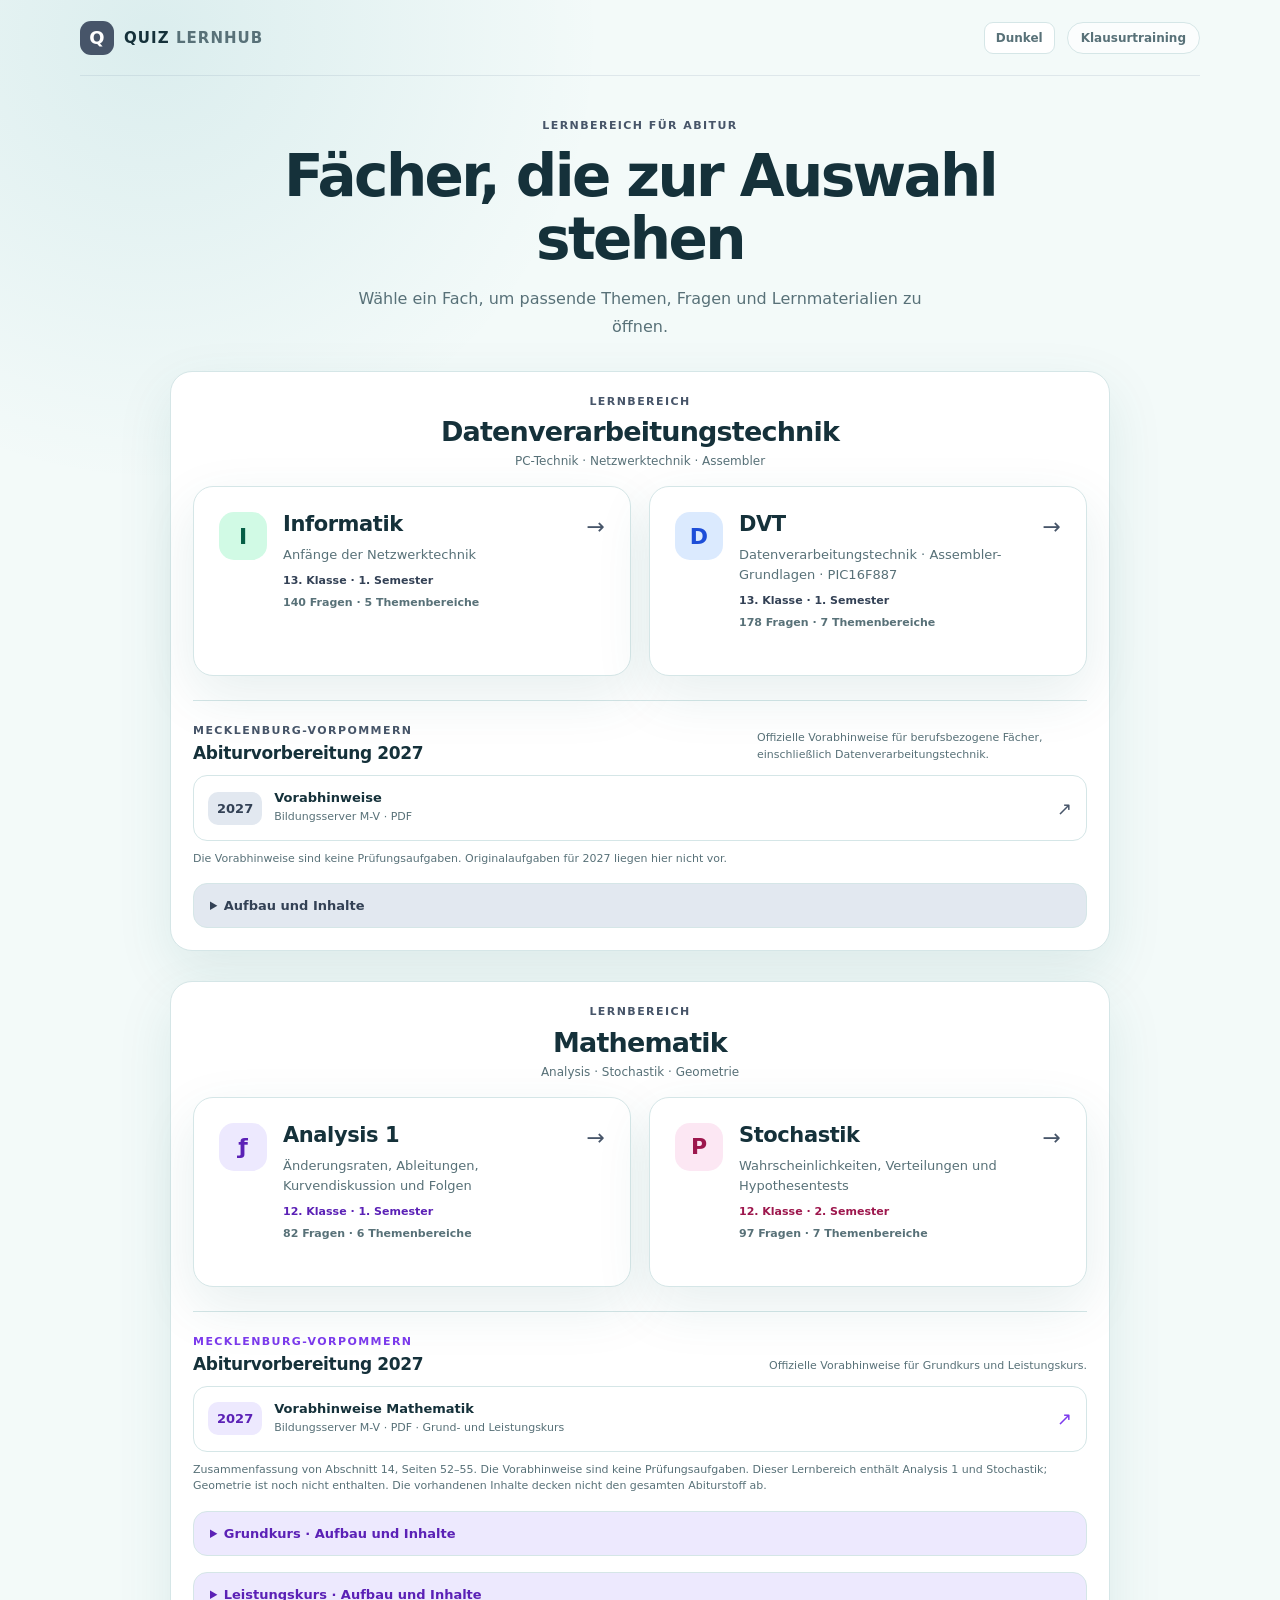
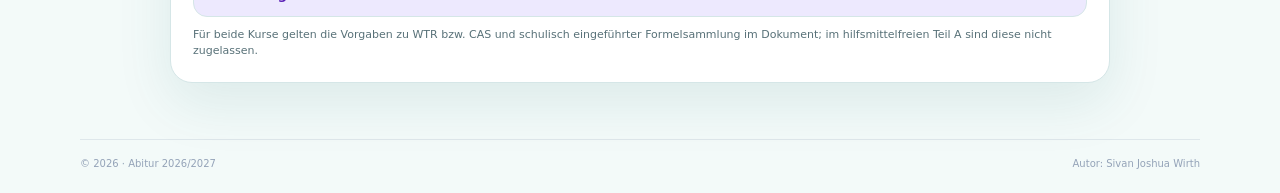
<file: index.html>
<!doctype html>
<html lang="de">
<head>
  <meta charset="utf-8">
  <meta name="viewport" content="width=device-width, initial-scale=1">
  <meta name="theme-color" content="#f4f7fb">
  <title>Quiz-Lernhub</title>
  <link rel="stylesheet" href="shared/style.css">
  <link rel="stylesheet" href="vendor/temml/Temml-Local.css">
  <script src="vendor/temml/temml.min.js" defer></script>
  <script src="shared/math-render.js" defer></script>
  <script src="Informatik-13-1/network-trainer.js" defer></script>
  <script src="Informatik-13-1/questions.js" defer></script>
  <script src="DVT-13-1/questions.js" defer></script>
  <script src="Mathematik-12-1/questions.js" defer></script>
  <script src="Mathematik-12-2/questions.js" defer></script>
  <script src="shared/app.js" defer></script>
</head>
<body>
  <div class="page-shell">
    <header class="topbar">
      <a class="brand" href="#" aria-label="Quiz-Lernhub">
        <span class="brand-mark">Q</span>
        <span>QUIZ <span class="brand-light">LERNHUB</span></span>
      </a>
      <div class="topbar-actions">
        <a id="learnGuideLink" class="header-link" href="#" hidden>Lernseite</a>
        <button id="themeToggle" class="theme-toggle" type="button" aria-label="Darstellung wechseln">Dunkel</button>
        <button id="backToHubButton" class="button button-secondary hub-return" type="button" hidden>Zurück zur Fachauswahl</button>
        <span class="course-tag">Klausurtraining</span>
      </div>
    </header>

    <main>
      <section id="hubView" class="view hub-view">
        <div class="hub-intro">
          <p class="eyebrow">Lernbereich für Abitur</p>
          <h1>Fächer, die zur Auswahl stehen</h1>
          <p class="intro">Wähle ein Fach, um passende Themen, Fragen und Lernmaterialien zu öffnen.</p>
        </div>
        <section class="subject-group" aria-labelledby="abiturGroupTitle">
          <div class="subject-group-heading">
            <p class="eyebrow">Lernbereich</p>
            <h2 id="abiturGroupTitle">Datenverarbeitungstechnik</h2>
            <p>PC-Technik · Netzwerktechnik · Assembler</p>
          </div>
          <div class="subject-grid" aria-label="Fachauswahl">
            <button class="subject-card subject-card-informatik" type="button" data-subject="informatik">
              <span class="subject-mark" aria-hidden="true">I</span>
              <span class="subject-card-copy">
                <strong>Informatik</strong>
                <span>Anfänge der Netzwerktechnik</span>
                <small class="subject-term">13. Klasse · 1. Semester</small>
                <small data-subject-stats="informatik"></small>
              </span>
              <span class="subject-arrow" aria-hidden="true">→</span>
            </button>
            <button class="subject-card subject-card-dvt" type="button" data-subject="dvt">
              <span class="subject-mark" aria-hidden="true">D</span>
              <span class="subject-card-copy">
                <strong>DVT</strong>
                <span>Datenverarbeitungstechnik · Assembler-Grundlagen · PIC16F887</span>
                <small class="subject-term">13. Klasse · 1. Semester</small>
                <small data-subject-stats="dvt"></small>
              </span>
              <span class="subject-arrow" aria-hidden="true">→</span>
            </button>
          </div>
          <section class="abitur-resources" aria-labelledby="abiturResourcesTitle">
            <div class="abitur-resources-heading">
              <div>
                <p class="eyebrow">Mecklenburg-Vorpommern</p>
                <h3 id="abiturResourcesTitle">Abiturvorbereitung 2027</h3>
              </div>
              <p>Offizielle Vorabhinweise für berufsbezogene Fächer, einschließlich Datenverarbeitungstechnik.</p>
            </div>
            <div class="abitur-resource-grid">
              <a class="abitur-resource" href="https://www.bildung-mv.de/export/sites/bildungsserver/.galleries/dokumente/pruefungen/Vorabhinweise_ABI-BB_2027.pdf" target="_blank" rel="noopener">
                <span class="abitur-year">2027</span>
                <span class="abitur-resource-copy"><strong>Vorabhinweise</strong><small>Bildungsserver M-V · PDF</small></span>
                <span class="abitur-resource-arrow" aria-hidden="true">↗</span>
              </a>
            </div>
            <p class="abitur-resource-note">Die Vorabhinweise sind keine Prüfungsaufgaben. Originalaufgaben für 2027 liegen hier nicht vor.</p>
            <details class="abitur-summary">
              <summary>Aufbau und Inhalte</summary>
              <p>Zusammenfassung der offiziellen Vorabhinweise, Abschnitt 4, Seiten 15–16:</p>
              <ul>
                <li><strong>Prüfung:</strong> Schriftlich, 300 Minuten; zwei Aufgabenblöcke, einer davon zur Programmierung.</li>
                <li><strong>Informatiksysteme:</strong> Prozessoren, Mainboards, Chipsätze, Busse und Schnittstellen, Speicher, Peripherie und Energieeffizienz.</li>
                <li><strong>Netzwerke:</strong> Medien, Geräte, Topologien und Protokolle; OSI und TCP/IP, WLAN, Netzwerksicherheit, IPv4/IPv6, Subnetting und VLANs sowie Datenschutz und Datenspeicherung.</li>
                <li><strong>Assembler:</strong> Physical Computing planen und programmieren, Programmabläufe als PAP oder Struktogramm darstellen und Transfer-, Arithmetik-, Sprung-, Logik- und Unterprogrammbefehle anwenden.</li>
                <li><strong>Hilfsmittel:</strong> Offline-PC mit Entwicklungsumgebung und Assembler-Simulation oder alternativ Microcomputer/Mikrocontroller; Software für grafische Programmabläufe, schulisch eingeführter Taschenrechner und Datenblätter. Die allgemeinen Vorgaben in Kapitel III gelten ebenfalls.</li>
              </ul>
            </details>
          </section>
        </section>
        <section class="subject-group" aria-labelledby="analysisGroupTitle">
          <div class="subject-group-heading">
            <p class="eyebrow">Lernbereich</p>
            <h2 id="analysisGroupTitle">Mathematik</h2>
            <p>Analysis · Stochastik · Geometrie</p>
          </div>
          <div class="subject-grid" aria-label="Mathematik-Fachauswahl">
            <button class="subject-card subject-card-mathe" type="button" data-subject="mathe">
              <span class="subject-mark" aria-hidden="true">ƒ</span>
              <span class="subject-card-copy">
                <strong>Analysis 1</strong>
                <span>Änderungsraten, Ableitungen, Kurvendiskussion und Folgen</span>
                <small class="subject-term">12. Klasse · 1. Semester</small>
                <small data-subject-stats="mathe"></small>
              </span>
              <span class="subject-arrow" aria-hidden="true">→</span>
            </button>
            <button class="subject-card subject-card-stochastik" type="button" data-subject="stochastik">
              <span class="subject-mark" aria-hidden="true">P</span>
              <span class="subject-card-copy">
                <strong>Stochastik</strong>
                <span>Wahrscheinlichkeiten, Verteilungen und Hypothesentests</span>
                <small class="subject-term">12. Klasse · 2. Semester</small>
                <small data-subject-stats="stochastik"></small>
              </span>
              <span class="subject-arrow" aria-hidden="true">→</span>
            </button>
          </div>
          <section id="mathe-vorabhinweise" class="abitur-resources abitur-resources-mathe" aria-labelledby="mathAbiturTitle">
            <div class="abitur-resources-heading">
              <div>
                <p class="eyebrow">Mecklenburg-Vorpommern</p>
                <h3 id="mathAbiturTitle">Abiturvorbereitung 2027</h3>
              </div>
              <p>Offizielle Vorabhinweise für Grundkurs und Leistungskurs.</p>
            </div>
            <div class="abitur-resource-grid">
              <a class="abitur-resource" href="https://www.bildung-mv.de/export/sites/bildungsserver/.galleries/dokumente/pruefungen/Vorabhinweise_ABI-AB_2027.pdf#page=54" target="_blank" rel="noopener">
                <span class="abitur-year">2027</span>
                <span class="abitur-resource-copy"><strong>Vorabhinweise Mathematik</strong><small>Bildungsserver M-V · PDF · Grund- und Leistungskurs</small></span>
                <span class="abitur-resource-arrow" aria-hidden="true">↗</span>
              </a>
            </div>
            <p class="abitur-resource-note">Zusammenfassung von Abschnitt 14, Seiten 52–55. Die Vorabhinweise sind keine Prüfungsaufgaben. Dieser Lernbereich enthält Analysis 1 und Stochastik; Geometrie ist noch nicht enthalten. Die vorhandenen Inhalte decken nicht den gesamten Abiturstoff ab.</p>
            <details class="abitur-summary">
              <summary>Grundkurs · Aufbau und Inhalte</summary>
              <ul>
                <li><strong>Zeit:</strong> 285 Minuten einschließlich Auswahlzeit; Teil A höchstens 100 Minuten.</li>
                <li><strong>Teil A:</strong> Hilfsmittelfrei; drei Pflichtaufgaben und je eine Wahlaufgabe aus zwei Aufgabengruppen. Jede bearbeitete Aufgabe zählt 5 BE.</li>
                <li><strong>Teil B:</strong> Mit Hilfsmitteln; Analysis als Pflichtaufgabe (25 BE), dazu je eine Wahlaufgabe in Geometrie und Stochastik (je 15 BE). Insgesamt 80 BE.</li>
                <li><strong>Inhalte:</strong> Keine Rahmenplaninhalte ausgeschlossen; in Analysis werden in Teil B nur ganzrationale Funktionen und Exponentialfunktionen zur Basis e betrachtet.</li>
              </ul>
            </details>
            <details class="abitur-summary">
              <summary>Leistungskurs · Aufbau und Inhalte</summary>
              <ul>
                <li><strong>Zeit:</strong> 330 Minuten einschließlich Auswahlzeit; Teil A höchstens 110 Minuten.</li>
                <li><strong>Teil A:</strong> Hilfsmittelfrei; vier Pflichtaufgaben und zwei Wahlaufgaben aus Aufgabengruppe 2. Jede bearbeitete Aufgabe zählt 5 BE.</li>
                <li><strong>Teil B:</strong> Mit Hilfsmitteln; Analysis als Pflichtaufgabe (30 BE), dazu je eine Wahlaufgabe in Geometrie und Stochastik (je 20 BE). Insgesamt 100 BE.</li>
                <li><strong>Inhalte:</strong> Keine im Rahmenplan genannten Inhalte ausgeschlossen.</li>
              </ul>
            </details>
            <p class="abitur-resource-note">Für beide Kurse gelten die Vorgaben zu WTR bzw. CAS und schulisch eingeführter Formelsammlung im Dokument; im hilfsmittelfreien Teil A sind diese nicht zugelassen.</p>
          </section>
        </section>
      </section>

      <section id="startView" class="view start-view" hidden>
        <form id="startForm" class="setup-card">
          <div class="card-heading">
            <div>
              <p id="subjectEyebrow" class="eyebrow">Fach auswählen</p>
              <h2 id="subjectTitle">Quiz einrichten</h2>
            </div>
            <span id="durationBadge" class="duration-badge">max. 90 min</span>
          </div>

          <div class="field-row">
            <span class="field-label">Kategorien</span>
            <div class="category-actions">
              <button id="selectAllCategories" class="text-button" type="button">Alle auswählen</button>
              <button id="clearCategories" class="text-button" type="button">Alle abwählen</button>
            </div>
          </div>
          <div id="categoryGrid" class="category-grid" aria-label="Quizkategorien"></div>

          <label class="field-label" for="countSelect">Aufgaben im Durchlauf</label>
          <select id="countSelect" class="select-control">
            <option value="25" selected>25 Aufgaben · 50 min</option>
            <option value="20">20 Aufgaben · 40 min</option>
            <option value="15">15 Aufgaben · 30 min</option>
            <option value="10">10 Aufgaben · 20 min</option>
          </select>

          <label class="field-label" for="difficultyMode">Schwierigkeitsmix</label>
          <select id="difficultyMode" class="select-control">
            <option value="balanced">Ausgewogen · alle Stufen</option>
            <option value="challenging">Mehr schwere und Knobelaufgaben</option>
            <option value="warmup">Nur Leicht &amp; Mittel · zum Warmwerden</option>
            <option value="hardKnobel">Nur Schwer &amp; Knobel · Härtetest</option>
          </select>

          <label class="field-label" for="quizMode">Quizmodus</label>
          <select id="quizMode" class="select-control">
            <option value="exam">Klausurmodus · Feedback am Ende</option>
            <option value="learning">Lernmodus · Sofort-Feedback</option>
            <option value="flashcards">Karteikarten · Lösung aufdecken</option>
            <option value="strict">Strenge Prüfungssimulation · 90 min</option>
          </select>

          <div class="setup-note">
            <span class="note-icon" aria-hidden="true">i</span>
            <p id="setupNoteText">Die Bearbeitungszeit beträgt 2 Minuten pro Aufgabe, maximal 90 Minuten.</p>
          </div>
          <button class="button button-primary button-wide" type="submit">Quiz starten <span aria-hidden="true">→</span></button>
        </form>

        <div id="topicShortcuts" class="topic-strip" aria-label="Themen-Schnellfilter"></div>
      </section>

      <section id="quizView" class="view quiz-view" hidden>
        <div class="quiz-header">
          <div>
            <p class="eyebrow" id="quizTopicLabel">Prüfungssimulation</p>
            <h1>Aufgabe <span id="currentNumber">1</span><span class="heading-muted"> / <span id="totalNumber">25</span></span></h1>
          </div>
          <div class="timer-card" id="timerCard" role="timer" aria-live="polite">
            <span class="timer-label">Verbleibende Zeit</span>
            <strong id="timerDisplay">90:00</strong>
          </div>
          <button class="button button-secondary quiz-hub-return" type="button" data-back-to-hub>← Fachauswahl</button>
        </div>

        <div class="progress-track" aria-label="Quizfortschritt">
          <div id="progressBar" class="progress-bar"></div>
        </div>

        <div class="quiz-layout">
          <aside class="question-sidebar">
            <div class="sidebar-title">
              <h2>Übersicht</h2>
              <span id="answeredCount">0 beantwortet</span>
            </div>
            <div id="questionGrid" class="question-grid" aria-label="Aufgabennavigation"></div>
            <div class="legend"><span class="legend-dot done"></span> beantwortet <span class="legend-dot current"></span> aktuell</div>
          </aside>

          <section class="question-panel" aria-live="polite">
            <div class="question-meta">
              <span id="questionCategory" class="topic-pill"></span>
              <span id="questionType" class="type-label"></span>
              <span id="questionDifficulty" class="difficulty-pill"></span>
              <span id="questionPoints" class="points-label"></span>
            </div>
            <h2 id="questionPrompt" class="question-prompt"></h2>
            <div id="questionNetwork" class="question-network" hidden></div>
            <pre id="questionCode" class="code-block" hidden><code></code></pre>
            <div id="questionTools" class="question-tools">
              <button id="tipButton" class="button button-tip" type="button" aria-expanded="false">Tipp anzeigen</button>
              <button id="unsureButton" class="button button-unsure" type="button" aria-pressed="false">◇ Unsicher / später prüfen</button>
            </div>
            <aside id="tipPanel" class="tip-panel" hidden></aside>
            <div id="questionContent" class="question-content"></div>
            <div id="flashcardControls" class="flashcard-controls" hidden>
              <button id="flashcardRevealButton" class="button button-primary" type="button">Lösung aufdecken</button>
              <div id="flashcardRating" class="flashcard-rating" hidden>
                <p>Wie sicher wusstest du die Antwort?</p>
                <div class="flashcard-rating-actions">
                  <button class="button button-secondary" type="button" data-flashcard-rating="known" aria-pressed="false">Gewusst</button>
                  <button class="button button-secondary" type="button" data-flashcard-rating="review" aria-pressed="false">Noch üben</button>
                </div>
              </div>
            </div>
            <div id="instantFeedback" class="instant-feedback" hidden aria-live="polite"></div>
            <p id="keyboardHint" class="keyboard-hint">Tastatur: 1–7 Antwort wählen/umschalten · ←/→ oder P/N zurück/weiter · Pos1/Ende zur ersten/letzten Aufgabe · T Tipp · U unsicher markieren · Esc Tipp schließen · Strg/⌘+Enter öffnet den Abgabe-Dialog (ohne Eingabefeld-Fokus)</p>
            <div class="question-navigation">
              <button id="prevButton" class="button button-secondary" type="button">← Zurück</button>
              <button id="nextButton" class="button button-secondary" type="button">Weiter →</button>
            </div>
          </section>
        </div>

        <footer class="quiz-footer">
          <span id="footerProgress">0 von 25 beantwortet</span>
          <button id="submitButton" class="button button-submit" type="button">Quiz abgeben</button>
        </footer>
      </section>

      <section id="resultView" class="view result-view" hidden>
        <div class="result-heading">
          <p class="eyebrow">Auswertung</p>
          <h1 id="resultTitle">Quiz abgeschlossen</h1>
          <p id="resultSubtitle" class="intro"></p>
        </div>

        <div class="result-summary">
          <article class="score-card score-primary">
            <span id="primaryScoreLabel">Notenpunkte</span>
            <strong id="gradePoints">—</strong>
            <small id="gradeName">—</small>
          </article>
          <article class="score-card">
            <span>Ergebnis</span>
            <strong id="scoreValue">—</strong>
            <small id="percentValue">—</small>
          </article>
          <article class="score-card">
            <span id="answerMetricLabel">Richtige Antworten</span>
            <strong id="correctValue">—</strong>
            <small id="resultTime">—</small>
          </article>
          <article class="score-card score-unsure">
            <span id="uncertainMetricLabel">Unsicher markiert</span>
            <strong id="unsureValue">—</strong>
            <small id="unsureCorrectValue">—</small>
          </article>
        </div>

        <section class="category-results" aria-labelledby="categoryResultsTitle">
          <h2 id="categoryResultsTitle">Trefferquote nach Kategorie</h2>
          <div id="categoryResults" class="category-results-list"></div>
        </section>

        <div class="result-actions">
          <button id="restartButton" class="button button-primary" type="button">Neues Quiz starten</button>
          <button id="repeatWrongButton" class="button button-secondary" type="button" disabled>Falsche Antworten wiederholen</button>
          <button id="repeatLuckyButton" class="button button-secondary" type="button" disabled>Unsichere richtige Antworten wiederholen</button>
          <button id="toggleReviewButton" class="button button-secondary" type="button">Lösungen ansehen</button>
        </div>
        <section id="reviewSection" class="review-section" hidden>
          <h2>Aufgaben und Lösungen</h2>
          <div id="reviewList" class="review-list"></div>
          <section id="uncertainSection" class="uncertain-section" hidden>
            <h2>Unsicher markiert · separat prüfen</h2>
            <div id="uncertainReviewList" class="review-list"></div>
          </section>
        </section>
      </section>
    </main>

    <dialog id="submitDialog" class="confirm-dialog" aria-labelledby="submitDialogTitle">
      <form method="dialog">
        <p class="eyebrow">Quiz abgeben</p>
        <h2 id="submitDialogTitle">Möchtest du wirklich abgeben?</h2>
        <p id="submitDialogText" class="confirm-dialog-text"></p>
        <div class="confirm-dialog-actions">
          <button id="cancelSubmitButton" class="button button-secondary" value="cancel">Weiterarbeiten</button>
          <button id="confirmSubmitButton" class="button button-primary" value="confirm">Jetzt abgeben</button>
        </div>
      </form>
    </dialog>

    <footer class="site-footer">
      <span>© 2026 · Abitur 2026/2027</span>
      <span>Autor: Sivan Joshua Wirth</span>
    </footer>
  </div>
  <script src="shared/theme.js" defer></script>
</body>
</html>
</file>
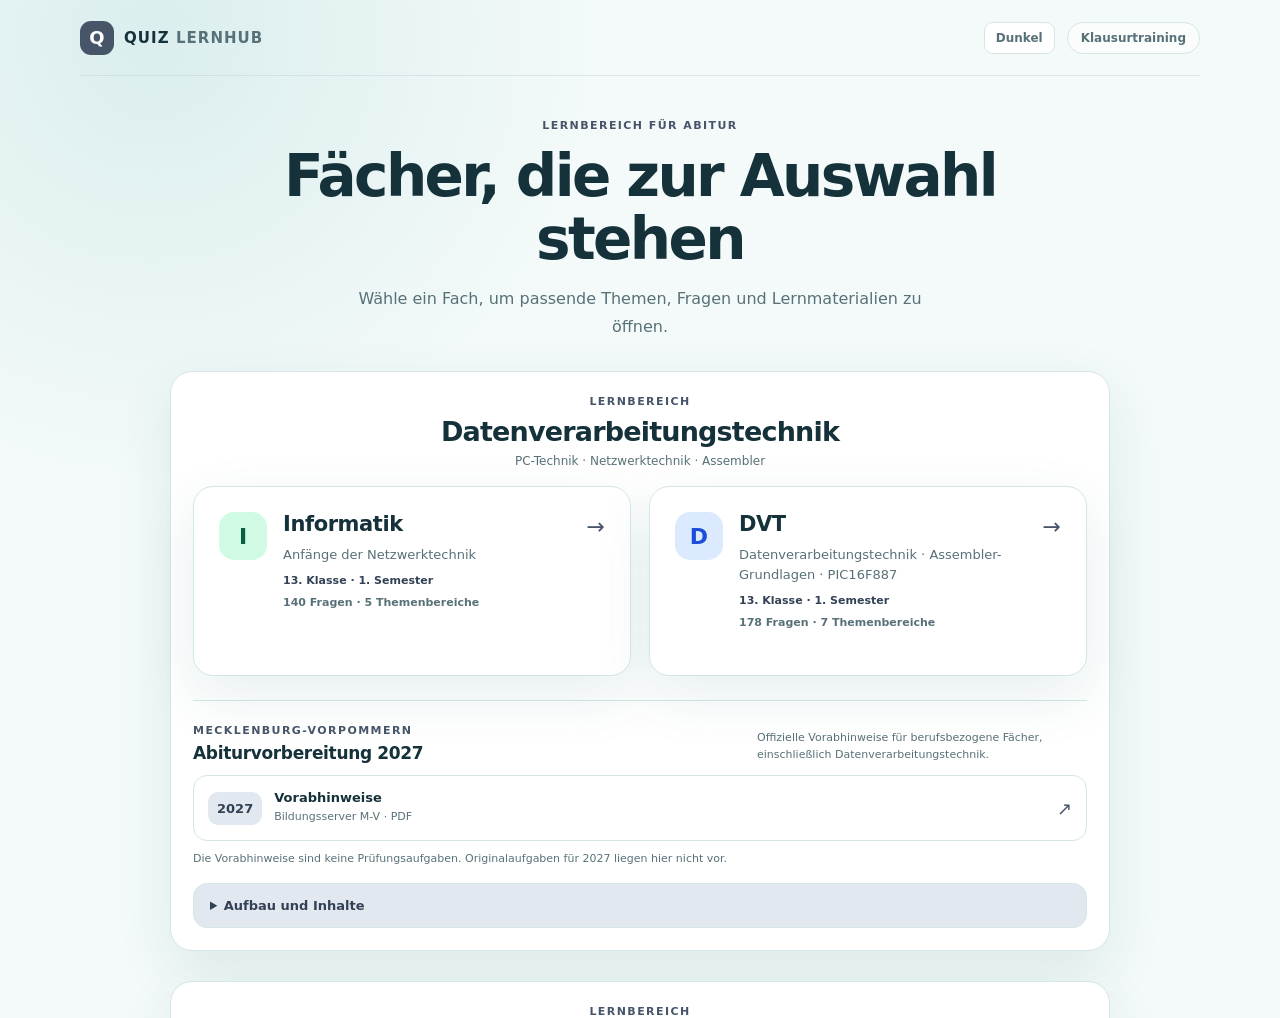
<file: DVT-13-1/index.html>
<!doctype html>
<html lang="de">
<head>
  <meta charset="utf-8">
  <meta http-equiv="refresh" content="0; url=../index.html">
  <meta name="viewport" content="width=device-width, initial-scale=1">
  <title>DVT · gemeinsamer Lernhub</title>
</head>
<body>
  <p>Der gemeinsame Lernhub befindet sich hier: <a href="../index.html">DVT auswählen</a>.</p>
</body>
</html>
</file>
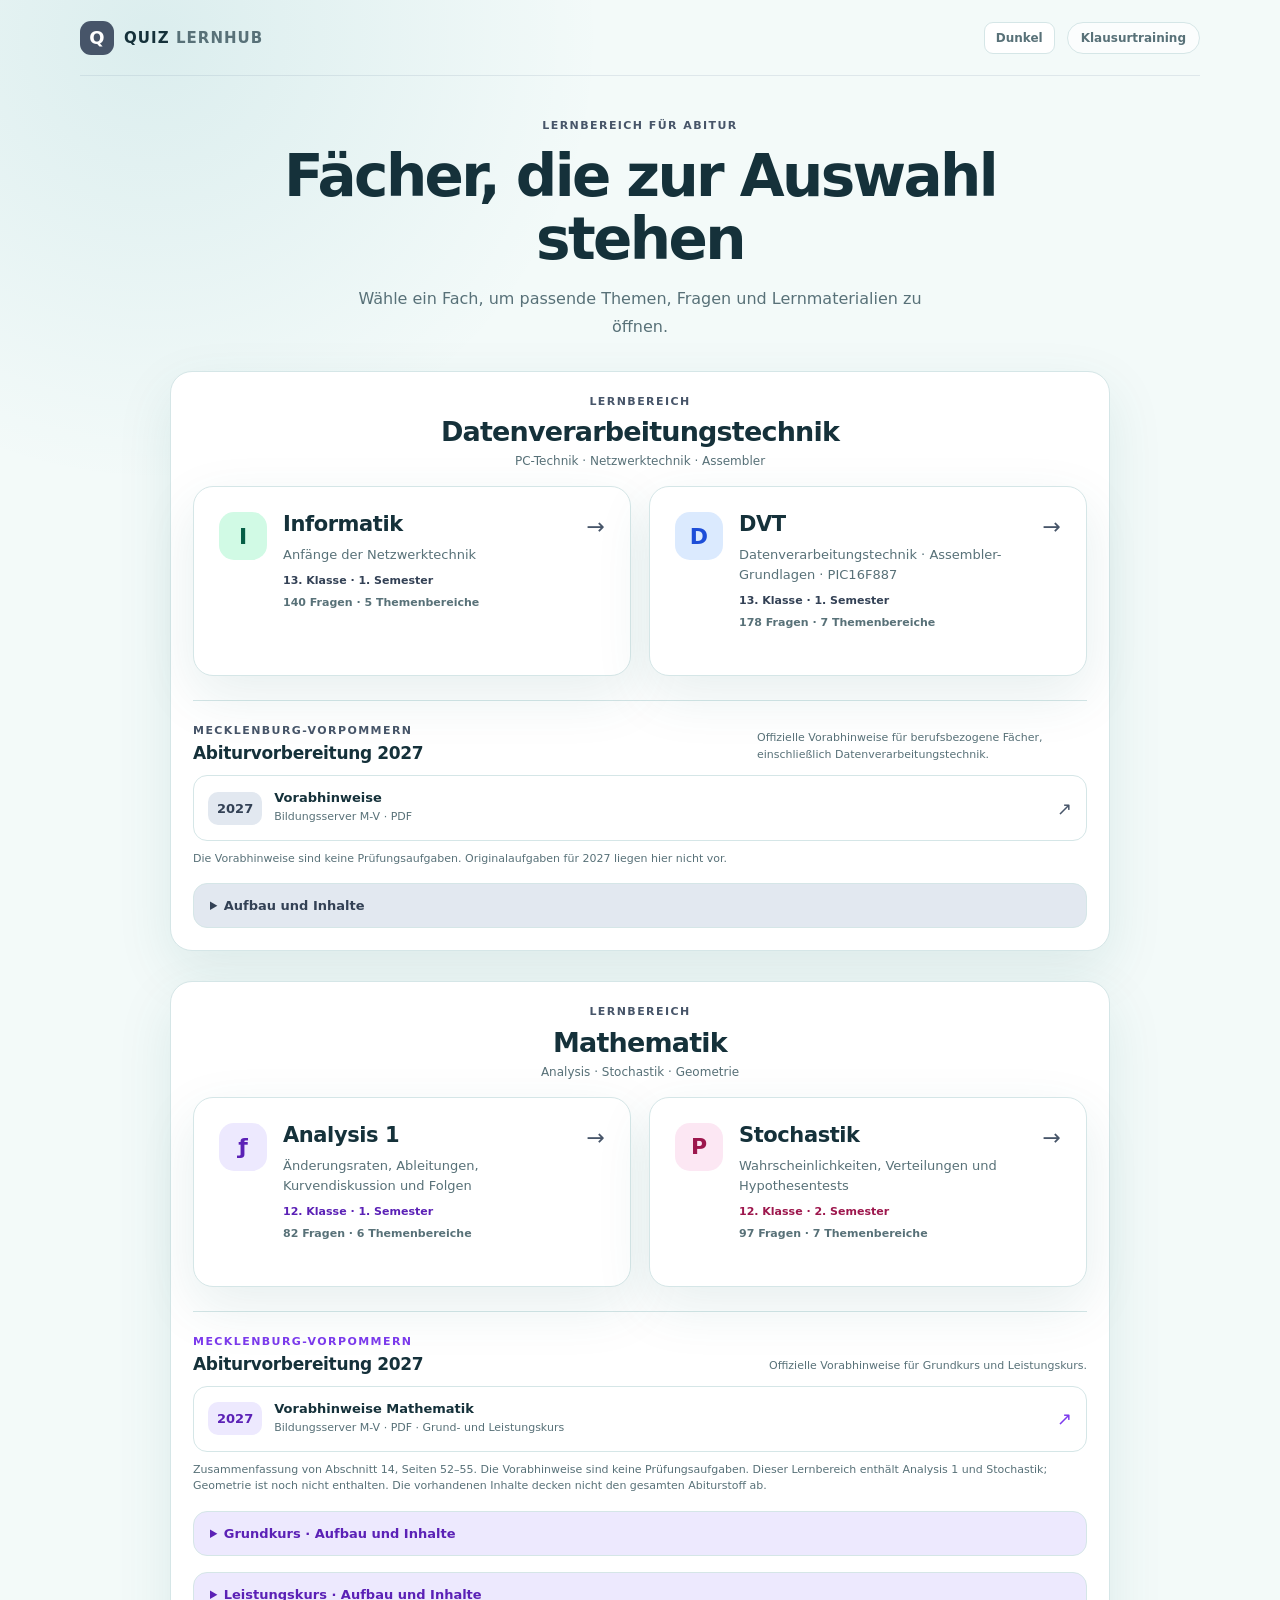
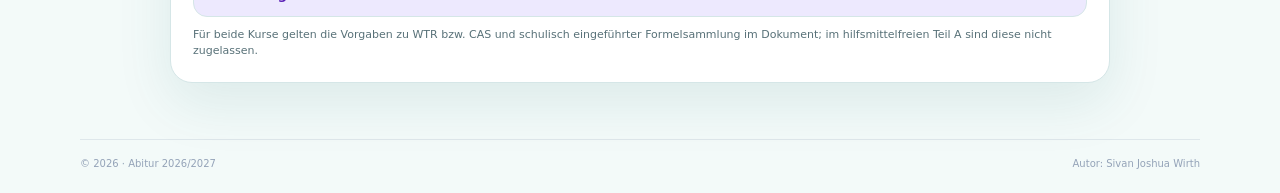
<file: Informatik-13-1/index.html>
<!doctype html>
<html lang="de">
<head>
  <meta charset="utf-8">
  <meta http-equiv="refresh" content="0; url=../index.html">
  <meta name="viewport" content="width=device-width, initial-scale=1">
  <title>Informatik · gemeinsamer Lernhub</title>
</head>
<body>
  <p>Der gemeinsame Lernhub befindet sich hier: <a href="../index.html">Informatik auswählen</a>.</p>
</body>
</html>
</file>
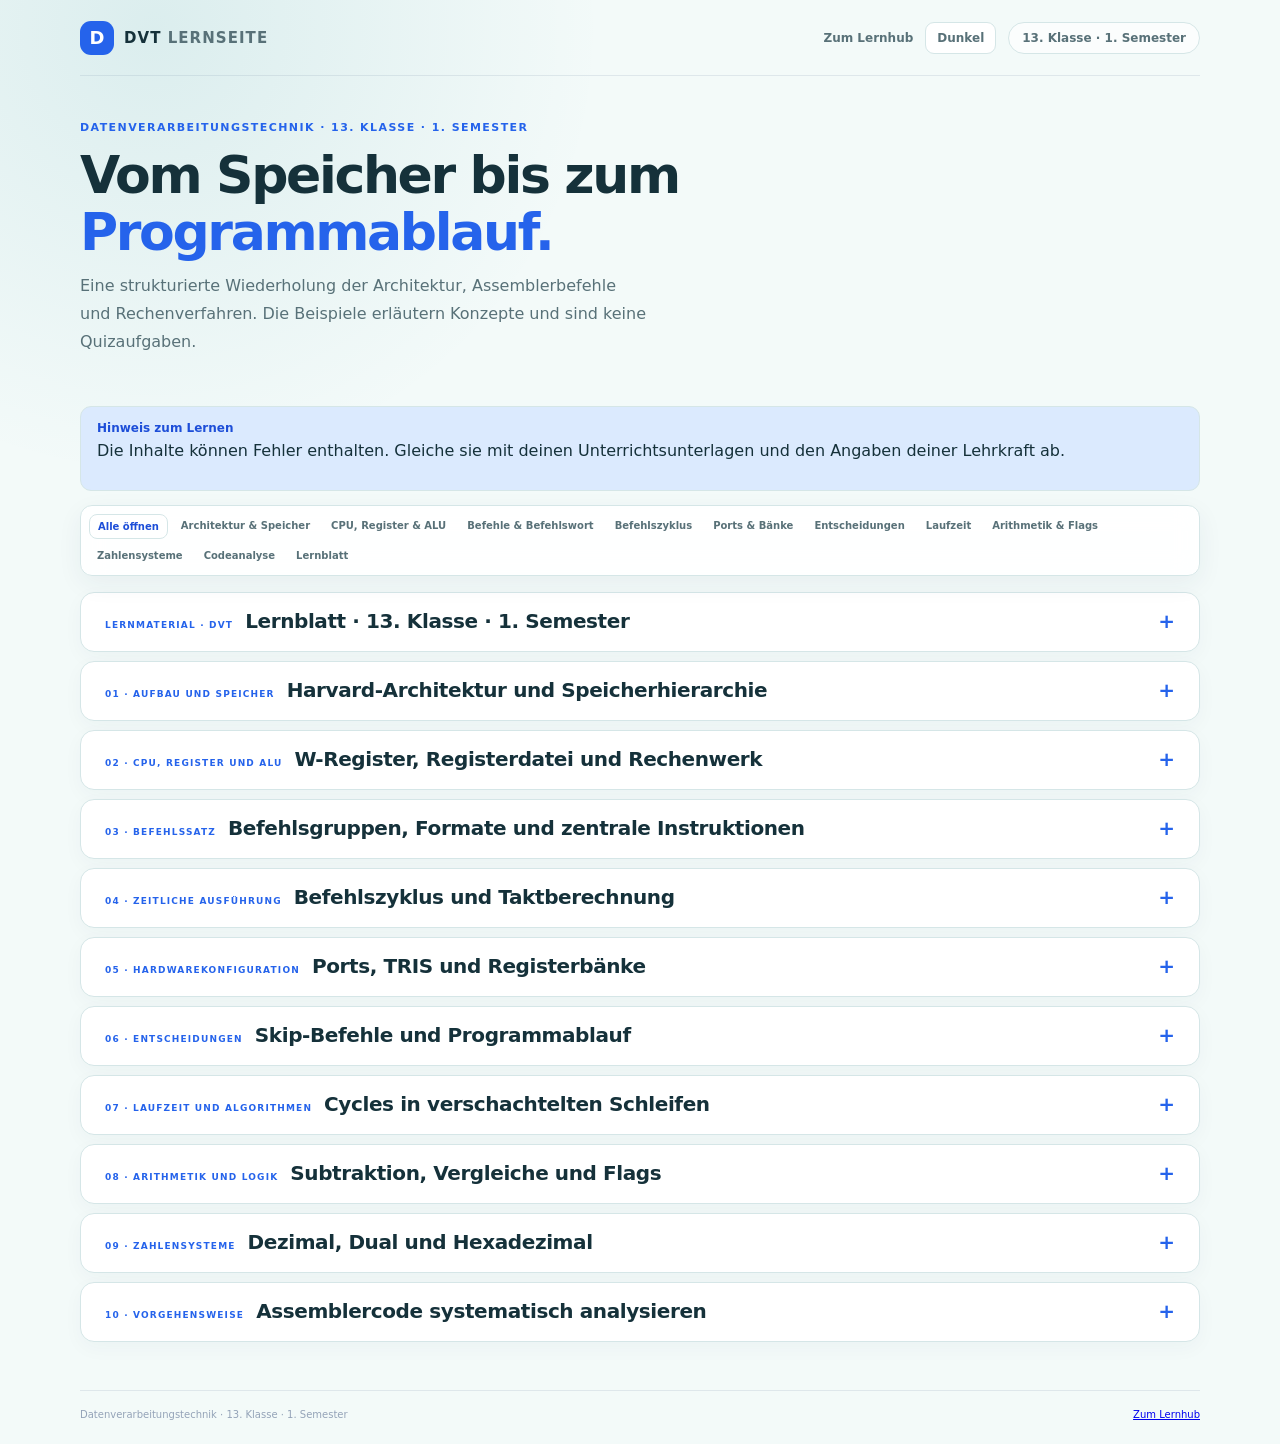
<file: DVT-13-1/lernseite.html>
<!doctype html>
<html lang="de">
<head>
  <meta charset="utf-8">
  <meta name="viewport" content="width=device-width, initial-scale=1">
  <meta name="theme-color" content="#f4f7fb">
  <title>Datenverarbeitungstechnik · 13. Klasse · 1. Semester</title>
  <link rel="stylesheet" href="../shared/style.css">
  <link rel="stylesheet" href="../shared/learn.css">
  <script src="../shared/theme.js" defer></script>
  <script src="../shared/learn-page.js" defer></script>
  <script src="learn-calculator.js" defer></script>
</head>
<body class="theme-dvt">
  <div class="page-shell">
    <header class="topbar">
      <a class="brand" href="../index.html" aria-label="Zurück zum Lernhub">
        <span class="brand-mark">D</span>
        <span>DVT <span class="brand-light">LERNSEITE</span></span>
      </a>
      <div class="topbar-actions">
        <a class="header-link" href="../index.html">Zum Lernhub</a>
        <button id="themeToggle" class="theme-toggle" type="button" aria-label="Darstellung wechseln">Dunkel</button>
        <span class="course-tag">13. Klasse · 1. Semester</span>
      </div>
    </header>

    <main class="learn-layout">
      <header class="learn-hero">
        <p class="eyebrow">Datenverarbeitungstechnik · 13. Klasse · 1. Semester</p>
        <h1>Vom Speicher bis zum <span>Programmablauf.</span></h1>
        <p class="intro">Eine strukturierte Wiederholung der Architektur, Assemblerbefehle und Rechenverfahren. Die Beispiele erläutern Konzepte und sind keine Quizaufgaben.</p>
      </header>

      <aside class="learn-callout">
        <strong>Hinweis zum Lernen</strong>
        <p>Die Inhalte können Fehler enthalten. Gleiche sie mit deinen Unterrichtsunterlagen und den Angaben deiner Lehrkraft ab.</p>
      </aside>

      <nav class="learn-nav" aria-label="Kapitelübersicht">
        <button id="toggleAllChapters" class="learn-nav-toggle" type="button">Alle öffnen</button>
        <a href="#architektur">Architektur & Speicher</a>
        <a href="#cpu">CPU, Register & ALU</a>
        <a href="#befehle">Befehle & Befehlswort</a>
        <a href="#zyklus">Befehlszyklus</a>
        <a href="#hardware">Ports & Bänke</a>
        <a href="#verzweigungen">Entscheidungen</a>
        <a href="#laufzeit">Laufzeit</a>
        <a href="#arithmetik">Arithmetik & Flags</a>
        <a href="#zahlen">Zahlensysteme</a>
        <a href="#codeanalyse">Codeanalyse</a>
        <a href="#lernblatt">Lernblatt</a>
      </nav>

      <article class="learn-content">
        <details id="lernblatt" class="learn-section">
          <summary><span class="eyebrow">Lernmaterial · DVT</span><span class="learn-section-title">Lernblatt · 13. Klasse · 1. Semester</span></summary>
          <p>Das Lernblatt zu den Assembler-Grundlagen direkt ansehen oder separat öffnen.</p>
          <a class="learn-pdf-link" href="DVT%20Klausur%202%2013-1.pdf" target="_blank" rel="noopener">Lernblatt als PDF öffnen ↗</a>
          <iframe class="learn-pdf" src="DVT%20Klausur%202%2013-1.pdf" title="DVT-Lernblatt, 13. Klasse, 1. Semester" loading="lazy"></iframe>
          <p>Wird die Vorschau nicht angezeigt, öffne das Lernblatt über den Link.</p>
        </details>
        <details id="architektur" class="learn-section">
          <summary><span class="eyebrow">01 · Aufbau und Speicher</span><span class="learn-section-title">Harvard-Architektur und Speicherhierarchie</span></summary>
          <p>Der PIC16F887 verwendet eine <strong>Harvard-Architektur</strong>: Programmbefehle und Daten liegen in physisch getrennten Speichern. Dadurch können Befehlsabruf und Datenzugriff auf getrennten Wegen stattfinden. Eine Von-Neumann-Architektur nutzt dagegen einen gemeinsamen Speicher und gemeinsame Übertragungswege für Code und Daten; das ist einfacher und flexibler, kann aber zu einem Engpass auf dem gemeinsamen Bus führen.</p>
          <div class="table-wrap">
            <table>
              <thead><tr><th>Merkmal</th><th>Harvard</th><th>Von Neumann</th></tr></thead>
              <tbody>
                <tr><th>Programm- und Datenspeicher</th><td>Getrennt</td><td>Gemeinsam adressiert</td></tr>
                <tr><th>Zugriffswege</th><td>Getrennte Busse; Zugriffe können sich überlappen</td><td>Gemeinsamer Weg; Zugriffe konkurrieren eher</td></tr>
                <tr><th>Typische Stärke</th><td>Hoher Befehlsdurchsatz in Mikrocontrollern</td><td>Einfaches, einheitliches Speichermodell</td></tr>
                <tr><th>Typische Einschränkung</th><td>Programm- und Datenräume sind weniger einheitlich</td><td>Gemeinsamer Bus kann den Durchsatz begrenzen</td></tr>
              </tbody>
            </table>
          </div>
          <p>Die <strong>CPU</strong> verarbeitet Befehle und steuert den Ablauf. Der Programmspeicher liefert Befehlswörter; der Datenspeicher hält Register und Variablen. Die <strong>I/O-Einheit</strong> verbindet interne Peripherie mit den Pins. Der <strong>Adressbus</strong> wählt eine Speicherstelle, der <strong>Datenbus</strong> transportiert Werte und der <strong>Steuerbus</strong> überträgt Signale wie Lesen, Schreiben oder Interrupt-Steuerung.</p>

          <h3>Speicherarten und ihre Verwendung</h3>
          <div class="table-wrap">
            <table>
              <thead><tr><th>Speicher</th><th>Flüchtig?</th><th>Prinzip und Verwendung</th></tr></thead>
              <tbody>
                <tr><th>SRAM</th><td>Ja</td><td>Statische Speicherzellen halten Daten ohne Refresh, solange Versorgung anliegt. Schneller Arbeitsspeicher für Variablen und Zwischenergebnisse.</td></tr>
                <tr><th>DRAM</th><td>Ja</td><td>Ladung in Kondensatoren muss regelmäßig aufgefrischt werden. Hohe Speicherdichte, typisch für Hauptspeicher größerer Rechner.</td></tr>
                <tr><th>Flash</th><td>Nein</td><td>Elektrische Ladung in Speicherzellen bleibt ohne Versorgung erhalten. Nichtflüchtiger Programmspeicher, blockweise lösch- und neu beschreibbar.</td></tr>
                <tr><th>EEPROM</th><td>Nein</td><td>Elektrisch lösch- und beschreibbarer nichtflüchtiger Speicher, für kleine Datenmengen wie Einstellungen und Kalibrierwerte.</td></tr>
                <tr><th>ROM</th><td>Nein</td><td>Nur lesbarer, dauerhaft gespeicherter Inhalt; der Begriff bezeichnet allgemein einen nichtflüchtigen Nur-Lese-Speicher.</td></tr>
                <tr><th>PROM</th><td>Nein</td><td>Programmierbarer ROM, der einmalig beschrieben wird; danach ist der Inhalt nicht regulär änderbar.</td></tr>
              </tbody>
            </table>
          </div>
          <div class="learn-callout">
            <strong>Kenndaten des PIC16F887</strong>
            <ul>
              <li>Programmspeicher: 8192 Wörter zu je 14 Bit (8K × 14 Bit Flash).</li>
              <li>Datenspeicher: 368 Byte SRAM als GPR für Variablen; SFR steuern CPU und Peripherie.</li>
              <li>Daten-EEPROM: 256 Byte, nichtflüchtig.</li>
              <li>Hardware-Stack: acht Ebenen für Rücksprungadressen, kein frei adressierbarer Variablen-RAM.</li>
              <li>Befehlssatz: 35 elementare Befehle.</li>
            </ul>
          </div>
          <p>Ein Datenregister ist <strong>8 Bit</strong> breit, ein Programmbefehl des PIC dagegen <strong>14 Bit</strong>. Die Wortbreiten sind verschieden, weil Befehle neben dem Operationscode auch Register-, Bit-, Literal- oder Adressfelder enthalten.</p>
          <p>Die 8192 Programmspeicherplätze sind Befehlswörter und nicht 8192 Bytes. Der Zugriff auf den Daten-EEPROM erfolgt über spezielle Steuerregister und ist ein eigener Vorgang; die Werte bleiben zwar ohne Versorgung erhalten, aber Schreibvorgänge sind nicht unbegrenzt oft möglich. Für Variablen, die sich während jedes Programmlaufs ändern, ist deshalb der SRAM vorgesehen.</p>
          <p>Stell dir ein Programm vor, das einen Tastendruck zählt und den letzten Zählerstand dauerhaft speichern soll: Die auszuführenden Befehle liegen im Flash-Programmspeicher. Den aktuellen, häufig veränderten Zähler hält ein GPR im SRAM. Soll der Stand nach dem Ausschalten erhalten bleiben, muss das Programm ihn ausdrücklich im EEPROM speichern; der SRAM-Inhalt allein reicht dafür nicht.</p>
        </details>

        <details id="cpu" class="learn-section">
          <summary><span class="eyebrow">02 · CPU, Register und ALU</span><span class="learn-section-title">W-Register, Registerdatei und Rechenwerk</span></summary>
          <p>Das <strong>W-Register</strong> (Working Register) ist der zentrale 8-Bit-Akkumulator. Viele Befehle lesen einen Wert aus W und einem File-Register oder schreiben ein Ergebnis zurück in W beziehungsweise in das File-Register. Das Zieloperand <code>W</code> wählt das Arbeitsregister, <code>F</code> das File-Register.</p>
          <p>Die Registerdatei unterscheidet <strong>GPR</strong> (General Purpose Register) für Variablen und Zwischenergebnisse von <strong>SFR</strong> (Special Function Register) mit festgelegten Steuer- und Statusfunktionen. Beispiele für SFR sind STATUS, PORTB, TRISB und der Program Counter. Nicht jede Registeradresse ist daher ein frei nutzbarer GPR.</p>
          <p>Die <strong>ALU</strong> führt arithmetische Operationen (Addieren, Subtrahieren, Inkrementieren, Dekrementieren), logische Operationen (AND, OR, XOR, Komplement), Vergleiche über Rechenergebnisse sowie Bitmanipulationen aus. Dazu gehören auch Rotationen über das Carry-Bit, etwa <code>RLF</code> und <code>RRF</code>.</p>
          <h3>STATUS-Register</h3>
          <div class="table-wrap">
            <table>
              <thead><tr><th>Bit/Feld</th><th>Bedeutung</th></tr></thead>
              <tbody>
                <tr><th>7 · IRP</th><td>Bankauswahl für indirekte Adressierung über FSR/INDF.</td></tr>
                <tr><th>6:5 · RP1:RP0</th><td>Bankauswahl für direkten Registerzugriff: 00 Bank 0, 01 Bank 1, 10 Bank 2, 11 Bank 3.</td></tr>
                <tr><th>4 · TO</th><td>TO=0 nach einem Watchdog-Timeout; TO=1 nach CLRWDT oder Reset.</td></tr>
                <tr><th>3 · PD</th><td>PD=0 nach SLEEP; PD=1 nach CLRWDT oder Reset.</td></tr>
                <tr><th>2 · Z</th><td>Zero: wird bei einem unterstützenden ALU-Befehl gesetzt, wenn das Ergebnis 0 ist.</td></tr>
                <tr><th>1 · DC</th><td>Digit Carry: Übertrag zwischen Bit 3 und Bit 4 bei Addition; bei Subtraktion bedeutet DC=1 kein Borrow aus dem unteren Halbbyte, DC=0 einen Borrow.</td></tr>
                <tr><th>0 · C</th><td>Carry bei Addition; bei Subtraktion bedeutet C=1 „kein Borrow“ und C=0 „Borrow“.</td></tr>
              </tbody>
            </table>
          </div>
          <p>Die STATUS-Flags sind kein allgemeines Vorzeichen- oder Overflow-System. Insbesondere besitzt der PIC16F887 kein allgemeines signed-Overflow-Flag. Vorzeichenbehaftete Werte werden bei Bedarf durch Interpretation ihrer Zweierkomplementdarstellung erkannt. Nicht jeder Befehl verändert Z, DC oder C: Die Befehlsbeschreibung legt fest, welche Flags aktualisiert werden.</p>
          <p>Ein Flag ist eine zusätzliche Information über eine Operation und kein eigener Teil des gespeicherten Ergebnisses. Welchen Wert es beschreibt, hängt vom letzten Befehl ab, der genau dieses Flag verändert hat. Wer nach mehreren Instruktionen eine Bedingung untersucht, muss deshalb zurückverfolgen, welche Instruktion das getestete Flag zuletzt gesetzt oder gelöscht hat.</p>
          <div class="table-wrap">
            <table>
              <thead><tr><th>Befehl / Gruppe</th><th>Typische STATUS-Wirkung</th><th>Worauf achten?</th></tr></thead>
              <tbody>
                <tr><th><code>addwf</code></th><td>C, DC und Z werden aktualisiert.</td><td>C ist der Übertrag aus Bit 7, DC der Halbbyte-Übertrag.</td></tr>
                <tr><th><code>subwf</code></th><td>C, DC und Z werden aktualisiert.</td><td>C=1 bedeutet „kein Borrow“.</td></tr>
                <tr><th><code>andwf</code>, <code>xorwf</code>, <code>comf</code>, <code>movf</code></th><td>Z folgt dem Ergebnis; C und DC werden nicht als allgemeine Ergebnisflags verwendet.</td><td>Ein Ergebnis von 0 setzt Z.</td></tr>
                <tr><th><code>movwf</code>, <code>movlw</code>, <code>decfsz</code></th><td>Die Rechenflags bleiben unverändert.</td><td><code>decfsz</code> prüft intern auf 0, setzt aber nicht Z.</td></tr>
                <tr><th><code>clrf</code></th><td>Z wird gesetzt.</td><td>Das Löschen des File-Registers ergibt 0.</td></tr>
              </tbody>
            </table>
          </div>
          <h3>Registerbänke und GPR-Bereiche</h3>
          <p>Die direkte Registeradresse umfasst nur einen Teil der vollständigen Registerdatei. RP1:RP0 wählen die Bank; in jeder Bank liegen SFR und GPR an festgelegten Adressen. Nicht belegte Bereiche sind kein zusätzlicher RAM.</p>
          <div class="table-wrap">
            <table>
              <thead><tr><th>Bank</th><th>GPR-Bereich</th><th>Hinweis</th></tr></thead>
              <tbody>
                <tr><th>0</th><td>0x20–0x7F</td><td>16 Bytes von 0x70–0x7F sind Common RAM.</td></tr>
                <tr><th>1</th><td>0xA0–0xEF</td><td>Die oberen 16 Common-RAM-Bytes sind bankübergreifend gespiegelt.</td></tr>
                <tr><th>2</th><td>0x110–0x16F</td><td>Die Adressen gehören zur erweiterten Registerdatei.</td></tr>
                <tr><th>3</th><td>0x190–0x1EF</td><td>Auch hier ist Common RAM gespiegelt.</td></tr>
              </tbody>
            </table>
          </div>
        </details>

        <details id="befehle" class="learn-section">
          <summary><span class="eyebrow">03 · Befehlssatz</span><span class="learn-section-title">Befehlsgruppen, Formate und zentrale Instruktionen</span></summary>
          <p>Der Befehlssatz wird in byte-orientierte Befehle, bit-orientierte Befehle und Literal-/Steuerbefehle eingeteilt. Der 14-Bit-Opcode legt die Operation fest; je nach Gruppe folgen passende Operandenfelder.</p>
          <div class="table-wrap">
            <table>
              <thead><tr><th>Gruppe</th><th>Typische Felder</th><th>Beispiele</th></tr></thead>
              <tbody>
                <tr><th>Byte-orientiert</th><td>Opcode, f (File-Register), d (Ziel W/F)</td><td><code>movwf</code>, <code>addwf</code>, <code>comf</code></td></tr>
                <tr><th>Bit-orientiert</th><td>Opcode, b (Bitnummer), f (File-Register)</td><td><code>btfsc</code>, <code>btfss</code>, <code>bsf</code>, <code>bcf</code></td></tr>
                <tr><th>Literal / Steuerung</th><td>Opcode und k (Literal oder Sprungziel)</td><td><code>movlw</code>, <code>goto</code>, <code>call</code></td></tr>
              </tbody>
            </table>
          </div>
          <div class="table-wrap">
            <table>
              <thead><tr><th>Befehl</th><th>Wirkung</th><th>Beispiel / Hinweis</th></tr></thead>
              <tbody>
                <tr><th><code>movlw k</code></th><td>k nach W laden</td><td><code>movlw H'2A'</code></td></tr>
                <tr><th><code>movf f,d</code></th><td>f nach W oder zurück nach f kopieren; Z wird bei Ergebnis 0 gesetzt</td><td><code>movf COUNT,W</code></td></tr>
                <tr><th><code>movwf f</code></th><td>W nach File-Register f schreiben</td><td><code>movwf COUNT</code></td></tr>
                <tr><th><code>addwf f,d</code></th><td>f + W berechnen und Ergebnis nach W oder f schreiben</td><td><code>addwf COUNT,F</code> aktualisiert COUNT</td></tr>
                <tr><th><code>subwf f,d</code></th><td>f − W berechnen; Z, DC und C werden entsprechend dem Ergebnis aktualisiert</td><td><code>subwf A,W</code></td></tr>
                <tr><th><code>comf f,d</code></th><td>Alle Bits von f invertieren und nach W oder f schreiben; Z folgt dem Ergebnis</td><td><code>comf PORTB,W</code></td></tr>
                <tr><th><code>andwf f,d</code></th><td>Bitweises AND von f und W; Z folgt dem Ergebnis</td><td><code>andwf MASKE,F</code></td></tr>
                <tr><th><code>xorwf f,d</code></th><td>Bitweises XOR von f und W; Z folgt dem Ergebnis</td><td><code>xorwf A,W</code></td></tr>
                <tr><th><code>xorlw k</code></th><td>W mit Literal k bitweise XOR-verknüpfen; Z folgt dem Ergebnis</td><td><code>xorlw H'FF'</code></td></tr>
                <tr><th><code>incf / decf f,d</code></th><td>f inkrementieren oder dekrementieren; Z folgt dem Ergebnis</td><td><code>decf COUNT,F</code></td></tr>
                <tr><th><code>clrf f</code></th><td>File-Register löschen; Z wird gesetzt</td><td><code>clrf COUNT</code></td></tr>
                <tr><th><code>btfss f,b</code></th><td>Wenn Bit b gesetzt ist, den nächsten Befehl überspringen</td><td>Skip if Set</td></tr>
                <tr><th><code>btfsc f,b</code></th><td>Wenn Bit b gelöscht ist, den nächsten Befehl überspringen</td><td>Skip if Clear</td></tr>
                <tr><th><code>decfsz f,d</code></th><td>f dekrementieren; bei Ergebnis 0 den nächsten Befehl überspringen</td><td>Ändert die ALU-Flags nicht</td></tr>
                <tr><th><code>goto k</code></th><td>Programmfortsetzung an Sprungziel k</td><td>Ein ausgeführter Sprung benötigt zwei Befehlszyklen</td></tr>
              </tbody>
            </table>
          </div>
          <p><code>equ</code> ist eine Assembler-Direktive: Sie weist einem Symbol einen konstanten Wert oder eine Adresse zu, reserviert selbst aber keinen RAM. Variablen lassen sich beispielsweise mit <code>cblock 0x20</code> und den folgenden Symbolnamen fortlaufend im GPR-Bereich anlegen.</p>
          <pre class="learn-code"><code>ANZAHL  equ     D'3'
        cblock  0x20
COUNT
TEMP
        endc</code></pre>
          <p>Beim Lesen einer Befehlsfolge hilft es, Quelle und Ziel getrennt zu markieren. Nach <code>movlw D'5'</code> steht 5 in W; <code>movwf COUNT</code> kopiert die 5 nach COUNT, ohne W zu leeren. Anschließend erhöht <code>addwf COUNT,F</code> den Inhalt von COUNT auf 10; mit <code>addwf COUNT,W</code> stünde das Ergebnis stattdessen in W und COUNT bliebe unverändert.</p>
        </details>

        <details id="zyklus" class="learn-section">
          <summary><span class="eyebrow">04 · Zeitliche Ausführung</span><span class="learn-section-title">Befehlszyklus und Taktberechnung</span></summary>
          <p>Auf hoher Ebene lässt sich ein Befehlszyklus als <strong>Fetch → Decode → Execute → gegebenenfalls Write back</strong> beschreiben. Beim PIC wird ein Befehlszyklus in vier interne Phasen <strong>Q1 bis Q4</strong> unterteilt. Die Pipeline kann den Abruf des nächsten Befehls teilweise mit der Ausführung des aktuellen überlappen. Sprünge und Skip-Befehle unterbrechen diesen Ablauf, weshalb ein übersprungener beziehungsweise neu zu ladender Befehl zusätzliche Zeit kostet.</p>
          <div class="table-wrap">
            <table>
              <thead><tr><th>Interne Phase</th><th>Vereinfachte Aufgabe</th></tr></thead>
              <tbody>
                <tr><th>Q1</th><td>Befehl dekodieren und interne Steuerung vorbereiten.</td></tr>
                <tr><th>Q2</th><td>Quellregister lesen.</td></tr>
                <tr><th>Q3</th><td>ALU-Operation ausführen.</td></tr>
                <tr><th>Q4</th><td>Ergebnis in das gewählte Ziel schreiben.</td></tr>
              </tbody>
            </table>
          </div>
          <div class="formula-card">
            <strong>Befehlszyklusdauer</strong>
            <code>T<sub>cy</sub> = 4 / f<sub>osc</sub></code>
            <span>Bei f<sub>osc</sub> = 4 MHz gilt T<sub>cy</sub> = 1 µs. Die meisten Standardbefehle brauchen einen Zyklus; ausgeführte Sprünge und Skip-Fälle typischerweise zwei.</span>
          </div>
          <p>Die Frequenz gibt Schwingungen pro Sekunde an, die Periodendauer die Zeit für eine Schwingung. Weil ein PIC-Befehlszyklus vier Oszillatorperioden umfasst, dauert er bei 8 MHz nicht 0,125 µs, sondern 0,5 µs. Benötigt ein Ausschnitt 20 Befehlszyklen, ergibt das dort <code>20 · 0,5 µs = 10 µs</code>. Die Zahl der Instruktionen allein reicht nicht aus, wenn Sprünge oder ausgeführte Skips vorkommen.</p>
        </details>

        <details id="hardware" class="learn-section">
          <summary><span class="eyebrow">05 · Hardwarekonfiguration</span><span class="learn-section-title">Ports, TRIS und Registerbänke</span></summary>
          <p>Ein Portpin wird über das zugehörige <strong>TRIS</strong>-Register konfiguriert: <code>1</code> bedeutet Eingang, <code>0</code> Ausgang. Das PORT-Register liest den Pinzustand beziehungsweise gibt den Ausgangspegel vor. Richtungswahl und Pinwert sind damit unterschiedliche Aufgaben in unterschiedlichen Registern.</p>
          <pre class="learn-code"><code>banksel TRISB
bcf     TRISB,0       ; RB0 als Ausgang konfigurieren
banksel PORTB
bsf     PORTB,0       ; Ausgangspegel setzen</code></pre>
          <p><code>banksel</code> ist ein Assembler-Pseudobefehl, der die nötigen Bankbits setzt. Alternativ kann man RP1 und RP0 im STATUS-Register direkt verändern. Nach einer Bankumschaltung muss der Registerzugriff in der richtigen Bank liegen.</p>
          <pre class="learn-code"><code>bcf     STATUS,RP1     ; RP1:RP0 = 00
bsf     STATUS,RP0     ; RP1:RP0 = 01, Bank 1
banksel PORTB         ; komfortabler: passende Bank für PORTB auswählen</code></pre>
          <p>Bei Pins mit Analogfunktion muss zusätzlich das passende Bit in <code>ANSEL</code> oder <code>ANSELH</code> auf Digitalbetrieb gesetzt werden. Die TRIS-Konfiguration allein schaltet den analogen Eingangspfad nicht ab.</p>
          <p>Die Bankauswahl lässt sich wie die Auswahl eines Regalfachs verstehen: Derselbe kurze Adressteil kann je nach ausgewählter Bank auf ein anderes Register verweisen. Die Symbole im Quelltext machen den Zugriff lesbarer, wählen bei gewöhnlichen Registerbefehlen aber nicht automatisch die richtige Bank. Deshalb gehört zur Analyse stets auch der aktuelle Zustand der Bankbits.</p>
          <div class="table-wrap">
            <table>
              <thead><tr><th>Register</th><th>Bank 0</th><th>Bank 1</th><th>Aufgabe</th></tr></thead>
              <tbody>
                <tr><th>PORTA / TRISA</th><td>PORTA: 0x05</td><td>TRISA: 0x85</td><td>Port A lesen/setzen; Richtung konfigurieren</td></tr>
                <tr><th>PORTB / TRISB</th><td>PORTB: 0x06</td><td>TRISB: 0x86</td><td>Port B lesen/setzen; Richtung konfigurieren</td></tr>
                <tr><th>PORTC / TRISC</th><td>PORTC: 0x07</td><td>TRISC: 0x87</td><td>Port C lesen/setzen; Richtung konfigurieren</td></tr>
                <tr><th>PORTD / TRISD</th><td>PORTD: 0x08</td><td>TRISD: 0x88</td><td>Port D lesen/setzen; Richtung konfigurieren</td></tr>
                <tr><th>STATUS</th><td>0x03</td><td>0x83</td><td>STATUS ist in mehreren Bänken gespiegelt</td></tr>
              </tbody>
            </table>
          </div>
          <p>Registeradressen sind hexadezimal angegeben. Der PIC16F887 besitzt vier Registerbänke; RP1:RP0 wählen die Bank beim direkten Zugriff. Nicht jedes Register liegt nur an einer einzigen Adresse, denn manche SFR sind gespiegelt.</p>
          <div class="learn-callout">
            <strong>Beispiel: Port D aufteilen</strong>
            <p>RD0 bis RD3 sollen Ausgänge, RD4 bis RD7 Eingänge sein. Dafür erhält TRISD das Bitmuster <code>11110000₂ = 0xF0</code>: Die oberen vier Bits sind 1 für Eingänge, die unteren 0 für Ausgänge.</p>
            <pre class="learn-code"><code>banksel TRISD
movlw   H'F0'
movwf   TRISD
banksel PORTD
movlw   H'05'
movwf   PORTD</code></pre>
            <p>Der letzte Schreibzugriff gibt für die Ausgänge RD0–RD3 das Muster <code>0101</code> vor: RD0 und RD2 sind gesetzt. <strong>Typischer Fehler:</strong> Ein gesetztes TRIS-Bit macht den Pin zum Eingang; es setzt nicht dessen Ausgangspegel. Der Code setzt voraus, dass keine andere Peripheriefunktion die betreffenden Pins übernimmt.</p>
          </div>
        </details>

        <details id="verzweigungen" class="learn-section">
          <summary><span class="eyebrow">06 · Entscheidungen</span><span class="learn-section-title">Skip-Befehle und Programmablauf</span></summary>
          <p><code>btfsc</code> und <code>btfss</code> sind keine klassischen bedingten Sprünge zu einem Label. Sie überspringen genau den <strong>unmittelbar folgenden Befehl</strong>, wenn die jeweilige Bitbedingung erfüllt ist. Häufig steht direkt dahinter ein <code>goto</code>, sodass daraus ein bedingter Programmzweig entsteht.</p>
          <pre class="learn-code"><code>        btfss   PORTB,0
        goto    TASTE_NICHT_GEDRUECKT
        ; Dieser Pfad gilt bei gesetztem Bit 0</code></pre>
          <pre class="learn-code"><code>        btfss   STATUS,Z
        goto    UNGLEICH
        ; Z=1: goto wird übersprungen, Gleichheitszweig läuft
        goto    WEITER</code></pre>
          <p>Im zweiten Beispiel führt <code>Z=0</code> den Sprung zu <code>UNGLEICH</code> aus. Bei <code>Z=1</code> überspringt <code>btfss</code> diesen einen Sprung und die Ausführung geht mit <code>goto WEITER</code> weiter. Die Formulierung „skip if set“ bezieht sich auf das Bit, nicht darauf, ob der anschließende Sprung ausgeführt wird.</p>
          <p>Beim Lesen eines PAPs entspricht die Bedingung im Entscheidungsdiamanten dem getesteten Bit oder Flag. Verfolge beide Ausgänge bis zum nächsten Zusammenführungspunkt; ein Skip überspringt nur eine Instruktion, nicht automatisch einen ganzen Zweig.</p>
          <pre class="learn-code"><code>LOOP:   decfsz  COUNT,F
        goto    LOOP
        ; Ende: COUNT ist 0</code></pre>
          <p><code>decfsz</code> dekrementiert ohne STATUS-Flags zu verändern. Bei Ergebnis 0 wird die nächste Instruktion übersprungen; bei einem 8-Bit-Zähler mit Startwert 0 läuft das Register zunächst modulo 256 bis 255 und benötigt daher 256 Dekremente bis zum nächsten Nullergebnis.</p>
          <p>Ein Programmablaufplan (PAP) stellt denselben Kontrollfluss grafisch dar: Rauten symbolisieren Bedingungen, Rechtecke Verarbeitungsschritte und Pfeile den Ablauf. Beim Vergleichen mit Assembler ordnet man jeder Raute den passenden Bit-Test oder Flag-Test zu und verfolgt dann genau den Skip und das mögliche <code>goto</code>. Labels ändern für sich allein noch nicht den Programmfluss.</p>
        </details>

        <details id="laufzeit" class="learn-section">
          <summary><span class="eyebrow">07 · Laufzeit und Algorithmen</span><span class="learn-section-title">Cycles in verschachtelten Schleifen</span></summary>
          <p>Für die Laufzeit wird jede Instruktion in Befehlszyklen gezählt. Bei <code>decfsz f,F</code> gilt: normaler Dekrement-Durchlauf ohne Skip kostet einen Zyklus; wenn das Ergebnis 0 ist und die Folgeinstruktion übersprungen wird, sind es zwei Zyklen. Ein ausgeführtes <code>goto</code> kostet zwei Zyklen.</p>
          <div class="formula-card">
            <strong>Typische innere Schleife</strong>
            <code>movlw k; movwf INNER; (decfsz INNER,F; goto LOOP)</code>
            <span>Für N Durchläufe: 2 Zyklen zum Laden + 3(N−1) Zyklen für normale Dekrement-/Sprungpaare + 2 Zyklen für den letzten Skip = 3N+1 Zyklen.</span>
          </div>
          <p>Bei einer verschachtelten Schleife wird der innere Zähler in jedem äußeren Durchlauf neu geladen. Für M äußere und N innere Durchläufe mit Initialisierung des äußeren Zählers ergibt sich beim folgenden Muster:</p>
          <pre class="learn-code"><code>movlw   M
movwf   OUTER
OUTER_LOOP:
movlw   N
movwf   INNER
INNER_LOOP:
decfsz  INNER,F
goto    INNER_LOOP
decfsz  OUTER,F
goto    OUTER_LOOP</code></pre>
          <div class="formula-card">
            <strong>Gesamtzyklen dieses Musters</strong>
            <code>C = 3MN + 4M + 1</code>
            <span>Für M=2 und N=3: C=27 Zyklen. Sind die zwei Befehle zur OUTER-Initialisierung nicht Teil des betrachteten Ausschnitts, werden 2 Zyklen abgezogen: 25 Zyklen.</span>
          </div>
          <div class="learn-callout">
            <strong>Beispiel: Einzelschleife zeitlich nachvollziehen</strong>
            <p>Für die oben gezeigte innere Schleife mit N=4 kosten <code>movlw</code> und <code>movwf</code> zusammen 2 Zyklen. Die ersten drei Durchläufe kosten jeweils 1 Zyklus für <code>decfsz</code> und 2 für <code>goto</code>, also 9 Zyklen. Beim vierten Durchlauf kostet der Skip 2 Zyklen; das übersprungene <code>goto</code> wird nicht ausgeführt.</p>
            <p>Insgesamt sind es <code>2 + 9 + 2 = 13</code> Zyklen. Bei 8 MHz Oszillatortakt dauert ein Zyklus <code>4 / 8 MHz = 0,5 µs</code>; der Ausschnitt benötigt somit <code>13 · 0,5 µs = 6,5 µs</code>, ohne weitere Befehle oder Interrupts.</p>
            <p><strong>Typischer Fehler:</strong> Im letzten Durchlauf nicht sowohl den Skip als auch das übersprungene <code>goto</code> zählen; außerdem den Oszillatortakt nicht direkt als Befehlszyklustakt verwenden.</p>
          </div>
          <div class="cycle-calculator">
            <h3>Verschachtelter Schleifen-Rechner (2–4 Ebenen)</h3>
            <p>Berechnet verschachtelte Schleifen mit zwei bis vier Zählern. Jeder Durchlauf eines inneren Zählers enthält <code>decfsz</code> und den zugehörigen <code>goto</code>.</p>
            <div class="cycle-inputs">
              <label for="calcFosc">Oszillatorfrequenz f<sub>osc</sub> (MHz)
                <input id="calcFosc" class="select-control" type="number" min="0.1" step="0.1" value="4" inputmode="decimal">
              </label>
              <label for="calcLoopDepth">Anzahl Schleifenebenen
                <select id="calcLoopDepth" class="select-control">
                  <option value="2">2 Schleifen</option>
                  <option value="3">3 Schleifen</option>
                  <option value="4">4 Schleifen</option>
                </select>
              </label>
              <label for="calcLoopMode">Befehlsmuster
                <select id="calcLoopMode" class="select-control">
                  <option value="all-loads">Mit allen Zähler-Ladebefehlen</option>
                  <option value="outer-ready">OUTER bereits geladen</option>
                  <option value="no-loads">Ohne Ladebefehle</option>
                </select>
              </label>
            </div>
            <div id="calcLoopCounts" class="cycle-inputs cycle-counts"></div>
            <p id="calcFormula" class="calculator-note"></p>
            <label class="calculator-checkbox" for="calcZeroIs256">
              <input id="calcZeroIs256" type="checkbox" checked>
              <span>Startwert 0 als 256 Durchläufe interpretieren</span>
            </label>
            <p class="calculator-note">Ein 8-Bit-Zähler mit Startwert 0 durchläuft beim Dekrementieren bis zum nächsten Nulldurchlauf 256 Werte. Die Formeln setzen keine zusätzlichen Instruktionen, Sprünge oder Interrupts voraus.</p>
            <div class="cycle-results" aria-live="polite">
              <div><span>Befehlszyklus T<sub>cy</sub></span><output id="calcTcy">—</output></div>
              <div><span>Gesamtzyklen</span><output id="calcCycles">—</output></div>
              <div><span>Laufzeit</span><output id="calcRuntime">—</output></div>
            </div>
            <p id="calcMessage" class="calculator-message" role="status"></p>
          </div>
          <div class="cycle-calculator single-loop-calculator">
            <h3>Einzelschleifen-Rechner</h3>
            <p>Für das Muster <code>decfsz COUNT,F</code> / <code>goto LOOP</code>; optional werden die zwei Ladebefehle <code>movlw</code> und <code>movwf</code> mitgezählt.</p>
            <div class="cycle-inputs single-loop-inputs">
              <label for="calcSingleCount">Durchläufe N (1–256)
                <input id="calcSingleCount" class="select-control" type="number" min="0" max="256" step="1" value="5" inputmode="numeric">
              </label>
              <label class="calculator-checkbox single-load-toggle" for="calcSingleLoad">
                <input id="calcSingleLoad" type="checkbox">
                <span>Ladebefehle mitzählen · 3N + 1 Zyklen</span>
              </label>
              <div class="single-loop-result"><span>Zyklen</span><output id="calcSingleCycles">—</output></div>
            </div>
            <p class="calculator-note">Ohne Ladebefehle gilt <code>C = 3N − 1</code>. Mit <code>movlw</code> und <code>movwf</code> gilt <code>C = 3N + 1</code>. Die gemeinsame Frequenz oben wird für die Laufzeit verwendet.</p>
            <p id="calcSingleMessage" class="calculator-message" role="status"></p>
            <div class="cycle-results single-loop-runtime" aria-live="polite">
              <div><span>Befehlszyklus T<sub>cy</sub></span><output id="calcSingleTcy">—</output></div>
              <div><span>Laufzeit</span><output id="calcSingleRuntime">—</output></div>
            </div>
          </div>
          <p>Ohne Ladebefehle benötigt eine Schleife mit N Durchläufen aus <code>decfsz</code> und <code>goto</code> <code>C = 3N − 1</code> Zyklen: Die ersten N−1 Runden kosten je drei Zyklen, der letzte Skip zwei. Bei Startwert 0 gilt N=256, also 767 Zyklen. Für eine Schleife mit nur einem Durchlauf ist C=2.</p>
          <p>Die Doppelschleifenformel setzt exakt den gezeigten Befehlsaufbau voraus. Zusätzliche Instruktionen, Sprünge, Interrupts oder abweichende Schleifenbedingungen ändern die Zyklenzahl. Die Laufzeit in Sekunden folgt aus <code>t = C · T<sub>cy</sub></code>.</p>
          <p>Für M=2 und N=3 erklärt sich das Ergebnis auch ohne Auswendiglernen: Das äußere Laden kostet 2 Zyklen. Pro äußerem Durchlauf kostet das Laden und vollständige Ausführen der inneren Schleife <code>3·3+1=10</code> Zyklen. Der erste äußere Rücksprung kostet mit Dekrement 3, das abschließende Dekrement mit Skip 2 Zyklen. Zusammen sind das <code>2 + 10 + 3 + 10 + 2 = 27</code> Zyklen.</p>
          <h3>Wachstumsordnungen (Big-O)</h3>
          <div class="table-wrap">
            <table>
              <thead><tr><th>Notation</th><th>Typisches Muster</th><th>Wachstum</th></tr></thead>
              <tbody>
                <tr><th>O(1)</th><td>Ein fester Registerzugriff</td><td>Konstant</td></tr>
                <tr><th>O(log n)</th><td>Suchbereich wird je Schritt halbiert</td><td>Langsam steigend</td></tr>
                <tr><th>O(n)</th><td>Eine Schleife über n Werte</td><td>Linear</td></tr>
                <tr><th>O(nm)</th><td>Zwei verschachtelte Schleifen mit unterschiedlichen Grenzen n und m</td><td>Produkt beider Durchlaufzahlen</td></tr>
                <tr><th>O(n log n)</th><td>n Durchläufe mit logarithmischer Arbeit</td><td>Zwischen linear und quadratisch</td></tr>
                <tr><th>O(n²)</th><td>Zwei n-fache Schleifen ineinander</td><td>Quadratisch</td></tr>
                <tr><th>O(2ⁿ)</th><td>Jeder Schritt verdoppelt die Zahl der Zweige</td><td>Exponentiell</td></tr>
              </tbody>
            </table>
          </div>
          <p>Zwei n-fache Schleifen hintereinander bleiben O(n), weil konstante Faktoren vernachlässigt werden. Zwei ineinander verschachtelte n-fache Schleifen benötigen typischerweise O(n²); haben die Schleifen verschiedene Grenzen, ist O(nm) die passendere Angabe.</p>
        </details>

        <details id="arithmetik" class="learn-section">
          <summary><span class="eyebrow">08 · Arithmetik und Logik</span><span class="learn-section-title">Subtraktion, Vergleiche und Flags</span></summary>
          <p><code>subwf f,d</code> berechnet immer <strong>f − W</strong>. Das Ergebnis wird abhängig vom Zielbit <code>d</code> nach W oder zurück nach f geschrieben. Als 8-Bit-Operation wird das Ergebnis modulo 256 gebildet. Bei einer vorzeichenlosen Subtraktion bedeutet C=1 „kein Borrow“ und C=0 „Borrow“; Z=1 bedeutet Ergebnis gleich 0.</p>
          <div class="table-wrap">
            <table>
              <thead><tr><th>Beispiel f−W</th><th>8-Bit-Ergebnis</th><th>C</th><th>Z</th><th>Interpretation</th></tr></thead>
              <tbody>
                <tr><th>7−3</th><td>4</td><td>1</td><td>0</td><td>Kein Borrow, Ergebnis ungleich null</td></tr>
                <tr><th>3−3</th><td>0</td><td>1</td><td>1</td><td>Gleichheit: kein Borrow und Zero</td></tr>
                <tr><th>3−7</th><td>252 = 0xFC</td><td>0</td><td>0</td><td>Borrow; 252 entspricht als signed 8-Bit-Zweierkomplement −4</td></tr>
              </tbody>
            </table>
          </div>
          <p>Bei <code>3−7</code> ist der mathematische Wert −4. Im 8-Bit-Muster entsteht 252 (11111100₂); als vorzeichenbehaftete Zweierkomplementzahl wird dasselbe Bitmuster als −4 interpretiert. Das Carry-Bit ist dabei kein signed-Overflow-Flag.</p>
          <p>Gleichheit lässt sich auch mit XOR prüfen: Erst einen Wert nach W laden, dann <code>xorwf</code> anwenden. Sind beide Bytes gleich, sind alle XOR-Bits 0 und das Zero-Flag wird gesetzt. Für einen Größenvergleich über vorzeichenlose Bytes berechnet man <code>A−B</code>: C=1 zeigt A≥B; Z=1 zeigt A=B. Daher bedeutet C=1 und Z=0 strikt A&gt;B.</p>
          <pre class="learn-code"><code>; Vorzeichenloser Vergleich A mit B
        movf    B,W
        subwf   A,W       ; W = A - B
        btfsc   STATUS,Z
        goto    GLEICH
        btfss   STATUS,C
        goto    KLEINER   ; Borrow: A &lt; B
        goto    GROESSER  ; kein Borrow und Z=0: A &gt; B</code></pre>
          <p>Bei Subtraktionen ist das gespeicherte Ergebnis ein 8-Bit-Wert modulo 256. Beispiel: 0x05−0x09=−4; gespeichert wird 0xFC (11111100₂). Als signed Zweierkomplement ist 0xFC gleich −4, während C=0 unabhängig davon den vorzeichenlosen Borrow anzeigt.</p>
          <p>Beim Vergleich im Code wird zuerst B nach W kopiert und danach <code>A−B</code> gebildet. Bei A=B ist Z gesetzt und der erste <code>goto</code> wird ausgeführt. Sonst wird C geprüft: Ein gelöschtes C zeigt beim vorzeichenlosen Vergleich A&lt;B an; bleibt C gesetzt, gilt wegen des zuvor ausgeschlossenen Gleichheitsfalls A&gt;B. Dieselbe Auswertung darf ohne weitere Prüfung nicht auf signed-Zahlen übertragen werden.</p>
          <h3>Bitweise Verknüpfungen</h3>
          <div class="table-wrap">
            <table>
              <thead><tr><th>A</th><th>B</th><th>A AND B</th><th>A XOR B</th></tr></thead>
              <tbody>
                <tr><th>0</th><td>0</td><td>0</td><td>0</td></tr>
                <tr><th>0</th><td>1</td><td>0</td><td>1</td></tr>
                <tr><th>1</th><td>0</td><td>0</td><td>1</td></tr>
                <tr><th>1</th><td>1</td><td>1</td><td>0</td></tr>
              </tbody>
            </table>
          </div>
          <p>AND lässt ein Bit nur dann auf 1, wenn beide Operanden dort 1 haben. XOR setzt ein Bit bei unterschiedlichen Operandenbits. Beispiele in MPASM sind <code>andwf f,d</code> und <code>xorlw k</code>.</p>
          <div class="formula-card">
            <strong>Bitmaske mit AND</strong>
            <code>10110110₂ AND 00001111₂ = 00000110₂</code>
            <span>Die Maske mit den vier unteren Eins-Bits blendet die oberen Bits aus.</span>
          </div>
          <div class="table-wrap">
            <table>
              <thead><tr><th>8-Bit-Addition</th><th>Gespeichertes Ergebnis</th><th>C</th><th>DC</th><th>Z</th></tr></thead>
              <tbody>
                <tr><th>0x0F + 0x01</th><td>0x10</td><td>0</td><td>1</td><td>0</td></tr>
                <tr><th>0xFF + 0x01</th><td>0x00 (Übertrag über Bit 7)</td><td>1</td><td>1</td><td>1</td></tr>
              </tbody>
            </table>
          </div>
          <p>Bei <code>addwf</code> zeigt C den Übertrag aus Bit 7 und DC den Übertrag zwischen den unteren und oberen vier Bits. Das gespeicherte Ergebnis bleibt auf 8 Bit begrenzt; ein Ergebnis von 0 setzt Z.</p>
          <div class="learn-callout">
            <strong>Beispiel: Addition und Interpretation der Flags</strong>
            <p>Ausgangswerte: <code>W = 0x01</code> und <code>SUMME = 0x7F</code>. Nach <code>addwf SUMME,F</code> steht <code>0x80</code> in SUMME; W bleibt <code>0x01</code>. Die unteren vier Bits ergeben <code>0xF + 0x1 = 0x10</code>, also DC=1. Es gibt keinen Übertrag aus Bit 7, daher C=0; das Ergebnis ist nicht null, daher Z=0.</p>
            <p>Vorzeichenlos entspricht das Ergebnis 128. Als 8-Bit-Zweierkomplement ist <code>0x80</code> dagegen −128: Die Rechnung 127+1 überschreitet den darstellbaren signed-Bereich. <strong>Typischer Fehler:</strong> C=0 schließt diesen signed-Überlauf nicht aus; der PIC16F887 hat kein allgemeines Overflow-Flag.</p>
          </div>
        </details>

        <details id="zahlen" class="learn-section">
          <summary><span class="eyebrow">09 · Zahlensysteme</span><span class="learn-section-title">Dezimal, Dual und Hexadezimal</span></summary>
          <p>Im Dezimalsystem gilt die Basis 10, im Dualsystem die Basis 2 und im Hexadezimalsystem die Basis 16. Der Wert entsteht als Summe aus Ziffer mal Stellenwert. Eine Hex-Ziffer entspricht genau vier Dualbits: 0–9 sowie A=10, B=11, C=12, D=13, E=14 und F=15.</p>
          <div class="formula-card">
            <strong>Beispiel für dieselbe Zahl</strong>
            <code>173₁₀ = 10101101₂ = AD₁₆</code>
            <span>173 = 10·16+13; A steht für 10 und D für 13. In vier Bitgruppen: 1010 1101.</span>
          </div>
          <p>Zur Umrechnung von Dezimal nach Hexadezimal wird wiederholt durch 16 geteilt; die Reste werden von unten nach oben gelesen. Von Hex nach Dual wird jede Ziffer durch genau vier Bits ersetzt. Führende Nullen können nötig sein, um ein vollständiges 8-Bit-Byte darzustellen.</p>
          <p>Für 173 ergibt die Division durch 16 den Quotienten 10 und den Rest 13. Der Quotient 10 ist hexadezimal A, der Rest 13 ist D; zusammen entsteht AD. Jede Stelle kann unabhängig in vier Bits übersetzt werden: A ist 1010 und D ist 1101. Bei der Rückrechnung kontrollierst du das Ergebnis mit <code>10 · 16 + 13 = 173</code>.</p>
          <div class="formula-card">
            <strong>Weitere Umrechnungen</strong>
            <code>45₁₀ = 101101₂ = 2D₁₆</code>
            <span>45 = 32+8+4+1 und 45 = 2·16+13. Für ein Byte: 11010110₂ = 214₁₀ = D6₁₆.</span>
          </div>
          <div class="table-wrap">
            <table>
              <thead><tr><th>Zahlbasis</th><th>MPASM-Schreibweise</th><th>Beispielwert</th></tr></thead>
              <tbody>
                <tr><th>Dezimal</th><td><code>D'37'</code></td><td>37₁₀</td></tr>
                <tr><th>Hexadezimal</th><td><code>H'25'</code></td><td>37₁₀</td></tr>
                <tr><th>Dual</th><td><code>B'00100101'</code></td><td>37₁₀</td></tr>
              </tbody>
            </table>
          </div>
          <pre class="learn-code"><code>movlw   H'25'       ; Hexadezimal 25
movlw   B'00100101' ; Dualzahl
movlw   D'37'       ; Dezimalzahl</code></pre>
          <p>Die Schreibweise <code>0x25</code> wird häufig in C und Dokumentationen verwendet; in MPASM sind insbesondere <code>H'25'</code>, <code>B'...'</code> und <code>D'...'</code> die eindeutigen Zahlbasis-Markierungen.</p>
        </details>

        <details id="codeanalyse" class="learn-section">
          <summary><span class="eyebrow">10 · Vorgehensweise</span><span class="learn-section-title">Assemblercode systematisch analysieren</span></summary>
          <p>Bei Codeaufgaben hilft eine Zustands-Tabelle mehr als das Überschlagen des gesamten Programms. Starte an der ersten Instruktion, notiere jede Änderung an W, den relevanten File-Registern und den getesteten Flags und gehe danach zur nächsten tatsächlich ausgeführten Zeile.</p>
          <ol>
            <li><strong>Startzustand festhalten:</strong> Welche Register- und Eingabewerte sind vorgegeben?</li>
            <li><strong>Wirkung lesen:</strong> Was ist Quelle, Ziel und gegebenenfalls Bitnummer oder Literal?</li>
            <li><strong>Flags beachten:</strong> Aktualisiert der Befehl STATUS oder bleibt es unverändert?</li>
            <li><strong>Sprünge verfolgen:</strong> Ein Skip betrifft genau die nächste Instruktion; <code>goto</code> ändert den Program Counter.</li>
            <li><strong>Ergebnis und Zeit prüfen:</strong> Bestimme Endwerte und zähle zusätzliche Zyklen für Sprünge und Skips.</li>
          </ol>
          <pre class="learn-code"><code>movlw   D'3'
movwf   COUNT
LOOP:   decfsz  COUNT,F
        goto    LOOP
        movf    COUNT,W
        xorlw   D'0'
        btfss   STATUS,Z
        goto    UNGLEICH
        movlw   H'AA'
        goto    ENDE
UNGLEICH:
        movlw   H'55'
ENDE:</code></pre>
          <div class="table-wrap">
            <table>
              <thead><tr><th>Schritt</th><th>COUNT</th><th>W / STATUS</th><th>Kontrollfluss</th></tr></thead>
              <tbody>
                <tr><th>Initialisierung</th><td>3</td><td>W=3</td><td>Weiter zur Schleife</td></tr>
                <tr><th>Schleifenende</th><td>0</td><td>decfsz überspringt bei 0 den goto</td><td>Schleife verlassen</td></tr>
                <tr><th><code>movf</code> und <code>xorlw</code></th><td>0</td><td>W=0, Z=1</td><td>Gleichheit mit 0</td></tr>
                <tr><th><code>btfss STATUS,Z</code></th><td>0</td><td>Z ist gesetzt</td><td><code>goto UNGLEICH</code> wird übersprungen</td></tr>
                <tr><th>Ende</th><td>0</td><td>W=0xAA</td><td><code>goto ENDE</code> überspringt den anderen Zweig</td></tr>
              </tbody>
            </table>
          </div>
          <p>Der entscheidende Punkt ist die Reihenfolge: <code>movf</code> setzt Z anhand des kopierten Werts; <code>xorlw 0</code> lässt den Wert unverändert und setzt Z erneut. Da Z=1 gilt, überspringt <code>btfss</code> nur <code>goto UNGLEICH</code>. Der abschließende W-Wert ist deshalb 0xAA, nicht 0x55.</p>
          <p>Eine Zustands-Tabelle sollte nur tatsächlich ausgeführte Befehle enthalten: Übersprungene Zeilen können weder Register noch Flags verändern. Bei einer Schleife kannst du die ersten Durchläufe und den letzten getrennt notieren. Gerade der letzte Durchlauf unterscheidet sich, weil dort der Rücksprung übersprungen wird.</p>
          <div class="learn-callout">
            <strong>Typische Fehler vermeiden</strong>
            <ul>
              <li>Bei <code>subwf f,d</code> zuerst die Reihenfolge <code>f−W</code> bestimmen.</li>
              <li>Das Carry-Flag bei Subtraktion nicht als „Ergebnis positiv“ lesen: Es bedeutet „kein Borrow“.</li>
              <li>Ein Skip überspringt eine Instruktion; bei einem <code>goto</code> ist das meist der Sprungbefehl direkt danach.</li>
              <li>Für einen Zählerstartwert 0 nicht null Schleifendurchläufe annehmen: 8-Bit-Dekrementierung läuft modulo 256.</li>
            </ul>
          </div>
        </details>
      </article>
    </main>

    <footer class="site-footer">
      <span>Datenverarbeitungstechnik · 13. Klasse · 1. Semester</span>
      <span><a href="../index.html">Zum Lernhub</a></span>
    </footer>
  </div>
</body>
</html>
</file>
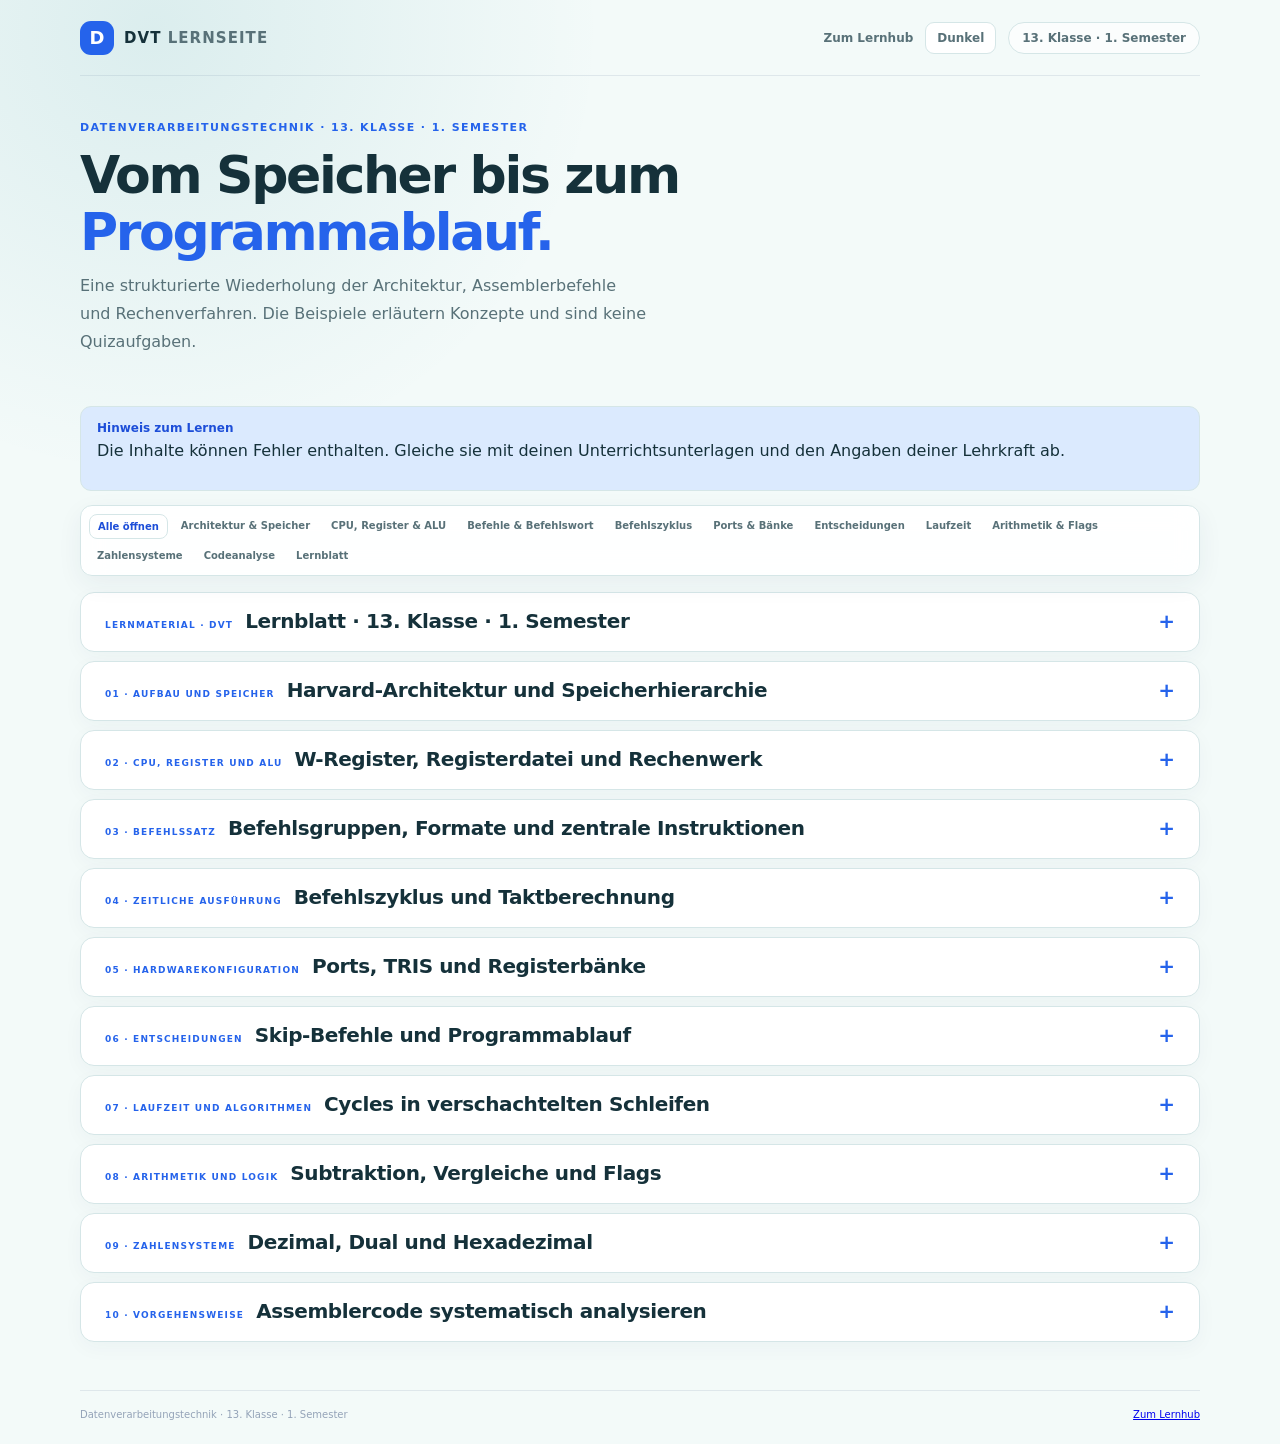
<file: DVT-quiz-app/lernseite.html>
<!doctype html>
<html lang="de">
<head>
  <meta charset="utf-8">
  <meta name="viewport" content="width=device-width, initial-scale=1">
  <meta name="theme-color" content="#f4f7fb">
  <title>Datenverarbeitungstechnik · 13. Klasse · 1. Semester</title>
  <link rel="stylesheet" href="../style.css">
  <link rel="stylesheet" href="../learn.css">
  <script src="../theme.js" defer></script>
  <script src="../learn-page.js" defer></script>
  <script src="learn-calculator.js" defer></script>
</head>
<body class="theme-dvt">
  <div class="page-shell">
    <header class="topbar">
      <a class="brand" href="../index.html" aria-label="Zurück zum Lernhub">
        <span class="brand-mark">D</span>
        <span>DVT <span class="brand-light">LERNSEITE</span></span>
      </a>
      <div class="topbar-actions">
        <a class="header-link" href="../index.html">Zum Lernhub</a>
        <button id="themeToggle" class="theme-toggle" type="button" aria-label="Darstellung wechseln">Dunkel</button>
        <span class="course-tag">13. Klasse · 1. Semester</span>
      </div>
    </header>

    <main class="learn-layout">
      <header class="learn-hero">
        <p class="eyebrow">Datenverarbeitungstechnik · 13. Klasse · 1. Semester</p>
        <h1>Vom Speicher bis zum <span>Programmablauf.</span></h1>
        <p class="intro">Eine strukturierte Wiederholung der Architektur, Assemblerbefehle und Rechenverfahren. Die Beispiele erläutern Konzepte und sind keine Quizaufgaben.</p>
      </header>

      <aside class="learn-callout">
        <strong>Hinweis zum Lernen</strong>
        <p>Die Inhalte können Fehler enthalten. Gleiche sie mit deinen Unterrichtsunterlagen und den Angaben deiner Lehrkraft ab.</p>
      </aside>

      <nav class="learn-nav" aria-label="Kapitelübersicht">
        <button id="toggleAllChapters" class="learn-nav-toggle" type="button">Alle öffnen</button>
        <a href="#architektur">Architektur & Speicher</a>
        <a href="#cpu">CPU, Register & ALU</a>
        <a href="#befehle">Befehle & Befehlswort</a>
        <a href="#zyklus">Befehlszyklus</a>
        <a href="#hardware">Ports & Bänke</a>
        <a href="#verzweigungen">Entscheidungen</a>
        <a href="#laufzeit">Laufzeit</a>
        <a href="#arithmetik">Arithmetik & Flags</a>
        <a href="#zahlen">Zahlensysteme</a>
        <a href="#codeanalyse">Codeanalyse</a>
        <a href="#lernblatt">Lernblatt</a>
      </nav>

      <article class="learn-content">
        <details id="lernblatt" class="learn-section">
          <summary><span class="eyebrow">Lernmaterial · DVT</span><span class="learn-section-title">Lernblatt · 13. Klasse · 1. Semester</span></summary>
          <p>Das Lernblatt zu den Assembler-Grundlagen direkt ansehen oder separat öffnen.</p>
          <a class="learn-pdf-link" href="../DVT%20Klausur%202%2013-1.pdf" target="_blank" rel="noopener">Lernblatt als PDF öffnen ↗</a>
          <iframe class="learn-pdf" src="../DVT%20Klausur%202%2013-1.pdf" title="DVT-Lernblatt, 13. Klasse, 1. Semester" loading="lazy"></iframe>
          <p>Wird die Vorschau nicht angezeigt, öffne das Lernblatt über den Link.</p>
        </details>
        <details id="architektur" class="learn-section">
          <summary><span class="eyebrow">01 · Aufbau und Speicher</span><span class="learn-section-title">Harvard-Architektur und Speicherhierarchie</span></summary>
          <p>Der PIC16F887 verwendet eine <strong>Harvard-Architektur</strong>: Programmbefehle und Daten liegen in physisch getrennten Speichern. Dadurch können Befehlsabruf und Datenzugriff auf getrennten Wegen stattfinden. Eine Von-Neumann-Architektur nutzt dagegen einen gemeinsamen Speicher und gemeinsame Übertragungswege für Code und Daten; das ist einfacher und flexibler, kann aber zu einem Engpass auf dem gemeinsamen Bus führen.</p>
          <div class="table-wrap">
            <table>
              <thead><tr><th>Merkmal</th><th>Harvard</th><th>Von Neumann</th></tr></thead>
              <tbody>
                <tr><th>Programm- und Datenspeicher</th><td>Getrennt</td><td>Gemeinsam adressiert</td></tr>
                <tr><th>Zugriffswege</th><td>Getrennte Busse; Zugriffe können sich überlappen</td><td>Gemeinsamer Weg; Zugriffe konkurrieren eher</td></tr>
                <tr><th>Typische Stärke</th><td>Hoher Befehlsdurchsatz in Mikrocontrollern</td><td>Einfaches, einheitliches Speichermodell</td></tr>
                <tr><th>Typische Einschränkung</th><td>Programm- und Datenräume sind weniger einheitlich</td><td>Gemeinsamer Bus kann den Durchsatz begrenzen</td></tr>
              </tbody>
            </table>
          </div>
          <p>Die <strong>CPU</strong> verarbeitet Befehle und steuert den Ablauf. Der Programmspeicher liefert Befehlswörter; der Datenspeicher hält Register und Variablen. Die <strong>I/O-Einheit</strong> verbindet interne Peripherie mit den Pins. Der <strong>Adressbus</strong> wählt eine Speicherstelle, der <strong>Datenbus</strong> transportiert Werte und der <strong>Steuerbus</strong> überträgt Signale wie Lesen, Schreiben oder Interrupt-Steuerung.</p>

          <h3>Speicherarten und ihre Verwendung</h3>
          <div class="table-wrap">
            <table>
              <thead><tr><th>Speicher</th><th>Flüchtig?</th><th>Prinzip und Verwendung</th></tr></thead>
              <tbody>
                <tr><th>SRAM</th><td>Ja</td><td>Statische Speicherzellen halten Daten ohne Refresh, solange Versorgung anliegt. Schneller Arbeitsspeicher für Variablen und Zwischenergebnisse.</td></tr>
                <tr><th>DRAM</th><td>Ja</td><td>Ladung in Kondensatoren muss regelmäßig aufgefrischt werden. Hohe Speicherdichte, typisch für Hauptspeicher größerer Rechner.</td></tr>
                <tr><th>Flash</th><td>Nein</td><td>Elektrische Ladung in Speicherzellen bleibt ohne Versorgung erhalten. Nichtflüchtiger Programmspeicher, blockweise lösch- und neu beschreibbar.</td></tr>
                <tr><th>EEPROM</th><td>Nein</td><td>Elektrisch lösch- und beschreibbarer nichtflüchtiger Speicher, für kleine Datenmengen wie Einstellungen und Kalibrierwerte.</td></tr>
                <tr><th>ROM</th><td>Nein</td><td>Nur lesbarer, dauerhaft gespeicherter Inhalt; der Begriff bezeichnet allgemein einen nichtflüchtigen Nur-Lese-Speicher.</td></tr>
                <tr><th>PROM</th><td>Nein</td><td>Programmierbarer ROM, der einmalig beschrieben wird; danach ist der Inhalt nicht regulär änderbar.</td></tr>
              </tbody>
            </table>
          </div>
          <div class="learn-callout">
            <strong>Kenndaten des PIC16F887</strong>
            <ul>
              <li>Programmspeicher: 8192 Wörter zu je 14 Bit (8K × 14 Bit Flash).</li>
              <li>Datenspeicher: 368 Byte SRAM als GPR für Variablen; SFR steuern CPU und Peripherie.</li>
              <li>Daten-EEPROM: 256 Byte, nichtflüchtig.</li>
              <li>Hardware-Stack: acht Ebenen für Rücksprungadressen, kein frei adressierbarer Variablen-RAM.</li>
              <li>Befehlssatz: 35 elementare Befehle.</li>
            </ul>
          </div>
          <p>Ein Datenregister ist <strong>8 Bit</strong> breit, ein Programmbefehl des PIC dagegen <strong>14 Bit</strong>. Die Wortbreiten sind verschieden, weil Befehle neben dem Operationscode auch Register-, Bit-, Literal- oder Adressfelder enthalten.</p>
          <p>Die 8192 Programmspeicherplätze sind Befehlswörter und nicht 8192 Bytes. Der Zugriff auf den Daten-EEPROM erfolgt über spezielle Steuerregister und ist ein eigener Vorgang; die Werte bleiben zwar ohne Versorgung erhalten, aber Schreibvorgänge sind nicht unbegrenzt oft möglich. Für Variablen, die sich während jedes Programmlaufs ändern, ist deshalb der SRAM vorgesehen.</p>
          <p>Stell dir ein Programm vor, das einen Tastendruck zählt und den letzten Zählerstand dauerhaft speichern soll: Die auszuführenden Befehle liegen im Flash-Programmspeicher. Den aktuellen, häufig veränderten Zähler hält ein GPR im SRAM. Soll der Stand nach dem Ausschalten erhalten bleiben, muss das Programm ihn ausdrücklich im EEPROM speichern; der SRAM-Inhalt allein reicht dafür nicht.</p>
        </details>

        <details id="cpu" class="learn-section">
          <summary><span class="eyebrow">02 · CPU, Register und ALU</span><span class="learn-section-title">W-Register, Registerdatei und Rechenwerk</span></summary>
          <p>Das <strong>W-Register</strong> (Working Register) ist der zentrale 8-Bit-Akkumulator. Viele Befehle lesen einen Wert aus W und einem File-Register oder schreiben ein Ergebnis zurück in W beziehungsweise in das File-Register. Das Zieloperand <code>W</code> wählt das Arbeitsregister, <code>F</code> das File-Register.</p>
          <p>Die Registerdatei unterscheidet <strong>GPR</strong> (General Purpose Register) für Variablen und Zwischenergebnisse von <strong>SFR</strong> (Special Function Register) mit festgelegten Steuer- und Statusfunktionen. Beispiele für SFR sind STATUS, PORTB, TRISB und der Program Counter. Nicht jede Registeradresse ist daher ein frei nutzbarer GPR.</p>
          <p>Die <strong>ALU</strong> führt arithmetische Operationen (Addieren, Subtrahieren, Inkrementieren, Dekrementieren), logische Operationen (AND, OR, XOR, Komplement), Vergleiche über Rechenergebnisse sowie Bitmanipulationen aus. Dazu gehören auch Rotationen über das Carry-Bit, etwa <code>RLF</code> und <code>RRF</code>.</p>
          <h3>STATUS-Register</h3>
          <div class="table-wrap">
            <table>
              <thead><tr><th>Bit/Feld</th><th>Bedeutung</th></tr></thead>
              <tbody>
                <tr><th>7 · IRP</th><td>Bankauswahl für indirekte Adressierung über FSR/INDF.</td></tr>
                <tr><th>6:5 · RP1:RP0</th><td>Bankauswahl für direkten Registerzugriff: 00 Bank 0, 01 Bank 1, 10 Bank 2, 11 Bank 3.</td></tr>
                <tr><th>4 · TO</th><td>TO=0 nach einem Watchdog-Timeout; TO=1 nach CLRWDT oder Reset.</td></tr>
                <tr><th>3 · PD</th><td>PD=0 nach SLEEP; PD=1 nach CLRWDT oder Reset.</td></tr>
                <tr><th>2 · Z</th><td>Zero: wird bei einem unterstützenden ALU-Befehl gesetzt, wenn das Ergebnis 0 ist.</td></tr>
                <tr><th>1 · DC</th><td>Digit Carry: Übertrag zwischen Bit 3 und Bit 4 bei Addition; bei Subtraktion bedeutet DC=1 kein Borrow aus dem unteren Halbbyte, DC=0 einen Borrow.</td></tr>
                <tr><th>0 · C</th><td>Carry bei Addition; bei Subtraktion bedeutet C=1 „kein Borrow“ und C=0 „Borrow“.</td></tr>
              </tbody>
            </table>
          </div>
          <p>Die STATUS-Flags sind kein allgemeines Vorzeichen- oder Overflow-System. Insbesondere besitzt der PIC16F887 kein allgemeines signed-Overflow-Flag. Vorzeichenbehaftete Werte werden bei Bedarf durch Interpretation ihrer Zweierkomplementdarstellung erkannt. Nicht jeder Befehl verändert Z, DC oder C: Die Befehlsbeschreibung legt fest, welche Flags aktualisiert werden.</p>
          <p>Ein Flag ist eine zusätzliche Information über eine Operation und kein eigener Teil des gespeicherten Ergebnisses. Welchen Wert es beschreibt, hängt vom letzten Befehl ab, der genau dieses Flag verändert hat. Wer nach mehreren Instruktionen eine Bedingung untersucht, muss deshalb zurückverfolgen, welche Instruktion das getestete Flag zuletzt gesetzt oder gelöscht hat.</p>
          <div class="table-wrap">
            <table>
              <thead><tr><th>Befehl / Gruppe</th><th>Typische STATUS-Wirkung</th><th>Worauf achten?</th></tr></thead>
              <tbody>
                <tr><th><code>addwf</code></th><td>C, DC und Z werden aktualisiert.</td><td>C ist der Übertrag aus Bit 7, DC der Halbbyte-Übertrag.</td></tr>
                <tr><th><code>subwf</code></th><td>C, DC und Z werden aktualisiert.</td><td>C=1 bedeutet „kein Borrow“.</td></tr>
                <tr><th><code>andwf</code>, <code>xorwf</code>, <code>comf</code>, <code>movf</code></th><td>Z folgt dem Ergebnis; C und DC werden nicht als allgemeine Ergebnisflags verwendet.</td><td>Ein Ergebnis von 0 setzt Z.</td></tr>
                <tr><th><code>movwf</code>, <code>movlw</code>, <code>decfsz</code></th><td>Die Rechenflags bleiben unverändert.</td><td><code>decfsz</code> prüft intern auf 0, setzt aber nicht Z.</td></tr>
                <tr><th><code>clrf</code></th><td>Z wird gesetzt.</td><td>Das Löschen des File-Registers ergibt 0.</td></tr>
              </tbody>
            </table>
          </div>
          <h3>Registerbänke und GPR-Bereiche</h3>
          <p>Die direkte Registeradresse umfasst nur einen Teil der vollständigen Registerdatei. RP1:RP0 wählen die Bank; in jeder Bank liegen SFR und GPR an festgelegten Adressen. Nicht belegte Bereiche sind kein zusätzlicher RAM.</p>
          <div class="table-wrap">
            <table>
              <thead><tr><th>Bank</th><th>GPR-Bereich</th><th>Hinweis</th></tr></thead>
              <tbody>
                <tr><th>0</th><td>0x20–0x7F</td><td>16 Bytes von 0x70–0x7F sind Common RAM.</td></tr>
                <tr><th>1</th><td>0xA0–0xEF</td><td>Die oberen 16 Common-RAM-Bytes sind bankübergreifend gespiegelt.</td></tr>
                <tr><th>2</th><td>0x110–0x16F</td><td>Die Adressen gehören zur erweiterten Registerdatei.</td></tr>
                <tr><th>3</th><td>0x190–0x1EF</td><td>Auch hier ist Common RAM gespiegelt.</td></tr>
              </tbody>
            </table>
          </div>
        </details>

        <details id="befehle" class="learn-section">
          <summary><span class="eyebrow">03 · Befehlssatz</span><span class="learn-section-title">Befehlsgruppen, Formate und zentrale Instruktionen</span></summary>
          <p>Der Befehlssatz wird in byte-orientierte Befehle, bit-orientierte Befehle und Literal-/Steuerbefehle eingeteilt. Der 14-Bit-Opcode legt die Operation fest; je nach Gruppe folgen passende Operandenfelder.</p>
          <div class="table-wrap">
            <table>
              <thead><tr><th>Gruppe</th><th>Typische Felder</th><th>Beispiele</th></tr></thead>
              <tbody>
                <tr><th>Byte-orientiert</th><td>Opcode, f (File-Register), d (Ziel W/F)</td><td><code>movwf</code>, <code>addwf</code>, <code>comf</code></td></tr>
                <tr><th>Bit-orientiert</th><td>Opcode, b (Bitnummer), f (File-Register)</td><td><code>btfsc</code>, <code>btfss</code>, <code>bsf</code>, <code>bcf</code></td></tr>
                <tr><th>Literal / Steuerung</th><td>Opcode und k (Literal oder Sprungziel)</td><td><code>movlw</code>, <code>goto</code>, <code>call</code></td></tr>
              </tbody>
            </table>
          </div>
          <div class="table-wrap">
            <table>
              <thead><tr><th>Befehl</th><th>Wirkung</th><th>Beispiel / Hinweis</th></tr></thead>
              <tbody>
                <tr><th><code>movlw k</code></th><td>k nach W laden</td><td><code>movlw H'2A'</code></td></tr>
                <tr><th><code>movf f,d</code></th><td>f nach W oder zurück nach f kopieren; Z wird bei Ergebnis 0 gesetzt</td><td><code>movf COUNT,W</code></td></tr>
                <tr><th><code>movwf f</code></th><td>W nach File-Register f schreiben</td><td><code>movwf COUNT</code></td></tr>
                <tr><th><code>addwf f,d</code></th><td>f + W berechnen und Ergebnis nach W oder f schreiben</td><td><code>addwf COUNT,F</code> aktualisiert COUNT</td></tr>
                <tr><th><code>subwf f,d</code></th><td>f − W berechnen; Z, DC und C werden entsprechend dem Ergebnis aktualisiert</td><td><code>subwf A,W</code></td></tr>
                <tr><th><code>comf f,d</code></th><td>Alle Bits von f invertieren und nach W oder f schreiben; Z folgt dem Ergebnis</td><td><code>comf PORTB,W</code></td></tr>
                <tr><th><code>andwf f,d</code></th><td>Bitweises AND von f und W; Z folgt dem Ergebnis</td><td><code>andwf MASKE,F</code></td></tr>
                <tr><th><code>xorwf f,d</code></th><td>Bitweises XOR von f und W; Z folgt dem Ergebnis</td><td><code>xorwf A,W</code></td></tr>
                <tr><th><code>xorlw k</code></th><td>W mit Literal k bitweise XOR-verknüpfen; Z folgt dem Ergebnis</td><td><code>xorlw H'FF'</code></td></tr>
                <tr><th><code>incf / decf f,d</code></th><td>f inkrementieren oder dekrementieren; Z folgt dem Ergebnis</td><td><code>decf COUNT,F</code></td></tr>
                <tr><th><code>clrf f</code></th><td>File-Register löschen; Z wird gesetzt</td><td><code>clrf COUNT</code></td></tr>
                <tr><th><code>btfss f,b</code></th><td>Wenn Bit b gesetzt ist, den nächsten Befehl überspringen</td><td>Skip if Set</td></tr>
                <tr><th><code>btfsc f,b</code></th><td>Wenn Bit b gelöscht ist, den nächsten Befehl überspringen</td><td>Skip if Clear</td></tr>
                <tr><th><code>decfsz f,d</code></th><td>f dekrementieren; bei Ergebnis 0 den nächsten Befehl überspringen</td><td>Ändert die ALU-Flags nicht</td></tr>
                <tr><th><code>goto k</code></th><td>Programmfortsetzung an Sprungziel k</td><td>Ein ausgeführter Sprung benötigt zwei Befehlszyklen</td></tr>
              </tbody>
            </table>
          </div>
          <p><code>equ</code> ist eine Assembler-Direktive: Sie weist einem Symbol einen konstanten Wert oder eine Adresse zu, reserviert selbst aber keinen RAM. Variablen lassen sich beispielsweise mit <code>cblock 0x20</code> und den folgenden Symbolnamen fortlaufend im GPR-Bereich anlegen.</p>
          <pre class="learn-code"><code>ANZAHL  equ     D'3'
        cblock  0x20
COUNT
TEMP
        endc</code></pre>
          <p>Beim Lesen einer Befehlsfolge hilft es, Quelle und Ziel getrennt zu markieren. Nach <code>movlw D'5'</code> steht 5 in W; <code>movwf COUNT</code> kopiert die 5 nach COUNT, ohne W zu leeren. Anschließend erhöht <code>addwf COUNT,F</code> den Inhalt von COUNT auf 10; mit <code>addwf COUNT,W</code> stünde das Ergebnis stattdessen in W und COUNT bliebe unverändert.</p>
        </details>

        <details id="zyklus" class="learn-section">
          <summary><span class="eyebrow">04 · Zeitliche Ausführung</span><span class="learn-section-title">Befehlszyklus und Taktberechnung</span></summary>
          <p>Auf hoher Ebene lässt sich ein Befehlszyklus als <strong>Fetch → Decode → Execute → gegebenenfalls Write back</strong> beschreiben. Beim PIC wird ein Befehlszyklus in vier interne Phasen <strong>Q1 bis Q4</strong> unterteilt. Die Pipeline kann den Abruf des nächsten Befehls teilweise mit der Ausführung des aktuellen überlappen. Sprünge und Skip-Befehle unterbrechen diesen Ablauf, weshalb ein übersprungener beziehungsweise neu zu ladender Befehl zusätzliche Zeit kostet.</p>
          <div class="table-wrap">
            <table>
              <thead><tr><th>Interne Phase</th><th>Vereinfachte Aufgabe</th></tr></thead>
              <tbody>
                <tr><th>Q1</th><td>Befehl dekodieren und interne Steuerung vorbereiten.</td></tr>
                <tr><th>Q2</th><td>Quellregister lesen.</td></tr>
                <tr><th>Q3</th><td>ALU-Operation ausführen.</td></tr>
                <tr><th>Q4</th><td>Ergebnis in das gewählte Ziel schreiben.</td></tr>
              </tbody>
            </table>
          </div>
          <div class="formula-card">
            <strong>Befehlszyklusdauer</strong>
            <code>T<sub>cy</sub> = 4 / f<sub>osc</sub></code>
            <span>Bei f<sub>osc</sub> = 4 MHz gilt T<sub>cy</sub> = 1 µs. Die meisten Standardbefehle brauchen einen Zyklus; ausgeführte Sprünge und Skip-Fälle typischerweise zwei.</span>
          </div>
          <p>Die Frequenz gibt Schwingungen pro Sekunde an, die Periodendauer die Zeit für eine Schwingung. Weil ein PIC-Befehlszyklus vier Oszillatorperioden umfasst, dauert er bei 8 MHz nicht 0,125 µs, sondern 0,5 µs. Benötigt ein Ausschnitt 20 Befehlszyklen, ergibt das dort <code>20 · 0,5 µs = 10 µs</code>. Die Zahl der Instruktionen allein reicht nicht aus, wenn Sprünge oder ausgeführte Skips vorkommen.</p>
        </details>

        <details id="hardware" class="learn-section">
          <summary><span class="eyebrow">05 · Hardwarekonfiguration</span><span class="learn-section-title">Ports, TRIS und Registerbänke</span></summary>
          <p>Ein Portpin wird über das zugehörige <strong>TRIS</strong>-Register konfiguriert: <code>1</code> bedeutet Eingang, <code>0</code> Ausgang. Das PORT-Register liest den Pinzustand beziehungsweise gibt den Ausgangspegel vor. Richtungswahl und Pinwert sind damit unterschiedliche Aufgaben in unterschiedlichen Registern.</p>
          <pre class="learn-code"><code>banksel TRISB
bcf     TRISB,0       ; RB0 als Ausgang konfigurieren
banksel PORTB
bsf     PORTB,0       ; Ausgangspegel setzen</code></pre>
          <p><code>banksel</code> ist ein Assembler-Pseudobefehl, der die nötigen Bankbits setzt. Alternativ kann man RP1 und RP0 im STATUS-Register direkt verändern. Nach einer Bankumschaltung muss der Registerzugriff in der richtigen Bank liegen.</p>
          <pre class="learn-code"><code>bcf     STATUS,RP1     ; RP1:RP0 = 00
bsf     STATUS,RP0     ; RP1:RP0 = 01, Bank 1
banksel PORTB         ; komfortabler: passende Bank für PORTB auswählen</code></pre>
          <p>Bei Pins mit Analogfunktion muss zusätzlich das passende Bit in <code>ANSEL</code> oder <code>ANSELH</code> auf Digitalbetrieb gesetzt werden. Die TRIS-Konfiguration allein schaltet den analogen Eingangspfad nicht ab.</p>
          <p>Die Bankauswahl lässt sich wie die Auswahl eines Regalfachs verstehen: Derselbe kurze Adressteil kann je nach ausgewählter Bank auf ein anderes Register verweisen. Die Symbole im Quelltext machen den Zugriff lesbarer, wählen bei gewöhnlichen Registerbefehlen aber nicht automatisch die richtige Bank. Deshalb gehört zur Analyse stets auch der aktuelle Zustand der Bankbits.</p>
          <div class="table-wrap">
            <table>
              <thead><tr><th>Register</th><th>Bank 0</th><th>Bank 1</th><th>Aufgabe</th></tr></thead>
              <tbody>
                <tr><th>PORTA / TRISA</th><td>PORTA: 0x05</td><td>TRISA: 0x85</td><td>Port A lesen/setzen; Richtung konfigurieren</td></tr>
                <tr><th>PORTB / TRISB</th><td>PORTB: 0x06</td><td>TRISB: 0x86</td><td>Port B lesen/setzen; Richtung konfigurieren</td></tr>
                <tr><th>PORTC / TRISC</th><td>PORTC: 0x07</td><td>TRISC: 0x87</td><td>Port C lesen/setzen; Richtung konfigurieren</td></tr>
                <tr><th>PORTD / TRISD</th><td>PORTD: 0x08</td><td>TRISD: 0x88</td><td>Port D lesen/setzen; Richtung konfigurieren</td></tr>
                <tr><th>STATUS</th><td>0x03</td><td>0x83</td><td>STATUS ist in mehreren Bänken gespiegelt</td></tr>
              </tbody>
            </table>
          </div>
          <p>Registeradressen sind hexadezimal angegeben. Der PIC16F887 besitzt vier Registerbänke; RP1:RP0 wählen die Bank beim direkten Zugriff. Nicht jedes Register liegt nur an einer einzigen Adresse, denn manche SFR sind gespiegelt.</p>
          <div class="learn-callout">
            <strong>Beispiel: Port D aufteilen</strong>
            <p>RD0 bis RD3 sollen Ausgänge, RD4 bis RD7 Eingänge sein. Dafür erhält TRISD das Bitmuster <code>11110000₂ = 0xF0</code>: Die oberen vier Bits sind 1 für Eingänge, die unteren 0 für Ausgänge.</p>
            <pre class="learn-code"><code>banksel TRISD
movlw   H'F0'
movwf   TRISD
banksel PORTD
movlw   H'05'
movwf   PORTD</code></pre>
            <p>Der letzte Schreibzugriff gibt für die Ausgänge RD0–RD3 das Muster <code>0101</code> vor: RD0 und RD2 sind gesetzt. <strong>Typischer Fehler:</strong> Ein gesetztes TRIS-Bit macht den Pin zum Eingang; es setzt nicht dessen Ausgangspegel. Der Code setzt voraus, dass keine andere Peripheriefunktion die betreffenden Pins übernimmt.</p>
          </div>
        </details>

        <details id="verzweigungen" class="learn-section">
          <summary><span class="eyebrow">06 · Entscheidungen</span><span class="learn-section-title">Skip-Befehle und Programmablauf</span></summary>
          <p><code>btfsc</code> und <code>btfss</code> sind keine klassischen bedingten Sprünge zu einem Label. Sie überspringen genau den <strong>unmittelbar folgenden Befehl</strong>, wenn die jeweilige Bitbedingung erfüllt ist. Häufig steht direkt dahinter ein <code>goto</code>, sodass daraus ein bedingter Programmzweig entsteht.</p>
          <pre class="learn-code"><code>        btfss   PORTB,0
        goto    TASTE_NICHT_GEDRUECKT
        ; Dieser Pfad gilt bei gesetztem Bit 0</code></pre>
          <pre class="learn-code"><code>        btfss   STATUS,Z
        goto    UNGLEICH
        ; Z=1: goto wird übersprungen, Gleichheitszweig läuft
        goto    WEITER</code></pre>
          <p>Im zweiten Beispiel führt <code>Z=0</code> den Sprung zu <code>UNGLEICH</code> aus. Bei <code>Z=1</code> überspringt <code>btfss</code> diesen einen Sprung und die Ausführung geht mit <code>goto WEITER</code> weiter. Die Formulierung „skip if set“ bezieht sich auf das Bit, nicht darauf, ob der anschließende Sprung ausgeführt wird.</p>
          <p>Beim Lesen eines PAPs entspricht die Bedingung im Entscheidungsdiamanten dem getesteten Bit oder Flag. Verfolge beide Ausgänge bis zum nächsten Zusammenführungspunkt; ein Skip überspringt nur eine Instruktion, nicht automatisch einen ganzen Zweig.</p>
          <pre class="learn-code"><code>LOOP:   decfsz  COUNT,F
        goto    LOOP
        ; Ende: COUNT ist 0</code></pre>
          <p><code>decfsz</code> dekrementiert ohne STATUS-Flags zu verändern. Bei Ergebnis 0 wird die nächste Instruktion übersprungen; bei einem 8-Bit-Zähler mit Startwert 0 läuft das Register zunächst modulo 256 bis 255 und benötigt daher 256 Dekremente bis zum nächsten Nullergebnis.</p>
          <p>Ein Programmablaufplan (PAP) stellt denselben Kontrollfluss grafisch dar: Rauten symbolisieren Bedingungen, Rechtecke Verarbeitungsschritte und Pfeile den Ablauf. Beim Vergleichen mit Assembler ordnet man jeder Raute den passenden Bit-Test oder Flag-Test zu und verfolgt dann genau den Skip und das mögliche <code>goto</code>. Labels ändern für sich allein noch nicht den Programmfluss.</p>
        </details>

        <details id="laufzeit" class="learn-section">
          <summary><span class="eyebrow">07 · Laufzeit und Algorithmen</span><span class="learn-section-title">Cycles in verschachtelten Schleifen</span></summary>
          <p>Für die Laufzeit wird jede Instruktion in Befehlszyklen gezählt. Bei <code>decfsz f,F</code> gilt: normaler Dekrement-Durchlauf ohne Skip kostet einen Zyklus; wenn das Ergebnis 0 ist und die Folgeinstruktion übersprungen wird, sind es zwei Zyklen. Ein ausgeführtes <code>goto</code> kostet zwei Zyklen.</p>
          <div class="formula-card">
            <strong>Typische innere Schleife</strong>
            <code>movlw k; movwf INNER; (decfsz INNER,F; goto LOOP)</code>
            <span>Für N Durchläufe: 2 Zyklen zum Laden + 3(N−1) Zyklen für normale Dekrement-/Sprungpaare + 2 Zyklen für den letzten Skip = 3N+1 Zyklen.</span>
          </div>
          <p>Bei einer verschachtelten Schleife wird der innere Zähler in jedem äußeren Durchlauf neu geladen. Für M äußere und N innere Durchläufe mit Initialisierung des äußeren Zählers ergibt sich beim folgenden Muster:</p>
          <pre class="learn-code"><code>movlw   M
movwf   OUTER
OUTER_LOOP:
movlw   N
movwf   INNER
INNER_LOOP:
decfsz  INNER,F
goto    INNER_LOOP
decfsz  OUTER,F
goto    OUTER_LOOP</code></pre>
          <div class="formula-card">
            <strong>Gesamtzyklen dieses Musters</strong>
            <code>C = 3MN + 4M + 1</code>
            <span>Für M=2 und N=3: C=27 Zyklen. Sind die zwei Befehle zur OUTER-Initialisierung nicht Teil des betrachteten Ausschnitts, werden 2 Zyklen abgezogen: 25 Zyklen.</span>
          </div>
          <div class="learn-callout">
            <strong>Beispiel: Einzelschleife zeitlich nachvollziehen</strong>
            <p>Für die oben gezeigte innere Schleife mit N=4 kosten <code>movlw</code> und <code>movwf</code> zusammen 2 Zyklen. Die ersten drei Durchläufe kosten jeweils 1 Zyklus für <code>decfsz</code> und 2 für <code>goto</code>, also 9 Zyklen. Beim vierten Durchlauf kostet der Skip 2 Zyklen; das übersprungene <code>goto</code> wird nicht ausgeführt.</p>
            <p>Insgesamt sind es <code>2 + 9 + 2 = 13</code> Zyklen. Bei 8 MHz Oszillatortakt dauert ein Zyklus <code>4 / 8 MHz = 0,5 µs</code>; der Ausschnitt benötigt somit <code>13 · 0,5 µs = 6,5 µs</code>, ohne weitere Befehle oder Interrupts.</p>
            <p><strong>Typischer Fehler:</strong> Im letzten Durchlauf nicht sowohl den Skip als auch das übersprungene <code>goto</code> zählen; außerdem den Oszillatortakt nicht direkt als Befehlszyklustakt verwenden.</p>
          </div>
          <div class="cycle-calculator">
            <h3>Verschachtelter Schleifen-Rechner (2–4 Ebenen)</h3>
            <p>Berechnet verschachtelte Schleifen mit zwei bis vier Zählern. Jeder Durchlauf eines inneren Zählers enthält <code>decfsz</code> und den zugehörigen <code>goto</code>.</p>
            <div class="cycle-inputs">
              <label for="calcFosc">Oszillatorfrequenz f<sub>osc</sub> (MHz)
                <input id="calcFosc" class="select-control" type="number" min="0.1" step="0.1" value="4" inputmode="decimal">
              </label>
              <label for="calcLoopDepth">Anzahl Schleifenebenen
                <select id="calcLoopDepth" class="select-control">
                  <option value="2">2 Schleifen</option>
                  <option value="3">3 Schleifen</option>
                  <option value="4">4 Schleifen</option>
                </select>
              </label>
              <label for="calcLoopMode">Befehlsmuster
                <select id="calcLoopMode" class="select-control">
                  <option value="all-loads">Mit allen Zähler-Ladebefehlen</option>
                  <option value="outer-ready">OUTER bereits geladen</option>
                  <option value="no-loads">Ohne Ladebefehle</option>
                </select>
              </label>
            </div>
            <div id="calcLoopCounts" class="cycle-inputs cycle-counts"></div>
            <p id="calcFormula" class="calculator-note"></p>
            <label class="calculator-checkbox" for="calcZeroIs256">
              <input id="calcZeroIs256" type="checkbox" checked>
              <span>Startwert 0 als 256 Durchläufe interpretieren</span>
            </label>
            <p class="calculator-note">Ein 8-Bit-Zähler mit Startwert 0 durchläuft beim Dekrementieren bis zum nächsten Nulldurchlauf 256 Werte. Die Formeln setzen keine zusätzlichen Instruktionen, Sprünge oder Interrupts voraus.</p>
            <div class="cycle-results" aria-live="polite">
              <div><span>Befehlszyklus T<sub>cy</sub></span><output id="calcTcy">—</output></div>
              <div><span>Gesamtzyklen</span><output id="calcCycles">—</output></div>
              <div><span>Laufzeit</span><output id="calcRuntime">—</output></div>
            </div>
            <p id="calcMessage" class="calculator-message" role="status"></p>
          </div>
          <div class="cycle-calculator single-loop-calculator">
            <h3>Einzelschleifen-Rechner</h3>
            <p>Für das Muster <code>decfsz COUNT,F</code> / <code>goto LOOP</code>; optional werden die zwei Ladebefehle <code>movlw</code> und <code>movwf</code> mitgezählt.</p>
            <div class="cycle-inputs single-loop-inputs">
              <label for="calcSingleCount">Durchläufe N (1–256)
                <input id="calcSingleCount" class="select-control" type="number" min="0" max="256" step="1" value="5" inputmode="numeric">
              </label>
              <label class="calculator-checkbox single-load-toggle" for="calcSingleLoad">
                <input id="calcSingleLoad" type="checkbox">
                <span>Ladebefehle mitzählen · 3N + 1 Zyklen</span>
              </label>
              <div class="single-loop-result"><span>Zyklen</span><output id="calcSingleCycles">—</output></div>
            </div>
            <p class="calculator-note">Ohne Ladebefehle gilt <code>C = 3N − 1</code>. Mit <code>movlw</code> und <code>movwf</code> gilt <code>C = 3N + 1</code>. Die gemeinsame Frequenz oben wird für die Laufzeit verwendet.</p>
            <p id="calcSingleMessage" class="calculator-message" role="status"></p>
            <div class="cycle-results single-loop-runtime" aria-live="polite">
              <div><span>Befehlszyklus T<sub>cy</sub></span><output id="calcSingleTcy">—</output></div>
              <div><span>Laufzeit</span><output id="calcSingleRuntime">—</output></div>
            </div>
          </div>
          <p>Ohne Ladebefehle benötigt eine Schleife mit N Durchläufen aus <code>decfsz</code> und <code>goto</code> <code>C = 3N − 1</code> Zyklen: Die ersten N−1 Runden kosten je drei Zyklen, der letzte Skip zwei. Bei Startwert 0 gilt N=256, also 767 Zyklen. Für eine Schleife mit nur einem Durchlauf ist C=2.</p>
          <p>Die Doppelschleifenformel setzt exakt den gezeigten Befehlsaufbau voraus. Zusätzliche Instruktionen, Sprünge, Interrupts oder abweichende Schleifenbedingungen ändern die Zyklenzahl. Die Laufzeit in Sekunden folgt aus <code>t = C · T<sub>cy</sub></code>.</p>
          <p>Für M=2 und N=3 erklärt sich das Ergebnis auch ohne Auswendiglernen: Das äußere Laden kostet 2 Zyklen. Pro äußerem Durchlauf kostet das Laden und vollständige Ausführen der inneren Schleife <code>3·3+1=10</code> Zyklen. Der erste äußere Rücksprung kostet mit Dekrement 3, das abschließende Dekrement mit Skip 2 Zyklen. Zusammen sind das <code>2 + 10 + 3 + 10 + 2 = 27</code> Zyklen.</p>
          <h3>Wachstumsordnungen (Big-O)</h3>
          <div class="table-wrap">
            <table>
              <thead><tr><th>Notation</th><th>Typisches Muster</th><th>Wachstum</th></tr></thead>
              <tbody>
                <tr><th>O(1)</th><td>Ein fester Registerzugriff</td><td>Konstant</td></tr>
                <tr><th>O(log n)</th><td>Suchbereich wird je Schritt halbiert</td><td>Langsam steigend</td></tr>
                <tr><th>O(n)</th><td>Eine Schleife über n Werte</td><td>Linear</td></tr>
                <tr><th>O(nm)</th><td>Zwei verschachtelte Schleifen mit unterschiedlichen Grenzen n und m</td><td>Produkt beider Durchlaufzahlen</td></tr>
                <tr><th>O(n log n)</th><td>n Durchläufe mit logarithmischer Arbeit</td><td>Zwischen linear und quadratisch</td></tr>
                <tr><th>O(n²)</th><td>Zwei n-fache Schleifen ineinander</td><td>Quadratisch</td></tr>
                <tr><th>O(2ⁿ)</th><td>Jeder Schritt verdoppelt die Zahl der Zweige</td><td>Exponentiell</td></tr>
              </tbody>
            </table>
          </div>
          <p>Zwei n-fache Schleifen hintereinander bleiben O(n), weil konstante Faktoren vernachlässigt werden. Zwei ineinander verschachtelte n-fache Schleifen benötigen typischerweise O(n²); haben die Schleifen verschiedene Grenzen, ist O(nm) die passendere Angabe.</p>
        </details>

        <details id="arithmetik" class="learn-section">
          <summary><span class="eyebrow">08 · Arithmetik und Logik</span><span class="learn-section-title">Subtraktion, Vergleiche und Flags</span></summary>
          <p><code>subwf f,d</code> berechnet immer <strong>f − W</strong>. Das Ergebnis wird abhängig vom Zielbit <code>d</code> nach W oder zurück nach f geschrieben. Als 8-Bit-Operation wird das Ergebnis modulo 256 gebildet. Bei einer vorzeichenlosen Subtraktion bedeutet C=1 „kein Borrow“ und C=0 „Borrow“; Z=1 bedeutet Ergebnis gleich 0.</p>
          <div class="table-wrap">
            <table>
              <thead><tr><th>Beispiel f−W</th><th>8-Bit-Ergebnis</th><th>C</th><th>Z</th><th>Interpretation</th></tr></thead>
              <tbody>
                <tr><th>7−3</th><td>4</td><td>1</td><td>0</td><td>Kein Borrow, Ergebnis ungleich null</td></tr>
                <tr><th>3−3</th><td>0</td><td>1</td><td>1</td><td>Gleichheit: kein Borrow und Zero</td></tr>
                <tr><th>3−7</th><td>252 = 0xFC</td><td>0</td><td>0</td><td>Borrow; 252 entspricht als signed 8-Bit-Zweierkomplement −4</td></tr>
              </tbody>
            </table>
          </div>
          <p>Bei <code>3−7</code> ist der mathematische Wert −4. Im 8-Bit-Muster entsteht 252 (11111100₂); als vorzeichenbehaftete Zweierkomplementzahl wird dasselbe Bitmuster als −4 interpretiert. Das Carry-Bit ist dabei kein signed-Overflow-Flag.</p>
          <p>Gleichheit lässt sich auch mit XOR prüfen: Erst einen Wert nach W laden, dann <code>xorwf</code> anwenden. Sind beide Bytes gleich, sind alle XOR-Bits 0 und das Zero-Flag wird gesetzt. Für einen Größenvergleich über vorzeichenlose Bytes berechnet man <code>A−B</code>: C=1 zeigt A≥B; Z=1 zeigt A=B. Daher bedeutet C=1 und Z=0 strikt A&gt;B.</p>
          <pre class="learn-code"><code>; Vorzeichenloser Vergleich A mit B
        movf    B,W
        subwf   A,W       ; W = A - B
        btfsc   STATUS,Z
        goto    GLEICH
        btfss   STATUS,C
        goto    KLEINER   ; Borrow: A &lt; B
        goto    GROESSER  ; kein Borrow und Z=0: A &gt; B</code></pre>
          <p>Bei Subtraktionen ist das gespeicherte Ergebnis ein 8-Bit-Wert modulo 256. Beispiel: 0x05−0x09=−4; gespeichert wird 0xFC (11111100₂). Als signed Zweierkomplement ist 0xFC gleich −4, während C=0 unabhängig davon den vorzeichenlosen Borrow anzeigt.</p>
          <p>Beim Vergleich im Code wird zuerst B nach W kopiert und danach <code>A−B</code> gebildet. Bei A=B ist Z gesetzt und der erste <code>goto</code> wird ausgeführt. Sonst wird C geprüft: Ein gelöschtes C zeigt beim vorzeichenlosen Vergleich A&lt;B an; bleibt C gesetzt, gilt wegen des zuvor ausgeschlossenen Gleichheitsfalls A&gt;B. Dieselbe Auswertung darf ohne weitere Prüfung nicht auf signed-Zahlen übertragen werden.</p>
          <h3>Bitweise Verknüpfungen</h3>
          <div class="table-wrap">
            <table>
              <thead><tr><th>A</th><th>B</th><th>A AND B</th><th>A XOR B</th></tr></thead>
              <tbody>
                <tr><th>0</th><td>0</td><td>0</td><td>0</td></tr>
                <tr><th>0</th><td>1</td><td>0</td><td>1</td></tr>
                <tr><th>1</th><td>0</td><td>0</td><td>1</td></tr>
                <tr><th>1</th><td>1</td><td>1</td><td>0</td></tr>
              </tbody>
            </table>
          </div>
          <p>AND lässt ein Bit nur dann auf 1, wenn beide Operanden dort 1 haben. XOR setzt ein Bit bei unterschiedlichen Operandenbits. Beispiele in MPASM sind <code>andwf f,d</code> und <code>xorlw k</code>.</p>
          <div class="formula-card">
            <strong>Bitmaske mit AND</strong>
            <code>10110110₂ AND 00001111₂ = 00000110₂</code>
            <span>Die Maske mit den vier unteren Eins-Bits blendet die oberen Bits aus.</span>
          </div>
          <div class="table-wrap">
            <table>
              <thead><tr><th>8-Bit-Addition</th><th>Gespeichertes Ergebnis</th><th>C</th><th>DC</th><th>Z</th></tr></thead>
              <tbody>
                <tr><th>0x0F + 0x01</th><td>0x10</td><td>0</td><td>1</td><td>0</td></tr>
                <tr><th>0xFF + 0x01</th><td>0x00 (Übertrag über Bit 7)</td><td>1</td><td>1</td><td>1</td></tr>
              </tbody>
            </table>
          </div>
          <p>Bei <code>addwf</code> zeigt C den Übertrag aus Bit 7 und DC den Übertrag zwischen den unteren und oberen vier Bits. Das gespeicherte Ergebnis bleibt auf 8 Bit begrenzt; ein Ergebnis von 0 setzt Z.</p>
          <div class="learn-callout">
            <strong>Beispiel: Addition und Interpretation der Flags</strong>
            <p>Ausgangswerte: <code>W = 0x01</code> und <code>SUMME = 0x7F</code>. Nach <code>addwf SUMME,F</code> steht <code>0x80</code> in SUMME; W bleibt <code>0x01</code>. Die unteren vier Bits ergeben <code>0xF + 0x1 = 0x10</code>, also DC=1. Es gibt keinen Übertrag aus Bit 7, daher C=0; das Ergebnis ist nicht null, daher Z=0.</p>
            <p>Vorzeichenlos entspricht das Ergebnis 128. Als 8-Bit-Zweierkomplement ist <code>0x80</code> dagegen −128: Die Rechnung 127+1 überschreitet den darstellbaren signed-Bereich. <strong>Typischer Fehler:</strong> C=0 schließt diesen signed-Überlauf nicht aus; der PIC16F887 hat kein allgemeines Overflow-Flag.</p>
          </div>
        </details>

        <details id="zahlen" class="learn-section">
          <summary><span class="eyebrow">09 · Zahlensysteme</span><span class="learn-section-title">Dezimal, Dual und Hexadezimal</span></summary>
          <p>Im Dezimalsystem gilt die Basis 10, im Dualsystem die Basis 2 und im Hexadezimalsystem die Basis 16. Der Wert entsteht als Summe aus Ziffer mal Stellenwert. Eine Hex-Ziffer entspricht genau vier Dualbits: 0–9 sowie A=10, B=11, C=12, D=13, E=14 und F=15.</p>
          <div class="formula-card">
            <strong>Beispiel für dieselbe Zahl</strong>
            <code>173₁₀ = 10101101₂ = AD₁₆</code>
            <span>173 = 10·16+13; A steht für 10 und D für 13. In vier Bitgruppen: 1010 1101.</span>
          </div>
          <p>Zur Umrechnung von Dezimal nach Hexadezimal wird wiederholt durch 16 geteilt; die Reste werden von unten nach oben gelesen. Von Hex nach Dual wird jede Ziffer durch genau vier Bits ersetzt. Führende Nullen können nötig sein, um ein vollständiges 8-Bit-Byte darzustellen.</p>
          <p>Für 173 ergibt die Division durch 16 den Quotienten 10 und den Rest 13. Der Quotient 10 ist hexadezimal A, der Rest 13 ist D; zusammen entsteht AD. Jede Stelle kann unabhängig in vier Bits übersetzt werden: A ist 1010 und D ist 1101. Bei der Rückrechnung kontrollierst du das Ergebnis mit <code>10 · 16 + 13 = 173</code>.</p>
          <div class="formula-card">
            <strong>Weitere Umrechnungen</strong>
            <code>45₁₀ = 101101₂ = 2D₁₆</code>
            <span>45 = 32+8+4+1 und 45 = 2·16+13. Für ein Byte: 11010110₂ = 214₁₀ = D6₁₆.</span>
          </div>
          <div class="table-wrap">
            <table>
              <thead><tr><th>Zahlbasis</th><th>MPASM-Schreibweise</th><th>Beispielwert</th></tr></thead>
              <tbody>
                <tr><th>Dezimal</th><td><code>D'37'</code></td><td>37₁₀</td></tr>
                <tr><th>Hexadezimal</th><td><code>H'25'</code></td><td>37₁₀</td></tr>
                <tr><th>Dual</th><td><code>B'00100101'</code></td><td>37₁₀</td></tr>
              </tbody>
            </table>
          </div>
          <pre class="learn-code"><code>movlw   H'25'       ; Hexadezimal 25
movlw   B'00100101' ; Dualzahl
movlw   D'37'       ; Dezimalzahl</code></pre>
          <p>Die Schreibweise <code>0x25</code> wird häufig in C und Dokumentationen verwendet; in MPASM sind insbesondere <code>H'25'</code>, <code>B'...'</code> und <code>D'...'</code> die eindeutigen Zahlbasis-Markierungen.</p>
        </details>

        <details id="codeanalyse" class="learn-section">
          <summary><span class="eyebrow">10 · Vorgehensweise</span><span class="learn-section-title">Assemblercode systematisch analysieren</span></summary>
          <p>Bei Codeaufgaben hilft eine Zustands-Tabelle mehr als das Überschlagen des gesamten Programms. Starte an der ersten Instruktion, notiere jede Änderung an W, den relevanten File-Registern und den getesteten Flags und gehe danach zur nächsten tatsächlich ausgeführten Zeile.</p>
          <ol>
            <li><strong>Startzustand festhalten:</strong> Welche Register- und Eingabewerte sind vorgegeben?</li>
            <li><strong>Wirkung lesen:</strong> Was ist Quelle, Ziel und gegebenenfalls Bitnummer oder Literal?</li>
            <li><strong>Flags beachten:</strong> Aktualisiert der Befehl STATUS oder bleibt es unverändert?</li>
            <li><strong>Sprünge verfolgen:</strong> Ein Skip betrifft genau die nächste Instruktion; <code>goto</code> ändert den Program Counter.</li>
            <li><strong>Ergebnis und Zeit prüfen:</strong> Bestimme Endwerte und zähle zusätzliche Zyklen für Sprünge und Skips.</li>
          </ol>
          <pre class="learn-code"><code>movlw   D'3'
movwf   COUNT
LOOP:   decfsz  COUNT,F
        goto    LOOP
        movf    COUNT,W
        xorlw   D'0'
        btfss   STATUS,Z
        goto    UNGLEICH
        movlw   H'AA'
        goto    ENDE
UNGLEICH:
        movlw   H'55'
ENDE:</code></pre>
          <div class="table-wrap">
            <table>
              <thead><tr><th>Schritt</th><th>COUNT</th><th>W / STATUS</th><th>Kontrollfluss</th></tr></thead>
              <tbody>
                <tr><th>Initialisierung</th><td>3</td><td>W=3</td><td>Weiter zur Schleife</td></tr>
                <tr><th>Schleifenende</th><td>0</td><td>decfsz überspringt bei 0 den goto</td><td>Schleife verlassen</td></tr>
                <tr><th><code>movf</code> und <code>xorlw</code></th><td>0</td><td>W=0, Z=1</td><td>Gleichheit mit 0</td></tr>
                <tr><th><code>btfss STATUS,Z</code></th><td>0</td><td>Z ist gesetzt</td><td><code>goto UNGLEICH</code> wird übersprungen</td></tr>
                <tr><th>Ende</th><td>0</td><td>W=0xAA</td><td><code>goto ENDE</code> überspringt den anderen Zweig</td></tr>
              </tbody>
            </table>
          </div>
          <p>Der entscheidende Punkt ist die Reihenfolge: <code>movf</code> setzt Z anhand des kopierten Werts; <code>xorlw 0</code> lässt den Wert unverändert und setzt Z erneut. Da Z=1 gilt, überspringt <code>btfss</code> nur <code>goto UNGLEICH</code>. Der abschließende W-Wert ist deshalb 0xAA, nicht 0x55.</p>
          <p>Eine Zustands-Tabelle sollte nur tatsächlich ausgeführte Befehle enthalten: Übersprungene Zeilen können weder Register noch Flags verändern. Bei einer Schleife kannst du die ersten Durchläufe und den letzten getrennt notieren. Gerade der letzte Durchlauf unterscheidet sich, weil dort der Rücksprung übersprungen wird.</p>
          <div class="learn-callout">
            <strong>Typische Fehler vermeiden</strong>
            <ul>
              <li>Bei <code>subwf f,d</code> zuerst die Reihenfolge <code>f−W</code> bestimmen.</li>
              <li>Das Carry-Flag bei Subtraktion nicht als „Ergebnis positiv“ lesen: Es bedeutet „kein Borrow“.</li>
              <li>Ein Skip überspringt eine Instruktion; bei einem <code>goto</code> ist das meist der Sprungbefehl direkt danach.</li>
              <li>Für einen Zählerstartwert 0 nicht null Schleifendurchläufe annehmen: 8-Bit-Dekrementierung läuft modulo 256.</li>
            </ul>
          </div>
        </details>
      </article>
    </main>

    <footer class="site-footer">
      <span>Datenverarbeitungstechnik · 13. Klasse · 1. Semester</span>
      <span><a href="../index.html">Zum Lernhub</a></span>
    </footer>
  </div>
</body>
</html>
</file>
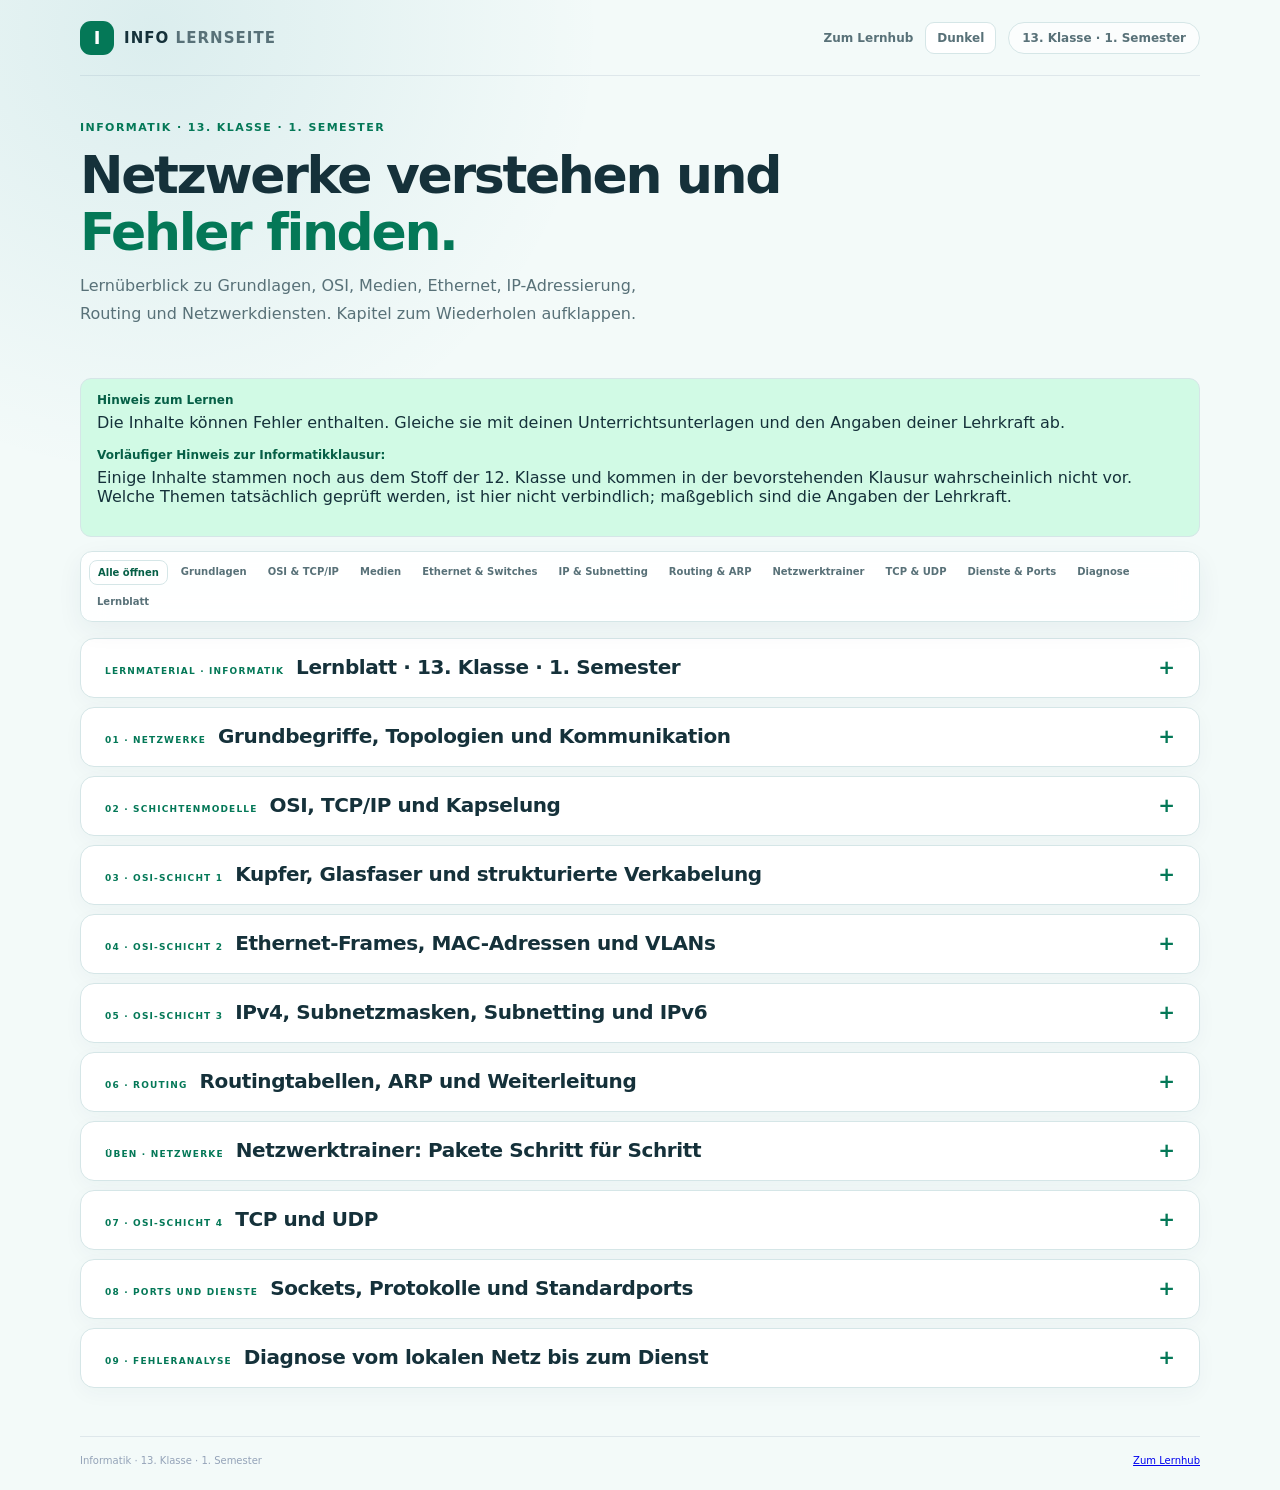
<file: Informatik-13-1/lernseite.html>
<!doctype html>
<html lang="de">
<head>
  <meta charset="utf-8">
  <meta name="viewport" content="width=device-width, initial-scale=1">
  <meta name="theme-color" content="#f4f7fb">
  <title>Informatik · 13. Klasse · 1. Semester</title>
  <link rel="stylesheet" href="../shared/style.css">
  <link rel="stylesheet" href="../shared/learn.css">
  <script src="../shared/theme.js" defer></script>
  <script src="../shared/learn-page.js" defer></script>
  <script src="subnet-calculator.js" defer></script>
  <script src="network-trainer.js" defer></script>
</head>
<body class="theme-informatik">
  <div class="page-shell">
    <header class="topbar">
      <a class="brand" href="../index.html" aria-label="Zurück zum Lernhub">
        <span class="brand-mark">I</span><span>INFO <span class="brand-light">LERNSEITE</span></span>
      </a>
      <div class="topbar-actions">
        <a class="header-link" href="../index.html">Zum Lernhub</a>
        <button id="themeToggle" class="theme-toggle" type="button" aria-label="Darstellung wechseln">Dunkel</button>
        <span class="course-tag">13. Klasse · 1. Semester</span>
      </div>
    </header>

    <main class="learn-layout">
      <header class="learn-hero">
        <p class="eyebrow">Informatik · 13. Klasse · 1. Semester</p>
        <h1>Netzwerke verstehen und <span>Fehler finden.</span></h1>
        <p class="intro">Lernüberblick zu Grundlagen, OSI, Medien, Ethernet, IP-Adressierung, Routing und Netzwerkdiensten. Kapitel zum Wiederholen aufklappen.</p>
      </header>

      <aside class="learn-callout">
        <strong>Hinweis zum Lernen</strong>
        <p>Die Inhalte können Fehler enthalten. Gleiche sie mit deinen Unterrichtsunterlagen und den Angaben deiner Lehrkraft ab.</p>
        <p><strong>Vorläufiger Hinweis zur Informatikklausur:</strong> Einige Inhalte stammen noch aus dem Stoff der 12. Klasse und kommen in der bevorstehenden Klausur wahrscheinlich nicht vor. Welche Themen tatsächlich geprüft werden, ist hier nicht verbindlich; maßgeblich sind die Angaben der Lehrkraft.</p>
      </aside>

      <nav class="learn-nav" aria-label="Kapitelübersicht">
        <button id="toggleAllChapters" class="learn-nav-toggle" type="button">Alle öffnen</button>
        <a href="#grundlagen">Grundlagen</a>
        <a href="#osi">OSI &amp; TCP/IP</a>
        <a href="#medien">Medien</a>
        <a href="#ethernet">Ethernet &amp; Switches</a>
        <a href="#ip">IP &amp; Subnetting</a>
        <a href="#routing">Routing &amp; ARP</a>
        <a href="#netzwerktrainer">Netzwerktrainer</a>
        <a href="#tcpudp">TCP &amp; UDP</a>
        <a href="#dienste">Dienste &amp; Ports</a>
        <a href="#diagnose">Diagnose</a>
        <a href="#lernblatt">Lernblatt</a>
      </nav>

      <article class="learn-content">
        <details id="lernblatt" class="learn-section">
          <summary><span class="eyebrow">Lernmaterial · Informatik</span><span class="learn-section-title">Lernblatt · 13. Klasse · 1. Semester</span></summary>
          <p>Das Lernblatt zu den Netzwerkgrundlagen direkt ansehen oder separat öffnen.</p>
          <a class="learn-pdf-link" href="Informatik%20Klausur%2013-1.pdf" target="_blank" rel="noopener">Lernblatt als PDF öffnen ↗</a>
          <iframe class="learn-pdf" src="Informatik%20Klausur%2013-1.pdf" title="Informatik-Lernblatt, 13. Klasse, 1. Semester" loading="lazy"></iframe>
          <p>Wird die Vorschau nicht angezeigt, öffne das Lernblatt über den Link.</p>
        </details>
        <details id="grundlagen" class="learn-section">
          <summary><span class="eyebrow">01 · Netzwerke</span><span class="learn-section-title">Grundbegriffe, Topologien und Kommunikation</span></summary>
          <p>Ein <strong>Netzwerk</strong> verbindet Systeme zum Datenaustausch. Ein <strong>Host</strong> ist ein netzwerkfähiges Gerät; ein <strong>Client</strong> fordert Dienste an, ein <strong>Server</strong> stellt sie bereit. Ein Intranet bietet interne Dienste, ein Extranet gibt ausgewählten externen Partnern kontrollierten Zugriff.</p>
          <div class="table-wrap"><table>
            <thead><tr><th>Netzgröße</th><th>Reichweite / Beispiel</th></tr></thead>
            <tbody>
              <tr><th>PAN</th><td>Persönlicher Nahbereich, z. B. Bluetooth.</td></tr>
              <tr><th>LAN</th><td>Gebäude oder Standort.</td></tr>
              <tr><th>CAN</th><td>Mehrere Gebäude eines Campus.</td></tr>
              <tr><th>MAN</th><td>Stadt oder Region.</td></tr>
              <tr><th>WAN</th><td>Große Entfernungen und Provider-Netze.</td></tr>
              <tr><th>GAN</th><td>Weltumspannende Netze.</td></tr>
            </tbody>
          </table></div>
          <div class="table-wrap"><table>
            <thead><tr><th>Topologie</th><th>Aufbau und typische Eigenschaft</th></tr></thead>
            <tbody>
              <tr><th>Stern / erweiterter Stern</th><td>Endgeräte führen zu einem zentralen Switch; einfach zu verwalten, aber zentrale Geräte sind mögliche Ausfallpunkte.</td></tr>
              <tr><th>Mesh</th><td>Mehrere direkte Wege erhöhen die Ausfallsicherheit, benötigen aber mehr Verbindungen.</td></tr>
              <tr><th>Bus</th><td>Stationen teilen ein gemeinsames Medium; Kollisionen und Störungen sind möglich.</td></tr>
              <tr><th>Ring / Linie</th><td>Geschlossene Weiterleitung im Ring bzw. hintereinander verbundene Geräte in einer Linie.</td></tr>
              <tr><th>Zelle</th><td>Funkversorgung über einen Access Point; Mobilität, aber begrenzte Reichweite und mögliche Störungen.</td></tr>
            </tbody>
          </table></div>
          <p>Im <strong>Peer-to-Peer</strong>-Netz sind Teilnehmer gleichberechtigt. Im <strong>Client-Server</strong>-Modell stellen spezialisierte Server Dienste bereit und ermöglichen zentrale Verwaltung, Rechtevergabe und Sicherung.</p>
          <p>Ein Kommunikationsprotokoll legt Syntax, Bedeutung, Reihenfolge und Ablauf von Nachrichten fest. Übertragungsarten: <strong>Unicast</strong> (ein Empfänger), <strong>Broadcast</strong> (alle im Netzsegment), <strong>Multicast</strong> (Empfängergruppe) und <strong>Anycast</strong> (geeignete bzw. nächste Instanz einer Gruppe).</p>
          <p>Ein Gerät kann je nach Aufgabe Client und Server sein: Beim Abruf einer Webseite fordert es Daten als Client an; stellt es zugleich eine Datei bereit, übernimmt es für diese Verbindung die Serverrolle. Die Topologie beschreibt dagegen, wie Geräte verbunden sind, nicht welche Rolle ihre Anwendungen spielen.</p>
          <p>Ein Sternnetz ist übersichtlich, weil sich eine einzelne Leitung leicht einem Endgerät zuordnen lässt. Fällt diese Leitung aus, ist normalerweise nur dieses Gerät betroffen; fällt der zentrale Switch aus, verlieren dagegen alle daran angeschlossenen Geräte ihre Verbindung über diesen Switch.</p>
          <h3>Simplex, Halbduplex und Vollduplex</h3>
          <p>Diese Begriffe beschreiben, in welche Richtung Daten über eine Verbindung übertragen werden können und ob beide Seiten gleichzeitig senden dürfen. <strong>Duplex</strong> ist der Oberbegriff für Kommunikation in beide Richtungen; manchmal wird damit umgangssprachlich auch Vollduplex gemeint. Deshalb ist es wichtig, zwischen Halb- und Vollduplex zu unterscheiden.</p>
          <div class="table-wrap"><table>
            <thead><tr><th>Übertragungsart</th><th>Richtung und Zeitpunkt</th><th>Beispiel</th></tr></thead>
            <tbody>
              <tr><th>Simplex</th><td>Nur eine Seite sendet, die andere empfängt.</td><td>Ein Radiosender sendet ein Rundfunkprogramm an Empfangsgeräte.</td></tr>
              <tr><th>Halbduplex</th><td>Beide Seiten können senden und empfangen, aber auf der Verbindung nicht gleichzeitig.</td><td>Beim Walkie-Talkie spricht erst eine Person, dann antwortet die andere.</td></tr>
              <tr><th>Vollduplex</th><td>Beide Seiten können gleichzeitig senden und empfangen.</td><td>Beim Telefonieren können beide Personen gleichzeitig sprechen und hören.</td></tr>
            </tbody>
          </table></div>
          <p><strong>Im Netzwerk:</strong> Eine moderne Ethernet-Verbindung zwischen PC und Switch arbeitet normalerweise vollduplex: Beide Geräte können gleichzeitig Daten übertragen; auf dieser Verbindung wird CSMA/CD nicht benötigt. Klassisches geteiltes Ethernet arbeitet dagegen halbduplex und nutzt CSMA/CD zur Kollisionserkennung. WLAN nutzt üblicherweise einen gemeinsam verwendeten Funkkanal und arbeitet im Halbduplexbetrieb; CSMA/CA soll Kollisionen möglichst vermeiden, kann sie aber nicht vollständig ausschließen.</p>
          <div class="table-wrap"><table>
            <thead><tr><th>Zugriffsverfahren</th><th>Prinzip</th></tr></thead>
            <tbody>
              <tr><th>CSMA/CD</th><td>Klassisches geteiltes bzw. halbduplexes Ethernet erkennt Kollisionen und sendet nach Wartezeit erneut.</td></tr>
              <tr><th>CSMA/CA</th><td>WLAN versucht Kollisionen zu vermeiden, z. B. durch Warten und optional RTS/CTS.</td></tr>
              <tr><th>Token Passing</th><td>Nur die Station mit dem Token darf senden.</td></tr>
            </tbody>
          </table></div>
        </details>

        <details id="osi" class="learn-section">
          <summary><span class="eyebrow">02 · Schichtenmodelle</span><span class="learn-section-title">OSI, TCP/IP und Kapselung</span></summary>
          <div class="table-wrap"><table>
            <thead><tr><th>OSI</th><th>Aufgabe / Beispiel</th><th>PDU</th><th>TCP/IP</th></tr></thead>
            <tbody>
              <tr><th>7 Anwendung</th><td>Dienste und Programme, z. B. HTTP, DNS</td><td>Daten</td><td rowspan="3">Anwendung</td></tr>
              <tr><th>6 Darstellung</th><td>Formatierung, Komprimierung, Verschlüsselung</td><td>Daten</td></tr>
              <tr><th>5 Sitzung</th><td>Aufbau, Steuerung und Ende von Sitzungen</td><td>Daten</td></tr>
              <tr><th>4 Transport</th><td>Ende-zu-Ende-Kommunikation, TCP/UDP</td><td>Segment / Datagramm</td><td>Transport</td></tr>
              <tr><th>3 Vermittlung</th><td>Logische Adressen und Routing, IP</td><td>Paket</td><td>Internet</td></tr>
              <tr><th>2 Sicherung</th><td>Lokale Frames, MAC-Adressen, FCS</td><td>Frame</td><td rowspan="2">Netzzugang</td></tr>
              <tr><th>1 Bitübertragung</th><td>Signale, Leitungspegel und Medium</td><td>Bit</td></tr>
            </tbody>
          </table></div>
          <p>Beim Senden können Protokolle den Nutzdaten von oben nach unten Header und teilweise Trailer hinzufügen: <strong>Kapselung</strong>. Beim Empfangen werden die jeweiligen Informationen von unten nach oben ausgewertet und entfernt. Nicht jede Schicht fügt zwingend einen Header hinzu: Schicht 1 überträgt Signale. Für die Klausur besonders wichtig: Layer 1 = Signal/Medium, Layer 2 = Frame/MAC, Layer 3 = Paket/IP, Layer 4 = Ende-zu-Ende-Transport.</p>
          <p>Beim Aufruf einer Webseite erzeugt die Anwendung zunächst eine Anfrage. Die Transportschicht ergänzt unter anderem Portinformationen, IP ergänzt Quell- und Zieladresse, und Ethernet verpackt das IP-Paket für den lokalen Abschnitt in einen Frame. Das Medium überträgt anschließend die zugehörigen Signale. Beim Empfänger werden die Hüllen in umgekehrter Reihenfolge ausgewertet; die Anwendung erhält wieder die für sie bestimmten Daten.</p>
          <p>Die Aufteilung vereinfacht auch die Fehlersuche: Eine beschädigte Leitung betrifft zunächst die Übertragung auf Schicht 1. Eine falsche IP-Konfiguration betrifft die Vermittlung auf Schicht 3. Dass eine untere Schicht funktioniert, garantiert aber noch nicht, dass auch ein Dienst auf einer höheren Schicht erreichbar ist.</p>
          <p><strong>Schicht 2 oder Schicht 4?</strong> Die Sicherungsschicht arbeitet auf einem lokalen Verbindungsabschnitt: Ethernet kann mit der FCS Übertragungsfehler in Frames erkennen, aber die FCS behebt sie nicht und garantiert keine Zustellung. Die Transportschicht arbeitet zwischen den Endpunkten: TCP kann durch Bestätigungen und erneutes Senden eine zuverlässige, geordnete Übertragung bereitstellen. UDP auf derselben Schicht bietet diese Garantie nicht. Bei einer Frage nach „fehlerfreier Übertragung“ ist daher entscheidend, ob der lokale Abschnitt oder die Ende-zu-Ende-Verbindung gemeint ist.</p>
          <div class="learn-callout"><strong>Eselsbrücke für Schicht 1 bis 7</strong>
            <p>Von unten nach oben: Physikalisch, Sicherung, Vermittlung, Transport, Sitzung, Darstellung, Anwendung (PSVTSDA).</p>
          </div>
        </details>

        <details id="medien" class="learn-section">
          <summary><span class="eyebrow">03 · OSI-Schicht 1</span><span class="learn-section-title">Kupfer, Glasfaser und strukturierte Verkabelung</span></summary>
          <p>Die Bitübertragungsschicht beschreibt mechanische Eigenschaften (Stecker), elektrische Eigenschaften (Pegel, Impedanz, Bitrate) sowie Kodierung, Taktsynchronisation und Übertragungsverfahren.</p>
          <div class="table-wrap"><table>
            <thead><tr><th>Medium</th><th>Merkmale</th></tr></thead>
            <tbody>
              <tr><th>UTP</th><td>Ungeschirmtes Twisted Pair; verdrillte Adernpaare reduzieren Störungen.</td></tr>
              <tr><th>STP / FTP / SSTP</th><td>Twisted-Pair-Kabel mit unterschiedlichen Schirmungen: Gesamtschirm oder zusätzliche Paarabschirmung.</td></tr>
              <tr><th>Koaxialkabel</th><td>Innenleiter, Isolierung, Außenleiter und Mantel; früher häufig in Busnetzen.</td></tr>
              <tr><th>Multimode-Faser</th><td>Mehrere Lichtmoden, meist für kürzere Strecken; Fasertypen OM1 bis OM5.</td></tr>
              <tr><th>Singlemode-Faser</th><td>Ein Hauptmodus, große Reichweite; Fasertypen OS1 und OS2.</td></tr>
              <tr><th>WLAN</th><td>Funkübertragung ohne Kabel; flexibel, aber abhängig von Reichweite, Hindernissen und Störungen.</td></tr>
            </tbody>
          </table></div>
          <div class="table-wrap"><table>
            <thead><tr><th>Kabelkategorie</th><th>Typische Eignung laut Lernblatt</th></tr></thead>
            <tbody>
              <tr><th>CAT5e</th><td>1 Gbit/s in verbreiteten LAN-Strecken.</td></tr>
              <tr><th>CAT6</th><td>1 Gbit/s; 10 Gbit/s über begrenzte Strecken.</td></tr>
              <tr><th>CAT6a</th><td>10 Gbit/s bis 100 m.</td></tr>
              <tr><th>CAT7/7a</th><td>Hochgeschwindigkeitsverkabelung; Schirmung beachten.</td></tr>
              <tr><th>CAT8</th><td>25/40 Gbit/s auf kurzen Strecken, z. B. im Rechenzentrum.</td></tr>
            </tbody>
          </table></div>
          <p>In Glasfasern wird Licht durch Totalreflexion im Kern geführt. Glasfaser bietet hohe Bandbreite, große Reichweite und Unempfindlichkeit gegenüber elektromagnetischen Störungen.</p>
          <p>Bei Twisted Pair werden zwei zusammengehörige Adern verdrillt, damit äußere Störungen beide möglichst ähnlich beeinflussen und am Empfänger besser unterdrückt werden können. Eine zusätzliche Schirmung schützt gegen weitere Störeinflüsse, ersetzt aber keine fachgerechte Installation. Bei Glasfaser wird statt eines elektrischen Signals Licht übertragen; die Leitung verbindet die Geräte daher nicht als elektrischer Leiter.</p>
          <h3>Strukturierte Verkabelung: Primär, Sekundär und Tertiär</h3>
          <p>Die <strong>strukturierte Verkabelung</strong> gliedert die feste Netzwerkinfrastruktur eines Standorts in übersichtliche Bereiche. Verteiler verbinden dabei die Leitungsabschnitte miteinander. Das Lernblatt nennt dafür unter anderem die Normen EN 50173-1 und ISO/IEC 11801. Die Bereiche beschreiben, <em>welche Orte verbunden werden</em>, nicht unterschiedliche Arten von IP-Netzen.</p>
          <div class="table-wrap"><table>
            <thead><tr><th>Bereich</th><th>Verbindung und Aufgabe</th><th>Beispiel</th></tr></thead>
            <tbody>
              <tr><th>Primärbereich<br>Standortverkabelung</th><td>Verbindet Gebäude beziehungsweise Gebäudeverteiler auf einem Standort mit dem Standortverteiler. Dieser Bereich wird auch Campus-Backbone genannt.</td><td>Eine Glasfaser verbindet den Standortverteiler im Hauptgebäude mit dem Gebäudeverteiler eines Nebengebäudes.</td></tr>
              <tr><th>Sekundärbereich<br>Gebäudeverkabelung</th><td>Verbindet innerhalb eines Gebäudes den Gebäudeverteiler mit Etagenverteilern. Er erschließt Etagen oder andere Gebäudebereiche und wird auch Gebäude-Backbone genannt.</td><td>Eine Steigleitung führt vom Gebäudeverteiler im Keller zu den Etagenverteilern im ersten und zweiten Stock.</td></tr>
              <tr><th>Tertiärbereich<br>Etagenverkabelung</th><td>Verbindet den Etagenverteiler mit den Telekommunikationsanschlüssen in den Räumen. Über Anschluss- und Patchkabel werden dort Geräte angeschlossen.</td><td>Vom Etagenverteiler führt eine feste Kupferleitung zur Netzwerkdose im Klassenraum; ein Patchkabel verbindet die Dose mit dem PC.</td></tr>
            </tbody>
          </table></div>
          <p>Welche Medien tatsächlich verwendet werden, hängt von Strecke und Planung ab: Für längere Verbindungen zwischen Gebäuden oder Etagen wird häufig Glasfaser eingesetzt; im arbeitsplatznahen Bereich ist Twisted-Pair-Kupfer verbreitet. Diese Beispiele sind keine starre Zuordnung: Der Bereich wird durch seine Aufgabe und Verbindung bestimmt, nicht allein durch das Kabelmaterial.</p>
          <div class="learn-callout">
            <strong>Der Weg bis zum Arbeitsplatz</strong>
            <p><code>Standortverteiler (SV) → Gebäudeverteiler (GV) → Etagenverteiler (EV) → Telekommunikationsanschluss (TA) → PC</code></p>
            <p>Die Strecke <strong>SV → GV</strong> gehört zum Primärbereich, <strong>GV → EV</strong> zum Sekundärbereich und <strong>EV → TA</strong> zum Tertiärbereich. Die TA ist beispielsweise die Netzwerkdose im Raum. Der PC wird anschließend mit einem Anschlusskabel daran verbunden; Patchkabel im Verteiler verbinden die feste Leitung mit aktiven Geräten wie einem Switch.</p>
            <p><strong>Merksatz:</strong> Primär zwischen Gebäuden, sekundär im Gebäude zu den Etagen, tertiär auf der Etage zum Arbeitsplatz.</p>
          </div>
          <p>Für die übliche Twisted-Pair-Strecke im Tertiärbereich unterscheidet das Lernblatt den <strong>Permanent Link</strong> und den <strong>Channel Link</strong>: Der Permanent Link umfasst die feste Installationsstrecke zwischen Verteiler und Anschlussdose und darf bis zu <code>90 m</code> lang sein. Der Channel umfasst diese Strecke einschließlich der Anschluss- und Patchkabel und ist typischerweise auf <code>100 m</code> begrenzt. Das bedeutet nicht, dass die feste Leitung allein 100 m lang sein darf; konkrete Streckenanforderungen hängen von der jeweiligen Anwendung und Norm ab.</p>
          <p><strong>Typische Falle:</strong> Der Sekundärbereich endet nicht direkt am PC, sondern erschließt die Etagenverteiler. Die Leitung vom Etagenverteiler zur Netzwerkdose gehört zum Tertiärbereich. Ein Patchkabel von der Dose zum PC ist nicht Teil des Permanent Links.</p>
        </details>

        <details id="ethernet" class="learn-section">
          <summary><span class="eyebrow">04 · OSI-Schicht 2</span><span class="learn-section-title">Ethernet-Frames, MAC-Adressen und VLANs</span></summary>
          <p>Eine MAC-Adresse ist 48 Bit lang und wird meist hexadezimal geschrieben. Die ersten 24 Bit bilden üblicherweise die Hersteller-OUI; der Rest kennzeichnet die Schnittstelle. Die Broadcast-MAC lautet <code>FF:FF:FF:FF:FF:FF</code>.</p>
          <div class="table-wrap"><table>
            <thead><tr><th>Ethernet-II-Feld</th><th>Größe</th><th>Funktion</th></tr></thead>
            <tbody>
              <tr><th>Präambel / SFD</th><td>7 + 1 Byte</td><td>Synchronisation und Kennzeichnung des Frame-Anfangs; nicht in der üblichen Frame-Länge enthalten.</td></tr>
              <tr><th>Ziel-/Quell-MAC</th><td>6 + 6 Byte</td><td>Empfänger und Sender im lokalen Ethernet.</td></tr>
              <tr><th>Typ / Länge</th><td>2 Byte</td><td>EtherType bei Ethernet II bzw. Längenfeld bei IEEE 802.3.</td></tr>
              <tr><th>Daten / Padding</th><td>46–1500 Byte</td><td>Nutzdaten; zu kurze Daten werden aufgefüllt.</td></tr>
              <tr><th>FCS / CRC</th><td>4 Byte</td><td>Erkennung von Übertragungsfehlern.</td></tr>
            </tbody>
          </table></div>
          <p>Ein Standardframe ist <strong>64 bis 1518 Byte</strong> groß (ohne Präambel und SFD). Ein 802.1Q-Tag ergänzt 4 Byte; Tagged Frames können 1522 Byte erreichen. Das Tag enthält unter anderem eine 12-Bit-VLAN-ID.</p>
          <h3>Was sind 802.1Q-Tags und Tagged Frames?</h3>
          <p>Ein <strong>VLAN</strong> teilt ein physisches Netzwerk in getrennte logische Netze. Ein Switch kann so Geräte nach VLAN zuordnen, auch wenn sie am selben Switch angeschlossen sind. Jedes VLAN bildet eine eigene Broadcast-Domäne: Ein Broadcast aus VLAN 10 wird nicht einfach in VLAN 20 weitergeleitet.</p>
          <p>Ein <strong>802.1Q-Tag</strong> ist eine vier Byte große Zusatzinformation im Ethernet-Frame. Es steht zwischen Quell-MAC-Adresse und dem ursprünglichen Typ-/Längenfeld. Der Tag enthält eine Kennzeichnung als VLAN-Tag sowie unter anderem die <strong>VLAN-ID</strong>, die angibt, zu welchem VLAN der Frame gehört. Ein Frame mit dieser Zusatzinformation heißt <strong>tagged</strong>; ohne sie heißt er <strong>untagged</strong>. Die MAC-Adressen bleiben für die lokale Zustellung wichtig: Die VLAN-ID ersetzt sie nicht.</p>
          <p><strong>Beispiel mit zwei Switches:</strong> Ein PC sendet an einem Access-Port von Switch A üblicherweise einen untagged Frame. Der Port ist VLAN 10 zugeordnet, sodass der Switch den Frame diesem VLAN zuordnet. Über eine Verbindung zwischen den Switches, die mehrere VLANs transportiert, sendet A den Frame mit VLAN-10-Tag. Switch B erkennt daran die Zuordnung und gibt ihn an einem Access-Port für VLAN 10 üblicherweise wieder ohne Tag an den Ziel-PC aus. VLAN 20 kann dieselbe Verbindung nutzen, bleibt aber logisch getrennt.</p>
          <p>Eine solche Verbindung heißt <strong>Trunk</strong>. Dort werden Frames für mehrere VLANs normalerweise mit Tags übertragen; je nach Konfiguration kann ein natives VLAN auch untagged übertragen werden. Ob und wie ein Port taggt, hängt also von seiner Konfiguration ab.</p>
          <h3>Kollisionsdomäne, Broadcast-Domäne und weitere Domänen</h3>
          <p>Eine <strong>Domäne</strong> ist in diesem Zusammenhang ein Bereich, in dem eine bestimmte Netzwerkeigenschaft gilt. In der Ethernet-Grundlage sind vor allem Kollisions- und Broadcast-Domänen wichtig:</p>
          <div class="table-wrap"><table>
            <thead><tr><th>Domäne</th><th>Bedeutung</th><th>Typische Abgrenzung</th></tr></thead>
            <tbody>
              <tr><th>Kollisionsdomäne</th><td>Bereich eines gemeinsam genutzten Übertragungsmediums, in dem gleichzeitiges Senden zu einer Kollision führen kann.</td><td>Ein Hub verbindet seine Ports in einer gemeinsamen Kollisionsdomäne. Ein Switch trennt die Kollisionsdomänen an seinen Ports; bei Vollduplex treten dort keine Ethernet-Kollisionen auf.</td></tr>
              <tr><th>Broadcast-Domäne</th><td>Bereich, in dem ein Layer-2-Broadcast (z. B. an <code>FF:FF:FF:FF:FF:FF</code>) verteilt wird.</td><td>Ein Switch leitet Broadcasts innerhalb des jeweiligen VLANs weiter. Jedes VLAN ist eine eigene Broadcast-Domäne; ein Router leitet Layer-2-Broadcasts nicht ins nächste Netz weiter.</td></tr>
              <tr><th>Fehlerdomäne</th><td>Geräte oder Verbindungen, die von demselben Ausfall betroffen sein können.</td><td>Fällt ein Switch aus, können alle daran angeschlossenen Geräte betroffen sein. Ein VLAN allein verhindert diesen physischen Ausfall nicht.</td></tr>
              <tr><th>Routing-Domäne</th><td>Netzbereich, dessen Routing gemeinsam verwaltet wird.</td><td>Ein autonomes System (AS) im Internet ist ein Beispiel; BGP tauscht Routen zwischen solchen Systemen aus.</td></tr>
              <tr><th>Sicherheitsdomäne</th><td>Bereich, für den gemeinsame Sicherheitsregeln und Vertrauensannahmen gelten.</td><td>Zum Beispiel kann ein Unternehmensnetz in getrennt verwaltete Zonen für Gäste und interne Systeme aufgeteilt werden.</td></tr>
            </tbody>
          </table></div>
          <div class="learn-callout">
            <strong>Merke: Switchports und VLANs grenzen unterschiedliche Domänen ab</strong>
            <p>Mehrere PCs an einem Switch können im selben VLAN sein: Jeder Switchport ist eine eigene Kollisionsdomäne, aber alle PCs teilen eine Broadcast-Domäne. Werden Ports auf VLAN 10 und VLAN 20 verteilt, entstehen zwei Broadcast-Domänen. Zwischen ihnen kann nur eine Routingfunktion (z. B. Router oder Layer-3-Switch) Pakete weiterleiten.</p>
          </div>
          <div class="table-wrap"><table>
            <thead><tr><th>Gerät</th><th>Wirkung / Domäne</th></tr></thead>
            <tbody>
              <tr><th>Repeater / Hub</th><td>Schicht 1; Hub leitet Bits an alle Ports weiter. Eine gemeinsame Kollisionsdomäne.</td></tr>
              <tr><th>Bridge / Switch</th><td>Schicht 2; MAC-Lernen und gezielte Frame-Weiterleitung. Jeder Switchport ist eine eigene Kollisionsdomäne, Broadcasts bleiben im VLAN.</td></tr>
              <tr><th>Router</th><td>Schicht 3; leitet anhand von IP-Adressen zwischen Netzen und trennt Broadcast-Domänen.</td></tr>
              <tr><th>Layer-3-Switch</th><td>Kombiniert Switching und Routing, z. B. zwischen VLANs.</td></tr>
            </tbody>
          </table></div>
          <p>Ein Switch lernt Quell-MAC-Adressen mit dem zugehörigen Eingangsport. Bekannte Ziele werden gezielt weitergeleitet; eine unbekannte Ziel-MAC wird an alle Ports außer dem Eingangsport geflutet. <strong>VLANs</strong> trennen logische Broadcast-Domänen. Trunk-Ports transportieren mehrere VLANs üblicherweise mit Tags; Access-Ports ordnen Endgeräte einem VLAN zu.</p>
          <div class="learn-callout">
            <strong>Beispiel: MAC-Adressen lernen</strong>
            <ol>
              <li>Im VLAN 10 sendet A über Port 1 einen Frame an B. Der Switch merkt sich A an Port 1. Ist B noch unbekannt, flutet er den Frame an die anderen Ports in VLAN 10.</li>
              <li>Antwortet B über Port 2, lernt der Switch B an Port 2 und leitet die Antwort gezielt an A über Port 1 weiter.</li>
              <li>Ein weiterer Frame von A an B kann nun gezielt über Port 2 ausgegeben werden, solange der Eintrag gültig ist.</li>
            </ol>
            <p><strong>Typischer Fehler:</strong> Der Switch lernt aus der Quell-MAC, nicht aus der Ziel-MAC. Ein unbekanntes Ziel wird auch nicht in andere VLANs geflutet.</p>
          </div>
          <p>Store-and-Forward prüft den vollständigen Frame vor dem Weiterleiten. Cut-Through beginnt früher, Fragment-Free prüft mindestens den ersten Frame-Teil.</p>
          <p>Eine MAC-Adresse dient auf Ethernet zur lokalen Zustellung eines Frames. Anhand der FCS kann ein Empfänger Übertragungsfehler erkennen; sie korrigiert den Inhalt aber nicht selbst. Ein Switch ersetzt außerdem keinen Router: VLANs trennen lokale Netze, und für die Kommunikation zwischen ihnen ist eine Routingfunktion nötig.</p>
          <div class="learn-callout"><strong>Weitere Frame- und Zugriffsbegriffe</strong>
            <ul>
              <li>HDLC ist ein serielles WAN-Frameformat für Punkt-zu-Punkt-Verbindungen; es ist kein Ethernet-MAC-Frame.</li>
              <li>IEEE 802.5 (Token Ring) regelt den Zugriff über ein Token; LLC/802.2 verbindet höhere Protokolle mit unterschiedlichen IEEE-Netzen.</li>
              <li>Die historische 5-4-3-Regel beschrieb klassische Shared-Ethernet-Segmente mit bis zu fünf Segmenten, vier Repeatern und drei Mischsegmenten.</li>
            </ul>
          </div>
        </details>

        <details id="ip" class="learn-section">
          <summary><span class="eyebrow">05 · OSI-Schicht 3</span><span class="learn-section-title">IPv4, Subnetzmasken, Subnetting und IPv6</span></summary>
          <p>IPv4-Adressen haben <strong>32 Bit</strong> in vier Oktetten (je 0–255). Eine Subnetzmaske trennt Netz- und Hostanteil: Eins-Bits stehen für den Netzanteil, Null-Bits für Hosts. CIDR notiert die Zahl der Netzbits, z. B. <code>/24 = 255.255.255.0</code>.</p>
          <h3>IPv4-Beispiel: Dezimal und Binär</h3>
          <p>Die Adresse <code>192.168.10.70</code> besteht aus vier durch Punkte getrennten Oktetten. Jedes Oktett enthält genau acht Bits; die Stellenwerte sind von links nach rechts <code>128, 64, 32, 16, 8, 4, 2, 1</code>. Eine 1 bedeutet, dass der jeweilige Stellenwert mitgezählt wird. So entsteht beispielsweise <code>70 = 64 + 4 + 2</code> und damit <code>01000110₂</code>.</p>
          <div class="table-wrap"><table>
            <thead><tr><th>Oktett</th><th>Zerlegung</th><th>8-Bit-Darstellung</th></tr></thead>
            <tbody>
              <tr><th>192</th><td>128 + 64</td><td>11000000</td></tr>
              <tr><th>168</th><td>128 + 32 + 8</td><td>10101000</td></tr>
              <tr><th>10</th><td>8 + 2</td><td>00001010</td></tr>
              <tr><th>70</th><td>64 + 4 + 2</td><td>01000110</td></tr>
            </tbody>
          </table></div>
          <p>Zusammen lautet dieselbe Adresse binär <code>11000000.10101000.00001010.01000110</code>. Führende Nullen sind in der Binärdarstellung wichtig, damit jedes Oktett acht Bits behält. Umgekehrt ergibt <code>11000000₂ = 128 + 64 = 192</code>. Ein Oktett kann höchstens <code>11111111₂ = 255</code> darstellen; <code>192.168.10.256</code> ist deshalb keine gültige IPv4-Adresse.</p>
          <div class="learn-callout">
            <strong>IPv4-Adresse und MAC-Adresse unterscheiden</strong>
            <p>Eine IPv4-Adresse wie <code>192.168.10.70</code> ist eine logische Adresse für die Paketvermittlung. Eine MAC-Adresse wie <code>00:1A:2B:3C:4D:5E</code> wird dagegen für die lokale Ethernet-Zustellung verwendet. Beide stehen in unterschiedlichen Protokollschichten und haben unterschiedliche Aufgaben.</p>
          </div>
          <div class="table-wrap"><table>
            <thead><tr><th>Privater Bereich</th><th>Präfix</th><th>Historische Klasse</th></tr></thead>
            <tbody>
              <tr><th>10.0.0.0–10.255.255.255</th><td>10.0.0.0/8</td><td>A</td></tr>
              <tr><th>172.16.0.0–172.31.255.255</th><td>172.16.0.0/12</td><td>B</td></tr>
              <tr><th>192.168.0.0–192.168.255.255</th><td>192.168.0.0/16</td><td>C</td></tr>
            </tbody>
          </table></div>
          <p>Das Klassenmodell A/B/C ist historisch; heute wird mit CIDR geplant. <code>127.0.0.1</code> ist Loopback. NAT übersetzt typischerweise private Adressen auf eine öffentliche Adresse oder einen öffentlichen Pool.</p>
          <h3>IPv4-Beispiel: Private, öffentliche und besondere Adressen</h3>
          <p><code>192.168.1.25</code>, <code>10.2.3.4</code> und <code>172.20.5.8</code> liegen in den oben genannten privaten Bereichen. Solche Adressen dürfen in unterschiedlichen privaten Netzen wiederverwendet werden und werden nicht direkt im öffentlichen Internet geroutet. Bei <code>172.32.5.8</code> endet die Prüfung anders: Das zweite Oktett liegt nicht zwischen 16 und 31, also gehört diese Adresse nicht zum privaten Bereich <code>172.16.0.0/12</code>.</p>
          <p><code>8.8.8.8</code> ist ein Beispiel für eine öffentliche IPv4-Adresse. <code>127.0.0.1</code> bezeichnet dagegen den eigenen Rechner über die Loopback-Schnittstelle: Ein erfolgreicher Ping dorthin prüft den lokalen IP-Stack, aber weder Netzwerkkabel noch Internetverbindung. <code>255.255.255.255</code> ist der lokale IPv4-Broadcast; er ist keine normale Adresse für einen einzelnen Host.</p>
          <h3>IPv4-Beispiel: Konfiguration und Kommunikation</h3>
          <p>Ein PC erhält beispielsweise die Adresse <code>192.168.1.20</code>, die Maske <code>255.255.255.0</code>, das Gateway <code>192.168.1.1</code> und einen DNS-Server. Diese Werte können manuell eingetragen oder über DHCP bezogen werden. Die IP-Adresse kennzeichnet die Schnittstelle im Netz, die Maske hilft bei der Entscheidung, ob ein Ziel lokal liegt; das Gateway ist der nächste Router für Ziele außerhalb des lokalen Netzes. DNS übersetzt Namen in IP-Adressen.</p>
          <p>Für einen anderen PC unter <code>192.168.1.30</code> versucht der erste PC bei dieser Maske die lokale Zustellung. Möchte er dagegen einen Server unter <code>8.8.8.8</code> erreichen, sendet er das Paket zunächst an das konfigurierte Gateway. Bei einer passenden NAT-Konfiguration kann der Router die private Quelladresse für die Verbindung ins Internet übersetzen. Ob die Verbindung tatsächlich funktioniert, hängt zusätzlich von Routing, Konfiguration und Erreichbarkeit ab.</p>
          <div class="table-wrap"><table>
            <thead><tr><th>Historische Klasse</th><th>Erstes Oktett</th><th>Ursprüngliches Präfix</th></tr></thead>
            <tbody>
              <tr><th>A</th><td>1–126</td><td>/8</td></tr>
              <tr><th>B</th><td>128–191</td><td>/16</td></tr>
              <tr><th>C</th><td>192–223</td><td>/24</td></tr>
            </tbody>
          </table></div>
          <p>Auf Schicht 3 werden Pakete anhand logischer IP-Adressen weitergeleitet. Ist ein Paket größer als die unterstützte Übertragungsgröße, kann IPv4 es fragmentieren.</p>
          <div class="learn-callout"><strong>Subnetting-Formeln</strong>
            <ul>
              <li>Hostbits: <code>H = 32 − Präfix</code>.</li>
              <li>Nutzbare Hosts pro Subnetz: <code>2ᴴ − 2</code> bei /0 bis /30 (Netz- und Broadcastadresse ausgenommen); /31 und /32 sind Sonderfälle.</li>
              <li>Ausgeliehene Bits: <code>S = neues Präfix − ursprüngliches Präfix</code>; Subnetze: <code>2ˢ</code>.</li>
              <li>Blockgröße im interessanten Oktett: <code>256 − Maskenwert</code>.</li>
              <li>Netzadresse: IP bitweise AND Subnetzmaske; Broadcast: Hostbits auf 1 setzen.</li>
            </ul>
          </div>
          <div class="table-wrap"><table>
            <thead><tr><th>Präfix</th><th>Subnetzmaske</th><th>Blockgröße</th></tr></thead>
            <tbody>
              <tr><th>/24</th><td>255.255.255.0</td><td>256</td></tr>
              <tr><th>/25</th><td>255.255.255.128</td><td>128</td></tr>
              <tr><th>/26</th><td>255.255.255.192</td><td>64</td></tr>
              <tr><th>/27</th><td>255.255.255.224</td><td>32</td></tr>
              <tr><th>/28</th><td>255.255.255.240</td><td>16</td></tr>
              <tr><th>/29</th><td>255.255.255.248</td><td>8</td></tr>
              <tr><th>/30</th><td>255.255.255.252</td><td>4</td></tr>
            </tbody>
          </table></div>
          <div class="formula-card"><strong>Netz- und Broadcastadresse bitweise bestimmen</strong>
            <code>192.145.96.201 AND 255.255.255.240 = 192.145.96.192<br>Broadcast: 192.145.96.192 OR 0.0.0.15 = 192.145.96.207</code>
            <span>Die invertierte Maske enthält im Hostanteil Einsen; das Ergebnis .192–.207 ist ein Block mit 16 Adressen.</span>
          </div>
          <h3>Beispiel: 192.168.10.0/24 in /27 teilen</h3>
          <p><code>/27</code> hat 5 Hostbits, also 30 nutzbare Hosts je Subnetz. Drei Bits werden ausgeliehen: <code>2³ = 8</code> Subnetze. Die Maske endet auf 224, daher beträgt die Blockgröße <code>256 − 224 = 32</code>. Netzadressen: .0, .32, .64, .96, .128, .160, .192 und .224.</p>
          <div class="table-wrap"><table>
            <thead><tr><th>Netz</th><th>Netzadresse</th><th>Hostbereich</th><th>Broadcast</th></tr></thead>
            <tbody>
              <tr><th>1</th><td>192.168.10.0</td><td>.1–.30</td><td>.31</td></tr>
              <tr><th>2</th><td>192.168.10.32</td><td>.33–.62</td><td>.63</td></tr>
              <tr><th>3</th><td>192.168.10.64</td><td>.65–.94</td><td>.95</td></tr>
              <tr><th>4</th><td>192.168.10.96</td><td>.97–.126</td><td>.127</td></tr>
            </tbody>
          </table></div>
          <div class="learn-callout">
            <strong>Beispiel: Liegen zwei Hosts im selben Netz?</strong>
            <p>Host A hat <code>192.168.10.70/27</code>. Die Blöcke sind 32 Adressen groß; .70 liegt im Block .64–.95. Dessen Netzadresse ist .64, Broadcast .95 und nutzbarer Hostbereich .65–.94.</p>
            <p>Host B mit <code>192.168.10.94/27</code> liegt im selben Netz. Host C mit <code>192.168.10.100/27</code> liegt dagegen im nächsten Block .96–.127; A sendet zu C über sein Gateway.</p>
            <p><strong>Typischer Fehler:</strong> Gleiche erste drei Oktette allein beweisen bei /27 nicht, dass die Hosts im selben Subnetz liegen. Netz- und Broadcastadresse sind hier keine Hostadressen.</p>
          </div>
          <p><strong>Von der Adresse zum Netz:</strong> Bei <code>192.168.10.70/27</code> ist das letzte Maskenoktett <code>11100000</code>; das letzte Adressoktett 70 ist <code>01000110</code>. Bitweises AND ergibt <code>01000000</code>, also 64. Setzt du die fünf Hostbits auf 1, entsteht <code>01011111</code>, also 95 als Broadcast. Dazwischen liegen die nutzbaren Hostadressen .65 bis .94.</p>
          <h3>Beispiel: Ein Subnetz über mehrere Oktette</h3>
          <p>Für <code>172.16.35.130/20</code> besteht die Maske aus 20 Einsen und 12 Nullen: <code>255.255.240.0</code>. Im dritten Oktett ist die Blockgröße <code>256 − 240 = 16</code>. Die Blöcke beginnen dort bei 0, 16, 32, 48 und so weiter; 35 liegt im Block von 32 bis 47. Das vierte Oktett gehört vollständig zum Hostanteil.</p>
          <p>Daraus folgen Netzadresse <code>172.16.32.0</code>, letzte Adresse und Broadcast <code>172.16.47.255</code> sowie der Hostbereich <code>172.16.32.1–172.16.47.254</code>. Der gesamte Adressbereich umfasst <code>2¹² = 4096</code> Adressen, davon sind <code>4096 − 2 = 4094</code> gewöhnliche Hostadressen. Die Eingabeadresse liegt dazwischen und ist in diesem Subnetz eine Hostadresse.</p>
          <h3>Beispiel: Subnetze nach Hostbedarf planen</h3>
          <p>Das Netz <code>192.168.50.0/24</code> soll mindestens vier gleich große Subnetze mit jeweils mindestens 50 Hosts erhalten. Für vier Subnetze werden mindestens zwei Bits ausgeliehen: <code>2² = 4</code>. Es bleiben sechs Hostbits und damit <code>2⁶ − 2 = 62</code> nutzbare Hostadressen pro Subnetz. Das neue Präfix ist <code>/26</code>, die Maske <code>255.255.255.192</code>, und die Blockgröße beträgt <code>256 − 192 = 64</code>.</p>
          <div class="table-wrap"><table>
            <thead><tr><th>Subnetz</th><th>Gesamter Adressbereich</th><th>Nutzbarer Hostbereich</th><th>Broadcast</th></tr></thead>
            <tbody>
              <tr><th>192.168.50.0/26</th><td>.0–.63</td><td>.1–.62</td><td>.63</td></tr>
              <tr><th>192.168.50.64/26</th><td>.64–.127</td><td>.65–.126</td><td>.127</td></tr>
              <tr><th>192.168.50.128/26</th><td>.128–.191</td><td>.129–.190</td><td>.191</td></tr>
              <tr><th>192.168.50.192/26</th><td>.192–.255</td><td>.193–.254</td><td>.255</td></tr>
            </tbody>
          </table></div>
          <p>Die erste Adresse eines gewöhnlichen Subnetzes bezeichnet das Netz, die letzte den gerichteten Broadcast. Der gesamte Adressbereich enthält beide; der Hostbereich nicht. Als Gateway kann eine passend konfigurierte Hostadresse dienen, sie ist aber nicht automatisch immer die erste oder letzte Hostadresse.</p>
          <div class="cycle-calculator" id="subnetCalculator">
            <h3>IPv4-Subnetzrechner mit Rechenweg</h3>
            <p>Gib eine IPv4-Adresse und entweder ein CIDR-Präfix oder eine vollständige Subnetzmaske ein. Der Rechner zeigt das zugehörige Subnetz, nicht die Aufteilung eines größeren Ausgangsnetzes.</p>
            <div class="cycle-inputs">
              <label for="subnetAddress">IPv4-Adresse
                <input id="subnetAddress" class="select-control" type="text" value="192.168.10.70" autocomplete="off" spellcheck="false" aria-describedby="subnetMessage">
              </label>
              <label for="subnetMask">Präfix oder Subnetzmaske
                <input id="subnetMask" class="select-control" type="text" value="/27" autocomplete="off" spellcheck="false" aria-describedby="subnetMessage">
              </label>
            </div>
            <p id="subnetMessage" class="calculator-message" role="status"></p>
            <div id="subnetResult" aria-live="polite" hidden>
              <div class="cycle-results">
                <div><span>Präfix und Subnetzmaske</span><output id="subnetMaskResult"></output></div>
                <div><span>Netzadresse</span><output id="subnetNetwork"></output></div>
                <div><span>Letzte Adresse</span><output id="subnetLast"></output></div>
                <div><span>Gesamter Adressbereich</span><output id="subnetRange"></output></div>
                <div><span>Hostbereich</span><output id="subnetHosts"></output></div>
                <div><span>Anzahl Adressen / Hosts</span><output id="subnetCounts"></output></div>
              </div>
              <p id="subnetInterpretation"></p>
              <strong>Rechenweg</strong>
              <pre class="learn-code"><code id="subnetSteps"></code></pre>
              <p class="calculator-note">Die Hostzählung setzt ein gewöhnliches IPv4-Subnetz voraus; besondere und reservierte Adressbereiche können die praktische Nutzung einschränken.</p>
            </div>
          </div>
          <noscript><p>Für den Subnetzrechner muss JavaScript aktiviert sein.</p></noscript>
          <p>Mit der Maske entscheidet ein Host, ob er das Ziel direkt im eigenen Netz erreichen will oder an sein Gateway übergibt. Die Regel <code>2ᴴ − 2</code> gilt für die üblichen hier gezeigten Subnetze; spezielle Präfixe wie /31 und /32 werden anders verwendet und nicht mit dieser allgemeinen Hostzählung geplant.</p>
          <p>Auf einer Punkt-zu-Punkt-Verbindung können bei <code>/31</code> beide Adressen als Endpunkte verwendet werden; ein gerichteter Broadcast entfällt dort. <code>/32</code> bezeichnet eine einzelne Adresse, etwa als Hostroute, und kein gewöhnliches Subnetz mit einem separaten Host- und Broadcastbereich.</p>
          <p>Bei der IP-Zusammenfassung werden gemeinsame führende Bits zusammengefasst. <strong>VLSM</strong> erlaubt unterschiedlich große Subnetze passend zum jeweiligen Hostbedarf.</p>
          <p>IPv6 hat <strong>128 Bit</strong>, dargestellt als acht hexadezimale Blöcke. Führende Nullen je Block dürfen entfallen; eine zusammenhängende Folge von Nullblöcken darf genau einmal durch <code>::</code> ersetzt werden. IPv6 kennt keinen Broadcast, sondern unter anderem Unicast, Multicast und Anycast.</p>
          <div class="formula-card"><strong>IPv6-Kürzung</strong><code>2001:0db8:0000:0000:0000:ff00:0042:8329<br>→ 2001:db8::ff00:42:8329</code><span>Die Kurzform lässt führende Blocknullen und genau eine zusammenhängende Nullblockfolge weg.</span></div>
        </details>

        <details id="routing" class="learn-section">
          <summary><span class="eyebrow">06 · Routing</span><span class="learn-section-title">Routingtabellen, ARP und Weiterleitung</span></summary>
          <p>Dieser Abschnitt orientiert sich am Kapitel „Routing, Routingprotokolle und ARP“ des eingebundenen Lernblatts. Er erklärt zuerst die Entscheidungen von Host und Router und verfolgt danach das Unterrichtsbeispiel mit ARP und Ping. Die Abläufe kannst du anschließend im <a href="#netzwerktrainer">Netzwerktrainer</a> selbst üben. Auf schmalen Bildschirmen lassen sich die Tabellen seitlich scrollen.</p>

          <h3>1. Was macht ein Router?</h3>
          <p>Ein <strong>Router verbindet unterschiedliche IP-Netze</strong> und entscheidet anhand der Ziel-IP, über welche Schnittstelle und gegebenenfalls an welchen nächsten Router ein Paket weitergeleitet wird. Ein Router hat dafür mehrere Schnittstellen; jede beteiligte Schnittstelle besitzt eine zum jeweiligen Netz passende IP-Adresse und bei Ethernet eine eigene MAC-Adresse. Eine Schnittstelle kann zum Beispiel im Netz <code>10.0.0.0/8</code> liegen, eine andere in <code>172.16.0.0/16</code>.</p>
          <p>Ein Switch arbeitet dagegen hauptsächlich auf Schicht 2: Er vermittelt Ethernet-Frames innerhalb eines lokalen Netzes anhand von MAC-Adressen. Ein Router arbeitet bei der Weiterleitung auf Schicht 3 und verbindet Netze. Ein einfacher Switch ersetzt deshalb nicht die Routingentscheidung zwischen zwei verschiedenen IP-Netzen. Ein Router leitet einen lokalen Ethernet-Broadcast auch nicht einfach in das nächste Netz weiter.</p>
          <p>Das <strong>Default Gateway</strong> eines PCs ist normalerweise die IP-Adresse der Router-Schnittstelle in seinem eigenen Netz. Sie ist nicht die Adresse des entfernten Zielgeräts. Damit der PC das Gateway erreichen kann, muss dessen Adresse zum lokalen Subnetz passen und die Schnittstelle erreichbar sein. Eine passende Adresse allein garantiert noch nicht, dass die Verbindung funktioniert.</p>

          <h3>2. Direkt zustellen oder Gateway benutzen?</h3>
          <p>Bevor ein PC sendet, vergleicht er bei gewöhnlicher IPv4-Konfiguration das eigene Netz und das Zielnetz anhand seiner Subnetzmaske. Liegt das Ziel im selben Subnetz, ermittelt er dessen MAC-Adresse und sendet direkt über das lokale Ethernet. Liegt es außerhalb, verwendet er eine passende Route; wenn keine speziellere Hostroute vorhanden ist, meist die Default-Route über das Gateway. Das IP-Paket bleibt dabei an den eigentlichen Empfänger adressiert.</p>
          <div class="learn-callout">
            <strong>Rechenbeispiel: zwei Ziele bei /27</strong>
            <p>PC A hat <code>192.168.10.70/27</code>, die Maske <code>255.255.255.224</code> und das Gateway <code>192.168.10.65</code>. Die Blockgröße im letzten Oktett ist <code>256 − 224 = 32</code>. As Netz reicht von <code>192.168.10.64</code> bis <code>192.168.10.95</code>; nutzbare Hostadressen sind <code>.65–.94</code>. Das Gateway <code>.65</code> liegt also im selben Netz.</p>
            <p>Ein Ziel <code>192.168.10.94</code> liegt ebenfalls in diesem Block: A fragt bei leerem Cache direkt nach dessen MAC. Das Ziel <code>192.168.10.100</code> liegt dagegen im nächsten Block <code>.96–.127</code>. A fragt nach der MAC seines Gateways <code>.65</code> und sendet den ersten Frame dorthin. Im IP-Paket bleibt <code>192.168.10.100</code> das Ziel.</p>
            <p><strong>Typische Falle:</strong> Dass die ersten drei Oktette gleich aussehen, bedeutet bei <code>/27</code> nicht automatisch, dass zwei Hosts im selben Subnetz liegen. Mehr zum Rechenweg steht bei <a href="#ip">IP &amp; Subnetting</a>.</p>
          </div>

          <h3>3. Wie verarbeitet ein Router ein Paket?</h3>
          <ol>
            <li><strong>Empfangen:</strong> Der eingehende Ethernet-Frame ist an die MAC-Adresse der empfangenden Router-Schnittstelle adressiert. Der Router entnimmt ihm das IP-Paket.</li>
            <li><strong>Route suchen:</strong> Er prüft die Ziel-IP gegen seine Routingtabelle. Der passendste Eintrag nennt eine Ausgangsschnittstelle und bei einer Route über einen anderen Router einen nächsten Hop.</li>
            <li><strong>TTL prüfen:</strong> Die IPv4-TTL wird bei der Weiterleitung um eins vermindert. Läuft sie ab, wird das Paket verworfen; üblicherweise kann der Router eine ICMP-Zeitüberschreitung an den Absender melden. Die TTL verhindert, dass ein Paket bei einer Routingschleife unbegrenzt kreist.</li>
            <li><strong>Lokal zustellen:</strong> Auf einem Ethernet-Ausgang benötigt der Router die MAC des nächsten Hops. Ist das Zielnetz direkt angeschlossen, ist der Zielhost der nächste Empfänger; bei einer Route über einen Router ist es dessen erreichbare IP-Adresse. Falls nötig, wird diese lokale Adresse per ARP aufgelöst.</li>
            <li><strong>Neu verpacken:</strong> Der Router erstellt für den Ausgang einen neuen Ethernet-Frame: Quell-MAC ist die MAC seiner Ausgangsschnittstelle, Ziel-MAC die des nächsten lokalen Empfängers. Der nächste Router wiederholt diese Entscheidung.</li>
          </ol>
          <p>Ohne besondere Änderungen wie NAT bleiben Quell- und Ziel-IP des weitergeleiteten Pakets grundsätzlich gleich. Der IP-Header bleibt aber nicht vollständig unverändert: Insbesondere sinkt die TTL. Die Ethernet-MAC-Adressen gelten nur für den jeweiligen Abschnitt und werden beim Übergang zum nächsten Ethernet-Abschnitt neu gesetzt.</p>
          <div class="learn-callout"><strong>Wenn keine Route passt</strong>
            <p>Existiert weder eine passende Route noch eine Default-Route, kann der Router das Paket nicht weiterleiten und verwirft es. Eine ICMP-Meldung über die Nichterreichbarkeit kann den Absender informieren, ist aber nicht in jedem Fall garantiert. Eine Route allein genügt zudem nicht: Der nächste Hop und die Ausgangsschnittstelle müssen tatsächlich erreichbar sein.</p>
          </div>

          <h3>4. Eine Routingtabelle lesen</h3>
          <p>Ein Eintrag beschreibt ein <strong>Zielnetz mit Präfix</strong> und wie dieses erreicht wird: direkt über eine Ausgangsschnittstelle oder über die IP-Adresse eines <strong>Next Hops</strong> (nächsten Routers). Bei einem direkt angeschlossenen Netz wird das Ziel selbst lokal zugestellt. Eine <strong>Default-Route</strong> <code>0.0.0.0/0</code> ist der Auffangeintrag für Ziele, für die keine spezifischere Route passt; sie macht ein Ziel nicht automatisch erreichbar.</p>
          <div class="learn-callout"><strong>Beispiel: längstes passendes Präfix</strong>
            <p>Ein Router ist über <code>192.0.2.1/24</code> mit den nächsten Routern verbunden. Seine Tabelle enthält die folgenden Einträge. Die Next Hops <code>192.0.2.2–.4</code> liegen auf dem direkt angeschlossenen Ethernet.</p>
            <div class="table-wrap"><table>
              <thead><tr><th>Zielnetz</th><th>Weiterleitung</th></tr></thead>
              <tbody>
                <tr><td><code>192.0.2.0/24</code></td><td>Direkt angeschlossen</td></tr>
                <tr><td><code>10.0.0.0/8</code></td><td>Über <code>192.0.2.2</code> (Router A)</td></tr>
                <tr><td><code>10.20.30.0/24</code></td><td>Über <code>192.0.2.3</code> (Router B)</td></tr>
                <tr><td><code>0.0.0.0/0</code></td><td>Über <code>192.0.2.4</code> (Router C)</td></tr>
              </tbody>
            </table></div>
            <ul>
              <li><code>10.20.30.77</code> passt zu <code>10.0.0.0/8</code> und <code>10.20.30.0/24</code>. <code>/24</code> ist spezifischer: Router B ist der nächste Hop; bei leerem Cache wird <code>192.0.2.3</code> per ARP aufgelöst.</li>
              <li><code>10.20.31.77</code> gehört nicht zu <code>10.20.30.0/24</code>, aber zu <code>10.0.0.0/8</code>. Der Router wählt A und löst bei Bedarf <code>192.0.2.2</code> auf.</li>
              <li><code>8.8.8.8</code> passt zu keinem der spezielleren Einträge. Deshalb wird die Default-Route über C verwendet.</li>
              <li><code>192.0.2.50</code> liegt im direkt angeschlossenen Netz. Hier sucht der Router bei Bedarf die MAC von <code>192.0.2.50</code> selbst, nicht die eines weiteren Routers.</li>
            </ul>
            <p><strong>Typische Falle:</strong> Entscheidend ist die Anzahl der passenden Präfixbits, nicht die Reihenfolge der Zeilen oder die längste Adresse als Text. Alle Adressen passen zur Default-Route; sie gewinnt nur, wenn keine längere passende Route vorhanden ist.</p>
          </div>
          <p>Eine Routingtabelle kann außerdem Angaben zur Herkunft einer Route, zur administrativen Distanz und zu einer Metrik enthalten. Wenn mehrere Quellen Routen zum <em>gleichen Präfix</em> anbieten, helfen je nach Gerät und Routingverfahren unter anderem administrative Distanz und Metrik bei der Auswahl der zu verwendenden Route. Das ist von der Suche nach dem längsten passenden Präfix für ein konkretes Ziel zu unterscheiden.</p>

          <h3>5. Statisches und dynamisches Routing</h3>
          <div class="table-wrap"><table>
            <thead><tr><th>Routingart</th><th>Prinzip</th><th>Beispiele</th></tr></thead>
            <tbody>
              <tr><th>Statisch</th><td>Eine Route wird manuell eingetragen. Sie ist gut nachvollziehbar und erzeugt keinen Austausch durch ein Routingprotokoll, muss aber bei Änderungen gepflegt werden.</td><td>Manuelle Route zu einem entfernten Netz</td></tr>
              <tr><th>Dynamisch</th><td>Router tauschen Routinginformationen aus und können Routen bei Änderungen neu berechnen. Dafür entstehen zusätzlicher Verkehr und Konfigurationsaufwand.</td><td>RIP, OSPF oder BGP</td></tr>
            </tbody>
          </table></div>
          <p>Ein <strong>Routed Protocol</strong> wie IPv4 oder IPv6 stellt die Adressierung für weitergeleitete Pakete bereit. Ein <strong>Routingprotokoll</strong> wie RIP oder OSPF hilft Routern dagegen, Informationen über Wege auszutauschen und Routen zu ermitteln. Eine <strong>Metrik</strong> bewertet Wege, beispielsweise anhand von Hop-Anzahl, Kosten oder einer Kombination von Eigenschaften; welche Metrik gilt, hängt vom Protokoll ab.</p>
          <div class="table-wrap"><table>
            <thead><tr><th>Verfahren</th><th>Wie wird ein Weg ermittelt?</th><th>Beispiele</th></tr></thead>
            <tbody>
              <tr><th>Distance Vector</th><td>Nachbarn tauschen Informationen über erreichbare Netze und deren Entfernung aus. RIP zählt Router-Hops: maximal 15; 16 bedeutet unerreichbar.</td><td>RIP / RIPv2</td></tr>
              <tr><th>Link State</th><td>Router tauschen Informationen über Verbindungen aus. Aus der Netzsicht wird ein kürzester Pfad nach den verwendeten Kosten berechnet.</td><td>OSPF, IS-IS</td></tr>
              <tr><th>Inter-AS</th><td>Zwischen autonomen Systemen entscheiden auch Richtlinien und Pfadinformationen; nicht nur die kürzeste Entfernung.</td><td>BGP</td></tr>
            </tbody>
          </table></div>

          <h3>6. ARP: Wie wird aus einer lokalen IPv4-Adresse eine MAC-Adresse?</h3>
          <p>Für einen Ethernet-Frame benötigt der Absender eine Ziel-MAC. <strong>ARP</strong> (Address Resolution Protocol) ermittelt zu einer bereits bekannten IPv4-Adresse die zugehörige MAC-Adresse im lokalen Ethernet. Es bestimmt nicht den Weg durch entfernte Netze; die Entscheidung für Zielhost oder nächsten Hop trifft vorher die IP-Routingentscheidung.</p>
          <ol>
            <li>Der Sender prüft seinen ARP-Cache. Ist eine gültige Zuordnung vorhanden, kann er sie verwenden; sonst sendet er eine <strong>ARP Request</strong> als Ethernet-Broadcast: „Wer hat diese IPv4-Adresse?“</li>
            <li>Der Switch verteilt den Broadcast im lokalen Netz beziehungsweise VLAN. Das Gerät mit der gesuchten Adresse antwortet normalerweise per Unicast mit einer <strong>ARP Reply</strong>, die seine MAC nennt.</li>
            <li>Der Sender speichert die Zuordnung IP → MAC vorübergehend im ARP-Cache und verwendet die MAC als Zieladresse des anschließenden Datenframes. Einträge können ablaufen und müssen dann erneut ermittelt werden.</li>
          </ol>
          <p>Für ein entferntes Ziel fragt der PC also nach der MAC seines lokalen Gateways, nicht nach der MAC des entfernten PCs. Jeder Router kann auf seinem eigenen Ethernet-Ausgang erneut ARP benötigen. Ein ARP-Broadcast wird dabei nicht über den Router ins andere Netz weitergeleitet.</p>
          <div class="learn-callout"><strong>ARP-Felder und Ethernet-Frame nicht verwechseln</strong>
            <p>In einer üblichen ARP-Anfrage ist die gesuchte Ziel-MAC im <em>ARP-Inhalt</em> noch unbekannt und steht dort als <code>0000.0000.0000</code>. Die Ziel-MAC des umgebenden <em>Ethernet-Frames</em> ist dagegen der Broadcast <code>FFFF.FFFF.FFFF</code>. Die Sender- und Ziel-IP in der ARP-Nachricht beschreiben die Zuordnung; ARP selbst ist kein IPv4-Paket mit einem IP-Header.</p>
          </div>

          <h3 id="icmp">7. ICMP: Rückmeldungen und Diagnose im IP-Netz</h3>
          <p><strong>ICMP</strong> steht für <em>Internet Control Message Protocol</em>. Geräte verwenden es, um Kontroll- und Fehlermeldungen im Zusammenhang mit IP zu senden. Damit kann beispielsweise ein Router mitteilen, dass er ein Paket nicht weiterleiten konnte. ICMP repariert den Fehler aber nicht selbst und garantiert weder die Zustellung der ursprünglichen Nachricht noch eine Antwort.</p>
          <p>Hier geht es um <strong>ICMP für IPv4</strong>. Seine Nachrichten werden in IPv4-Paketen transportiert: Im Protokollfeld des IPv4-Headers steht dafür die Nummer <code>1</code>. ICMP gehört zur Vermittlungs- beziehungsweise Internetschicht; es verwendet weder TCP noch UDP und hat deshalb keine TCP- oder UDP-Portnummer. ICMPv6 für IPv6 ist eine eigene Variante mit anderen Nachrichtentypen.</p>
          <div class="learn-callout">
            <strong>IP, ICMP und Ethernet auseinanderhalten</strong>
            <p>Beim Ping steckt eine ICMP-Nachricht in einem IP-Paket. Auf einem Ethernet-Abschnitt wird dieses IP-Paket wiederum in einem Ethernet-Frame transportiert:</p>
            <p><code>Ethernet-Frame [ IP-Paket [ ICMP-Nachricht ] ]</code></p>
            <p>Der IP-Header enthält Quell- und Ziel-IP sowie die TTL. Der Ethernet-Frame enthält die MAC-Adressen für den aktuellen Abschnitt. ARP kann zuvor die dafür benötigte lokale MAC ermitteln; ARP selbst ist keine ICMP-Nachricht und kein IPv4-Paket.</p>
          </div>
          <p>Eine ICMP-Nachricht enthält unter anderem einen <strong>Typ</strong>, der die Art der Nachricht bezeichnet, einen <strong>Code</strong> für nähere Angaben und eine <strong>Prüfsumme</strong>, mit der Fehler in der ICMP-Nachricht erkannt werden können. Weitere Felder hängen vom Typ ab. Bei Echo Request und Echo Reply helfen Kennung und Sequenznummer, Antworten den Anfragen zuzuordnen; die Antwort gibt auch die mitgesendeten Daten zurück.</p>
          <div class="table-wrap"><table>
            <thead><tr><th>ICMPv4-Nachricht</th><th>Typ / Code</th><th>Bedeutung</th></tr></thead>
            <tbody>
              <tr><th>Echo Request</th><td><code>8 / 0</code></td><td>Ein Gerät fragt ein Ziel, ob es mit einem Echo Reply antwortet. Das nutzt <code>ping</code>.</td></tr>
              <tr><th>Echo Reply</th><td><code>0 / 0</code></td><td>Das Ziel antwortet auf die Echo-Anfrage. Request und Reply sind getrennte IP-Pakete.</td></tr>
              <tr><th>Destination Unreachable</th><td><code>3</code>, z. B. Code <code>0</code>, <code>1</code> oder <code>3</code></td><td>Meldet je nach Code ein unerreichbares Netz, einen unerreichbaren Host oder einen unerreichbaren Port. Ein Router oder Zielgerät kann eine solche Meldung senden.</td></tr>
              <tr><th>Time Exceeded</th><td><code>11 / 0</code></td><td>Ein Router verwirft ein Paket, dessen TTL bei der Weiterleitung abläuft, und kann dies dem Absender mitteilen.</td></tr>
            </tbody>
          </table></div>
          <p>Ein Code für „Port unreachable“ macht ICMP nicht selbst zu einem Portprotokoll: Die Meldung kann sich beispielsweise auf ein zuvor an einen nicht erreichbaren UDP-Port gesendetes Paket beziehen. Bei Fehlermeldungen wird ein Teil des auslösenden IP-Pakets mitgeschickt, damit der Absender die Meldung zuordnen kann.</p>

          <h4>Ping: Anfrage, Antwort und Laufzeit</h4>
          <ol>
            <li>Host 1 sendet einen ICMP Echo Request in einem IPv4-Paket an Host 2. Ist Host 2 in einem anderen Netz, geht der erste Ethernet-Frame an das Gateway; die Ziel-IP bleibt Host 2.</li>
            <li>Router leiten das IP-Paket anhand der Ziel-IP weiter. Host 2 kann beim Empfang einen neuen Echo Reply erzeugen, dessen Quell-IP Host 2 und dessen Ziel-IP Host 1 ist.</li>
            <li>Der Reply benötigt einen funktionierenden Rückweg. Trifft er ein, zeigt <code>ping</code> unter anderem die <strong>Round-Trip Time (RTT)</strong> an: die gemessene Zeit für Anfrage und Antwort zusammen, nicht nur für eine Richtung.</li>
          </ol>
          <div class="learn-callout">
            <strong>Beispiel mit den Adressen aus dem Unterricht</strong>
            <p><code>ping 172.16.0.10</code> auf Host 1 (<code>10.0.0.10</code>) sendet einen Request an Host 2. Auf dem linken Ethernet-Abschnitt ist die Ziel-MAC die des Gateways <code>000C.859D.BB01</code>; nach der Weiterleitung auf dem rechten Abschnitt ist sie die MAC von Host 2 <code>00D0.BCC2.437B</code>. Die Ziel-IP bleibt beim Request <code>172.16.0.10</code>.</p>
            <p>Antwortet Host 2, lautet die IP-Richtung beim Reply <code>172.16.0.10 → 10.0.0.10</code>. Eine angezeigte RTT von zum Beispiel <code>8 ms</code> beschreibt die gesamte gemessene Hin- und Rückzeit. Die vollständigen Frame- und IP-Adressen stehen im folgenden Unterrichtsbeispiel.</p>
          </div>
          <p>Ein erfolgreicher Ping zeigt, dass diese Echo-Anfrage und ihre Antwort zu diesem Zeitpunkt durchgekommen sind. Er beweist nicht, dass etwa eine Webseite, ein bestimmter TCP-Port oder DNS funktioniert. Umgekehrt bedeutet eine Zeitüberschreitung nur, dass rechtzeitig keine Antwort angekommen ist: Mögliche Ursachen sind unter anderem fehlende Hin- oder Rückroute, ein ausgeschaltetes Ziel, Paketverlust oder eine Firewall, die ICMP filtert. Ein Teil der Anfragen kann auch verloren gehen.</p>

          <h4>Tracert: Router über die TTL sichtbar machen</h4>
          <p>Unter Windows sendet <code>tracert</code> üblicherweise ICMP-Echo-Anfragen mit zunächst kleiner und dann steigender TTL. Jeder Router verringert die TTL beim Weiterleiten. Läuft sie bei einem Router ab, kann er eine ICMP-Nachricht „Time Exceeded“ zurücksenden. So lässt sich schrittweise erkennen, welcher Router auf einer bestimmten Hop-Stufe geantwortet hat.</p>
          <p>Beispiel für einen Weg über zwei Router: Bei TTL <code>1</code> kann R1 die Zeitüberschreitung melden; bei TTL <code>2</code> kann R2 sie melden. Mit TTL <code>3</code> kann die Anfrage das Ziel erreichen, das gegebenenfalls mit Echo Reply antwortet. Ein Sternchen oder eine fehlende Antwort bei <code>tracert</code> beweist keinen Ausfall dieses Routers: Meldungen können gefiltert werden oder ausbleiben, während spätere Hops trotzdem erreichbar sind. Angezeigte Antwortzeiten sind jeweils Messwerte für Anfrage und Rückmeldung, keine reine Zeit zwischen zwei benachbarten Routern.</p>
          <p><strong>Typische Falle:</strong> TTL ist keine TCP-Portnummer und die bei einem Echo Reply angezeigte TTL ist nicht unmittelbar die Zahl der Router auf dem Hinweg. Der Reply ist ein eigenes IP-Paket mit eigener TTL.</p>

          <h3>8. Unterrichtsbeispiel: ARP und ICMP über einen Router</h3>
          <p>Host 1 pingt Host 2. Die Caches seien anfangs leer, die Schnittstellen aktiv und NAT nicht eingerichtet. Ein Ping verwendet <strong>ICMP Echo Request</strong> für die Anfrage und <strong>ICMP Echo Reply</strong> für die Antwort. In der folgenden Übersicht werden die MAC-Adressen in der Schreibweise des Unterrichts angegeben; Punkte trennen Gruppen derselben 48-Bit-Adresse.</p>
          <div class="table-wrap"><table>
            <thead><tr><th>Gerät / Schnittstelle</th><th>IPv4 und Netz</th><th>MAC und Gateway</th></tr></thead>
            <tbody>
              <tr><th>Host 1</th><td><code>10.0.0.10/8</code> im Netz <code>10.0.0.0/8</code></td><td>MAC <code>0060.3EEA.6529</code>; Gateway <code>10.0.0.1</code></td></tr>
              <tr><th>Router R links</th><td><code>10.0.0.1/8</code></td><td>MAC <code>000C.859D.BB01</code></td></tr>
              <tr><th>Router R rechts</th><td><code>172.16.0.1/16</code></td><td>MAC <code>000C.859D.BB02</code></td></tr>
              <tr><th>Host 2</th><td><code>172.16.0.10/16</code> im Netz <code>172.16.0.0/16</code></td><td>MAC <code>00D0.BCC2.437B</code>; Gateway <code>172.16.0.1</code></td></tr>
            </tbody>
          </table></div>
          <p>Host 2 liegt aus Sicht von Host 1 außerhalb von <code>10.0.0.0/8</code>. Host 1 braucht daher zuerst die MAC seines Gateways <code>10.0.0.1</code>. R kennt das Zielnetz <code>172.16.0.0/16</code> als direkt angeschlossen und braucht dort die MAC von Host 2.</p>
          <div class="table-wrap"><table>
            <thead><tr><th>Vorlagen-Nr.</th><th>ARP-Ablauf</th><th>Wichtige Adressen</th></tr></thead>
            <tbody>
              <tr><th>1</th><td>Host 1 fragt im linken Netz nach dem Gateway.</td><td>Ethernet: <code>0060.3EEA.6529 → FFFF.FFFF.FFFF</code>; ARP: <code>10.0.0.10</code> fragt nach <code>10.0.0.1</code>, gesuchte MAC <code>0000.0000.0000</code>.</td></tr>
              <tr><th>2</th><td>R antwortet an Host 1.</td><td>Ethernet: <code>000C.859D.BB01 → 0060.3EEA.6529</code>; ARP: Sender-IP <code>10.0.0.1</code> mit MAC <code>000C.859D.BB01</code>, Ziel-IP <code>10.0.0.10</code>.</td></tr>
              <tr><th>4</th><td>R fragt im rechten Netz nach Host 2.</td><td>Ethernet: <code>000C.859D.BB02 → FFFF.FFFF.FFFF</code>; ARP: <code>172.16.0.1</code> fragt nach <code>172.16.0.10</code>, gesuchte MAC <code>0000.0000.0000</code>.</td></tr>
              <tr><th>5</th><td>Host 2 antwortet an R.</td><td>Ethernet: <code>00D0.BCC2.437B → 000C.859D.BB02</code>; ARP: Sender-IP <code>172.16.0.10</code> mit MAC <code>00D0.BCC2.437B</code>, Ziel-IP <code>172.16.0.1</code>.</td></tr>
            </tbody>
          </table></div>
          <p>Die folgende Tabelle zeigt getrennt die <strong>physikalische Adressierung</strong> des Ethernet-Frames und die <strong>logische Adressierung</strong> des darin enthaltenen IP-Pakets. Die Nummer <code>3/6</code> übernimmt die Bezeichnung aus der Unterrichtsvorlage für den linken Abschnitt; während R die Ziel-MAC auflöst, kann das Paket zwischengespeichert werden.</p>
          <div class="table-wrap"><table>
            <thead><tr><th>Nr. und Abschnitt</th><th>Ethernet: Quell-MAC → Ziel-MAC</th><th>IP: Quelle → Ziel</th></tr></thead>
            <tbody>
              <tr><th>3/6 · Request: Host 1 → R</th><td><code>0060.3EEA.6529 → 000C.859D.BB01</code></td><td><code>10.0.0.10 → 172.16.0.10</code></td></tr>
              <tr><th>7 · Request: R → Host 2</th><td><code>000C.859D.BB02 → 00D0.BCC2.437B</code></td><td><code>10.0.0.10 → 172.16.0.10</code></td></tr>
              <tr><th>8 · Reply: Host 2 → R</th><td><code>00D0.BCC2.437B → 000C.859D.BB02</code></td><td><code>172.16.0.10 → 10.0.0.10</code></td></tr>
              <tr><th>9 · Reply: R → Host 1</th><td><code>000C.859D.BB01 → 0060.3EEA.6529</code></td><td><code>172.16.0.10 → 10.0.0.10</code></td></tr>
            </tbody>
          </table></div>
          <p>Beim Request bleibt die IP-Richtung von Host 1 zu Host 2 erhalten, obwohl R den Ethernet-Frame neu erstellt. Beim Reply vertauschen sich die IP-Endpunkte, weil Host 2 nun antwortet; auch diese Antwort erhält auf jedem Ethernet-Abschnitt die passenden lokalen MAC-Adressen. Für die gezeigte Folge nehmen wir an, dass R und Host 2 die Absenderzuordnungen aus den empfangenen ARP-Anfragen gelernt haben und behalten. Andernfalls kann auf dem Rückweg eine zusätzliche ARP-Auflösung nötig sein.</p>

          <h3>9. Rückweg und Fehlersuche</h3>
          <p>Eine funktionierende Route zum Ziel garantiert noch keine funktionierende Antwort. Bei mehreren Routern muss auch jeder Router auf dem Rückweg eine passende Route zum Netz des ursprünglichen Absenders besitzen. Fehlt auf dem Router beim Ziel eine solche Route und auch eine Default-Route, kann der Request angekommen sein, während der Reply verworfen wird. Eine passende statische Rückroute zum Absendernetz über den nächsten Router kann den Fehler beheben.</p>
          <p>Zum Eingrenzen prüfst du zuerst IP-Adresse, Maske und Gateway, danach die Erreichbarkeit des lokalen Gateways und des entfernten Ziels. Mit <code>tracert</code> lassen sich Router-Hops untersuchen; weitere Befehle stehen im Abschnitt <a href="#diagnose">Diagnose</a>. Ein erfolgloser Ping beweist allerdings nicht allein, dass eine Route fehlt: ICMP kann beispielsweise auch gefiltert werden oder das Ziel nicht antworten.</p>
        </details>

        <details id="netzwerktrainer" class="learn-section">
          <summary><span class="eyebrow">Üben · Netzwerke</span><span class="learn-section-title">Netzwerktrainer: Pakete Schritt für Schritt</span></summary>
          <p>Wähle ein vorbereitetes Netzwerk und klicke auf ein Gerät, um seine Konfiguration und gegebenenfalls seine Routen anzusehen. Beantworte zu jedem Schritt die Frage und decke die Erklärung auf. Bei schmalen Ansichten kannst du die Abbildung gegebenenfalls seitlich scrollen. Die farbige Markierung zeigt den gerade betrachteten Bereich, keine tatsächliche Paketanimation; die Abbildung ist ein vereinfachtes Modell und kein frei konfigurierbarer Simulator.</p>
          <p>In allen Beispielen sind die angegebenen Schnittstellen aktiv, es gibt kein NAT und die ARP-Caches sind anfangs leer. Die dargestellten Adressen sind Beispiele; <code>/8</code> bedeutet <code>255.0.0.0</code>, <code>/16</code> bedeutet <code>255.255.0.0</code>, <code>/24</code> bedeutet <code>255.255.255.0</code> und <code>/30</code> bedeutet <code>255.255.255.252</code>.</p>
          <p>Das Unterrichtsbeispiel verfolgt ARP und anschließend ICMP Echo Request und Echo Reply mit den Paketnummern aus der Vorlage. Ein Ping sendet einen Echo Request und erwartet einen Echo Reply. Die IP-Adressen bezeichnen die beiden Endpunkte; die MAC-Adressen gelten jeweils nur für den aktuellen Ethernet-Abschnitt. Wichtig: Die unbekannte Ziel-MAC <code>0000.0000.0000</code> steht im ARP-Inhalt; der Ethernet-Frame der Anfrage verwendet die Broadcast-Adresse <code>FFFF.FFFF.FFFF</code>.</p>
          <div class="network-trainer" id="networkTrainer">
            <label for="networkScenario">Szenario auswählen</label>
            <select id="networkScenario" class="select-control"></select>
            <p id="networkDescription"></p>
            <div class="network-topology" id="networkTopology" role="region" tabindex="0" aria-label="Netzwerktopologie"></div>
            <div class="network-device-info" id="networkDeviceInfo" aria-live="polite"></div>
            <div class="network-step" aria-live="polite">
              <p class="network-step-count" id="networkStepCount"></p>
              <h3 id="networkStepTitle"></h3>
              <p id="networkQuestion"></p>
              <fieldset class="network-options" id="networkOptions">
                <legend>Antwort auswählen</legend>
              </fieldset>
              <button id="networkCheck" class="button button-primary" type="button">Antwort prüfen</button>
              <p id="networkFeedback" role="status"></p>
              <div id="networkExplanation" class="learn-callout" hidden></div>
              <div id="networkArp" class="network-device-info" hidden></div>
              <div class="network-controls">
                <button id="networkPrevious" class="button button-secondary" type="button">← Zurück</button>
                <button id="networkNext" class="button button-secondary" type="button">Weiter →</button>
              </div>
            </div>
          </div>
          <noscript><p>Für den interaktiven Netzwerktrainer muss JavaScript aktiviert sein.</p></noscript>
        </details>

        <details id="tcpudp" class="learn-section">
          <summary><span class="eyebrow">07 · OSI-Schicht 4</span><span class="learn-section-title">TCP und UDP</span></summary>
          <div class="table-wrap"><table>
            <thead><tr><th>Merkmal</th><th>TCP</th><th>UDP</th></tr></thead>
            <tbody>
              <tr><th>Verbindungsaufbau</th><td>Three-Way Handshake (SYN, SYN+ACK, ACK)</td><td>Kein Verbindungsaufbau</td></tr>
              <tr><th>Zustellung</th><td>Bestätigt, geordnet und erneut übertragen</td><td>Keine Zustell- oder Reihenfolgegarantie</td></tr>
              <tr><th>Steuerung</th><td>Fluss- und Überlastkontrolle</td><td>Weniger Protokollaufwand</td></tr>
              <tr><th>Typischer Einsatz</th><td>Web, Dateiübertragung, E-Mail</td><td>Zeitkritische oder einfache Abfragen</td></tr>
            </tbody>
          </table></div>
          <p>TCP und UDP nutzen Portnummern, um Anwendungen auf einem Host anzusprechen. DNS verwendet meist UDP, kann für bestimmte Antworten und Zonentransfers aber auch TCP verwenden.</p>
          <p>Beim TCP-Verbindungsaufbau signalisiert der Client mit SYN seinen Wunsch nach einer Verbindung. Der Server antwortet mit SYN+ACK, und der Client bestätigt mit ACK. Danach können Daten in beide Richtungen übertragen werden. Bestätigungen und erneute Übertragungen helfen TCP, Verluste auszugleichen; sie bedeuten nicht, dass eine Verbindung bei einem dauerhaften Netzausfall erfolgreich bleibt.</p>
          <p>UDP sendet Datagramme ohne diesen Aufbau und ohne eigene Zustellbestätigung. Das spart Protokollaufwand, überlässt eine eventuell benötigte Fehlerbehandlung aber der Anwendung. Die Wahl hängt also davon ab, ob Vollständigkeit und Reihenfolge oder geringer Aufwand und zeitnahe Verarbeitung im konkreten Dienst wichtig sind.</p>
        </details>

        <details id="dienste" class="learn-section">
          <summary><span class="eyebrow">08 · Ports und Dienste</span><span class="learn-section-title">Sockets, Protokolle und Standardports</span></summary>
          <p>Ein Port ist eine 16-Bit-Nummer der Transportschicht (0–65535), keine physische Schnittstelle. Ein Socket kombiniert IP-Adresse und Port, z. B. <code>192.168.1.5:1099</code>. Eine TCP-Verbindung wird durch Quell- und Ziel-Socket beschrieben.</p>
          <div class="table-wrap"><table>
            <thead><tr><th>Portbereich</th><th>Bezeichnung</th></tr></thead>
            <tbody>
              <tr><th>0–1023</th><td>Well-known Ports</td></tr>
              <tr><th>1024–49151</th><td>Registrierte Ports</td></tr>
              <tr><th>49152–65535</th><td>Dynamische/private Ports; oft temporäre Client-Quellports</td></tr>
            </tbody>
          </table></div>
          <div class="table-wrap"><table>
            <thead><tr><th>Dienst</th><th>Transport</th><th>Port(s)</th><th>Aufgabe</th></tr></thead>
            <tbody>
              <tr><th>HTTP / HTTPS</th><td>TCP</td><td>80 / 443</td><td>Web; HTTPS mit TLS.</td></tr>
              <tr><th>DNS</th><td>UDP/TCP</td><td>53</td><td>Namensauflösung.</td></tr>
              <tr><th>DHCP</th><td>UDP</td><td>67 / 68</td><td>IP-Konfiguration (Server / Client).</td></tr>
              <tr><th>SSH / Telnet</th><td>TCP</td><td>22 / 23</td><td>Fernzugriff; Telnet typischerweise unverschlüsselt.</td></tr>
              <tr><th>FTP</th><td>TCP</td><td>21 / 20</td><td>Steuerkanal / aktiver Datenkanal; passiver Modus handelt Ports aus.</td></tr>
              <tr><th>SFTP / FTPS</th><td>TCP</td><td>22 / 21</td><td>SFTP läuft über SSH; FTPS ist FTP mit TLS.</td></tr>
              <tr><th>SMTP</th><td>TCP</td><td>25 / 587</td><td>E-Mail-Zustellung / Client-Submission.</td></tr>
              <tr><th>POP3 / IMAP</th><td>TCP</td><td>110 / 143</td><td>E-Mail-Abruf und Synchronisation.</td></tr>
              <tr><th>SNMP</th><td>UDP</td><td>161 / 162</td><td>Netzwerkmanagement / Traps.</td></tr>
              <tr><th>RDP</th><td>TCP</td><td>3389</td><td>Grafischer Fernzugriff.</td></tr>
              <tr><th>LDAP / LDAPS</th><td>TCP/UDP</td><td>389 / 636</td><td>Verzeichnisdienst.</td></tr>
              <tr><th>NTP / TFTP</th><td>UDP</td><td>123 / 69</td><td>Zeitsynchronisation / einfacher Dateiübertrag.</td></tr>
              <tr><th>SMB/CIFS</th><td>TCP</td><td>445</td><td>Datei- und Druckdienste.</td></tr>
            </tbody>
          </table></div>
          <p>Eine URI bezeichnet eine Ressource; eine URL lokalisiert sie beispielsweise mit Schema, Host, Port und Pfad. Ein Port ist eine Konvention und beweist allein nicht, welcher Dienst tatsächlich läuft.</p>
          <p>Die IP-Adresse bestimmt den Zielhost, der Zielport den angesprochenen Dienst auf diesem Host. Beim Webseitenabruf wählt der Client zusätzlich einen eigenen Quellport, damit die Antwort der richtigen Verbindung zugeordnet werden kann. So können mehrere Anwendungen gleichzeitig mit demselben Server kommunizieren, ohne dass ihre Verbindungen allein durch die Server-IP unterschieden werden müssen.</p>
        </details>

        <details id="diagnose" class="learn-section">
          <summary><span class="eyebrow">09 · Fehleranalyse</span><span class="learn-section-title">Diagnose vom lokalen Netz bis zum Dienst</span></summary>
          <div class="table-wrap"><table>
            <thead><tr><th>Befehl</th><th>Prüfung</th></tr></thead>
            <tbody>
              <tr><th><code>ipconfig /all</code></th><td>IP-Adresse, Maske, Gateway, MAC, DHCP und DNS.</td></tr>
              <tr><th><code>ping</code></th><td>IP-Konnektivität und Antwortzeit, z. B. Loopback, Gateway oder Remote-IP.</td></tr>
              <tr><th><code>tracert</code></th><td>Router-Hops auf dem Weg zum Ziel.</td></tr>
              <tr><th><code>nslookup</code></th><td>DNS-Auflösung prüfen.</td></tr>
              <tr><th><code>netstat -ano</code></th><td>Verbindungen und Listening-Sockets mit Prozess-ID anzeigen.</td></tr>
            </tbody>
          </table></div>
          <p>Sinnvolle Reihenfolge: lokale Konfiguration prüfen → Loopback/Gateway anpingen → Remote-IP testen → Route untersuchen → DNS prüfen → Dienst und Port prüfen. Gateway erreichbar, Remote-IP nicht erreichbar: Route, Firewall oder Netz prüfen. Ein Timeout kann auch daran liegen, dass ICMP gefiltert wird.</p>
          <p>Jeder Prüfschritt grenzt die mögliche Fehlerstelle ein, liefert aber selten allein einen vollständigen Beweis. Funktioniert beispielsweise die Verbindung zu einem Dienst über seine IP-Adresse, aber nicht über seinen Namen, lohnt sich eine DNS-Prüfung. Liefert DNS die richtige Adresse und scheitert nur ein bestimmter Dienst, können dessen Port, Konfiguration oder eine Firewall die Ursache sein.</p>
          <div class="learn-callout">
            <strong>Beispiel: Name funktioniert nicht</strong>
            <ol>
              <li>Ein Server ist über seine bekannte IP-Adresse erreichbar, aber sein Name lässt sich nicht auflösen. Das grenzt das Problem auf die Namensauflösung ein, beweist aber noch keine Ursache.</li>
              <li>Mit <code>ipconfig /all</code> den eingetragenen DNS-Server prüfen und mit <code>nslookup</code> den Namen abfragen. Antwortet der DNS-Server nicht oder liefert er einen falschen Eintrag, dort beziehungsweise bei der Konfiguration weiterprüfen.</li>
              <li>Liefert DNS die richtige Adresse, aber die Anwendung scheitert weiterhin, den konkreten Dienst und Port untersuchen.</li>
            </ol>
            <p><strong>Typischer Fehler:</strong> Ein fehlgeschlagener Ping allein beweist weder einen DNS- noch einen Serverausfall; ICMP kann gefiltert sein.</p>
          </div>
        </details>
      </article>
    </main>

    <footer class="site-footer">
      <span>Informatik · 13. Klasse · 1. Semester</span>
      <span><a href="../index.html">Zum Lernhub</a></span>
    </footer>
  </div>
</body>
</html>
</file>
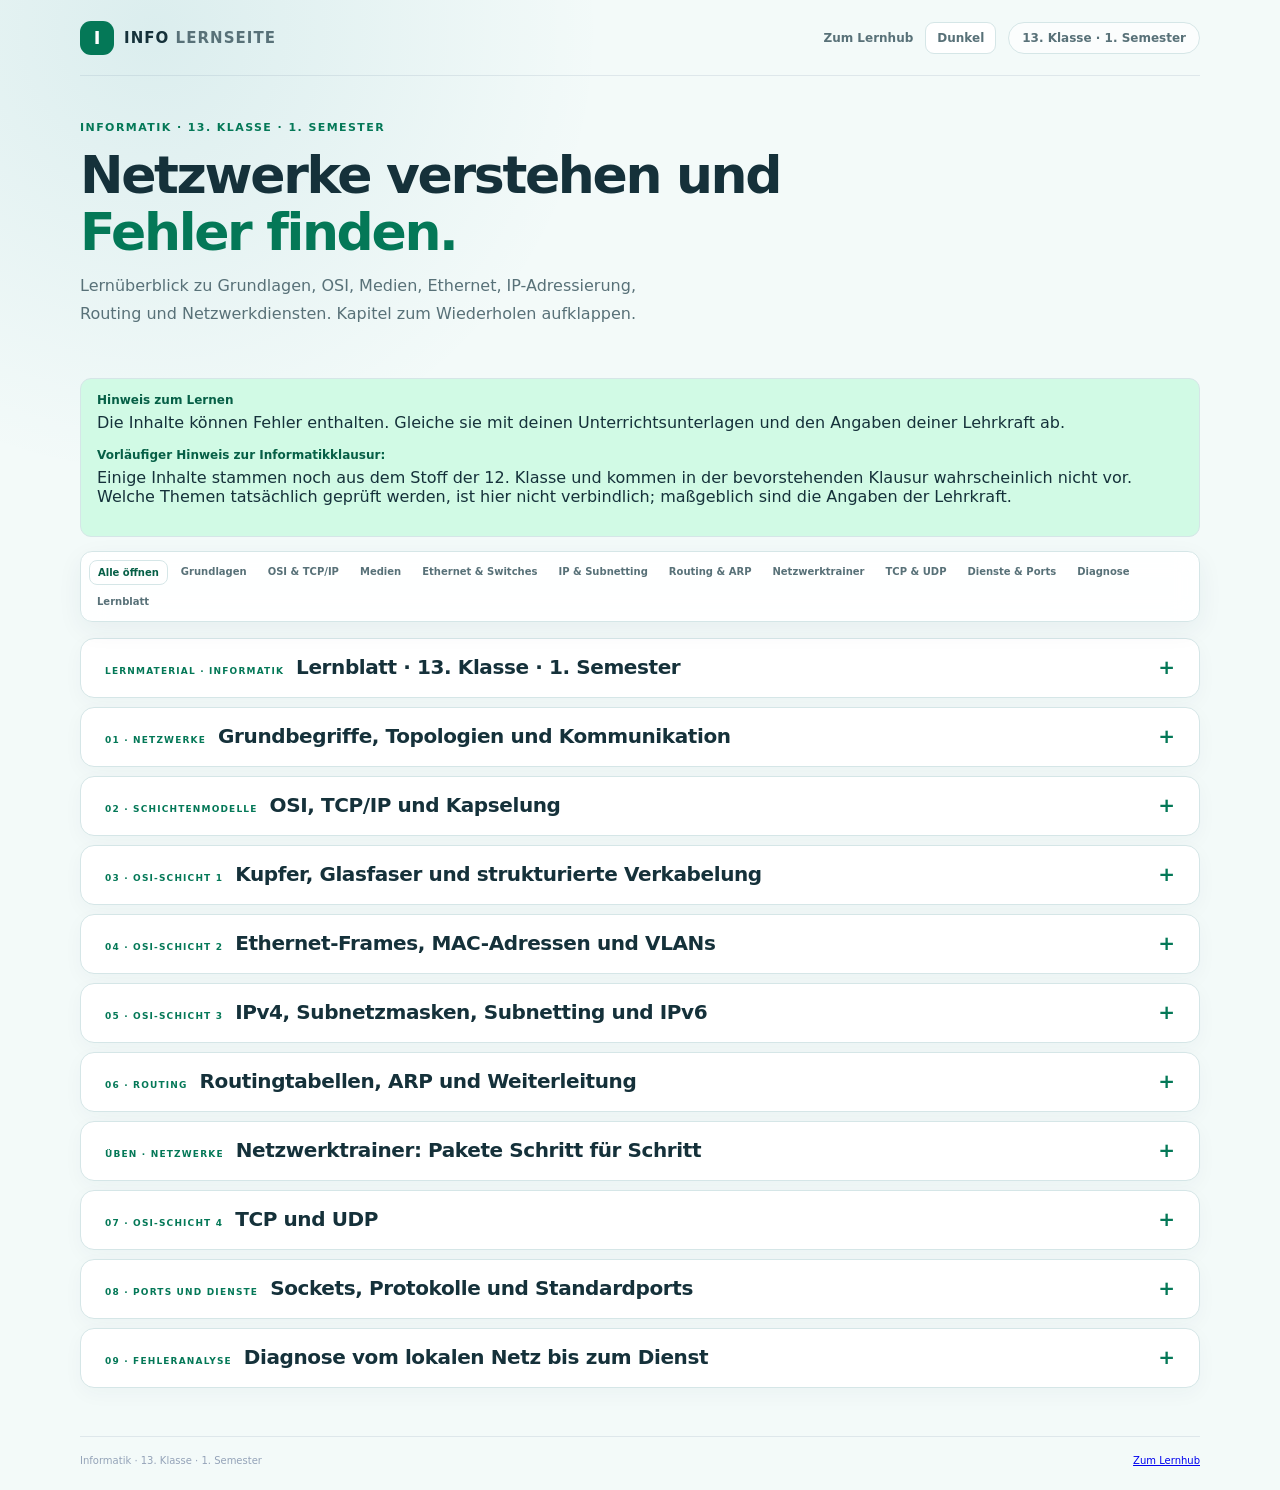
<file: Informatik-quiz-app/lernseite.html>
<!doctype html>
<html lang="de">
<head>
  <meta charset="utf-8">
  <meta name="viewport" content="width=device-width, initial-scale=1">
  <meta name="theme-color" content="#f4f7fb">
  <title>Informatik · 13. Klasse · 1. Semester</title>
  <link rel="stylesheet" href="../style.css">
  <link rel="stylesheet" href="../learn.css">
  <script src="../theme.js" defer></script>
  <script src="../learn-page.js" defer></script>
  <script src="subnet-calculator.js" defer></script>
  <script src="network-trainer.js" defer></script>
</head>
<body class="theme-informatik">
  <div class="page-shell">
    <header class="topbar">
      <a class="brand" href="../index.html" aria-label="Zurück zum Lernhub">
        <span class="brand-mark">I</span><span>INFO <span class="brand-light">LERNSEITE</span></span>
      </a>
      <div class="topbar-actions">
        <a class="header-link" href="../index.html">Zum Lernhub</a>
        <button id="themeToggle" class="theme-toggle" type="button" aria-label="Darstellung wechseln">Dunkel</button>
        <span class="course-tag">13. Klasse · 1. Semester</span>
      </div>
    </header>

    <main class="learn-layout">
      <header class="learn-hero">
        <p class="eyebrow">Informatik · 13. Klasse · 1. Semester</p>
        <h1>Netzwerke verstehen und <span>Fehler finden.</span></h1>
        <p class="intro">Lernüberblick zu Grundlagen, OSI, Medien, Ethernet, IP-Adressierung, Routing und Netzwerkdiensten. Kapitel zum Wiederholen aufklappen.</p>
      </header>

      <aside class="learn-callout">
        <strong>Hinweis zum Lernen</strong>
        <p>Die Inhalte können Fehler enthalten. Gleiche sie mit deinen Unterrichtsunterlagen und den Angaben deiner Lehrkraft ab.</p>
        <p><strong>Vorläufiger Hinweis zur Informatikklausur:</strong> Einige Inhalte stammen noch aus dem Stoff der 12. Klasse und kommen in der bevorstehenden Klausur wahrscheinlich nicht vor. Welche Themen tatsächlich geprüft werden, ist hier nicht verbindlich; maßgeblich sind die Angaben der Lehrkraft.</p>
      </aside>

      <nav class="learn-nav" aria-label="Kapitelübersicht">
        <button id="toggleAllChapters" class="learn-nav-toggle" type="button">Alle öffnen</button>
        <a href="#grundlagen">Grundlagen</a>
        <a href="#osi">OSI &amp; TCP/IP</a>
        <a href="#medien">Medien</a>
        <a href="#ethernet">Ethernet &amp; Switches</a>
        <a href="#ip">IP &amp; Subnetting</a>
        <a href="#routing">Routing &amp; ARP</a>
        <a href="#netzwerktrainer">Netzwerktrainer</a>
        <a href="#tcpudp">TCP &amp; UDP</a>
        <a href="#dienste">Dienste &amp; Ports</a>
        <a href="#diagnose">Diagnose</a>
        <a href="#lernblatt">Lernblatt</a>
      </nav>

      <article class="learn-content">
        <details id="lernblatt" class="learn-section">
          <summary><span class="eyebrow">Lernmaterial · Informatik</span><span class="learn-section-title">Lernblatt · 13. Klasse · 1. Semester</span></summary>
          <p>Das Lernblatt zu den Netzwerkgrundlagen direkt ansehen oder separat öffnen.</p>
          <a class="learn-pdf-link" href="../Informatik%20Klausur%2013-1.pdf" target="_blank" rel="noopener">Lernblatt als PDF öffnen ↗</a>
          <iframe class="learn-pdf" src="../Informatik%20Klausur%2013-1.pdf" title="Informatik-Lernblatt, 13. Klasse, 1. Semester" loading="lazy"></iframe>
          <p>Wird die Vorschau nicht angezeigt, öffne das Lernblatt über den Link.</p>
        </details>
        <details id="grundlagen" class="learn-section">
          <summary><span class="eyebrow">01 · Netzwerke</span><span class="learn-section-title">Grundbegriffe, Topologien und Kommunikation</span></summary>
          <p>Ein <strong>Netzwerk</strong> verbindet Systeme zum Datenaustausch. Ein <strong>Host</strong> ist ein netzwerkfähiges Gerät; ein <strong>Client</strong> fordert Dienste an, ein <strong>Server</strong> stellt sie bereit. Ein Intranet bietet interne Dienste, ein Extranet gibt ausgewählten externen Partnern kontrollierten Zugriff.</p>
          <div class="table-wrap"><table>
            <thead><tr><th>Netzgröße</th><th>Reichweite / Beispiel</th></tr></thead>
            <tbody>
              <tr><th>PAN</th><td>Persönlicher Nahbereich, z. B. Bluetooth.</td></tr>
              <tr><th>LAN</th><td>Gebäude oder Standort.</td></tr>
              <tr><th>CAN</th><td>Mehrere Gebäude eines Campus.</td></tr>
              <tr><th>MAN</th><td>Stadt oder Region.</td></tr>
              <tr><th>WAN</th><td>Große Entfernungen und Provider-Netze.</td></tr>
              <tr><th>GAN</th><td>Weltumspannende Netze.</td></tr>
            </tbody>
          </table></div>
          <div class="table-wrap"><table>
            <thead><tr><th>Topologie</th><th>Aufbau und typische Eigenschaft</th></tr></thead>
            <tbody>
              <tr><th>Stern / erweiterter Stern</th><td>Endgeräte führen zu einem zentralen Switch; einfach zu verwalten, aber zentrale Geräte sind mögliche Ausfallpunkte.</td></tr>
              <tr><th>Mesh</th><td>Mehrere direkte Wege erhöhen die Ausfallsicherheit, benötigen aber mehr Verbindungen.</td></tr>
              <tr><th>Bus</th><td>Stationen teilen ein gemeinsames Medium; Kollisionen und Störungen sind möglich.</td></tr>
              <tr><th>Ring / Linie</th><td>Geschlossene Weiterleitung im Ring bzw. hintereinander verbundene Geräte in einer Linie.</td></tr>
              <tr><th>Zelle</th><td>Funkversorgung über einen Access Point; Mobilität, aber begrenzte Reichweite und mögliche Störungen.</td></tr>
            </tbody>
          </table></div>
          <p>Im <strong>Peer-to-Peer</strong>-Netz sind Teilnehmer gleichberechtigt. Im <strong>Client-Server</strong>-Modell stellen spezialisierte Server Dienste bereit und ermöglichen zentrale Verwaltung, Rechtevergabe und Sicherung.</p>
          <p>Ein Kommunikationsprotokoll legt Syntax, Bedeutung, Reihenfolge und Ablauf von Nachrichten fest. Übertragungsarten: <strong>Unicast</strong> (ein Empfänger), <strong>Broadcast</strong> (alle im Netzsegment), <strong>Multicast</strong> (Empfängergruppe) und <strong>Anycast</strong> (geeignete bzw. nächste Instanz einer Gruppe).</p>
          <p>Ein Gerät kann je nach Aufgabe Client und Server sein: Beim Abruf einer Webseite fordert es Daten als Client an; stellt es zugleich eine Datei bereit, übernimmt es für diese Verbindung die Serverrolle. Die Topologie beschreibt dagegen, wie Geräte verbunden sind, nicht welche Rolle ihre Anwendungen spielen.</p>
          <p>Ein Sternnetz ist übersichtlich, weil sich eine einzelne Leitung leicht einem Endgerät zuordnen lässt. Fällt diese Leitung aus, ist normalerweise nur dieses Gerät betroffen; fällt der zentrale Switch aus, verlieren dagegen alle daran angeschlossenen Geräte ihre Verbindung über diesen Switch.</p>
          <h3>Simplex, Halbduplex und Vollduplex</h3>
          <p>Diese Begriffe beschreiben, in welche Richtung Daten über eine Verbindung übertragen werden können und ob beide Seiten gleichzeitig senden dürfen. <strong>Duplex</strong> ist der Oberbegriff für Kommunikation in beide Richtungen; manchmal wird damit umgangssprachlich auch Vollduplex gemeint. Deshalb ist es wichtig, zwischen Halb- und Vollduplex zu unterscheiden.</p>
          <div class="table-wrap"><table>
            <thead><tr><th>Übertragungsart</th><th>Richtung und Zeitpunkt</th><th>Beispiel</th></tr></thead>
            <tbody>
              <tr><th>Simplex</th><td>Nur eine Seite sendet, die andere empfängt.</td><td>Ein Radiosender sendet ein Rundfunkprogramm an Empfangsgeräte.</td></tr>
              <tr><th>Halbduplex</th><td>Beide Seiten können senden und empfangen, aber auf der Verbindung nicht gleichzeitig.</td><td>Beim Walkie-Talkie spricht erst eine Person, dann antwortet die andere.</td></tr>
              <tr><th>Vollduplex</th><td>Beide Seiten können gleichzeitig senden und empfangen.</td><td>Beim Telefonieren können beide Personen gleichzeitig sprechen und hören.</td></tr>
            </tbody>
          </table></div>
          <p><strong>Im Netzwerk:</strong> Eine moderne Ethernet-Verbindung zwischen PC und Switch arbeitet normalerweise vollduplex: Beide Geräte können gleichzeitig Daten übertragen; auf dieser Verbindung wird CSMA/CD nicht benötigt. Klassisches geteiltes Ethernet arbeitet dagegen halbduplex und nutzt CSMA/CD zur Kollisionserkennung. WLAN nutzt üblicherweise einen gemeinsam verwendeten Funkkanal und arbeitet im Halbduplexbetrieb; CSMA/CA soll Kollisionen möglichst vermeiden, kann sie aber nicht vollständig ausschließen.</p>
          <div class="table-wrap"><table>
            <thead><tr><th>Zugriffsverfahren</th><th>Prinzip</th></tr></thead>
            <tbody>
              <tr><th>CSMA/CD</th><td>Klassisches geteiltes bzw. halbduplexes Ethernet erkennt Kollisionen und sendet nach Wartezeit erneut.</td></tr>
              <tr><th>CSMA/CA</th><td>WLAN versucht Kollisionen zu vermeiden, z. B. durch Warten und optional RTS/CTS.</td></tr>
              <tr><th>Token Passing</th><td>Nur die Station mit dem Token darf senden.</td></tr>
            </tbody>
          </table></div>
        </details>

        <details id="osi" class="learn-section">
          <summary><span class="eyebrow">02 · Schichtenmodelle</span><span class="learn-section-title">OSI, TCP/IP und Kapselung</span></summary>
          <div class="table-wrap"><table>
            <thead><tr><th>OSI</th><th>Aufgabe / Beispiel</th><th>PDU</th><th>TCP/IP</th></tr></thead>
            <tbody>
              <tr><th>7 Anwendung</th><td>Dienste und Programme, z. B. HTTP, DNS</td><td>Daten</td><td rowspan="3">Anwendung</td></tr>
              <tr><th>6 Darstellung</th><td>Formatierung, Komprimierung, Verschlüsselung</td><td>Daten</td></tr>
              <tr><th>5 Sitzung</th><td>Aufbau, Steuerung und Ende von Sitzungen</td><td>Daten</td></tr>
              <tr><th>4 Transport</th><td>Ende-zu-Ende-Kommunikation, TCP/UDP</td><td>Segment / Datagramm</td><td>Transport</td></tr>
              <tr><th>3 Vermittlung</th><td>Logische Adressen und Routing, IP</td><td>Paket</td><td>Internet</td></tr>
              <tr><th>2 Sicherung</th><td>Lokale Frames, MAC-Adressen, FCS</td><td>Frame</td><td rowspan="2">Netzzugang</td></tr>
              <tr><th>1 Bitübertragung</th><td>Signale, Leitungspegel und Medium</td><td>Bit</td></tr>
            </tbody>
          </table></div>
          <p>Beim Senden können Protokolle den Nutzdaten von oben nach unten Header und teilweise Trailer hinzufügen: <strong>Kapselung</strong>. Beim Empfangen werden die jeweiligen Informationen von unten nach oben ausgewertet und entfernt. Nicht jede Schicht fügt zwingend einen Header hinzu: Schicht 1 überträgt Signale. Für die Klausur besonders wichtig: Layer 1 = Signal/Medium, Layer 2 = Frame/MAC, Layer 3 = Paket/IP, Layer 4 = Ende-zu-Ende-Transport.</p>
          <p>Beim Aufruf einer Webseite erzeugt die Anwendung zunächst eine Anfrage. Die Transportschicht ergänzt unter anderem Portinformationen, IP ergänzt Quell- und Zieladresse, und Ethernet verpackt das IP-Paket für den lokalen Abschnitt in einen Frame. Das Medium überträgt anschließend die zugehörigen Signale. Beim Empfänger werden die Hüllen in umgekehrter Reihenfolge ausgewertet; die Anwendung erhält wieder die für sie bestimmten Daten.</p>
          <p>Die Aufteilung vereinfacht auch die Fehlersuche: Eine beschädigte Leitung betrifft zunächst die Übertragung auf Schicht 1. Eine falsche IP-Konfiguration betrifft die Vermittlung auf Schicht 3. Dass eine untere Schicht funktioniert, garantiert aber noch nicht, dass auch ein Dienst auf einer höheren Schicht erreichbar ist.</p>
          <p><strong>Schicht 2 oder Schicht 4?</strong> Die Sicherungsschicht arbeitet auf einem lokalen Verbindungsabschnitt: Ethernet kann mit der FCS Übertragungsfehler in Frames erkennen, aber die FCS behebt sie nicht und garantiert keine Zustellung. Die Transportschicht arbeitet zwischen den Endpunkten: TCP kann durch Bestätigungen und erneutes Senden eine zuverlässige, geordnete Übertragung bereitstellen. UDP auf derselben Schicht bietet diese Garantie nicht. Bei einer Frage nach „fehlerfreier Übertragung“ ist daher entscheidend, ob der lokale Abschnitt oder die Ende-zu-Ende-Verbindung gemeint ist.</p>
          <div class="learn-callout"><strong>Eselsbrücke für Schicht 1 bis 7</strong>
            <p>Von unten nach oben: Physikalisch, Sicherung, Vermittlung, Transport, Sitzung, Darstellung, Anwendung (PSVTSDA).</p>
          </div>
        </details>

        <details id="medien" class="learn-section">
          <summary><span class="eyebrow">03 · OSI-Schicht 1</span><span class="learn-section-title">Kupfer, Glasfaser und strukturierte Verkabelung</span></summary>
          <p>Die Bitübertragungsschicht beschreibt mechanische Eigenschaften (Stecker), elektrische Eigenschaften (Pegel, Impedanz, Bitrate) sowie Kodierung, Taktsynchronisation und Übertragungsverfahren.</p>
          <div class="table-wrap"><table>
            <thead><tr><th>Medium</th><th>Merkmale</th></tr></thead>
            <tbody>
              <tr><th>UTP</th><td>Ungeschirmtes Twisted Pair; verdrillte Adernpaare reduzieren Störungen.</td></tr>
              <tr><th>STP / FTP / SSTP</th><td>Twisted-Pair-Kabel mit unterschiedlichen Schirmungen: Gesamtschirm oder zusätzliche Paarabschirmung.</td></tr>
              <tr><th>Koaxialkabel</th><td>Innenleiter, Isolierung, Außenleiter und Mantel; früher häufig in Busnetzen.</td></tr>
              <tr><th>Multimode-Faser</th><td>Mehrere Lichtmoden, meist für kürzere Strecken; Fasertypen OM1 bis OM5.</td></tr>
              <tr><th>Singlemode-Faser</th><td>Ein Hauptmodus, große Reichweite; Fasertypen OS1 und OS2.</td></tr>
              <tr><th>WLAN</th><td>Funkübertragung ohne Kabel; flexibel, aber abhängig von Reichweite, Hindernissen und Störungen.</td></tr>
            </tbody>
          </table></div>
          <div class="table-wrap"><table>
            <thead><tr><th>Kabelkategorie</th><th>Typische Eignung laut Lernblatt</th></tr></thead>
            <tbody>
              <tr><th>CAT5e</th><td>1 Gbit/s in verbreiteten LAN-Strecken.</td></tr>
              <tr><th>CAT6</th><td>1 Gbit/s; 10 Gbit/s über begrenzte Strecken.</td></tr>
              <tr><th>CAT6a</th><td>10 Gbit/s bis 100 m.</td></tr>
              <tr><th>CAT7/7a</th><td>Hochgeschwindigkeitsverkabelung; Schirmung beachten.</td></tr>
              <tr><th>CAT8</th><td>25/40 Gbit/s auf kurzen Strecken, z. B. im Rechenzentrum.</td></tr>
            </tbody>
          </table></div>
          <p>In Glasfasern wird Licht durch Totalreflexion im Kern geführt. Glasfaser bietet hohe Bandbreite, große Reichweite und Unempfindlichkeit gegenüber elektromagnetischen Störungen.</p>
          <p>Bei Twisted Pair werden zwei zusammengehörige Adern verdrillt, damit äußere Störungen beide möglichst ähnlich beeinflussen und am Empfänger besser unterdrückt werden können. Eine zusätzliche Schirmung schützt gegen weitere Störeinflüsse, ersetzt aber keine fachgerechte Installation. Bei Glasfaser wird statt eines elektrischen Signals Licht übertragen; die Leitung verbindet die Geräte daher nicht als elektrischer Leiter.</p>
        </details>

        <details id="ethernet" class="learn-section">
          <summary><span class="eyebrow">04 · OSI-Schicht 2</span><span class="learn-section-title">Ethernet-Frames, MAC-Adressen und VLANs</span></summary>
          <p>Eine MAC-Adresse ist 48 Bit lang und wird meist hexadezimal geschrieben. Die ersten 24 Bit bilden üblicherweise die Hersteller-OUI; der Rest kennzeichnet die Schnittstelle. Die Broadcast-MAC lautet <code>FF:FF:FF:FF:FF:FF</code>.</p>
          <div class="table-wrap"><table>
            <thead><tr><th>Ethernet-II-Feld</th><th>Größe</th><th>Funktion</th></tr></thead>
            <tbody>
              <tr><th>Präambel / SFD</th><td>7 + 1 Byte</td><td>Synchronisation und Kennzeichnung des Frame-Anfangs; nicht in der üblichen Frame-Länge enthalten.</td></tr>
              <tr><th>Ziel-/Quell-MAC</th><td>6 + 6 Byte</td><td>Empfänger und Sender im lokalen Ethernet.</td></tr>
              <tr><th>Typ / Länge</th><td>2 Byte</td><td>EtherType bei Ethernet II bzw. Längenfeld bei IEEE 802.3.</td></tr>
              <tr><th>Daten / Padding</th><td>46–1500 Byte</td><td>Nutzdaten; zu kurze Daten werden aufgefüllt.</td></tr>
              <tr><th>FCS / CRC</th><td>4 Byte</td><td>Erkennung von Übertragungsfehlern.</td></tr>
            </tbody>
          </table></div>
          <p>Ein Standardframe ist <strong>64 bis 1518 Byte</strong> groß (ohne Präambel und SFD). Ein 802.1Q-Tag ergänzt 4 Byte; Tagged Frames können 1522 Byte erreichen. Das Tag enthält unter anderem eine 12-Bit-VLAN-ID.</p>
          <h3>Was sind 802.1Q-Tags und Tagged Frames?</h3>
          <p>Ein <strong>VLAN</strong> teilt ein physisches Netzwerk in getrennte logische Netze. Ein Switch kann so Geräte nach VLAN zuordnen, auch wenn sie am selben Switch angeschlossen sind. Jedes VLAN bildet eine eigene Broadcast-Domäne: Ein Broadcast aus VLAN 10 wird nicht einfach in VLAN 20 weitergeleitet.</p>
          <p>Ein <strong>802.1Q-Tag</strong> ist eine vier Byte große Zusatzinformation im Ethernet-Frame. Es steht zwischen Quell-MAC-Adresse und dem ursprünglichen Typ-/Längenfeld. Der Tag enthält eine Kennzeichnung als VLAN-Tag sowie unter anderem die <strong>VLAN-ID</strong>, die angibt, zu welchem VLAN der Frame gehört. Ein Frame mit dieser Zusatzinformation heißt <strong>tagged</strong>; ohne sie heißt er <strong>untagged</strong>. Die MAC-Adressen bleiben für die lokale Zustellung wichtig: Die VLAN-ID ersetzt sie nicht.</p>
          <p><strong>Beispiel mit zwei Switches:</strong> Ein PC sendet an einem Access-Port von Switch A üblicherweise einen untagged Frame. Der Port ist VLAN 10 zugeordnet, sodass der Switch den Frame diesem VLAN zuordnet. Über eine Verbindung zwischen den Switches, die mehrere VLANs transportiert, sendet A den Frame mit VLAN-10-Tag. Switch B erkennt daran die Zuordnung und gibt ihn an einem Access-Port für VLAN 10 üblicherweise wieder ohne Tag an den Ziel-PC aus. VLAN 20 kann dieselbe Verbindung nutzen, bleibt aber logisch getrennt.</p>
          <p>Eine solche Verbindung heißt <strong>Trunk</strong>. Dort werden Frames für mehrere VLANs normalerweise mit Tags übertragen; je nach Konfiguration kann ein natives VLAN auch untagged übertragen werden. Ob und wie ein Port taggt, hängt also von seiner Konfiguration ab.</p>
          <h3>Kollisionsdomäne, Broadcast-Domäne und weitere Domänen</h3>
          <p>Eine <strong>Domäne</strong> ist in diesem Zusammenhang ein Bereich, in dem eine bestimmte Netzwerkeigenschaft gilt. In der Ethernet-Grundlage sind vor allem Kollisions- und Broadcast-Domänen wichtig:</p>
          <div class="table-wrap"><table>
            <thead><tr><th>Domäne</th><th>Bedeutung</th><th>Typische Abgrenzung</th></tr></thead>
            <tbody>
              <tr><th>Kollisionsdomäne</th><td>Bereich eines gemeinsam genutzten Übertragungsmediums, in dem gleichzeitiges Senden zu einer Kollision führen kann.</td><td>Ein Hub verbindet seine Ports in einer gemeinsamen Kollisionsdomäne. Ein Switch trennt die Kollisionsdomänen an seinen Ports; bei Vollduplex treten dort keine Ethernet-Kollisionen auf.</td></tr>
              <tr><th>Broadcast-Domäne</th><td>Bereich, in dem ein Layer-2-Broadcast (z. B. an <code>FF:FF:FF:FF:FF:FF</code>) verteilt wird.</td><td>Ein Switch leitet Broadcasts innerhalb des jeweiligen VLANs weiter. Jedes VLAN ist eine eigene Broadcast-Domäne; ein Router leitet Layer-2-Broadcasts nicht ins nächste Netz weiter.</td></tr>
              <tr><th>Fehlerdomäne</th><td>Geräte oder Verbindungen, die von demselben Ausfall betroffen sein können.</td><td>Fällt ein Switch aus, können alle daran angeschlossenen Geräte betroffen sein. Ein VLAN allein verhindert diesen physischen Ausfall nicht.</td></tr>
              <tr><th>Routing-Domäne</th><td>Netzbereich, dessen Routing gemeinsam verwaltet wird.</td><td>Ein autonomes System (AS) im Internet ist ein Beispiel; BGP tauscht Routen zwischen solchen Systemen aus.</td></tr>
              <tr><th>Sicherheitsdomäne</th><td>Bereich, für den gemeinsame Sicherheitsregeln und Vertrauensannahmen gelten.</td><td>Zum Beispiel kann ein Unternehmensnetz in getrennt verwaltete Zonen für Gäste und interne Systeme aufgeteilt werden.</td></tr>
            </tbody>
          </table></div>
          <div class="learn-callout">
            <strong>Merke: Switchports und VLANs grenzen unterschiedliche Domänen ab</strong>
            <p>Mehrere PCs an einem Switch können im selben VLAN sein: Jeder Switchport ist eine eigene Kollisionsdomäne, aber alle PCs teilen eine Broadcast-Domäne. Werden Ports auf VLAN 10 und VLAN 20 verteilt, entstehen zwei Broadcast-Domänen. Zwischen ihnen kann nur eine Routingfunktion (z. B. Router oder Layer-3-Switch) Pakete weiterleiten.</p>
          </div>
          <div class="table-wrap"><table>
            <thead><tr><th>Gerät</th><th>Wirkung / Domäne</th></tr></thead>
            <tbody>
              <tr><th>Repeater / Hub</th><td>Schicht 1; Hub leitet Bits an alle Ports weiter. Eine gemeinsame Kollisionsdomäne.</td></tr>
              <tr><th>Bridge / Switch</th><td>Schicht 2; MAC-Lernen und gezielte Frame-Weiterleitung. Jeder Switchport ist eine eigene Kollisionsdomäne, Broadcasts bleiben im VLAN.</td></tr>
              <tr><th>Router</th><td>Schicht 3; leitet anhand von IP-Adressen zwischen Netzen und trennt Broadcast-Domänen.</td></tr>
              <tr><th>Layer-3-Switch</th><td>Kombiniert Switching und Routing, z. B. zwischen VLANs.</td></tr>
            </tbody>
          </table></div>
          <p>Ein Switch lernt Quell-MAC-Adressen mit dem zugehörigen Eingangsport. Bekannte Ziele werden gezielt weitergeleitet; eine unbekannte Ziel-MAC wird an alle Ports außer dem Eingangsport geflutet. <strong>VLANs</strong> trennen logische Broadcast-Domänen. Trunk-Ports transportieren mehrere VLANs üblicherweise mit Tags; Access-Ports ordnen Endgeräte einem VLAN zu.</p>
          <div class="learn-callout">
            <strong>Beispiel: MAC-Adressen lernen</strong>
            <ol>
              <li>Im VLAN 10 sendet A über Port 1 einen Frame an B. Der Switch merkt sich A an Port 1. Ist B noch unbekannt, flutet er den Frame an die anderen Ports in VLAN 10.</li>
              <li>Antwortet B über Port 2, lernt der Switch B an Port 2 und leitet die Antwort gezielt an A über Port 1 weiter.</li>
              <li>Ein weiterer Frame von A an B kann nun gezielt über Port 2 ausgegeben werden, solange der Eintrag gültig ist.</li>
            </ol>
            <p><strong>Typischer Fehler:</strong> Der Switch lernt aus der Quell-MAC, nicht aus der Ziel-MAC. Ein unbekanntes Ziel wird auch nicht in andere VLANs geflutet.</p>
          </div>
          <p>Store-and-Forward prüft den vollständigen Frame vor dem Weiterleiten. Cut-Through beginnt früher, Fragment-Free prüft mindestens den ersten Frame-Teil.</p>
          <p>Eine MAC-Adresse dient auf Ethernet zur lokalen Zustellung eines Frames. Anhand der FCS kann ein Empfänger Übertragungsfehler erkennen; sie korrigiert den Inhalt aber nicht selbst. Ein Switch ersetzt außerdem keinen Router: VLANs trennen lokale Netze, und für die Kommunikation zwischen ihnen ist eine Routingfunktion nötig.</p>
          <div class="learn-callout"><strong>Weitere Frame- und Zugriffsbegriffe</strong>
            <ul>
              <li>HDLC ist ein serielles WAN-Frameformat für Punkt-zu-Punkt-Verbindungen; es ist kein Ethernet-MAC-Frame.</li>
              <li>IEEE 802.5 (Token Ring) regelt den Zugriff über ein Token; LLC/802.2 verbindet höhere Protokolle mit unterschiedlichen IEEE-Netzen.</li>
              <li>Die historische 5-4-3-Regel beschrieb klassische Shared-Ethernet-Segmente mit bis zu fünf Segmenten, vier Repeatern und drei Mischsegmenten.</li>
            </ul>
          </div>
        </details>

        <details id="ip" class="learn-section">
          <summary><span class="eyebrow">05 · OSI-Schicht 3</span><span class="learn-section-title">IPv4, Subnetzmasken, Subnetting und IPv6</span></summary>
          <p>IPv4-Adressen haben <strong>32 Bit</strong> in vier Oktetten (je 0–255). Eine Subnetzmaske trennt Netz- und Hostanteil: Eins-Bits stehen für den Netzanteil, Null-Bits für Hosts. CIDR notiert die Zahl der Netzbits, z. B. <code>/24 = 255.255.255.0</code>.</p>
          <h3>IPv4-Beispiel: Dezimal und Binär</h3>
          <p>Die Adresse <code>192.168.10.70</code> besteht aus vier durch Punkte getrennten Oktetten. Jedes Oktett enthält genau acht Bits; die Stellenwerte sind von links nach rechts <code>128, 64, 32, 16, 8, 4, 2, 1</code>. Eine 1 bedeutet, dass der jeweilige Stellenwert mitgezählt wird. So entsteht beispielsweise <code>70 = 64 + 4 + 2</code> und damit <code>01000110₂</code>.</p>
          <div class="table-wrap"><table>
            <thead><tr><th>Oktett</th><th>Zerlegung</th><th>8-Bit-Darstellung</th></tr></thead>
            <tbody>
              <tr><th>192</th><td>128 + 64</td><td>11000000</td></tr>
              <tr><th>168</th><td>128 + 32 + 8</td><td>10101000</td></tr>
              <tr><th>10</th><td>8 + 2</td><td>00001010</td></tr>
              <tr><th>70</th><td>64 + 4 + 2</td><td>01000110</td></tr>
            </tbody>
          </table></div>
          <p>Zusammen lautet dieselbe Adresse binär <code>11000000.10101000.00001010.01000110</code>. Führende Nullen sind in der Binärdarstellung wichtig, damit jedes Oktett acht Bits behält. Umgekehrt ergibt <code>11000000₂ = 128 + 64 = 192</code>. Ein Oktett kann höchstens <code>11111111₂ = 255</code> darstellen; <code>192.168.10.256</code> ist deshalb keine gültige IPv4-Adresse.</p>
          <div class="learn-callout">
            <strong>IPv4-Adresse und MAC-Adresse unterscheiden</strong>
            <p>Eine IPv4-Adresse wie <code>192.168.10.70</code> ist eine logische Adresse für die Paketvermittlung. Eine MAC-Adresse wie <code>00:1A:2B:3C:4D:5E</code> wird dagegen für die lokale Ethernet-Zustellung verwendet. Beide stehen in unterschiedlichen Protokollschichten und haben unterschiedliche Aufgaben.</p>
          </div>
          <div class="table-wrap"><table>
            <thead><tr><th>Privater Bereich</th><th>Präfix</th><th>Historische Klasse</th></tr></thead>
            <tbody>
              <tr><th>10.0.0.0–10.255.255.255</th><td>10.0.0.0/8</td><td>A</td></tr>
              <tr><th>172.16.0.0–172.31.255.255</th><td>172.16.0.0/12</td><td>B</td></tr>
              <tr><th>192.168.0.0–192.168.255.255</th><td>192.168.0.0/16</td><td>C</td></tr>
            </tbody>
          </table></div>
          <p>Das Klassenmodell A/B/C ist historisch; heute wird mit CIDR geplant. <code>127.0.0.1</code> ist Loopback. NAT übersetzt typischerweise private Adressen auf eine öffentliche Adresse oder einen öffentlichen Pool.</p>
          <h3>IPv4-Beispiel: Private, öffentliche und besondere Adressen</h3>
          <p><code>192.168.1.25</code>, <code>10.2.3.4</code> und <code>172.20.5.8</code> liegen in den oben genannten privaten Bereichen. Solche Adressen dürfen in unterschiedlichen privaten Netzen wiederverwendet werden und werden nicht direkt im öffentlichen Internet geroutet. Bei <code>172.32.5.8</code> endet die Prüfung anders: Das zweite Oktett liegt nicht zwischen 16 und 31, also gehört diese Adresse nicht zum privaten Bereich <code>172.16.0.0/12</code>.</p>
          <p><code>8.8.8.8</code> ist ein Beispiel für eine öffentliche IPv4-Adresse. <code>127.0.0.1</code> bezeichnet dagegen den eigenen Rechner über die Loopback-Schnittstelle: Ein erfolgreicher Ping dorthin prüft den lokalen IP-Stack, aber weder Netzwerkkabel noch Internetverbindung. <code>255.255.255.255</code> ist der lokale IPv4-Broadcast; er ist keine normale Adresse für einen einzelnen Host.</p>
          <h3>IPv4-Beispiel: Konfiguration und Kommunikation</h3>
          <p>Ein PC erhält beispielsweise die Adresse <code>192.168.1.20</code>, die Maske <code>255.255.255.0</code>, das Gateway <code>192.168.1.1</code> und einen DNS-Server. Diese Werte können manuell eingetragen oder über DHCP bezogen werden. Die IP-Adresse kennzeichnet die Schnittstelle im Netz, die Maske hilft bei der Entscheidung, ob ein Ziel lokal liegt; das Gateway ist der nächste Router für Ziele außerhalb des lokalen Netzes. DNS übersetzt Namen in IP-Adressen.</p>
          <p>Für einen anderen PC unter <code>192.168.1.30</code> versucht der erste PC bei dieser Maske die lokale Zustellung. Möchte er dagegen einen Server unter <code>8.8.8.8</code> erreichen, sendet er das Paket zunächst an das konfigurierte Gateway. Bei einer passenden NAT-Konfiguration kann der Router die private Quelladresse für die Verbindung ins Internet übersetzen. Ob die Verbindung tatsächlich funktioniert, hängt zusätzlich von Routing, Konfiguration und Erreichbarkeit ab.</p>
          <div class="table-wrap"><table>
            <thead><tr><th>Historische Klasse</th><th>Erstes Oktett</th><th>Ursprüngliches Präfix</th></tr></thead>
            <tbody>
              <tr><th>A</th><td>1–126</td><td>/8</td></tr>
              <tr><th>B</th><td>128–191</td><td>/16</td></tr>
              <tr><th>C</th><td>192–223</td><td>/24</td></tr>
            </tbody>
          </table></div>
          <p>Auf Schicht 3 werden Pakete anhand logischer IP-Adressen weitergeleitet. Ist ein Paket größer als die unterstützte Übertragungsgröße, kann IPv4 es fragmentieren.</p>
          <div class="learn-callout"><strong>Subnetting-Formeln</strong>
            <ul>
              <li>Hostbits: <code>H = 32 − Präfix</code>.</li>
              <li>Nutzbare Hosts pro Subnetz: <code>2ᴴ − 2</code> bei /0 bis /30 (Netz- und Broadcastadresse ausgenommen); /31 und /32 sind Sonderfälle.</li>
              <li>Ausgeliehene Bits: <code>S = neues Präfix − ursprüngliches Präfix</code>; Subnetze: <code>2ˢ</code>.</li>
              <li>Blockgröße im interessanten Oktett: <code>256 − Maskenwert</code>.</li>
              <li>Netzadresse: IP bitweise AND Subnetzmaske; Broadcast: Hostbits auf 1 setzen.</li>
            </ul>
          </div>
          <div class="table-wrap"><table>
            <thead><tr><th>Präfix</th><th>Subnetzmaske</th><th>Blockgröße</th></tr></thead>
            <tbody>
              <tr><th>/24</th><td>255.255.255.0</td><td>256</td></tr>
              <tr><th>/25</th><td>255.255.255.128</td><td>128</td></tr>
              <tr><th>/26</th><td>255.255.255.192</td><td>64</td></tr>
              <tr><th>/27</th><td>255.255.255.224</td><td>32</td></tr>
              <tr><th>/28</th><td>255.255.255.240</td><td>16</td></tr>
              <tr><th>/29</th><td>255.255.255.248</td><td>8</td></tr>
              <tr><th>/30</th><td>255.255.255.252</td><td>4</td></tr>
            </tbody>
          </table></div>
          <div class="formula-card"><strong>Netz- und Broadcastadresse bitweise bestimmen</strong>
            <code>192.145.96.201 AND 255.255.255.240 = 192.145.96.192<br>Broadcast: 192.145.96.192 OR 0.0.0.15 = 192.145.96.207</code>
            <span>Die invertierte Maske enthält im Hostanteil Einsen; das Ergebnis .192–.207 ist ein Block mit 16 Adressen.</span>
          </div>
          <h3>Beispiel: 192.168.10.0/24 in /27 teilen</h3>
          <p><code>/27</code> hat 5 Hostbits, also 30 nutzbare Hosts je Subnetz. Drei Bits werden ausgeliehen: <code>2³ = 8</code> Subnetze. Die Maske endet auf 224, daher beträgt die Blockgröße <code>256 − 224 = 32</code>. Netzadressen: .0, .32, .64, .96, .128, .160, .192 und .224.</p>
          <div class="table-wrap"><table>
            <thead><tr><th>Netz</th><th>Netzadresse</th><th>Hostbereich</th><th>Broadcast</th></tr></thead>
            <tbody>
              <tr><th>1</th><td>192.168.10.0</td><td>.1–.30</td><td>.31</td></tr>
              <tr><th>2</th><td>192.168.10.32</td><td>.33–.62</td><td>.63</td></tr>
              <tr><th>3</th><td>192.168.10.64</td><td>.65–.94</td><td>.95</td></tr>
              <tr><th>4</th><td>192.168.10.96</td><td>.97–.126</td><td>.127</td></tr>
            </tbody>
          </table></div>
          <div class="learn-callout">
            <strong>Beispiel: Liegen zwei Hosts im selben Netz?</strong>
            <p>Host A hat <code>192.168.10.70/27</code>. Die Blöcke sind 32 Adressen groß; .70 liegt im Block .64–.95. Dessen Netzadresse ist .64, Broadcast .95 und nutzbarer Hostbereich .65–.94.</p>
            <p>Host B mit <code>192.168.10.94/27</code> liegt im selben Netz. Host C mit <code>192.168.10.100/27</code> liegt dagegen im nächsten Block .96–.127; A sendet zu C über sein Gateway.</p>
            <p><strong>Typischer Fehler:</strong> Gleiche erste drei Oktette allein beweisen bei /27 nicht, dass die Hosts im selben Subnetz liegen. Netz- und Broadcastadresse sind hier keine Hostadressen.</p>
          </div>
          <p><strong>Von der Adresse zum Netz:</strong> Bei <code>192.168.10.70/27</code> ist das letzte Maskenoktett <code>11100000</code>; das letzte Adressoktett 70 ist <code>01000110</code>. Bitweises AND ergibt <code>01000000</code>, also 64. Setzt du die fünf Hostbits auf 1, entsteht <code>01011111</code>, also 95 als Broadcast. Dazwischen liegen die nutzbaren Hostadressen .65 bis .94.</p>
          <h3>Beispiel: Ein Subnetz über mehrere Oktette</h3>
          <p>Für <code>172.16.35.130/20</code> besteht die Maske aus 20 Einsen und 12 Nullen: <code>255.255.240.0</code>. Im dritten Oktett ist die Blockgröße <code>256 − 240 = 16</code>. Die Blöcke beginnen dort bei 0, 16, 32, 48 und so weiter; 35 liegt im Block von 32 bis 47. Das vierte Oktett gehört vollständig zum Hostanteil.</p>
          <p>Daraus folgen Netzadresse <code>172.16.32.0</code>, letzte Adresse und Broadcast <code>172.16.47.255</code> sowie der Hostbereich <code>172.16.32.1–172.16.47.254</code>. Der gesamte Adressbereich umfasst <code>2¹² = 4096</code> Adressen, davon sind <code>4096 − 2 = 4094</code> gewöhnliche Hostadressen. Die Eingabeadresse liegt dazwischen und ist in diesem Subnetz eine Hostadresse.</p>
          <h3>Beispiel: Subnetze nach Hostbedarf planen</h3>
          <p>Das Netz <code>192.168.50.0/24</code> soll mindestens vier gleich große Subnetze mit jeweils mindestens 50 Hosts erhalten. Für vier Subnetze werden mindestens zwei Bits ausgeliehen: <code>2² = 4</code>. Es bleiben sechs Hostbits und damit <code>2⁶ − 2 = 62</code> nutzbare Hostadressen pro Subnetz. Das neue Präfix ist <code>/26</code>, die Maske <code>255.255.255.192</code>, und die Blockgröße beträgt <code>256 − 192 = 64</code>.</p>
          <div class="table-wrap"><table>
            <thead><tr><th>Subnetz</th><th>Gesamter Adressbereich</th><th>Nutzbarer Hostbereich</th><th>Broadcast</th></tr></thead>
            <tbody>
              <tr><th>192.168.50.0/26</th><td>.0–.63</td><td>.1–.62</td><td>.63</td></tr>
              <tr><th>192.168.50.64/26</th><td>.64–.127</td><td>.65–.126</td><td>.127</td></tr>
              <tr><th>192.168.50.128/26</th><td>.128–.191</td><td>.129–.190</td><td>.191</td></tr>
              <tr><th>192.168.50.192/26</th><td>.192–.255</td><td>.193–.254</td><td>.255</td></tr>
            </tbody>
          </table></div>
          <p>Die erste Adresse eines gewöhnlichen Subnetzes bezeichnet das Netz, die letzte den gerichteten Broadcast. Der gesamte Adressbereich enthält beide; der Hostbereich nicht. Als Gateway kann eine passend konfigurierte Hostadresse dienen, sie ist aber nicht automatisch immer die erste oder letzte Hostadresse.</p>
          <div class="cycle-calculator" id="subnetCalculator">
            <h3>IPv4-Subnetzrechner mit Rechenweg</h3>
            <p>Gib eine IPv4-Adresse und entweder ein CIDR-Präfix oder eine vollständige Subnetzmaske ein. Der Rechner zeigt das zugehörige Subnetz, nicht die Aufteilung eines größeren Ausgangsnetzes.</p>
            <div class="cycle-inputs">
              <label for="subnetAddress">IPv4-Adresse
                <input id="subnetAddress" class="select-control" type="text" value="192.168.10.70" autocomplete="off" spellcheck="false" aria-describedby="subnetMessage">
              </label>
              <label for="subnetMask">Präfix oder Subnetzmaske
                <input id="subnetMask" class="select-control" type="text" value="/27" autocomplete="off" spellcheck="false" aria-describedby="subnetMessage">
              </label>
            </div>
            <p id="subnetMessage" class="calculator-message" role="status"></p>
            <div id="subnetResult" aria-live="polite" hidden>
              <div class="cycle-results">
                <div><span>Präfix und Subnetzmaske</span><output id="subnetMaskResult"></output></div>
                <div><span>Netzadresse</span><output id="subnetNetwork"></output></div>
                <div><span>Letzte Adresse</span><output id="subnetLast"></output></div>
                <div><span>Gesamter Adressbereich</span><output id="subnetRange"></output></div>
                <div><span>Hostbereich</span><output id="subnetHosts"></output></div>
                <div><span>Anzahl Adressen / Hosts</span><output id="subnetCounts"></output></div>
              </div>
              <p id="subnetInterpretation"></p>
              <strong>Rechenweg</strong>
              <pre class="learn-code"><code id="subnetSteps"></code></pre>
              <p class="calculator-note">Die Hostzählung setzt ein gewöhnliches IPv4-Subnetz voraus; besondere und reservierte Adressbereiche können die praktische Nutzung einschränken.</p>
            </div>
          </div>
          <noscript><p>Für den Subnetzrechner muss JavaScript aktiviert sein.</p></noscript>
          <p>Mit der Maske entscheidet ein Host, ob er das Ziel direkt im eigenen Netz erreichen will oder an sein Gateway übergibt. Die Regel <code>2ᴴ − 2</code> gilt für die üblichen hier gezeigten Subnetze; spezielle Präfixe wie /31 und /32 werden anders verwendet und nicht mit dieser allgemeinen Hostzählung geplant.</p>
          <p>Auf einer Punkt-zu-Punkt-Verbindung können bei <code>/31</code> beide Adressen als Endpunkte verwendet werden; ein gerichteter Broadcast entfällt dort. <code>/32</code> bezeichnet eine einzelne Adresse, etwa als Hostroute, und kein gewöhnliches Subnetz mit einem separaten Host- und Broadcastbereich.</p>
          <p>Bei der IP-Zusammenfassung werden gemeinsame führende Bits zusammengefasst. <strong>VLSM</strong> erlaubt unterschiedlich große Subnetze passend zum jeweiligen Hostbedarf.</p>
          <p>IPv6 hat <strong>128 Bit</strong>, dargestellt als acht hexadezimale Blöcke. Führende Nullen je Block dürfen entfallen; eine zusammenhängende Folge von Nullblöcken darf genau einmal durch <code>::</code> ersetzt werden. IPv6 kennt keinen Broadcast, sondern unter anderem Unicast, Multicast und Anycast.</p>
          <div class="formula-card"><strong>IPv6-Kürzung</strong><code>2001:0db8:0000:0000:0000:ff00:0042:8329<br>→ 2001:db8::ff00:42:8329</code><span>Die Kurzform lässt führende Blocknullen und genau eine zusammenhängende Nullblockfolge weg.</span></div>
        </details>

        <details id="routing" class="learn-section">
          <summary><span class="eyebrow">06 · Routing</span><span class="learn-section-title">Routingtabellen, ARP und Weiterleitung</span></summary>
          <p>Dieser Abschnitt orientiert sich am Kapitel „Routing, Routingprotokolle und ARP“ des eingebundenen Lernblatts. Er erklärt zuerst die Entscheidungen von Host und Router und verfolgt danach das Unterrichtsbeispiel mit ARP und Ping. Die Abläufe kannst du anschließend im <a href="#netzwerktrainer">Netzwerktrainer</a> selbst üben. Auf schmalen Bildschirmen lassen sich die Tabellen seitlich scrollen.</p>

          <h3>1. Was macht ein Router?</h3>
          <p>Ein <strong>Router verbindet unterschiedliche IP-Netze</strong> und entscheidet anhand der Ziel-IP, über welche Schnittstelle und gegebenenfalls an welchen nächsten Router ein Paket weitergeleitet wird. Ein Router hat dafür mehrere Schnittstellen; jede beteiligte Schnittstelle besitzt eine zum jeweiligen Netz passende IP-Adresse und bei Ethernet eine eigene MAC-Adresse. Eine Schnittstelle kann zum Beispiel im Netz <code>10.0.0.0/8</code> liegen, eine andere in <code>172.16.0.0/16</code>.</p>
          <p>Ein Switch arbeitet dagegen hauptsächlich auf Schicht 2: Er vermittelt Ethernet-Frames innerhalb eines lokalen Netzes anhand von MAC-Adressen. Ein Router arbeitet bei der Weiterleitung auf Schicht 3 und verbindet Netze. Ein einfacher Switch ersetzt deshalb nicht die Routingentscheidung zwischen zwei verschiedenen IP-Netzen. Ein Router leitet einen lokalen Ethernet-Broadcast auch nicht einfach in das nächste Netz weiter.</p>
          <p>Das <strong>Default Gateway</strong> eines PCs ist normalerweise die IP-Adresse der Router-Schnittstelle in seinem eigenen Netz. Sie ist nicht die Adresse des entfernten Zielgeräts. Damit der PC das Gateway erreichen kann, muss dessen Adresse zum lokalen Subnetz passen und die Schnittstelle erreichbar sein. Eine passende Adresse allein garantiert noch nicht, dass die Verbindung funktioniert.</p>

          <h3>2. Direkt zustellen oder Gateway benutzen?</h3>
          <p>Bevor ein PC sendet, vergleicht er bei gewöhnlicher IPv4-Konfiguration das eigene Netz und das Zielnetz anhand seiner Subnetzmaske. Liegt das Ziel im selben Subnetz, ermittelt er dessen MAC-Adresse und sendet direkt über das lokale Ethernet. Liegt es außerhalb, verwendet er eine passende Route; wenn keine speziellere Hostroute vorhanden ist, meist die Default-Route über das Gateway. Das IP-Paket bleibt dabei an den eigentlichen Empfänger adressiert.</p>
          <div class="learn-callout">
            <strong>Rechenbeispiel: zwei Ziele bei /27</strong>
            <p>PC A hat <code>192.168.10.70/27</code>, die Maske <code>255.255.255.224</code> und das Gateway <code>192.168.10.65</code>. Die Blockgröße im letzten Oktett ist <code>256 − 224 = 32</code>. As Netz reicht von <code>192.168.10.64</code> bis <code>192.168.10.95</code>; nutzbare Hostadressen sind <code>.65–.94</code>. Das Gateway <code>.65</code> liegt also im selben Netz.</p>
            <p>Ein Ziel <code>192.168.10.94</code> liegt ebenfalls in diesem Block: A fragt bei leerem Cache direkt nach dessen MAC. Das Ziel <code>192.168.10.100</code> liegt dagegen im nächsten Block <code>.96–.127</code>. A fragt nach der MAC seines Gateways <code>.65</code> und sendet den ersten Frame dorthin. Im IP-Paket bleibt <code>192.168.10.100</code> das Ziel.</p>
            <p><strong>Typische Falle:</strong> Dass die ersten drei Oktette gleich aussehen, bedeutet bei <code>/27</code> nicht automatisch, dass zwei Hosts im selben Subnetz liegen. Mehr zum Rechenweg steht bei <a href="#ip">IP &amp; Subnetting</a>.</p>
          </div>

          <h3>3. Wie verarbeitet ein Router ein Paket?</h3>
          <ol>
            <li><strong>Empfangen:</strong> Der eingehende Ethernet-Frame ist an die MAC-Adresse der empfangenden Router-Schnittstelle adressiert. Der Router entnimmt ihm das IP-Paket.</li>
            <li><strong>Route suchen:</strong> Er prüft die Ziel-IP gegen seine Routingtabelle. Der passendste Eintrag nennt eine Ausgangsschnittstelle und bei einer Route über einen anderen Router einen nächsten Hop.</li>
            <li><strong>TTL prüfen:</strong> Die IPv4-TTL wird bei der Weiterleitung um eins vermindert. Läuft sie ab, wird das Paket verworfen; üblicherweise kann der Router eine ICMP-Zeitüberschreitung an den Absender melden. Die TTL verhindert, dass ein Paket bei einer Routingschleife unbegrenzt kreist.</li>
            <li><strong>Lokal zustellen:</strong> Auf einem Ethernet-Ausgang benötigt der Router die MAC des nächsten Hops. Ist das Zielnetz direkt angeschlossen, ist der Zielhost der nächste Empfänger; bei einer Route über einen Router ist es dessen erreichbare IP-Adresse. Falls nötig, wird diese lokale Adresse per ARP aufgelöst.</li>
            <li><strong>Neu verpacken:</strong> Der Router erstellt für den Ausgang einen neuen Ethernet-Frame: Quell-MAC ist die MAC seiner Ausgangsschnittstelle, Ziel-MAC die des nächsten lokalen Empfängers. Der nächste Router wiederholt diese Entscheidung.</li>
          </ol>
          <p>Ohne besondere Änderungen wie NAT bleiben Quell- und Ziel-IP des weitergeleiteten Pakets grundsätzlich gleich. Der IP-Header bleibt aber nicht vollständig unverändert: Insbesondere sinkt die TTL. Die Ethernet-MAC-Adressen gelten nur für den jeweiligen Abschnitt und werden beim Übergang zum nächsten Ethernet-Abschnitt neu gesetzt.</p>
          <div class="learn-callout"><strong>Wenn keine Route passt</strong>
            <p>Existiert weder eine passende Route noch eine Default-Route, kann der Router das Paket nicht weiterleiten und verwirft es. Eine ICMP-Meldung über die Nichterreichbarkeit kann den Absender informieren, ist aber nicht in jedem Fall garantiert. Eine Route allein genügt zudem nicht: Der nächste Hop und die Ausgangsschnittstelle müssen tatsächlich erreichbar sein.</p>
          </div>

          <h3>4. Eine Routingtabelle lesen</h3>
          <p>Ein Eintrag beschreibt ein <strong>Zielnetz mit Präfix</strong> und wie dieses erreicht wird: direkt über eine Ausgangsschnittstelle oder über die IP-Adresse eines <strong>Next Hops</strong> (nächsten Routers). Bei einem direkt angeschlossenen Netz wird das Ziel selbst lokal zugestellt. Eine <strong>Default-Route</strong> <code>0.0.0.0/0</code> ist der Auffangeintrag für Ziele, für die keine spezifischere Route passt; sie macht ein Ziel nicht automatisch erreichbar.</p>
          <div class="learn-callout"><strong>Beispiel: längstes passendes Präfix</strong>
            <p>Ein Router ist über <code>192.0.2.1/24</code> mit den nächsten Routern verbunden. Seine Tabelle enthält die folgenden Einträge. Die Next Hops <code>192.0.2.2–.4</code> liegen auf dem direkt angeschlossenen Ethernet.</p>
            <div class="table-wrap"><table>
              <thead><tr><th>Zielnetz</th><th>Weiterleitung</th></tr></thead>
              <tbody>
                <tr><td><code>192.0.2.0/24</code></td><td>Direkt angeschlossen</td></tr>
                <tr><td><code>10.0.0.0/8</code></td><td>Über <code>192.0.2.2</code> (Router A)</td></tr>
                <tr><td><code>10.20.30.0/24</code></td><td>Über <code>192.0.2.3</code> (Router B)</td></tr>
                <tr><td><code>0.0.0.0/0</code></td><td>Über <code>192.0.2.4</code> (Router C)</td></tr>
              </tbody>
            </table></div>
            <ul>
              <li><code>10.20.30.77</code> passt zu <code>10.0.0.0/8</code> und <code>10.20.30.0/24</code>. <code>/24</code> ist spezifischer: Router B ist der nächste Hop; bei leerem Cache wird <code>192.0.2.3</code> per ARP aufgelöst.</li>
              <li><code>10.20.31.77</code> gehört nicht zu <code>10.20.30.0/24</code>, aber zu <code>10.0.0.0/8</code>. Der Router wählt A und löst bei Bedarf <code>192.0.2.2</code> auf.</li>
              <li><code>8.8.8.8</code> passt zu keinem der spezielleren Einträge. Deshalb wird die Default-Route über C verwendet.</li>
              <li><code>192.0.2.50</code> liegt im direkt angeschlossenen Netz. Hier sucht der Router bei Bedarf die MAC von <code>192.0.2.50</code> selbst, nicht die eines weiteren Routers.</li>
            </ul>
            <p><strong>Typische Falle:</strong> Entscheidend ist die Anzahl der passenden Präfixbits, nicht die Reihenfolge der Zeilen oder die längste Adresse als Text. Alle Adressen passen zur Default-Route; sie gewinnt nur, wenn keine längere passende Route vorhanden ist.</p>
          </div>
          <p>Eine Routingtabelle kann außerdem Angaben zur Herkunft einer Route, zur administrativen Distanz und zu einer Metrik enthalten. Wenn mehrere Quellen Routen zum <em>gleichen Präfix</em> anbieten, helfen je nach Gerät und Routingverfahren unter anderem administrative Distanz und Metrik bei der Auswahl der zu verwendenden Route. Das ist von der Suche nach dem längsten passenden Präfix für ein konkretes Ziel zu unterscheiden.</p>

          <h3>5. Statisches und dynamisches Routing</h3>
          <div class="table-wrap"><table>
            <thead><tr><th>Routingart</th><th>Prinzip</th><th>Beispiele</th></tr></thead>
            <tbody>
              <tr><th>Statisch</th><td>Eine Route wird manuell eingetragen. Sie ist gut nachvollziehbar und erzeugt keinen Austausch durch ein Routingprotokoll, muss aber bei Änderungen gepflegt werden.</td><td>Manuelle Route zu einem entfernten Netz</td></tr>
              <tr><th>Dynamisch</th><td>Router tauschen Routinginformationen aus und können Routen bei Änderungen neu berechnen. Dafür entstehen zusätzlicher Verkehr und Konfigurationsaufwand.</td><td>RIP, OSPF oder BGP</td></tr>
            </tbody>
          </table></div>
          <p>Ein <strong>Routed Protocol</strong> wie IPv4 oder IPv6 stellt die Adressierung für weitergeleitete Pakete bereit. Ein <strong>Routingprotokoll</strong> wie RIP oder OSPF hilft Routern dagegen, Informationen über Wege auszutauschen und Routen zu ermitteln. Eine <strong>Metrik</strong> bewertet Wege, beispielsweise anhand von Hop-Anzahl, Kosten oder einer Kombination von Eigenschaften; welche Metrik gilt, hängt vom Protokoll ab.</p>
          <div class="table-wrap"><table>
            <thead><tr><th>Verfahren</th><th>Wie wird ein Weg ermittelt?</th><th>Beispiele</th></tr></thead>
            <tbody>
              <tr><th>Distance Vector</th><td>Nachbarn tauschen Informationen über erreichbare Netze und deren Entfernung aus. RIP zählt Router-Hops: maximal 15; 16 bedeutet unerreichbar.</td><td>RIP / RIPv2</td></tr>
              <tr><th>Link State</th><td>Router tauschen Informationen über Verbindungen aus. Aus der Netzsicht wird ein kürzester Pfad nach den verwendeten Kosten berechnet.</td><td>OSPF, IS-IS</td></tr>
              <tr><th>Inter-AS</th><td>Zwischen autonomen Systemen entscheiden auch Richtlinien und Pfadinformationen; nicht nur die kürzeste Entfernung.</td><td>BGP</td></tr>
            </tbody>
          </table></div>

          <h3>6. ARP: Wie wird aus einer lokalen IPv4-Adresse eine MAC-Adresse?</h3>
          <p>Für einen Ethernet-Frame benötigt der Absender eine Ziel-MAC. <strong>ARP</strong> (Address Resolution Protocol) ermittelt zu einer bereits bekannten IPv4-Adresse die zugehörige MAC-Adresse im lokalen Ethernet. Es bestimmt nicht den Weg durch entfernte Netze; die Entscheidung für Zielhost oder nächsten Hop trifft vorher die IP-Routingentscheidung.</p>
          <ol>
            <li>Der Sender prüft seinen ARP-Cache. Ist eine gültige Zuordnung vorhanden, kann er sie verwenden; sonst sendet er eine <strong>ARP Request</strong> als Ethernet-Broadcast: „Wer hat diese IPv4-Adresse?“</li>
            <li>Der Switch verteilt den Broadcast im lokalen Netz beziehungsweise VLAN. Das Gerät mit der gesuchten Adresse antwortet normalerweise per Unicast mit einer <strong>ARP Reply</strong>, die seine MAC nennt.</li>
            <li>Der Sender speichert die Zuordnung IP → MAC vorübergehend im ARP-Cache und verwendet die MAC als Zieladresse des anschließenden Datenframes. Einträge können ablaufen und müssen dann erneut ermittelt werden.</li>
          </ol>
          <p>Für ein entferntes Ziel fragt der PC also nach der MAC seines lokalen Gateways, nicht nach der MAC des entfernten PCs. Jeder Router kann auf seinem eigenen Ethernet-Ausgang erneut ARP benötigen. Ein ARP-Broadcast wird dabei nicht über den Router ins andere Netz weitergeleitet.</p>
          <div class="learn-callout"><strong>ARP-Felder und Ethernet-Frame nicht verwechseln</strong>
            <p>In einer üblichen ARP-Anfrage ist die gesuchte Ziel-MAC im <em>ARP-Inhalt</em> noch unbekannt und steht dort als <code>0000.0000.0000</code>. Die Ziel-MAC des umgebenden <em>Ethernet-Frames</em> ist dagegen der Broadcast <code>FFFF.FFFF.FFFF</code>. Die Sender- und Ziel-IP in der ARP-Nachricht beschreiben die Zuordnung; ARP selbst ist kein IPv4-Paket mit einem IP-Header.</p>
          </div>

          <h3 id="icmp">7. ICMP: Rückmeldungen und Diagnose im IP-Netz</h3>
          <p><strong>ICMP</strong> steht für <em>Internet Control Message Protocol</em>. Geräte verwenden es, um Kontroll- und Fehlermeldungen im Zusammenhang mit IP zu senden. Damit kann beispielsweise ein Router mitteilen, dass er ein Paket nicht weiterleiten konnte. ICMP repariert den Fehler aber nicht selbst und garantiert weder die Zustellung der ursprünglichen Nachricht noch eine Antwort.</p>
          <p>Hier geht es um <strong>ICMP für IPv4</strong>. Seine Nachrichten werden in IPv4-Paketen transportiert: Im Protokollfeld des IPv4-Headers steht dafür die Nummer <code>1</code>. ICMP gehört zur Vermittlungs- beziehungsweise Internetschicht; es verwendet weder TCP noch UDP und hat deshalb keine TCP- oder UDP-Portnummer. ICMPv6 für IPv6 ist eine eigene Variante mit anderen Nachrichtentypen.</p>
          <div class="learn-callout">
            <strong>IP, ICMP und Ethernet auseinanderhalten</strong>
            <p>Beim Ping steckt eine ICMP-Nachricht in einem IP-Paket. Auf einem Ethernet-Abschnitt wird dieses IP-Paket wiederum in einem Ethernet-Frame transportiert:</p>
            <p><code>Ethernet-Frame [ IP-Paket [ ICMP-Nachricht ] ]</code></p>
            <p>Der IP-Header enthält Quell- und Ziel-IP sowie die TTL. Der Ethernet-Frame enthält die MAC-Adressen für den aktuellen Abschnitt. ARP kann zuvor die dafür benötigte lokale MAC ermitteln; ARP selbst ist keine ICMP-Nachricht und kein IPv4-Paket.</p>
          </div>
          <p>Eine ICMP-Nachricht enthält unter anderem einen <strong>Typ</strong>, der die Art der Nachricht bezeichnet, einen <strong>Code</strong> für nähere Angaben und eine <strong>Prüfsumme</strong>, mit der Fehler in der ICMP-Nachricht erkannt werden können. Weitere Felder hängen vom Typ ab. Bei Echo Request und Echo Reply helfen Kennung und Sequenznummer, Antworten den Anfragen zuzuordnen; die Antwort gibt auch die mitgesendeten Daten zurück.</p>
          <div class="table-wrap"><table>
            <thead><tr><th>ICMPv4-Nachricht</th><th>Typ / Code</th><th>Bedeutung</th></tr></thead>
            <tbody>
              <tr><th>Echo Request</th><td><code>8 / 0</code></td><td>Ein Gerät fragt ein Ziel, ob es mit einem Echo Reply antwortet. Das nutzt <code>ping</code>.</td></tr>
              <tr><th>Echo Reply</th><td><code>0 / 0</code></td><td>Das Ziel antwortet auf die Echo-Anfrage. Request und Reply sind getrennte IP-Pakete.</td></tr>
              <tr><th>Destination Unreachable</th><td><code>3</code>, z. B. Code <code>0</code>, <code>1</code> oder <code>3</code></td><td>Meldet je nach Code ein unerreichbares Netz, einen unerreichbaren Host oder einen unerreichbaren Port. Ein Router oder Zielgerät kann eine solche Meldung senden.</td></tr>
              <tr><th>Time Exceeded</th><td><code>11 / 0</code></td><td>Ein Router verwirft ein Paket, dessen TTL bei der Weiterleitung abläuft, und kann dies dem Absender mitteilen.</td></tr>
            </tbody>
          </table></div>
          <p>Ein Code für „Port unreachable“ macht ICMP nicht selbst zu einem Portprotokoll: Die Meldung kann sich beispielsweise auf ein zuvor an einen nicht erreichbaren UDP-Port gesendetes Paket beziehen. Bei Fehlermeldungen wird ein Teil des auslösenden IP-Pakets mitgeschickt, damit der Absender die Meldung zuordnen kann.</p>

          <h4>Ping: Anfrage, Antwort und Laufzeit</h4>
          <ol>
            <li>Host 1 sendet einen ICMP Echo Request in einem IPv4-Paket an Host 2. Ist Host 2 in einem anderen Netz, geht der erste Ethernet-Frame an das Gateway; die Ziel-IP bleibt Host 2.</li>
            <li>Router leiten das IP-Paket anhand der Ziel-IP weiter. Host 2 kann beim Empfang einen neuen Echo Reply erzeugen, dessen Quell-IP Host 2 und dessen Ziel-IP Host 1 ist.</li>
            <li>Der Reply benötigt einen funktionierenden Rückweg. Trifft er ein, zeigt <code>ping</code> unter anderem die <strong>Round-Trip Time (RTT)</strong> an: die gemessene Zeit für Anfrage und Antwort zusammen, nicht nur für eine Richtung.</li>
          </ol>
          <div class="learn-callout">
            <strong>Beispiel mit den Adressen aus dem Unterricht</strong>
            <p><code>ping 172.16.0.10</code> auf Host 1 (<code>10.0.0.10</code>) sendet einen Request an Host 2. Auf dem linken Ethernet-Abschnitt ist die Ziel-MAC die des Gateways <code>000C.859D.BB01</code>; nach der Weiterleitung auf dem rechten Abschnitt ist sie die MAC von Host 2 <code>00D0.BCC2.437B</code>. Die Ziel-IP bleibt beim Request <code>172.16.0.10</code>.</p>
            <p>Antwortet Host 2, lautet die IP-Richtung beim Reply <code>172.16.0.10 → 10.0.0.10</code>. Eine angezeigte RTT von zum Beispiel <code>8 ms</code> beschreibt die gesamte gemessene Hin- und Rückzeit. Die vollständigen Frame- und IP-Adressen stehen im folgenden Unterrichtsbeispiel.</p>
          </div>
          <p>Ein erfolgreicher Ping zeigt, dass diese Echo-Anfrage und ihre Antwort zu diesem Zeitpunkt durchgekommen sind. Er beweist nicht, dass etwa eine Webseite, ein bestimmter TCP-Port oder DNS funktioniert. Umgekehrt bedeutet eine Zeitüberschreitung nur, dass rechtzeitig keine Antwort angekommen ist: Mögliche Ursachen sind unter anderem fehlende Hin- oder Rückroute, ein ausgeschaltetes Ziel, Paketverlust oder eine Firewall, die ICMP filtert. Ein Teil der Anfragen kann auch verloren gehen.</p>

          <h4>Tracert: Router über die TTL sichtbar machen</h4>
          <p>Unter Windows sendet <code>tracert</code> üblicherweise ICMP-Echo-Anfragen mit zunächst kleiner und dann steigender TTL. Jeder Router verringert die TTL beim Weiterleiten. Läuft sie bei einem Router ab, kann er eine ICMP-Nachricht „Time Exceeded“ zurücksenden. So lässt sich schrittweise erkennen, welcher Router auf einer bestimmten Hop-Stufe geantwortet hat.</p>
          <p>Beispiel für einen Weg über zwei Router: Bei TTL <code>1</code> kann R1 die Zeitüberschreitung melden; bei TTL <code>2</code> kann R2 sie melden. Mit TTL <code>3</code> kann die Anfrage das Ziel erreichen, das gegebenenfalls mit Echo Reply antwortet. Ein Sternchen oder eine fehlende Antwort bei <code>tracert</code> beweist keinen Ausfall dieses Routers: Meldungen können gefiltert werden oder ausbleiben, während spätere Hops trotzdem erreichbar sind. Angezeigte Antwortzeiten sind jeweils Messwerte für Anfrage und Rückmeldung, keine reine Zeit zwischen zwei benachbarten Routern.</p>
          <p><strong>Typische Falle:</strong> TTL ist keine TCP-Portnummer und die bei einem Echo Reply angezeigte TTL ist nicht unmittelbar die Zahl der Router auf dem Hinweg. Der Reply ist ein eigenes IP-Paket mit eigener TTL.</p>

          <h3>8. Unterrichtsbeispiel: ARP und ICMP über einen Router</h3>
          <p>Host 1 pingt Host 2. Die Caches seien anfangs leer, die Schnittstellen aktiv und NAT nicht eingerichtet. Ein Ping verwendet <strong>ICMP Echo Request</strong> für die Anfrage und <strong>ICMP Echo Reply</strong> für die Antwort. In der folgenden Übersicht werden die MAC-Adressen in der Schreibweise des Unterrichts angegeben; Punkte trennen Gruppen derselben 48-Bit-Adresse.</p>
          <div class="table-wrap"><table>
            <thead><tr><th>Gerät / Schnittstelle</th><th>IPv4 und Netz</th><th>MAC und Gateway</th></tr></thead>
            <tbody>
              <tr><th>Host 1</th><td><code>10.0.0.10/8</code> im Netz <code>10.0.0.0/8</code></td><td>MAC <code>0060.3EEA.6529</code>; Gateway <code>10.0.0.1</code></td></tr>
              <tr><th>Router R links</th><td><code>10.0.0.1/8</code></td><td>MAC <code>000C.859D.BB01</code></td></tr>
              <tr><th>Router R rechts</th><td><code>172.16.0.1/16</code></td><td>MAC <code>000C.859D.BB02</code></td></tr>
              <tr><th>Host 2</th><td><code>172.16.0.10/16</code> im Netz <code>172.16.0.0/16</code></td><td>MAC <code>00D0.BCC2.437B</code>; Gateway <code>172.16.0.1</code></td></tr>
            </tbody>
          </table></div>
          <p>Host 2 liegt aus Sicht von Host 1 außerhalb von <code>10.0.0.0/8</code>. Host 1 braucht daher zuerst die MAC seines Gateways <code>10.0.0.1</code>. R kennt das Zielnetz <code>172.16.0.0/16</code> als direkt angeschlossen und braucht dort die MAC von Host 2.</p>
          <div class="table-wrap"><table>
            <thead><tr><th>Vorlagen-Nr.</th><th>ARP-Ablauf</th><th>Wichtige Adressen</th></tr></thead>
            <tbody>
              <tr><th>1</th><td>Host 1 fragt im linken Netz nach dem Gateway.</td><td>Ethernet: <code>0060.3EEA.6529 → FFFF.FFFF.FFFF</code>; ARP: <code>10.0.0.10</code> fragt nach <code>10.0.0.1</code>, gesuchte MAC <code>0000.0000.0000</code>.</td></tr>
              <tr><th>2</th><td>R antwortet an Host 1.</td><td>Ethernet: <code>000C.859D.BB01 → 0060.3EEA.6529</code>; ARP: Sender-IP <code>10.0.0.1</code> mit MAC <code>000C.859D.BB01</code>, Ziel-IP <code>10.0.0.10</code>.</td></tr>
              <tr><th>4</th><td>R fragt im rechten Netz nach Host 2.</td><td>Ethernet: <code>000C.859D.BB02 → FFFF.FFFF.FFFF</code>; ARP: <code>172.16.0.1</code> fragt nach <code>172.16.0.10</code>, gesuchte MAC <code>0000.0000.0000</code>.</td></tr>
              <tr><th>5</th><td>Host 2 antwortet an R.</td><td>Ethernet: <code>00D0.BCC2.437B → 000C.859D.BB02</code>; ARP: Sender-IP <code>172.16.0.10</code> mit MAC <code>00D0.BCC2.437B</code>, Ziel-IP <code>172.16.0.1</code>.</td></tr>
            </tbody>
          </table></div>
          <p>Die folgende Tabelle zeigt getrennt die <strong>physikalische Adressierung</strong> des Ethernet-Frames und die <strong>logische Adressierung</strong> des darin enthaltenen IP-Pakets. Die Nummer <code>3/6</code> übernimmt die Bezeichnung aus der Unterrichtsvorlage für den linken Abschnitt; während R die Ziel-MAC auflöst, kann das Paket zwischengespeichert werden.</p>
          <div class="table-wrap"><table>
            <thead><tr><th>Nr. und Abschnitt</th><th>Ethernet: Quell-MAC → Ziel-MAC</th><th>IP: Quelle → Ziel</th></tr></thead>
            <tbody>
              <tr><th>3/6 · Request: Host 1 → R</th><td><code>0060.3EEA.6529 → 000C.859D.BB01</code></td><td><code>10.0.0.10 → 172.16.0.10</code></td></tr>
              <tr><th>7 · Request: R → Host 2</th><td><code>000C.859D.BB02 → 00D0.BCC2.437B</code></td><td><code>10.0.0.10 → 172.16.0.10</code></td></tr>
              <tr><th>8 · Reply: Host 2 → R</th><td><code>00D0.BCC2.437B → 000C.859D.BB02</code></td><td><code>172.16.0.10 → 10.0.0.10</code></td></tr>
              <tr><th>9 · Reply: R → Host 1</th><td><code>000C.859D.BB01 → 0060.3EEA.6529</code></td><td><code>172.16.0.10 → 10.0.0.10</code></td></tr>
            </tbody>
          </table></div>
          <p>Beim Request bleibt die IP-Richtung von Host 1 zu Host 2 erhalten, obwohl R den Ethernet-Frame neu erstellt. Beim Reply vertauschen sich die IP-Endpunkte, weil Host 2 nun antwortet; auch diese Antwort erhält auf jedem Ethernet-Abschnitt die passenden lokalen MAC-Adressen. Für die gezeigte Folge nehmen wir an, dass R und Host 2 die Absenderzuordnungen aus den empfangenen ARP-Anfragen gelernt haben und behalten. Andernfalls kann auf dem Rückweg eine zusätzliche ARP-Auflösung nötig sein.</p>

          <h3>9. Rückweg und Fehlersuche</h3>
          <p>Eine funktionierende Route zum Ziel garantiert noch keine funktionierende Antwort. Bei mehreren Routern muss auch jeder Router auf dem Rückweg eine passende Route zum Netz des ursprünglichen Absenders besitzen. Fehlt auf dem Router beim Ziel eine solche Route und auch eine Default-Route, kann der Request angekommen sein, während der Reply verworfen wird. Eine passende statische Rückroute zum Absendernetz über den nächsten Router kann den Fehler beheben.</p>
          <p>Zum Eingrenzen prüfst du zuerst IP-Adresse, Maske und Gateway, danach die Erreichbarkeit des lokalen Gateways und des entfernten Ziels. Mit <code>tracert</code> lassen sich Router-Hops untersuchen; weitere Befehle stehen im Abschnitt <a href="#diagnose">Diagnose</a>. Ein erfolgloser Ping beweist allerdings nicht allein, dass eine Route fehlt: ICMP kann beispielsweise auch gefiltert werden oder das Ziel nicht antworten.</p>
        </details>

        <details id="netzwerktrainer" class="learn-section">
          <summary><span class="eyebrow">Üben · Netzwerke</span><span class="learn-section-title">Netzwerktrainer: Pakete Schritt für Schritt</span></summary>
          <p>Wähle ein vorbereitetes Netzwerk und klicke auf ein Gerät, um seine Konfiguration und gegebenenfalls seine Routen anzusehen. Beantworte zu jedem Schritt die Frage und decke die Erklärung auf. Bei schmalen Ansichten kannst du die Abbildung gegebenenfalls seitlich scrollen. Die farbige Markierung zeigt den gerade betrachteten Bereich, keine tatsächliche Paketanimation; die Abbildung ist ein vereinfachtes Modell und kein frei konfigurierbarer Simulator.</p>
          <p>In allen Beispielen sind die angegebenen Schnittstellen aktiv, es gibt kein NAT und die ARP-Caches sind anfangs leer. Die dargestellten Adressen sind Beispiele; <code>/8</code> bedeutet <code>255.0.0.0</code>, <code>/16</code> bedeutet <code>255.255.0.0</code>, <code>/24</code> bedeutet <code>255.255.255.0</code> und <code>/30</code> bedeutet <code>255.255.255.252</code>.</p>
          <p>Das Unterrichtsbeispiel verfolgt ARP und anschließend ICMP Echo Request und Echo Reply mit den Paketnummern aus der Vorlage. Ein Ping sendet einen Echo Request und erwartet einen Echo Reply. Die IP-Adressen bezeichnen die beiden Endpunkte; die MAC-Adressen gelten jeweils nur für den aktuellen Ethernet-Abschnitt. Wichtig: Die unbekannte Ziel-MAC <code>0000.0000.0000</code> steht im ARP-Inhalt; der Ethernet-Frame der Anfrage verwendet die Broadcast-Adresse <code>FFFF.FFFF.FFFF</code>.</p>
          <div class="network-trainer" id="networkTrainer">
            <label for="networkScenario">Szenario auswählen</label>
            <select id="networkScenario" class="select-control"></select>
            <p id="networkDescription"></p>
            <div class="network-topology" id="networkTopology" role="region" tabindex="0" aria-label="Netzwerktopologie"></div>
            <div class="network-device-info" id="networkDeviceInfo" aria-live="polite"></div>
            <div class="network-step" aria-live="polite">
              <p class="network-step-count" id="networkStepCount"></p>
              <h3 id="networkStepTitle"></h3>
              <p id="networkQuestion"></p>
              <fieldset class="network-options" id="networkOptions">
                <legend>Antwort auswählen</legend>
              </fieldset>
              <button id="networkCheck" class="button button-primary" type="button">Antwort prüfen</button>
              <p id="networkFeedback" role="status"></p>
              <div id="networkExplanation" class="learn-callout" hidden></div>
              <div id="networkArp" class="network-device-info" hidden></div>
              <div class="network-controls">
                <button id="networkPrevious" class="button button-secondary" type="button">← Zurück</button>
                <button id="networkNext" class="button button-secondary" type="button">Weiter →</button>
              </div>
            </div>
          </div>
          <noscript><p>Für den interaktiven Netzwerktrainer muss JavaScript aktiviert sein.</p></noscript>
        </details>

        <details id="tcpudp" class="learn-section">
          <summary><span class="eyebrow">07 · OSI-Schicht 4</span><span class="learn-section-title">TCP und UDP</span></summary>
          <div class="table-wrap"><table>
            <thead><tr><th>Merkmal</th><th>TCP</th><th>UDP</th></tr></thead>
            <tbody>
              <tr><th>Verbindungsaufbau</th><td>Three-Way Handshake (SYN, SYN+ACK, ACK)</td><td>Kein Verbindungsaufbau</td></tr>
              <tr><th>Zustellung</th><td>Bestätigt, geordnet und erneut übertragen</td><td>Keine Zustell- oder Reihenfolgegarantie</td></tr>
              <tr><th>Steuerung</th><td>Fluss- und Überlastkontrolle</td><td>Weniger Protokollaufwand</td></tr>
              <tr><th>Typischer Einsatz</th><td>Web, Dateiübertragung, E-Mail</td><td>Zeitkritische oder einfache Abfragen</td></tr>
            </tbody>
          </table></div>
          <p>TCP und UDP nutzen Portnummern, um Anwendungen auf einem Host anzusprechen. DNS verwendet meist UDP, kann für bestimmte Antworten und Zonentransfers aber auch TCP verwenden.</p>
          <p>Beim TCP-Verbindungsaufbau signalisiert der Client mit SYN seinen Wunsch nach einer Verbindung. Der Server antwortet mit SYN+ACK, und der Client bestätigt mit ACK. Danach können Daten in beide Richtungen übertragen werden. Bestätigungen und erneute Übertragungen helfen TCP, Verluste auszugleichen; sie bedeuten nicht, dass eine Verbindung bei einem dauerhaften Netzausfall erfolgreich bleibt.</p>
          <p>UDP sendet Datagramme ohne diesen Aufbau und ohne eigene Zustellbestätigung. Das spart Protokollaufwand, überlässt eine eventuell benötigte Fehlerbehandlung aber der Anwendung. Die Wahl hängt also davon ab, ob Vollständigkeit und Reihenfolge oder geringer Aufwand und zeitnahe Verarbeitung im konkreten Dienst wichtig sind.</p>
        </details>

        <details id="dienste" class="learn-section">
          <summary><span class="eyebrow">08 · Ports und Dienste</span><span class="learn-section-title">Sockets, Protokolle und Standardports</span></summary>
          <p>Ein Port ist eine 16-Bit-Nummer der Transportschicht (0–65535), keine physische Schnittstelle. Ein Socket kombiniert IP-Adresse und Port, z. B. <code>192.168.1.5:1099</code>. Eine TCP-Verbindung wird durch Quell- und Ziel-Socket beschrieben.</p>
          <div class="table-wrap"><table>
            <thead><tr><th>Portbereich</th><th>Bezeichnung</th></tr></thead>
            <tbody>
              <tr><th>0–1023</th><td>Well-known Ports</td></tr>
              <tr><th>1024–49151</th><td>Registrierte Ports</td></tr>
              <tr><th>49152–65535</th><td>Dynamische/private Ports; oft temporäre Client-Quellports</td></tr>
            </tbody>
          </table></div>
          <div class="table-wrap"><table>
            <thead><tr><th>Dienst</th><th>Transport</th><th>Port(s)</th><th>Aufgabe</th></tr></thead>
            <tbody>
              <tr><th>HTTP / HTTPS</th><td>TCP</td><td>80 / 443</td><td>Web; HTTPS mit TLS.</td></tr>
              <tr><th>DNS</th><td>UDP/TCP</td><td>53</td><td>Namensauflösung.</td></tr>
              <tr><th>DHCP</th><td>UDP</td><td>67 / 68</td><td>IP-Konfiguration (Server / Client).</td></tr>
              <tr><th>SSH / Telnet</th><td>TCP</td><td>22 / 23</td><td>Fernzugriff; Telnet typischerweise unverschlüsselt.</td></tr>
              <tr><th>FTP</th><td>TCP</td><td>21 / 20</td><td>Steuerkanal / aktiver Datenkanal; passiver Modus handelt Ports aus.</td></tr>
              <tr><th>SFTP / FTPS</th><td>TCP</td><td>22 / 21</td><td>SFTP läuft über SSH; FTPS ist FTP mit TLS.</td></tr>
              <tr><th>SMTP</th><td>TCP</td><td>25 / 587</td><td>E-Mail-Zustellung / Client-Submission.</td></tr>
              <tr><th>POP3 / IMAP</th><td>TCP</td><td>110 / 143</td><td>E-Mail-Abruf und Synchronisation.</td></tr>
              <tr><th>SNMP</th><td>UDP</td><td>161 / 162</td><td>Netzwerkmanagement / Traps.</td></tr>
              <tr><th>RDP</th><td>TCP</td><td>3389</td><td>Grafischer Fernzugriff.</td></tr>
              <tr><th>LDAP / LDAPS</th><td>TCP/UDP</td><td>389 / 636</td><td>Verzeichnisdienst.</td></tr>
              <tr><th>NTP / TFTP</th><td>UDP</td><td>123 / 69</td><td>Zeitsynchronisation / einfacher Dateiübertrag.</td></tr>
              <tr><th>SMB/CIFS</th><td>TCP</td><td>445</td><td>Datei- und Druckdienste.</td></tr>
            </tbody>
          </table></div>
          <p>Eine URI bezeichnet eine Ressource; eine URL lokalisiert sie beispielsweise mit Schema, Host, Port und Pfad. Ein Port ist eine Konvention und beweist allein nicht, welcher Dienst tatsächlich läuft.</p>
          <p>Die IP-Adresse bestimmt den Zielhost, der Zielport den angesprochenen Dienst auf diesem Host. Beim Webseitenabruf wählt der Client zusätzlich einen eigenen Quellport, damit die Antwort der richtigen Verbindung zugeordnet werden kann. So können mehrere Anwendungen gleichzeitig mit demselben Server kommunizieren, ohne dass ihre Verbindungen allein durch die Server-IP unterschieden werden müssen.</p>
        </details>

        <details id="diagnose" class="learn-section">
          <summary><span class="eyebrow">09 · Fehleranalyse</span><span class="learn-section-title">Diagnose vom lokalen Netz bis zum Dienst</span></summary>
          <div class="table-wrap"><table>
            <thead><tr><th>Befehl</th><th>Prüfung</th></tr></thead>
            <tbody>
              <tr><th><code>ipconfig /all</code></th><td>IP-Adresse, Maske, Gateway, MAC, DHCP und DNS.</td></tr>
              <tr><th><code>ping</code></th><td>IP-Konnektivität und Antwortzeit, z. B. Loopback, Gateway oder Remote-IP.</td></tr>
              <tr><th><code>tracert</code></th><td>Router-Hops auf dem Weg zum Ziel.</td></tr>
              <tr><th><code>nslookup</code></th><td>DNS-Auflösung prüfen.</td></tr>
              <tr><th><code>netstat -ano</code></th><td>Verbindungen und Listening-Sockets mit Prozess-ID anzeigen.</td></tr>
            </tbody>
          </table></div>
          <p>Sinnvolle Reihenfolge: lokale Konfiguration prüfen → Loopback/Gateway anpingen → Remote-IP testen → Route untersuchen → DNS prüfen → Dienst und Port prüfen. Gateway erreichbar, Remote-IP nicht erreichbar: Route, Firewall oder Netz prüfen. Ein Timeout kann auch daran liegen, dass ICMP gefiltert wird.</p>
          <p>Jeder Prüfschritt grenzt die mögliche Fehlerstelle ein, liefert aber selten allein einen vollständigen Beweis. Funktioniert beispielsweise die Verbindung zu einem Dienst über seine IP-Adresse, aber nicht über seinen Namen, lohnt sich eine DNS-Prüfung. Liefert DNS die richtige Adresse und scheitert nur ein bestimmter Dienst, können dessen Port, Konfiguration oder eine Firewall die Ursache sein.</p>
          <div class="learn-callout">
            <strong>Beispiel: Name funktioniert nicht</strong>
            <ol>
              <li>Ein Server ist über seine bekannte IP-Adresse erreichbar, aber sein Name lässt sich nicht auflösen. Das grenzt das Problem auf die Namensauflösung ein, beweist aber noch keine Ursache.</li>
              <li>Mit <code>ipconfig /all</code> den eingetragenen DNS-Server prüfen und mit <code>nslookup</code> den Namen abfragen. Antwortet der DNS-Server nicht oder liefert er einen falschen Eintrag, dort beziehungsweise bei der Konfiguration weiterprüfen.</li>
              <li>Liefert DNS die richtige Adresse, aber die Anwendung scheitert weiterhin, den konkreten Dienst und Port untersuchen.</li>
            </ol>
            <p><strong>Typischer Fehler:</strong> Ein fehlgeschlagener Ping allein beweist weder einen DNS- noch einen Serverausfall; ICMP kann gefiltert sein.</p>
          </div>
        </details>
      </article>
    </main>

    <footer class="site-footer">
      <span>Informatik · 13. Klasse · 1. Semester</span>
      <span><a href="../index.html">Zum Lernhub</a></span>
    </footer>
  </div>
</body>
</html>
</file>
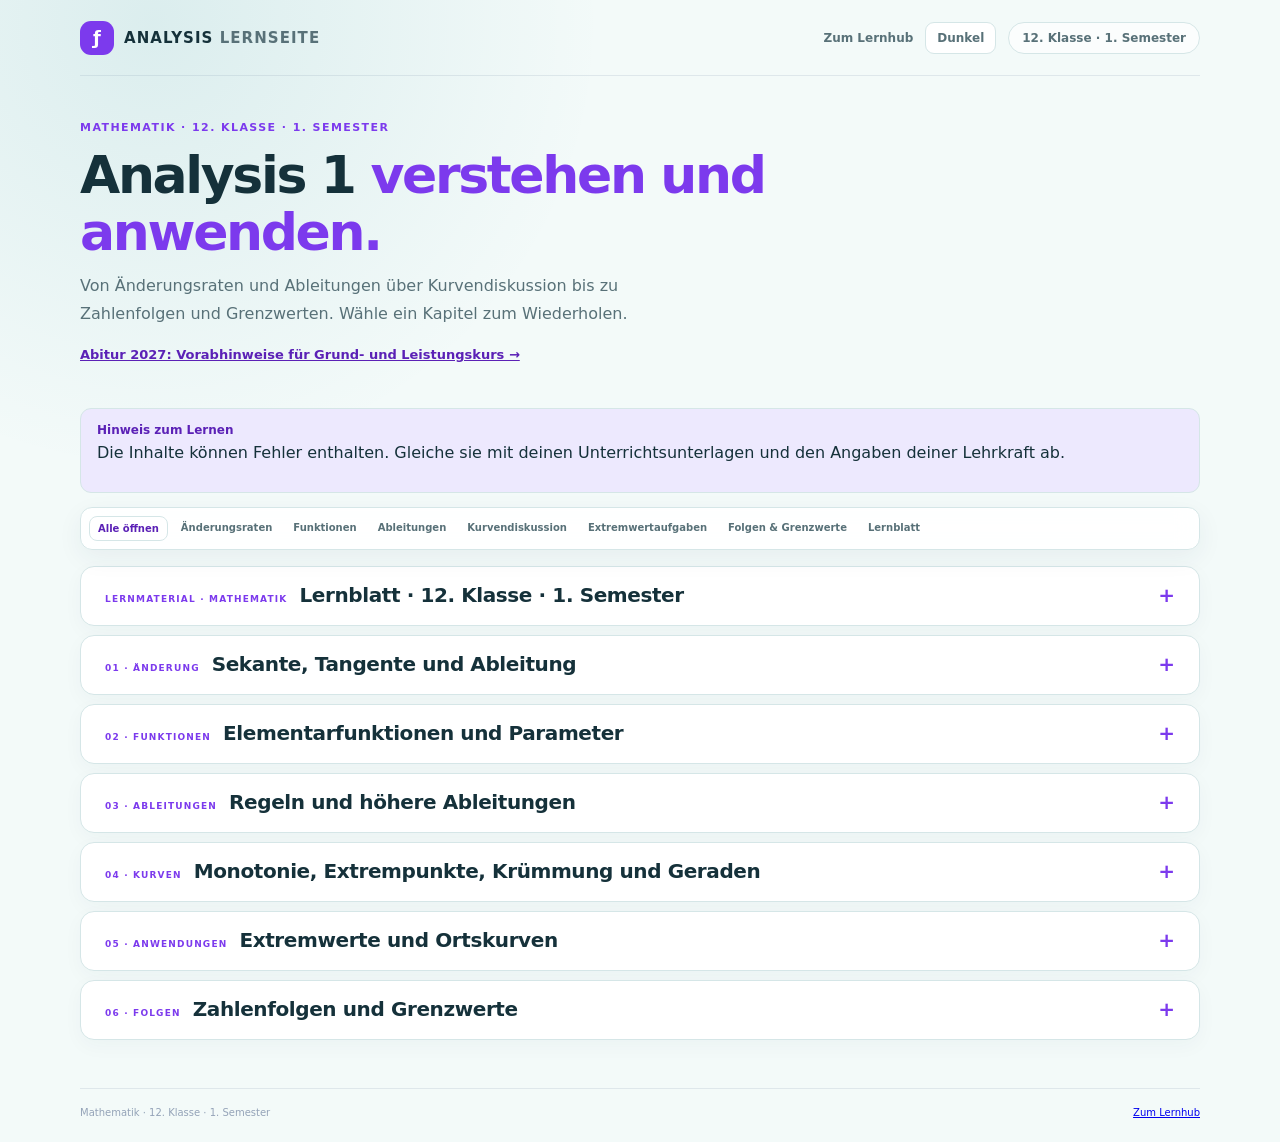
<file: Mathematik-12-1/lernseite.html>
<!doctype html>
<html lang="de">
<head>
  <meta charset="utf-8">
  <meta name="viewport" content="width=device-width, initial-scale=1">
  <meta name="theme-color" content="#f4f7fb">
  <title>Mathematik · 12. Klasse · 1. Semester</title>
  <link rel="stylesheet" href="../shared/style.css">
  <link rel="stylesheet" href="../shared/learn.css">
  <link rel="stylesheet" href="../vendor/temml/Temml-Local.css">
  <script src="../shared/theme.js" defer></script>
  <script src="../vendor/temml/temml.min.js" defer></script>
  <script src="../shared/math-render.js" defer></script>
  <script src="../shared/learn-page.js" defer></script>
</head>
<body class="theme-mathe">
  <div class="page-shell">
    <header class="topbar">
      <a class="brand" href="../index.html" aria-label="Zurück zum Lernhub"><span class="brand-mark">ƒ</span><span>ANALYSIS <span class="brand-light">LERNSEITE</span></span></a>
      <div class="topbar-actions">
        <a class="header-link" href="../index.html">Zum Lernhub</a>
        <button id="themeToggle" class="theme-toggle" type="button" aria-label="Darstellung wechseln">Dunkel</button>
        <span class="course-tag">12. Klasse · 1. Semester</span>
      </div>
    </header>
    <main class="learn-layout">
      <header class="learn-hero">
        <p class="eyebrow">Mathematik · 12. Klasse · 1. Semester</p>
        <h1>Analysis 1 <span>verstehen und anwenden.</span></h1>
        <p class="intro">Von Änderungsraten und Ableitungen über Kurvendiskussion bis zu Zahlenfolgen und Grenzwerten. Wähle ein Kapitel zum Wiederholen.</p>
        <a class="learn-pdf-link" href="../index.html#mathe-vorabhinweise">Abitur 2027: Vorabhinweise für Grund- und Leistungskurs →</a>
      </header>
      <aside class="learn-callout">
        <strong>Hinweis zum Lernen</strong>
        <p>Die Inhalte können Fehler enthalten. Gleiche sie mit deinen Unterrichtsunterlagen und den Angaben deiner Lehrkraft ab.</p>
      </aside>
      <nav class="learn-nav" aria-label="Kapitelübersicht">
        <button id="toggleAllChapters" class="learn-nav-toggle" type="button">Alle öffnen</button>
        <a href="#aenderung">Änderungsraten</a>
        <a href="#funktionen">Funktionen</a>
        <a href="#ableitung">Ableitungen</a>
        <a href="#kurven">Kurvendiskussion</a>
        <a href="#anwendung">Extremwertaufgaben</a>
        <a href="#folgen">Folgen &amp; Grenzwerte</a>
        <a href="#lernblatt">Lernblatt</a>
      </nav>
      <article class="learn-content">

        <details id="lernblatt" class="learn-section">
          <summary><span class="eyebrow">Lernmaterial · Mathematik</span><span class="learn-section-title">Lernblatt · 12. Klasse · 1. Semester</span></summary>
          <p>Das vorhandene Lernblatt zu Änderungsraten, Ableitungen und Monotonie direkt ansehen oder separat öffnen.</p>
          <a class="learn-pdf-link" href="Mathematik%20Klausur%2012-1.pdf" target="_blank" rel="noopener">Lernblatt als PDF öffnen ↗</a>
          <iframe class="learn-pdf" src="Mathematik%20Klausur%2012-1.pdf" title="Mathematik-Lernblatt, 12. Klasse, 1. Semester" loading="lazy"></iframe>
          <p>Wird die Vorschau nicht angezeigt, öffne das Lernblatt über den Link.</p>
        </details>
        
        <details id="aenderung" class="learn-section">
          <summary><span class="eyebrow">01 · Änderung</span><span class="learn-section-title">Sekante, Tangente und Ableitung</span></summary>
          <p>Die <strong>mittlere Änderungsrate</strong> beschreibt die durchschnittliche Veränderung zwischen zwei verschiedenen Stellen. Geometrisch ist sie die Steigung der Sekante durch beide Punkte.</p>
          <div class="formula-card"><strong>Mittlere und lokale Änderungsrate</strong>
            <span class="math-formula">\(m_{\text{mittel}}=\frac{f(x_2)-f(x_1)}{x_2-x_1},\quad x_2\ne x_1\)</span>
            <span class="math-formula">\(f'(x_0)=\lim_{h\to0}\frac{f(x_0+h)-f(x_0)}{h}\)</span>
            <span>Für den Differenzenquotienten gilt \(h\ne0\). Sein Grenzwert ist die Tangentensteigung und lokale Änderungsrate.</span>
          </div>
          <h3>Musterlösung: Ableitung aus dem Grenzwert</h3>
          <p>Wir bestimmen die Ableitung von \(f(x)=x^2\) an \(x_0=2\) mit dem Grenzwert. Zuerst setzen wir in den Differenzenquotienten ein: \(\frac{f(2+h)-f(2)}{h}=\frac{(2+h)^2-4}{h}\), wobei \(h\ne0\) gilt. Dann entwickeln wir das Quadrat: \((2+h)^2=4+4h+h^2\). Nach dem Einsetzen und Kürzen von \(h\) erhalten wir \(\frac{4h+h^2}{h}=4+h\). Erst jetzt lassen wir \(h\) gegen null gehen: \(f'(2)=\lim_{h\to0}(4+h)=4\).</p>
          <div class="learn-callout"><strong>Typische Falle</strong><p>\(h\) darf im ursprünglichen Bruch nicht null sein. Erst den Ausdruck für \(h\ne0\) vereinfachen und danach den Grenzwert betrachten. Bei \((a+b)^2\) den Mittelterm \(2ab\) nicht vergessen.</p></div>
          <h3>Deutung in Sachaufgaben</h3>
          <p>Weg \(s\) in Metern und Zeit \(t\) in Sekunden: \(\frac{s(t_2)-s(t_1)}{t_2-t_1}\) ist die mittlere Geschwindigkeit in \(\mathrm{m/s}\); \(s'(t_0)\) ist die momentane Geschwindigkeit. Für Kosten \(K(x)\) in Euro und Menge \(x\) in Stück beschreibt \(K'(x)\) die lokale Kostenänderung in Euro pro Stück. Temperatur- oder Höhenänderungen werden genauso mit passenden Einheiten interpretiert.</p>
          <p><strong>Tipp:</strong> Schreibe die Einheit immer als Einheit des Funktionswerts pro Einheit der Eingabe. Achte auf das Vorzeichen und auf den betrachteten Zeitraum.</p>
          <h3>Durchschnitt und Momentaufnahme unterscheiden</h3>
          <p>Die mittlere Änderungsrate fasst das gesamte Intervall in einer einzigen Zahl zusammen. Sie vergleicht nur Anfangs- und Endwert: Ein zwischendurch erfolgter Anstieg und ein anschließender Rückgang können sich gegenseitig ausgleichen. Eine momentane Änderungsrate beschreibt dagegen, wie sich die Größe direkt an einer bestimmten Stelle verändert. Dafür reicht es nicht, nur zwei weit auseinanderliegende Messwerte zu vergleichen.</p>
          <p><strong>Temperaturbeispiel:</strong> Steigt die Temperatur von \(12\,^\circ\mathrm C\) um 2 Uhr auf \(18\,^\circ\mathrm C\) um 6 Uhr, beträgt die mittlere Änderungsrate \(\frac{18-12}{6-2}=1{,}5\,^\circ\mathrm C\) pro Stunde. Das bedeutet nicht, dass die Temperatur in jeder einzelnen Stunde genau um \(1{,}5\,^\circ\mathrm C\) gestiegen ist.</p>
          <p><strong>Kosten deuten:</strong> Ist die mittlere Änderungsrate zwischen 50 und 70 Stück \(3\) Euro pro Stück, steigen die Kosten über diese 20 Stück insgesamt um \(20\cdot3=60\) Euro. Der Wert \(K'(50)\) beschreibt dagegen die lokale Kostenänderung bei 50 Stück; er kann die zusätzlichen Kosten für ein weiteres Stück in der Nähe dieser Menge näherungsweise beschreiben, muss aber nicht exakt \(K(51)-K(50)\) sein.</p>
        </details>

        <details id="funktionen" class="learn-section">
          <summary><span class="eyebrow">02 · Funktionen</span><span class="learn-section-title">Elementarfunktionen und Parameter</span></summary>
          <div class="table-wrap"><table>
            <thead><tr><th>Typ</th><th>Beispiel und Eigenschaften</th></tr></thead>
            <tbody>
              <tr><th>Linear / quadratisch</th><td>\(mx+b\): Gerade mit konstanter Steigung \(m\). \(ax^2+bx+c\): Parabel für \(a\ne0\).</td></tr>
              <tr><th>Potenz / Wurzel</th><td>\(x^n\); \(\sqrt{x}=x^{1/2}\) ist reell für \(x\ge0\) definiert. Bei negativen Exponenten ist \(x=0\) ausgeschlossen.</td></tr>
              <tr><th>Exponential</th><td>\(a^x\) für \(a>0\); bei \(a>1\) wachsend, bei \(0&lt;a&lt;1\) fallend. \(e^x\) ist stets positiv.</td></tr>
              <tr><th>Logarithmus</th><td>\(\ln x\) ist für \(x>0\) definiert und die Umkehrfunktion von \(e^x\).</td></tr>
              <tr><th>Trigonometrisch</th><td>\(\sin x\) und \(\cos x\) sind periodisch mit Periode \(2\pi\); Ableitungen gelten im Bogenmaß.</td></tr>
            </tbody>
          </table></div>
          <div class="formula-card"><strong>Transformation</strong><span class="math-formula">\(f(x)=a\,g\bigl(b(x-c)\bigr)+d\)</span><span>Für \(b\ne0\) wird ein Punkt \((u\mid v)\) von \(g\) zu \(\left(c+\frac{u}{b}\,\middle|\,av+d\right)\).</span></div>
          <p><strong>\(a\):</strong> vertikale Streckung/Stauchung mit \(|a|\), bei \(a&lt;0\) Spiegelung an der \(x\)-Achse. <strong>\(b\):</strong> horizontaler Faktor \(1/|b|\), bei \(b&lt;0\) zusätzlich Spiegelung in der horizontalen Richtung. <strong>\(c\):</strong> Verschiebung um \(c\) nach rechts; <strong>\(d\):</strong> um \(d\) nach oben. Der verschobene Ursprung \((c\mid d)\) dient als Hilfskoordinatensystem.</p>
          <p><strong>Musterlösung:</strong> \(g(x)=x^2\), \(f(x)=-2\bigl(3(x-1)\bigr)^2+4\). Der Scheitel \((0\mid0)\) wird zunächst um \(1\) nach rechts und \(4\) nach oben verschoben, also nach \((1\mid4)\). Der Faktor \(-2\) spiegelt die \(y\)-Werte an der \(x\)-Achse und verdoppelt sie; der innere Faktor \(3\) staucht den Graphen horizontal auf ein Drittel.</p>
          <div class="learn-callout"><strong>Typische Falle</strong><p>Im Argument wirkt der Faktor \(b\) reziprok: \(g(2x)\) ist horizontal gestaucht, nicht gestreckt. Die Definitionsmenge muss nach einer Transformation erneut geprüft werden.</p></div>
          <h3>Einen Punkt durch die Transformation verfolgen</h3>
          <p>Ein Punkt auf dem ursprünglichen Graphen hilft, die Wirkungen nicht nur auswendig zu lernen. Liegt \((2\mid4)\) auf \(g\) und ist \(f(x)=-2g(3(x-1))+4\), muss zunächst das neue Argument wieder \(2\) ergeben: Aus \(3(x-1)=2\) folgt \(x=\frac53\). Den alten y-Wert \(4\) verändern wir mit dem äußeren Faktor und der Verschiebung zu \(-2\cdot4+4=-4\). Der zugehörige Punkt ist also \(\left(\frac53\mid-4\right)\).</p>
          <p>Das Hilfskoordinatensystem verschiebt den Bezugspunkt nach \((c\mid d)\). Für die eigentlichen Koordinaten im ursprünglichen System müssen die Verschiebungen trotzdem wieder berücksichtigt werden. Einsetzen des gefundenen Punktes in die Funktionsgleichung ist eine gute Kontrolle.</p>
        </details>

        <details id="ableitung" class="learn-section">
          <summary><span class="eyebrow">03 · Ableitungen</span><span class="learn-section-title">Regeln und höhere Ableitungen</span></summary>
          <div class="table-wrap"><table>
            <thead><tr><th>Regel</th><th>Ableitung</th></tr></thead>
            <tbody>
              <tr><th>Konstante / Potenz</th><td>\((c)'=0\); \((x^n)'=nx^{n-1}\) auf dem jeweiligen Definitionsbereich.</td></tr>
              <tr><th>Faktor / Summe</th><td>\((cu)'=cu'\); \((u\pm v)'=u'\pm v'\).</td></tr>
              <tr><th>Produkt</th><td>\((uv)'=u'v+uv'\).</td></tr>
              <tr><th>Quotient</th><td>\(\left(\frac{u}{v}\right)'=\frac{u'v-uv'}{v^2}\), wobei \(v\ne0\).</td></tr>
              <tr><th>Kette</th><td>\(\bigl(u(v(x))\bigr)'=u'(v(x))\,v'(x)\).</td></tr>
              <tr><th>Weitere</th><td>\((e^x)'=e^x\); \((a^x)'=a^x\ln a\) für \(a>0\); \((\ln x)'=\frac1x\) für \(x>0\); \((\sin x)'=\cos x\); \((\cos x)'=-\sin x\).</td></tr>
            </tbody>
          </table></div>
          <p>Wurzeln und Brüche zunächst als Potenzen schreiben: \(\sqrt{x}=x^{1/2}\), \(\frac1{x^2}=x^{-2}\). Daraus folgen für \(x>0\): \((\sqrt{x})'=\frac1{2\sqrt{x}}\), und für \(x\ne0\): \(\left(\frac1{x^2}\right)'=-\frac2{x^3}\). Die Randstelle \(x=0\) muss separat betrachtet werden.</p>
          <h3>Musterlösungen</h3>
          <p><strong>Kettenregel:</strong> Setze \(u=3x+1\), dann ist \(f(x)=u^4\). Außenableitung: \(4u^3\); Innenableitung: \(u'=3\). Multiplizieren ergibt \(f'(x)=4(3x+1)^3\cdot3=12(3x+1)^3\).</p>
          <p><strong>Produktregel:</strong> Für \(f(x)=xe^x\) wählen wir \(u=x\), \(v=e^x\). Dann \(u'=1\), \(v'=e^x\) und \(f'=u'v+uv'=e^x+xe^x=(1+x)e^x\). Für \(f(x)=x^4\) ergibt das schrittweise \(f'(x)=4x^3\), \(f''(x)=12x^2\) und \(f'''(x)=24x\).</p>
          <h3>Welche Regel nehme ich zuerst?</h3>
          <p>Schau auf die äußerste Rechenoperation: Bei einer Summe leitest du die Summanden einzeln ab; bei einem Produkt zweier veränderlicher Faktoren verwendest du die Produktregel. Steckt eine Funktion in einer anderen, brauchst du die Kettenregel. Mehrere Regeln können gleichzeitig nötig sein: Bei \(x^2e^{3x}\) wird das Produkt abgeleitet und beim Faktor \(e^{3x}\) zusätzlich die innere Ableitung \(3\) berücksichtigt.</p>
          <p><strong>Bruch aus dem Lernblatt:</strong> Für \(f(x)=\frac{3x^2+5}{x}\) mit \(x\ne0\) ist Umformen besonders hilfreich: \(f(x)=3x+5x^{-1}\). Daraus folgt \(f'(x)=3-5x^{-2}=3-\frac5{x^2}\). Noch einmal ableiten ergibt \(f''(x)=10x^{-3}=\frac{10}{x^3}\). Die Einschränkung \(x\ne0\) bleibt auch nach dem Umformen bestehen.</p>
          <p><strong>Binomische Formeln verstehen:</strong> Beim Ausmultiplizieren entstehen auch gemischte Produkte: \((a+b)^2=a^2+2ab+b^2\) und \((a-b)^2=a^2-2ab+b^2\). Bei \((2+h)^2\) ist der mittlere Term also \(4h\), nicht nur \(h\) oder null. Ausmultiplizieren kann die Rechnung erleichtern; bei einer zusammengesetzten Potenz ist die Kettenregel oft kürzer.</p>
          <div class="learn-callout"><strong>Typische Falle</strong><p>Bei Produkt und Quotient nicht einfach beide Faktoren getrennt ableiten und multiplizieren bzw. dividieren. Bei verketteten Funktionen die innere Ableitung nicht vergessen.</p></div>
        </details>

        <details id="kurven" class="learn-section">
          <summary><span class="eyebrow">04 · Kurven</span><span class="learn-section-title">Monotonie, Extrempunkte, Krümmung und Geraden</span></summary>
          <p>Eine Kurvendiskussion beginnt mit Definitionsbereich und gegebenenfalls Symmetrie, Achsenschnitten und Grenzverhalten. Danach \(f'\) und \(f''\) bestimmen, kritische Stellen berechnen und Vorzeichen auf Intervallen untersuchen.</p>
          <div class="table-wrap"><table>
            <thead><tr><th>Kriterium</th><th>Deutung</th></tr></thead>
            <tbody>
              <tr><th>\(f'>0\) / \(f'&lt;0\)</th><td>Streng steigend / streng fallend auf dem betrachteten Intervall.</td></tr>
              <tr><th>\(f'(x_0)=0\)</th><td>Notwendig für einen inneren Extrempunkt einer differenzierbaren Funktion; allein nicht hinreichend.</td></tr>
              <tr><th>\(f''(x_0)>0\) / \(&lt;0\)</th><td>Bei \(f'(x_0)=0\) hinreichend für lokales Minimum / Maximum. Bei \(f''(x_0)=0\) Vorzeichenwechsel von \(f'\) prüfen.</td></tr>
              <tr><th>\(f''>0\) / \(f''&lt;0\)</th><td>Linksgekrümmt (konvex) / rechtsgekrümmt (konkav). Ein Wendepunkt erfordert einen Krümmungswechsel.</td></tr>
            </tbody>
          </table></div>
          <p><strong>Monotonieschema:</strong> Kritische Stellen auf dem Zahlenstrahl markieren und in jedem Intervall das Vorzeichen von \(f'\) prüfen. Wechsel \(+\to-\): Hochpunkt; \(-\to+\): Tiefpunkt. Randstellen und nicht differenzierbare Stellen gegebenenfalls gesondert untersuchen.</p>
          <p><strong>Musterlösung in Schritten:</strong> Für \(f(x)=x^3-3x\) gilt zunächst \(f'(x)=3x^2-3=3(x-1)(x+1)\). Die kritischen Stellen sind daher \(x=-1\) und \(x=1\). Das Vorzeichen von \(f'\) ist auf \((-\infty,-1)\), \((-1,1)\), \((1,\infty)\) der Reihe nach \(+\), \(-\), \(+\). Somit liegt bei \(x=-1\) ein Hochpunkt und bei \(x=1\) ein Tiefpunkt. Einsetzen in \(f\) liefert \(H(-1\mid2)\) und \(T(1\mid-2)\). Schließlich ist \(f''(x)=6x\); der Vorzeichenwechsel bei \(x=0\) zeigt den Wendepunkt \(W(0\mid0)\).</p>
          <p><strong>Warum helfen Testwerte?</strong> Zwischen zwei benachbarten kritischen Stellen prüfen wir das Vorzeichen von \(f'\) an einer leicht einsetzbaren Stelle, zum Beispiel bei \(x=0\) zwischen \(-1\) und \(1\). Dort ist \(f'(0)=-3\), also fällt der Graph in diesem Intervall. Bei diesem Polynom kann das Vorzeichen innerhalb des Intervalls nicht wechseln, ohne dass \(f'\) dort eine weitere Nullstelle hätte. Bei anderen Funktionen müssen auch Definitionslücken und nicht differenzierbare Stellen beachtet werden.</p>
          <p>Die erste und die zweite Ableitung beantworten verschiedene Fragen: \(f'\) beschreibt die Steigung des Graphen; \(f''\) beschreibt, wie sich diese Steigung verändert. Eine negative zweite Ableitung bedeutet deshalb nicht automatisch, dass die Funktion fällt: Sie kann noch steigen, während ihre positive Steigung kleiner wird.</p>
          <div class="formula-card"><strong>Tangente und Normale in \(P(x_0\mid f(x_0))\)</strong><span class="math-formula">\(t(x)=f'(x_0)(x-x_0)+f(x_0)\)</span><span class="math-formula">\(m_n=-\frac1{f'(x_0)},\quad n(x)=m_n(x-x_0)+f(x_0)\)</span><span>Die Normalenformel gilt nur für \(f'(x_0)\ne0\). Bei waagerechter Tangente ist die Normale die vertikale Gerade \(x=x_0\).</span></div>
          <p><strong>Beispiel:</strong> \(f(x)=x^2\) bei \(x_0=1\): \(P(1\mid1)\), \(m_t=f'(1)=2\). Die Tangente ist \(t(x)=2(x-1)+1=2x-1\). Die Normalensteigung beträgt \(m_n=-\frac12\), also \(n(x)=-\frac12(x-1)+1\).</p>
          <div class="learn-callout"><strong>Typische Falle</strong><p>\(f''(x_0)=0\) allein beweist keinen Wendepunkt: Bei \(f(x)=x^4\) wechselt \(f''(x)=12x^2\) an \(x=0\) nicht das Vorzeichen.</p></div>
        </details>

        <details id="anwendung" class="learn-section">
          <summary><span class="eyebrow">05 · Anwendungen</span><span class="learn-section-title">Extremwerte und Ortskurven</span></summary>
          <p><strong>Vorgehen:</strong> Skizze und Größen festlegen; Zielfunktion und Nebenbedingung aufstellen; Nebenbedingung einsetzen; zulässigen Bereich bestimmen; Ableitung null setzen und innere Kandidaten sowie zulässige Randwerte vergleichen; Ergebnis mit Einheit deuten.</p>
          <h3>Musterlösung: Zaun und Rechteck</h3>
          <p>Ein Rechteck hat Umfang \(20\,\mathrm m\). Mit Seiten \(x\) und \(y\) gilt \(2x+2y=20\), also \(y=10-x\). Damit wird die Fläche zur Zielfunktion \(A(x)=x(10-x)\) mit \(0\le x\le10\). Ableiten ergibt \(A'(x)=10-2x\). Aus \(A'(x)=0\) folgt \(x=5\), und somit auch \(y=5\). Da \(A''(x)=-2&lt;0\), ist dies ein Maximum. An den Randwerten \(x=0\) und \(x=10\) ist die Fläche null. Die maximale Fläche beträgt \(5\cdot5=25\,\mathrm m^2\).</p>
          <h3>Weitere Modelle</h3>
          <ul>
            <li><strong>Offene Kiste:</strong> Aus einem Quadrat der Seite \(10\) werden Ecken der Seite \(x\) entfernt: \(V(x)=x(10-2x)^2\), für positive Abmessungen \(0&lt;x&lt;5\).</li>
            <li><strong>Geschlossene Dose:</strong> \(V=\pi r^2h\) und Oberfläche \(O=2\pi r^2+2\pi rh\). Für festes \(V\) ist \(h=\frac{V}{\pi r^2}\), \(r>0\); diese Nebenbedingung in \(O\) einsetzen.</li>
            <li><strong>Rechteck unter einer Kurve:</strong> Bei \(y=4-x^2\), einer Grundseite auf der \(x\)-Achse und symmetrischen oberen Ecken \((\pm x\mid4-x^2)\) ist \(A(x)=2x(4-x^2)\) für \(0\le x\le2\).</li>
          </ul>
          <p><strong>Kiste vollständig lösen:</strong> Für \(V(x)=x(10-2x)^2\) im Bereich \(0&lt;x&lt;5\) liefert die Produktregel \(V'(x)=(10-2x)(10-6x)\). Der Faktor \(10-6x\) wird bei \(x=\frac53\) null; \(x=5\) liegt am Rand und ergibt keinen Boden. Vor \(\frac53\) ist \(V'\) positiv, danach bis \(5\) negativ. Die Kiste hat deshalb bei \(x=\frac53\) ihr größtes Volumen, nämlich \(V\!\left(\frac53\right)=\frac{2000}{27}\) Kubikeinheiten.</p>
          <h3>Ortskurven</h3>
          <p>Bei einer Funktionenschar \(f_t\) werden beispielsweise die Extrempunkte \(E(t)=(x(t)\mid y(t))\) ermittelt. Löse \(x(t)\) nach \(t\) auf und setze das Ergebnis in \(y(t)\) ein. Beachte Einschränkungen des Parameters und der erhaltenen \(x\)-Werte.</p>
          <p><strong>Beispiel:</strong> \(f_t(x)=(x-t)^2+t\) hat wegen \(f'_t(x)=2(x-t)=0\) bei \(x=t\) einen Tiefpunkt. Einsetzen ergibt \(E(t)=(t\mid t)\). Aus der ersten Koordinate folgt \(t=x\); eingesetzt in die zweite erhält man als Ortskurve \(y=x\).</p>
          <div class="learn-callout"><strong>Typische Falle</strong><p>Die Ableitungsnullstelle ist nur ein Kandidat. Sachbereich, Randwerte und Art des Extremums entscheiden über die Lösung.</p></div>
        </details>

        <details id="folgen" class="learn-section">
          <summary><span class="eyebrow">06 · Folgen</span><span class="learn-section-title">Zahlenfolgen und Grenzwerte</span></summary>
          <p>Eine Folge ordnet jedem natürlichen Index n einen Wert a<sub>n</sub> zu. Eine <strong>explizite</strong> Vorschrift berechnet a<sub>n</sub> direkt; eine <strong>rekursive</strong> verwendet vorherige Glieder und benötigt ausreichende Anfangswerte.</p>
          <div class="formula-card"><strong>Ab Index 1</strong><span class="math-formula">\(\text{Arithmetisch: }a_n=a_1+(n-1)d,\quad a_{n+1}=a_n+d\)</span><span class="math-formula">\(\text{Geometrisch: }a_n=a_1q^{n-1},\quad a_{n+1}=q\,a_n\)</span></div>
          <p><strong>Beispiele:</strong> Bei einer arithmetischen Folge mit \(a_1=2\) und \(d=3\) liegen zwischen dem ersten und fünften Glied vier Schritte: \(a_5=2+(5-1)\cdot3=14\). Bei \(a_1=3\), \(q=2\) wird \(a_4=3\cdot2^{4-1}=24\).</p>
          <p>Bei einer arithmetischen Folge ist die Differenz benachbarter Glieder immer gleich; bei einer geometrischen Folge wird jeweils mit demselben Faktor multipliziert. Beispielsweise entstehen aus dem Startwert \(2\) und der Differenz \(3\) die Glieder \(2,5,8,11,\ldots\). Der Index zählt die Position, nicht die Anzahl der bereits ausgeführten Schritte: Vom ersten zum vierten Glied sind es drei Schritte.</p>
          <h3>Monotonie und Beschränktheit</h3>
          <p>\(a_{n+1}-a_n>0\) für alle \(n\) bedeutet streng steigend, \(a_{n+1}-a_n&lt;0\) streng fallend. Der Quotient \(\frac{a_{n+1}}{a_n}\) kann bei positiven Gliedern entsprechend mit \(1\) verglichen werden; bei null oder negativen Gliedern ist Vorsicht nötig. Eine obere Schranke \(S\) erfüllt \(a_n\le S\) für alle \(n\); eine untere Schranke \(s\) erfüllt \(a_n\ge s\).</p>
          <p><strong>Beispiel aus dem Lernblatt:</strong> Für \(a_n=\frac{n+1}{n+2}\) mit \(n\ge1\) ist \(a_{n+1}=\frac{n+2}{n+3}\). Auf einen gemeinsamen Nenner gebracht ergibt die Differenz \(a_{n+1}-a_n=\frac1{(n+2)(n+3)}>0\). Die Folge steigt also streng. In der Form \(a_n=1-\frac1{n+2}\) sieht man außerdem: Alle Glieder liegen unter \(1\), und sie nähern sich \(1\) an.</p>
          <h3>Konvergenz und ε-Umgebung</h3>
          <p>\(a_n\) konvergiert gegen \(L\), wenn zu jedem \(\varepsilon>0\) ein \(N\) existiert, sodass für alle \(n\ge N\) gilt: \(|a_n-L|&lt;\varepsilon\). Ab \(N\) liegen also alle Glieder in \((L-\varepsilon,L+\varepsilon)\). Zum Beispiel gilt \(\frac1n\to0\). Die Folge \((-1)^n\) divergiert trotz Beschränktheit: Die geraden Glieder sind \(1\), die ungeraden \(-1\). Für \(|q|&lt;1\) gilt \(a_1q^{n-1}\to0\).</p>
          <p>Die ε-Umgebung ist ein beliebig schmaler Bereich um den vermuteten Grenzwert. Bei \(\frac1n\) und \(\varepsilon=0{,}1\) liegen beispielsweise ab \(n=11\) alle weiteren Glieder weniger als \(0{,}1\) von null entfernt. Für eine kleinere Umgebung kann ein größerer Startindex nötig sein. Der Grenzwert muss dabei kein tatsächlich auftretendes Folgenglied sein.</p>
          <h3>Grenzwertsätze und rationale Folgen</h3>
          <p>Konvergente Folgen dürfen gliedweise addiert und multipliziert werden. Für Quotienten muss der Nennergrenzwert ungleich null sein. Bei rationalen Ausdrücken mit \(n\) durch die höchste auftretende Potenz teilen.</p>
          <p><strong>Musterlösung:</strong> Für \(\frac{2n^2+3}{n^2-1}\) teilen wir Zähler und Nenner durch \(n^2\): \(\frac{2n^2+3}{n^2-1}=\frac{2+\frac3{n^2}}{1-\frac1{n^2}}\). Für \(n\to\infty\) gehen beide Brüche \(\frac3{n^2}\) und \(\frac1{n^2}\) gegen null. Daher ist der Grenzwert \(\frac{2+0}{1-0}=2\). Einzelne nicht definierte Indizes müssen ausgeschlossen werden; für den Grenzwert zählt das Verhalten für große \(n\).</p>
          <div class="learn-callout"><strong>Typische Falle</strong><p>Ein Nennergrenzwert von null erlaubt keine direkte Anwendung des Quotientensatzes. Untersuche den Ausdruck gesondert; weder \(\frac00\) noch eine Division durch null ist ein Ergebnis.</p></div>
        </details>

      </article>
    </main>
    <footer class="site-footer"><span>Mathematik · 12. Klasse · 1. Semester</span><a href="../index.html">Zum Lernhub</a></footer>
  </div>
</body>
</html>
</file>
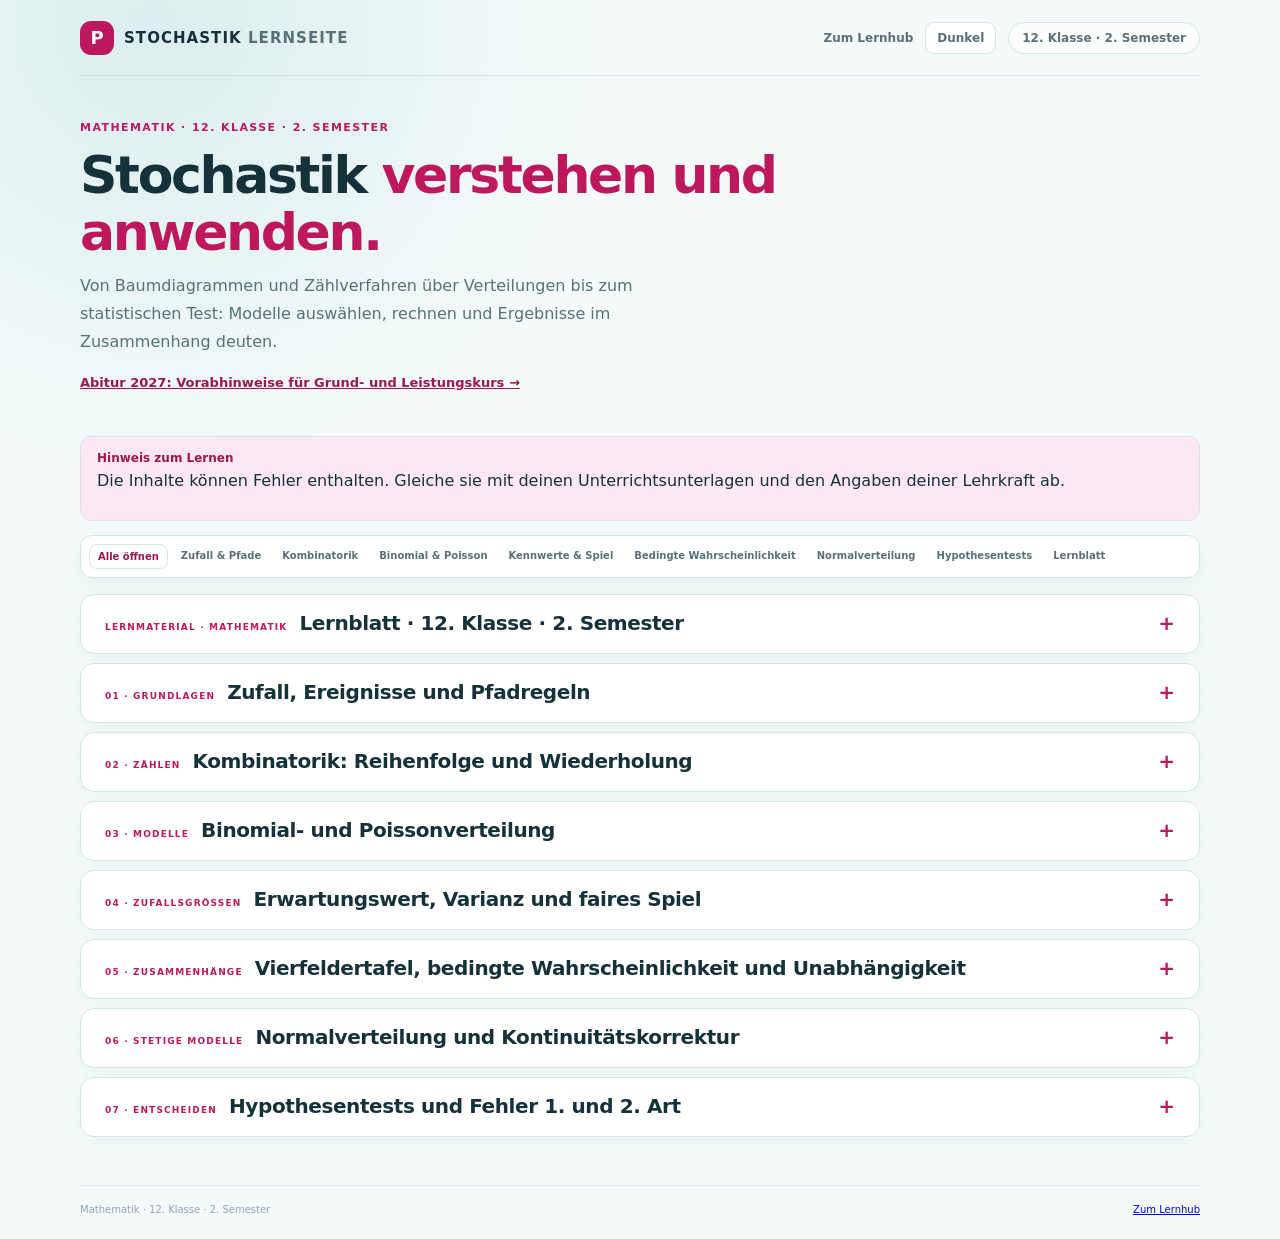
<file: Mathematik-12-2/lernseite.html>
<!doctype html>
<html lang="de">
<head>
  <meta charset="utf-8">
  <meta name="viewport" content="width=device-width, initial-scale=1">
  <meta name="theme-color" content="#f4f7fb">
  <title>Mathematik · 12. Klasse · 2. Semester</title>
  <link rel="stylesheet" href="../shared/style.css">
  <link rel="stylesheet" href="../shared/learn.css">
  <link rel="stylesheet" href="../vendor/temml/Temml-Local.css">
  <script src="../shared/theme.js" defer></script>
  <script src="../vendor/temml/temml.min.js" defer></script>
  <script src="../shared/math-render.js" defer></script>
  <script src="../shared/learn-page.js" defer></script>
</head>
<body class="theme-stochastik">
  <div class="page-shell">
    <header class="topbar">
      <a class="brand" href="../index.html" aria-label="Zurück zum Lernhub"><span class="brand-mark">P</span><span>STOCHASTIK <span class="brand-light">LERNSEITE</span></span></a>
      <div class="topbar-actions">
        <a class="header-link" href="../index.html">Zum Lernhub</a>
        <button id="themeToggle" class="theme-toggle" type="button" aria-label="Darstellung wechseln">Dunkel</button>
        <span class="course-tag">12. Klasse · 2. Semester</span>
      </div>
    </header>
    <main class="learn-layout">
      <header class="learn-hero">
        <p class="eyebrow">Mathematik · 12. Klasse · 2. Semester</p>
        <h1>Stochastik <span>verstehen und anwenden.</span></h1>
        <p class="intro">Von Baumdiagrammen und Zählverfahren über Verteilungen bis zum statistischen Test: Modelle auswählen, rechnen und Ergebnisse im Zusammenhang deuten.</p>
        <a class="learn-pdf-link" href="../index.html#mathe-vorabhinweise">Abitur 2027: Vorabhinweise für Grund- und Leistungskurs →</a>
      </header>
      <aside class="learn-callout">
        <strong>Hinweis zum Lernen</strong>
        <p>Die Inhalte können Fehler enthalten. Gleiche sie mit deinen Unterrichtsunterlagen und den Angaben deiner Lehrkraft ab.</p>
      </aside>
      <nav class="learn-nav" aria-label="Kapitelübersicht">
        <button id="toggleAllChapters" class="learn-nav-toggle" type="button">Alle öffnen</button>
        <a href="#zufall">Zufall &amp; Pfade</a>
        <a href="#kombinatorik">Kombinatorik</a>
        <a href="#verteilungen">Binomial &amp; Poisson</a>
        <a href="#kennwerte">Kennwerte &amp; Spiel</a>
        <a href="#bedingt">Bedingte Wahrscheinlichkeit</a>
        <a href="#normalverteilung">Normalverteilung</a>
        <a href="#tests">Hypothesentests</a>
        <a href="#lernblatt">Lernblatt</a>
      </nav>
      <article class="learn-content">
        <details id="lernblatt" class="learn-section">
          <summary><span class="eyebrow">Lernmaterial · Mathematik</span><span class="learn-section-title">Lernblatt · 12. Klasse · 2. Semester</span></summary>
          <p>Das bereitgestellte Stochastik-Lernblatt direkt ansehen oder separat öffnen.</p>
          <a class="learn-pdf-link" href="Mathematik%20Klausur%2012-2.pdf" target="_blank" rel="noopener">Lernblatt als PDF öffnen ↗</a>
          <iframe class="learn-pdf" src="Mathematik%20Klausur%2012-2.pdf" title="Mathematik-Lernblatt Stochastik, 12. Klasse" loading="lazy"></iframe>
          <p>Wird die Vorschau nicht angezeigt, öffne das Lernblatt über den Link.</p>
        </details>

        <details id="zufall" class="learn-section">
          <summary><span class="eyebrow">01 · Grundlagen</span><span class="learn-section-title">Zufall, Ereignisse und Pfadregeln</span></summary>
          <p>Ein Zufallsexperiment hat eine Ergebnismenge \(\Omega\). Ein Ereignis \(A\) ist eine Teilmenge davon; \(\overline{A}\) bedeutet „nicht \(A\)“. Nur bei gleich wahrscheinlichen Ergebnissen gilt die Laplace-Regel: \(\displaystyle P(A)=\frac{\text{günstige Ergebnisse}}{\text{mögliche Ergebnisse}}\). Allgemein liegt jede Wahrscheinlichkeit zwischen 0 und 1 und \(P(\Omega)=1\).</p>
          <div class="formula-card"><strong>Rechenregeln</strong>
            <span class="math-formula">\(P(\overline{A})=1-P(A)\)</span>
            <span class="math-formula">\(P(A\cup B)=P(A)+P(B)-P(A\cap B)\)</span>
            <span class="math-formula">\(P(A\cap B)=P(A)\cdot P(B\mid A)\)</span>
            <span>Entlang eines Pfades multiplizieren; Wahrscheinlichkeiten disjunkter passender Pfade addieren. An jedem Knoten ergeben die Zweigwahrscheinlichkeiten zusammen \(1\).</span>
          </div>
          <h3>Beispiel: Ziehen ohne Zurücklegen</h3>
          <p>In einer Urne liegen drei rote und zwei blaue Kugeln. Für Rot, dann Blau rechnest du zuerst \(P(R_1\cap B_2)=\frac{3}{5}\cdot\frac{2}{4}=\frac{3}{10}\). In umgekehrter Reihenfolge gilt \(P(B_1\cap R_2)=\frac{2}{5}\cdot\frac{3}{4}=\frac{3}{10}\). Genau eine rote Kugel kann auf diesen beiden disjunkten Pfaden auftreten, daher addierst du sie: \(\frac{3}{10}+\frac{3}{10}=\frac{3}{5}\).</p>
          <p><strong>Mindestens einmal:</strong> Bei drei unabhängigen Versuchen mit Trefferwahrscheinlichkeit \(p=0{,}2\) ist das Gegenereignis „kein Treffer“ besonders einfach: \(P(\text{mindestens ein Treffer})=1-P(\text{kein Treffer})=1-0{,}8^3=0{,}488\).</p>
          <p><strong>Schrittweise vorgehen:</strong> (1) Beschreibe das gesuchte Ereignis. (2) Zerlege es in Pfade oder nutze das Gegenereignis. (3) Multipliziere entlang jedes Pfades und addiere nur disjunkte passende Pfade.</p>
          <p>Der Ergebnisraum hängt davon ab, was beim Experiment beobachtet wird: Bei zwei Münzwürfen können die Ergebnisse \(\Omega=\{KK,KZ,ZK,ZZ\}\) sein. Das Ereignis „genau einmal Kopf“ enthält dann zwei Ergebnisse, nämlich \(\{KZ,ZK\}\). Bei einer fairen Münze haben alle vier Ergebnisse dieselbe Wahrscheinlichkeit; das Ereignis hat deshalb Wahrscheinlichkeit \(\frac24=\frac12\). Das Gegenereignis ist hier „keinmal oder zweimal Kopf“, nicht einfach „einmal Zahl“.</p>
          <p>Im Baumdiagramm beschreibt jeder vollständige Pfad eine mögliche Abfolge. Die zweite Wahrscheinlichkeit wird unter der Voraussetzung gelesen, dass der erste Zweig bereits eingetreten ist. Ohne Zurücklegen verändert sich dadurch der Inhalt der Urne; mit Zurücklegen ist der Ausgangszustand vor der nächsten Ziehung wiederhergestellt.</p>
          <div class="learn-callout"><strong>Typische Falle</strong><p>Ohne Zurücklegen ändern sich die Zweigwahrscheinlichkeiten. „Oder“ meint in der Mathematik normalerweise auch „beides“; Überschneidungen werden beim Addieren einmal abgezogen.</p></div>
        </details>

        <details id="kombinatorik" class="learn-section">
          <summary><span class="eyebrow">02 · Zählen</span><span class="learn-section-title">Kombinatorik: Reihenfolge und Wiederholung</span></summary>
          <p>Vor dem Rechnen zwei Fragen klären: Spielt die Reihenfolge eine Rolle? Darf dasselbe Objekt mehrfach gewählt werden? Für \(n\) unterscheidbare Objekte und \(k\) Plätze gilt:</p>
          <div class="table-wrap"><table><thead><tr><th></th><th>Mit Wiederholung</th><th>Ohne Wiederholung</th></tr></thead><tbody>
            <tr><th>Reihenfolge wichtig</th><td><span class="math-formula">\(n^k\)</span></td><td><span class="math-formula">\(\frac{n!}{(n-k)!},\quad k\le n\)</span></td></tr>
            <tr><th>Reihenfolge unwichtig</th><td><span class="math-formula">\(\binom{n+k-1}{k},\quad n\ge1\)</span></td><td><span class="math-formula">\(\binom{n}{k}=\frac{n!}{k!(n-k)!},\quad k\le n\)</span></td></tr>
          </tbody></table></div>
          <p>Die Fakultät ist \(n!=n\cdot(n-1)\cdot\ldots\cdot1\), und \(0!=1\). Eine Anordnung aller \(n\) verschiedenen Objekte heißt Permutation und hat \(n!\) Möglichkeiten. Bei gleichen Objekten mit Häufigkeiten \(n_1,n_2,\ldots\) teilt man durch \(n_1!\cdot n_2!\cdot\ldots\).</p>
          <p><strong>Schrittweise auswählen:</strong> Drei verschiedene Ämter aus fünf Personen besetzen: Die Ämter sind unterscheidbar, deshalb zählt die Reihenfolge; \(5\cdot4\cdot3=60\). Ein Dreierteam aus fünf Personen wählen: Die Reihenfolge zählt nicht, also \(\binom{5}{3}=\frac{5!}{3!\,2!}=10\). Zwei Eissorten aus drei Sorten mit Wiederholung und ohne Reihenfolge: \(\binom{3+2-1}{2}=\binom{4}{2}=6\).</p>
          <p><strong>Urne und Lotto:</strong> Bei sechs Ziehungen ohne Zurücklegen aus 49 nummerierten Kugeln sind ohne Beachtung der Reihenfolge \(\binom{49}{6}=13\,983\,816\) Auswahlen möglich. Bei fairer Ziehung hat eine bestimmte Sechserauswahl daher die Wahrscheinlichkeit \(\frac{1}{\binom{49}{6}}=\frac{1}{13\,983\,816}\).</p>
          <p>Die Division durch \(3!\) beim Dreierteam erklärt, woher der Binomialkoeffizient kommt: Zunächst zählt \(5\cdot4\cdot3=60\) dieselbe Gruppe in sechs Reihenfolgen, etwa ABC, ACB und BAC. Da alle sechs dieselbe Auswahl beschreiben, bleiben \(60:6=10\) Teams. Sind die Plätze dagegen verschiedene Ämter, beschreiben diese Reihenfolgen unterschiedliche Besetzungen und dürfen nicht zusammengefasst werden.</p>
          <div class="learn-callout"><strong>Typische Falle</strong><p>Das Team {A, B, C} ist nicht sechsmal verschieden. Zählformeln zählen Möglichkeiten; zur Wahrscheinlichkeit wird erst bei gleich wahrscheinlichen Ergebnissen durch die Gesamtzahl geteilt.</p></div>
        </details>

        <details id="verteilungen" class="learn-section">
          <summary><span class="eyebrow">03 · Modelle</span><span class="learn-section-title">Binomial- und Poissonverteilung</span></summary>
          <p>Eine Bernoulli-Kette besteht aus \(n\) unabhängigen Versuchen mit je zwei Ausgängen und konstantem Trefferanteil \(p\). \(X\) zählt Treffer. Dann gilt \(X\sim B(n;p)\), für \(k=0,\ldots,n\):</p>
          <div class="formula-card"><strong>Binomialverteilung</strong>
            <span class="math-formula">\(P(X=k)=\binom{n}{k}p^k(1-p)^{n-k}\)</span>
            <span class="math-formula">\(P(X\le2)=P(X=0)+P(X=1)+P(X=2)\)</span>
            <span>Für größere Grenzen wird die Addition bis \(P(X=k)\) fortgesetzt. Bei der kumulierten Verteilungsfunktion \(F(k)=P(X\le k)\) gilt \(P(X\ge k)=1-F(k-1)\) und \(P(a\le X\le b)=F(b)-F(a-1)\).</span>
          </div>
          <p><strong>Beispiel Schritt für Schritt:</strong> Bei vier unabhängigen Versuchen mit \(p=0{,}5\) und genau zwei Treffern sind \(\binom{4}{2}=6\) Reihenfolgen möglich. Jede hat die Wahrscheinlichkeit \(0{,}5^2\cdot0{,}5^2\). Somit \(P(X=2)=\binom{4}{2}\cdot0{,}5^2\cdot0{,}5^2=\frac{6}{16}=0{,}375\). Für „mehr als zwei“ gehören nur \(X=3\) und \(X=4\) dazu; über das Gegenereignis erhältst du \(P(X>2)=1-P(X\le2)=\frac{5}{16}\).</p>
          <p>Die Formel verbindet also zwei Ideen: \(p^k(1-p)^{n-k}\) beschreibt die Wahrscheinlichkeit einer bestimmten Trefferfolge; der Binomialkoeffizient zählt, an welchen Stellen die \(k\) Treffer stehen können. Prüfe vor dem Einsetzen nicht nur die zwei möglichen Ausgänge, sondern auch, ob die Versuche unabhängig sind und \(p\) gleich bleibt.</p>
          <p>Übersetze die Grenze vor dem Rechnen in Werte: „mindestens 3“ bedeutet \(X\ge3\), das Gegenereignis ist \(X\le2\). „Mehr als 3“ beginnt erst bei 4 und hat \(X\le3\) als Gegenereignis. Diese eine Stelle Unterschied ist bei ganzzahligen Zufallsgrößen entscheidend.</p>
          <h3>Poissonmodell</h3>
          <p>Für zufällige Anzahlen unabhängiger Ereignisse in einem festen Intervall bei konstanter mittlerer Rate \(\lambda>0\) kann \(X\sim\operatorname{Pois}(\lambda)\) geeignet sein. Für \(k=0,1,2,\ldots\) gilt \(P(X=k)=\frac{e^{-\lambda}\lambda^k}{k!}\). Erwartungswert und Varianz sind beide \(\lambda\). Bei doppelter Intervalllänge verdoppelt sich \(\lambda\), wenn die Rate konstant bleibt.</p>
          <p><strong>Beispiel Schritt für Schritt:</strong> Bei \(\lambda=2\) ist \(P(X=0)=\frac{e^{-2}2^0}{0!}=e^{-2}\approx0{,}1353\). Für mindestens ein Ereignis nutzt du das Gegenereignis: \(P(X\ge1)=1-P(X=0)=1-e^{-2}\approx0{,}8647\). Eine Binomialverteilung mit großem \(n\) und kleinem \(p\) kann durch \(\operatorname{Pois}(np)\) approximiert werden; Modellannahmen und Genauigkeit müssen zum Kontext passen.</p>
          <p><strong>Näherung:</strong> Für 1000 unabhängige Versuche mit \(p=0{,}002\) gilt \(\lambda=np=1000\cdot0{,}002=2\). Die exakte Wahrscheinlichkeit für keinen Treffer ist \(0{,}998^{1000}\approx0{,}1351\); die Poissonnäherung \(e^{-2}\approx0{,}1353\) liegt hier nahe.</p>
          <div class="learn-callout"><strong>Typische Falle</strong><p>„Höchstens k“ enthält k, „weniger als k“ nicht. Ziehen ohne Zurücklegen aus einer kleinen endlichen Population ist im Allgemeinen nicht binomialverteilt; die Trefferwahrscheinlichkeit ändert sich.</p></div>
        </details>

        <details id="kennwerte" class="learn-section">
          <summary><span class="eyebrow">04 · Zufallsgrößen</span><span class="learn-section-title">Erwartungswert, Varianz und faires Spiel</span></summary>
          <p>Eine Zufallsgröße \(X\) ordnet Ergebnissen Zahlen zu. Ihr Erwartungswert \(\mu\) ist der langfristige Durchschnitt, nicht zwingend ein möglicher Einzelwert. Die Varianz misst die mittlere quadratische Abweichung; die Standardabweichung \(\sigma\) hat dieselbe Einheit wie \(X\).</p>
          <div class="formula-card"><strong>Kennwerte</strong>
            <span class="math-formula">\(E(X)=x_1P(X=x_1)+x_2P(X=x_2)+x_3P(X=x_3)+\cdots\)</span>
            <span class="math-formula">\(\bar{x}=\frac{x_1+x_2+x_3+\cdots+x_n}{n}\)</span>
            <span class="math-formula">\(\operatorname{Var}(X)=(x_1-\mu)^2P(X=x_1)+(x_2-\mu)^2P(X=x_2)+(x_3-\mu)^2P(X=x_3)+\cdots=E(X^2)-\mu^2\)</span>
            <span class="math-formula">\(\sigma=\sqrt{\operatorname{Var}(X)}\)</span>
            <span class="math-formula">\(X\sim B(n;p):\quad \mu=np,\quad \operatorname{Var}(X)=np(1-p)\)</span>
            <span class="math-formula">\(E(aX+b)=aE(X)+b,\quad \operatorname{Var}(aX+b)=a^2\operatorname{Var}(X)\)</span>
            <span>Die ausgeschriebenen Erwartungswert- und Varianzformeln zeigen drei mögliche Werte; bei mehr Werten werden die entsprechenden Terme genauso ergänzt.</span>
          </div>
          <p>Das arithmetische Mittel \(\bar{x}\) beschreibt die tatsächlich beobachteten Werte einer Stichprobe; \(E(X)\) ist dagegen ein mit Wahrscheinlichkeiten gewichteter Modellwert. Für die Beobachtungen \(2,3,7\) ist \(\bar{x}=\frac{2+3+7}{3}=4\).</p>
          <p><strong>Beispiel Schritt für Schritt:</strong> Eine Auszahlung \(X\) beträgt mit Wahrscheinlichkeit \(0{,}25\) vier Euro und sonst null. Gewichte jeden möglichen Wert mit seiner Wahrscheinlichkeit: \(E(X)=4\cdot0{,}25+0\cdot0{,}75=1\,€\). Ziehe für den Nettogewinn anschließend den Einsatz ab: Bei \(1\,€\) Einsatz ist \(1-1=0\,€\), das Spiel also im Erwartungswert fair; bei \(1{,}50\,€\) Einsatz ist \(1-1{,}50=-0{,}50\,€\).</p>
          <p>Bei einem fairen Würfel gilt \(E(X)=\frac{1+2+3+4+5+6}{6}=3{,}5\) und \(\operatorname{Var}(X)=\frac{35}{12}\). Der Erwartungswert \(3{,}5\) muss nicht als Augenzahl auftreten.</p>
          <p><strong>Streuung verstehen:</strong> Vergleiche ein Spiel, das immer 2 € auszahlt, mit einem Spiel, das gleich wahrscheinlich 0 € oder 4 € auszahlt. Beide haben den Erwartungswert 2 €. Im ersten Spiel gibt es keine Abweichung und die Varianz ist 0; im zweiten sind die Abweichungen \(-2\) und \(2\). Ihre gewichteten Quadrate ergeben \(\operatorname{Var}(X)=4\) und \(\sigma=2\,€\). Die Standardabweichung ist nicht der durchschnittliche absolute Abstand, sondern die Wurzel aus der mittleren quadratischen Abweichung.</p>
          <p><strong>Fairer Einsatz aus einer Auszahlung:</strong> Werden mit Wahrscheinlichkeit \(0{,}25\) genau 12 € ausgezahlt und sonst nichts, beträgt die erwartete Auszahlung \(0{,}25\cdot12=3\,€\). Wird der Einsatz \(e\) auch bei einem Gewinn bezahlt, ist der erwartete Nettogewinn \(0{,}25(12-e)+0{,}75(-e)=3-e\). Das Spiel ist also bei \(e=3\,€\) fair. Die im Lernblatt an dieser Stelle angegebene Umformung zu \(e=\frac{pG}{1-p}\) berücksichtigt den Einsatz im Gewinnfall nicht richtig, wenn \(G\) die Auszahlung bezeichnet.</p>
          <div class="learn-callout"><strong>Typische Falle</strong><p>Auszahlung und Nettogewinn unterscheiden: Einsatz abziehen. Ein faires Spiel garantiert weder Gewinn noch Ausgleich in einer kurzen Serie; Varianz und Standardabweichung nicht verwechseln.</p></div>
        </details>

        <details id="bedingt" class="learn-section">
          <summary><span class="eyebrow">05 · Zusammenhänge</span><span class="learn-section-title">Vierfeldertafel, bedingte Wahrscheinlichkeit und Unabhängigkeit</span></summary>
          <p>Eine Vierfeldertafel zerlegt die Gesamtheit nach \(A/\overline{A}\) und \(B/\overline{B}\). Die vier Innenfelder sind Schnittmengen, die Randwerte ihre Summen. Aus absoluten Häufigkeiten werden durch Division durch die Gesamtzahl relative Häufigkeiten.</p>
          <div class="formula-card"><strong>Bedingung und Umkehrung</strong>
            <span class="math-formula">\(P(A\mid B)=\frac{P(A\cap B)}{P(B)},\quad P(B)>0\)</span>
            <span class="math-formula">\(P(A)=P(A\mid B)P(B)+P(A\mid\overline{B})P(\overline{B})\)</span>
            <span class="math-formula">\(P(B\mid A)=\frac{P(A\mid B)P(B)}{P(A)},\quad P(A)>0\)</span>
            <span>Unabhängigkeit genau dann, wenn \(P(A\cap B)=P(A)P(B)\). Bei positiven Nennern äquivalent zu \(P(A\mid B)=P(A)\).</span>
          </div>
          <h3>Beispiel: Test und Grundrate</h3>
          <p>Von 1000 Personen seien 100 betroffen. Von diesen testen 80 positiv; von den 900 nicht Betroffenen testen 90 positiv. Schritt 1: Addiere die positiven Fälle: \(80+90=170\). Schritt 2: Unter den 170 positiven Tests sind 80 Betroffene, also \(P(\text{betroffen}\mid\text{positiv})=\frac{80}{170}=\frac{8}{17}\approx0{,}471\). Dagegen ist \(P(\text{positiv}\mid\text{betroffen})=\frac{80}{100}=0{,}8\); die umgekehrte Bedingung betrachtet eine andere Bezugsgruppe.</p>
          <div class="table-wrap"><table>
            <thead><tr><th></th><th>Betroffen</th><th>Nicht betroffen</th><th>Summe</th></tr></thead>
            <tbody>
              <tr><th>Positiv</th><td>80</td><td>90</td><td>170</td></tr>
              <tr><th>Negativ</th><td>20</td><td>810</td><td>830</td></tr>
              <tr><th>Summe</th><td>100</td><td>900</td><td>1000</td></tr>
            </tbody>
          </table></div>
          <p>Hier gilt \(P(\text{betroffen}\cap\text{positiv})=0{,}08\), aber \(P(\text{betroffen})P(\text{positiv})=0{,}1\cdot0{,}17=0{,}017\); also sind die Ereignisse nicht unabhängig.</p>
          <p>Die Bedingung hinter dem Strich legt die neue Bezugsgruppe fest: Bei „betroffen unter den positiv Getesteten“ zählen nur die 170 positiven Tests als mögliche Fälle. Dass die Tabelle mit absoluten Häufigkeiten arbeitet, erleichtert das Erkennen dieser Bezugsgruppe. Für Unabhängigkeit müsste die Information „positiv“ die Wahrscheinlichkeit für „betroffen“ unverändert lassen; hier ist das nicht der Fall.</p>
          <div class="learn-callout"><strong>Typische Falle</strong><p>Beim Bedingen durch die Größe der gegebenen Gruppe teilen. Unabhängig ist nicht dasselbe wie unvereinbar: Zwei disjunkte Ereignisse mit positiver Wahrscheinlichkeit sind abhängig.</p></div>
        </details>

        <details id="normalverteilung" class="learn-section">
          <summary><span class="eyebrow">06 · Stetige Modelle</span><span class="learn-section-title">Normalverteilung und Kontinuitätskorrektur</span></summary>
          <p>Für \(Y\sim N(\mu;\sigma^2)\) mit \(\sigma>0\) ist die Dichte glockenförmig und symmetrisch um \(\mu\). Wahrscheinlichkeiten sind Flächen unter der Dichte; bei einem stetigen Modell gilt \(P(Y=a)=0\). Die Dichtehöhe selbst ist keine Punktwahrscheinlichkeit.</p>
          <div class="formula-card"><strong>Standardisieren</strong>
            <span class="math-formula">\(Z=\frac{Y-\mu}{\sigma}\sim N(0;1),\quad \Phi(z)=P(Z\le z)\)</span>
            <span class="math-formula">\(P(a\le Y\le b)=\Phi\!\left(\frac{b-\mu}{\sigma}\right)-\Phi\!\left(\frac{a-\mu}{\sigma}\right)\)</span>
            <span>\(\Phi(-z)=1-\Phi(z)\); etwa \(68{,}3\,\%\) liegen innerhalb einer und \(95{,}4\,\%\) innerhalb zweier Standardabweichungen.</span>
          </div>
          <p><strong>Beispiel Schritt für Schritt:</strong> Für \(Y\sim N(100;15^2)\) und die Grenze \(115\) standardisierst du zuerst: \(z=\frac{115-100}{15}=1\). Dann liest du \(\Phi(1)\approx0{,}8413\) ab, also \(P(Y\le115)\approx0{,}8413\). Für die rechte Seite nimmst du das Gegenereignis: \(P(Y>115)\approx1-0{,}8413=0{,}1587\). Bei stetigen Größen spielt das Gleichheitszeichen an einer einzelnen Grenze keine Rolle.</p>
          <p>Ein z-Wert gibt an, wie viele Standardabweichungen eine Grenze über oder unter dem Mittelwert liegt. Ein negativer z-Wert bedeutet eine Grenze unterhalb von \(\mu\), nicht eine negative Wahrscheinlichkeit. Durch Standardisieren lassen sich unterschiedliche normalverteilte Größen mit derselben Tabelle der Standardnormalverteilung behandeln.</p>
          <h3>Diskrete Binomialverteilung annähern</h3>
          <p>Wenn die Normalnäherung für \(X\sim B(n;p)\) hinreichend gut ist (häufige Faustregel: \(np\) und \(n(1-p)\) jeweils mindestens \(5\); Genauigkeit prüfen), setze \(\mu=np\) und \(\sigma=\sqrt{np(1-p)}\). Weil \(X\) ganzzahlig ist, verschiebst du die Grenzen um \(0{,}5\): Ein Randwert, der noch dazugehören soll, wird jeweils bis zur Mitte zwischen den ganzen Zahlen eingeschlossen.</p>
          <div class="formula-card"><strong>Kontinuitätskorrektur</strong>
            <span class="math-formula">\(P(X\le k)\approx P(Y\le k+0{,}5)\)</span>
            <span class="math-formula">\(P(X\ge k)\approx P(Y\ge k-0{,}5)\)</span>
            <span class="math-formula">\(P(a\le X\le b)\approx P(a-0{,}5\le Y\le b+0{,}5)\)</span>
          </div>
          <p><strong>Beispiel Schritt für Schritt:</strong> Für \(X\sim B(100;0{,}5)\) gilt \(\mu=100\cdot0{,}5=50\) und \(\sigma=\sqrt{100\cdot0{,}5\cdot0{,}5}=5\). Bei \(P(X\le55)\) korrigierst du die obere Grenze auf \(55{,}5\), standardisierst sie und erhältst \(P(X\le55)\approx\Phi\!\left(\frac{55{,}5-50}{5}\right)=\Phi(1{,}1)\approx0{,}8643\).</p>
          <div class="learn-callout"><strong>Typische Falle</strong><p>In der Standardisierung durch \(\sigma\), nicht \(\sigma^2\) teilen. Die \(\pm0{,}5\)-Korrektur gehört zur Näherung einer ganzzahligen Verteilung, nicht zu jeder normalen Messgröße.</p></div>
        </details>

        <details id="tests" class="learn-section">
          <summary><span class="eyebrow">07 · Entscheiden</span><span class="learn-section-title">Hypothesentests und Fehler 1. und 2. Art</span></summary>
          <p>Ein Test prüft eine Nullhypothese \(H_0\) gegen eine Alternative \(H_1\). Lege die Prüfgröße \(X\) und ihre Verteilung unter \(H_0\) fest, wähle das Signifikanzniveau \(\alpha\) vorab und bestimme einen Ablehnungsbereich. Die Richtung der Alternative legt fest, ob kleine, große oder beide extremen Werte gegen \(H_0\) sprechen.</p>
          <ol>
            <li>\(H_0\) und \(H_1\) einschließlich Parameter formulieren, Modell und Stichprobengröße angeben.</li>
            <li>Ablehnungsbereich so wählen, dass die Wahrscheinlichkeit einer Ablehnung unter \(H_0\) höchstens \(\alpha\) ist; bei zusammengesetztem \(H_0\) muss dies für alle zulässigen Parameter gelten.</li>
            <li>Beobachteten Wert vergleichen und im Sachzusammenhang formulieren: \(H_0\) verwerfen oder nicht verwerfen.</li>
          </ol>
          <p><strong>Beispiel Schritt für Schritt:</strong> Prüfe \(H_0:p=0{,}5\) gegen \(H_1:p>0{,}5\) mit \(X\sim B(10;p)\) bei \(\alpha=5\,\%\). Für den oberen Rand \(X\ge9\) ist unter \(H_0\) \(P(X\ge9)=\frac{\binom{10}{9}+\binom{10}{10}}{2^{10}}=\frac{11}{1024}\approx1{,}07\,\%\). Bei \(X\ge8\) wäre es \(\frac{56}{1024}\approx5{,}47\,\%\), also größer als das erlaubte Niveau. Deshalb ist \(X\ge9\) ein zulässiger kritischer Bereich; bei Beobachtung \(X=9\) wird \(H_0\) verworfen.</p>
          <div class="formula-card"><strong>Fehler und Teststärke</strong>
            <span class="math-formula">\(\text{Fehler 1. Art: }H_0\text{ verwerfen, obwohl }H_0\text{ wahr ist};\quad P(\text{Fehler 1. Art})\le\alpha\)</span>
            <span class="math-formula">\(\text{Fehler 2. Art: }H_0\text{ nicht verwerfen, obwohl }H_1\text{ wahr ist};\quad \beta(p)=P_p(\text{nicht verwerfen})\)</span>
            <span class="math-formula">\(\text{Teststärke bei }p\in H_1:\quad 1-\beta(p)=P_p(\text{verwerfen})\)</span>
          </div>
          <p>Im Beispiel ist bei \(p=0{,}8\) der Fehler 2. Art \(\beta(0{,}8)=P_{0{,}8}(X\le8)\approx0{,}6242\); die Teststärke beträgt \(1-0{,}6242=0{,}3758\). \(\beta\) hängt vom konkreten alternativen Parameter ab. Das tatsächliche Niveau kann wegen diskreter Werte kleiner als \(\alpha\) sein.</p>
          <p>Die Entscheidung verwendet eine Annahme als Ausgangspunkt: Zuerst wird berechnet, wie ungewöhnlich ein Ergebnis wäre, <em>falls</em> \(H_0\) gilt. Ist es im vorher festgelegten Ablehnungsbereich, spricht das Ergebnis gegen \(H_0\). Liegt es außerhalb, reichen die Daten für diesen Test nicht aus; auch eine tatsächlich falsche Nullhypothese kann dann bestehen bleiben. Genau das beschreibt der Fehler 2. Art.</p>
          <p>Der <strong>p-Wert</strong> ist unter \(H_0\) die Wahrscheinlichkeit für ein mindestens so extremes Ergebnis wie das beobachtete, entsprechend der festgelegten Testrichtung. Ist er höchstens \(\alpha\), wird \(H_0\) verworfen. Ein zweiseitiger Test verteilt den Ablehnungsbereich auf beide Seiten; die genaue Definition muss zum gewählten Verfahren passen.</p>
          <p><strong>Zweiseitiges Beispiel:</strong> Prüfe \(H_0:p=0{,}5\) gegen \(H_1:p\ne0{,}5\) mit \(n=10\) und \(\alpha=5\,\%\). Symmetrische Randbereiche \(X\le1\) oder \(X\ge9\) ergeben unter \(H_0\) die Fehlerwahrscheinlichkeit \(\frac{22}{1024}\approx2{,}15\,\%\). Die nächstgrößeren Ränder \(X\le2\) oder \(X\ge8\) ergeben \(\frac{112}{1024}\approx10{,}94\,\%\) und überschreiten \(\alpha\). Bei \(X=1\) wird \(H_0\) verworfen.</p>
          <div class="learn-callout"><strong>Typische Falle</strong><p>„Nicht verwerfen“ beweist \(H_0\) nicht. \(\alpha\) ist weder die Wahrscheinlichkeit, dass \(H_0\) wahr ist, noch \(\beta\). Vor einer Beobachtung Test und Grenzen festlegen; \(\beta\) ohne konkrete Alternative ist keine einzelne Zahl.</p></div>
        </details>
      </article>
    </main>
    <footer class="site-footer"><span>Mathematik · 12. Klasse · 2. Semester</span><a href="../index.html">Zum Lernhub</a></footer>
  </div>
</body>
</html>
</file>
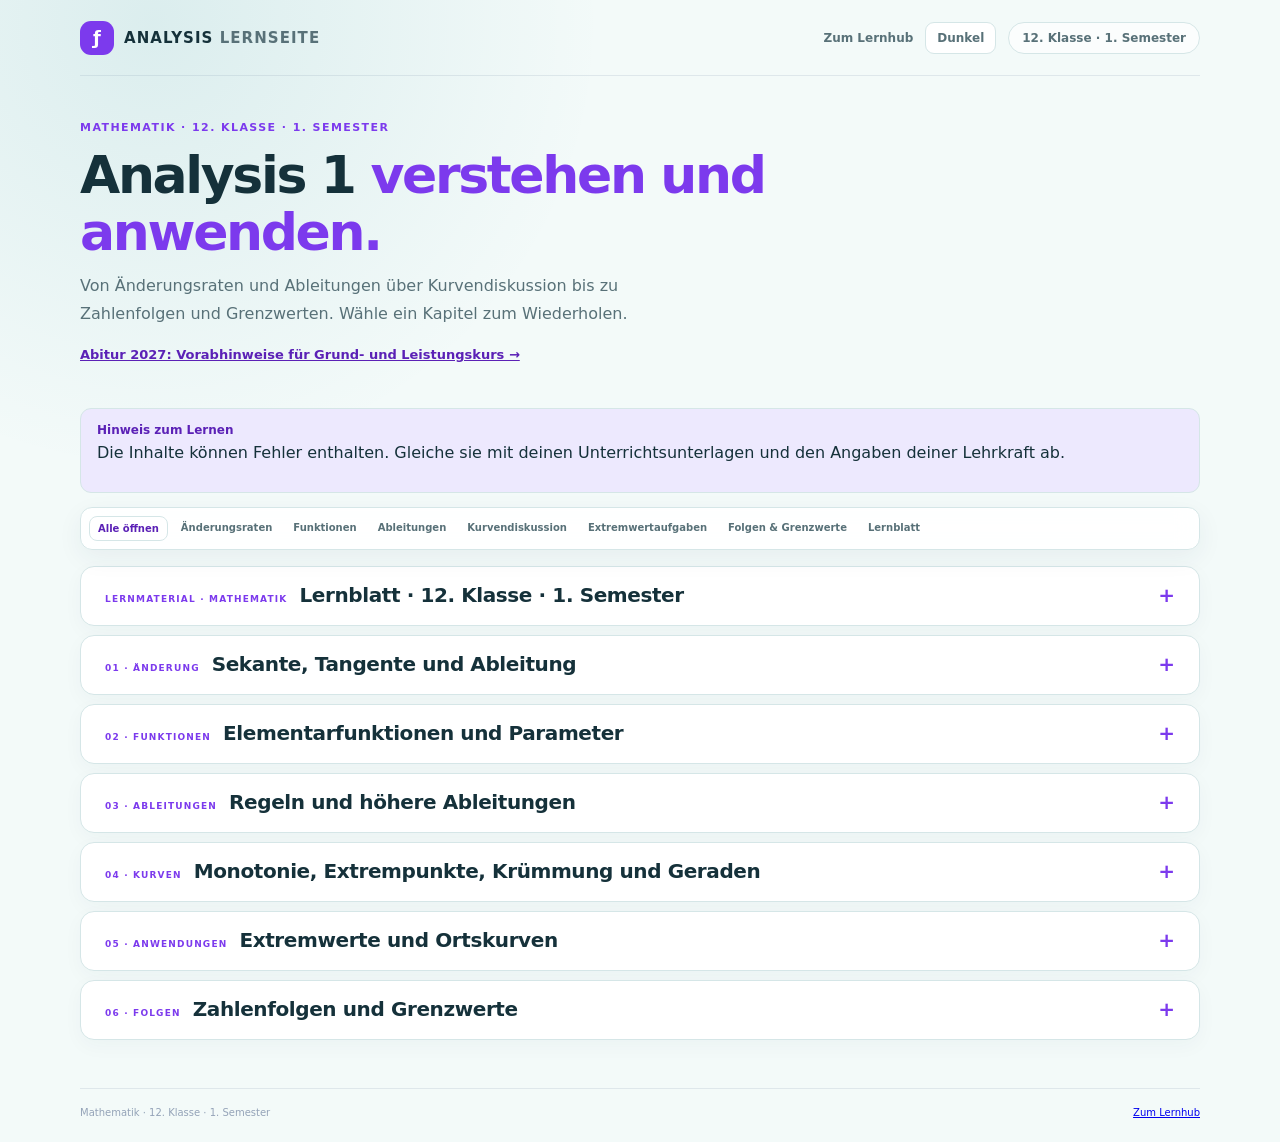
<file: Mathematik-quiz-app/lernseite.html>
<!doctype html>
<html lang="de">
<head>
  <meta charset="utf-8">
  <meta name="viewport" content="width=device-width, initial-scale=1">
  <meta name="theme-color" content="#f4f7fb">
  <title>Mathematik · 12. Klasse · 1. Semester</title>
  <link rel="stylesheet" href="../style.css">
  <link rel="stylesheet" href="../learn.css">
  <link rel="stylesheet" href="../vendor/temml/Temml-Local.css">
  <script src="../theme.js" defer></script>
  <script src="../vendor/temml/temml.min.js" defer></script>
  <script src="../math-render.js" defer></script>
  <script src="../learn-page.js" defer></script>
</head>
<body class="theme-mathe">
  <div class="page-shell">
    <header class="topbar">
      <a class="brand" href="../index.html" aria-label="Zurück zum Lernhub"><span class="brand-mark">ƒ</span><span>ANALYSIS <span class="brand-light">LERNSEITE</span></span></a>
      <div class="topbar-actions">
        <a class="header-link" href="../index.html">Zum Lernhub</a>
        <button id="themeToggle" class="theme-toggle" type="button" aria-label="Darstellung wechseln">Dunkel</button>
        <span class="course-tag">12. Klasse · 1. Semester</span>
      </div>
    </header>
    <main class="learn-layout">
      <header class="learn-hero">
        <p class="eyebrow">Mathematik · 12. Klasse · 1. Semester</p>
        <h1>Analysis 1 <span>verstehen und anwenden.</span></h1>
        <p class="intro">Von Änderungsraten und Ableitungen über Kurvendiskussion bis zu Zahlenfolgen und Grenzwerten. Wähle ein Kapitel zum Wiederholen.</p>
        <a class="learn-pdf-link" href="../index.html#mathe-vorabhinweise">Abitur 2027: Vorabhinweise für Grund- und Leistungskurs →</a>
      </header>
      <aside class="learn-callout">
        <strong>Hinweis zum Lernen</strong>
        <p>Die Inhalte können Fehler enthalten. Gleiche sie mit deinen Unterrichtsunterlagen und den Angaben deiner Lehrkraft ab.</p>
      </aside>
      <nav class="learn-nav" aria-label="Kapitelübersicht">
        <button id="toggleAllChapters" class="learn-nav-toggle" type="button">Alle öffnen</button>
        <a href="#aenderung">Änderungsraten</a>
        <a href="#funktionen">Funktionen</a>
        <a href="#ableitung">Ableitungen</a>
        <a href="#kurven">Kurvendiskussion</a>
        <a href="#anwendung">Extremwertaufgaben</a>
        <a href="#folgen">Folgen &amp; Grenzwerte</a>
        <a href="#lernblatt">Lernblatt</a>
      </nav>
      <article class="learn-content">

        <details id="lernblatt" class="learn-section">
          <summary><span class="eyebrow">Lernmaterial · Mathematik</span><span class="learn-section-title">Lernblatt · 12. Klasse · 1. Semester</span></summary>
          <p>Das vorhandene Lernblatt zu Änderungsraten, Ableitungen und Monotonie direkt ansehen oder separat öffnen.</p>
          <a class="learn-pdf-link" href="../Mathematik%20Klausur%2012-1.pdf" target="_blank" rel="noopener">Lernblatt als PDF öffnen ↗</a>
          <iframe class="learn-pdf" src="../Mathematik%20Klausur%2012-1.pdf" title="Mathematik-Lernblatt, 12. Klasse, 1. Semester" loading="lazy"></iframe>
          <p>Wird die Vorschau nicht angezeigt, öffne das Lernblatt über den Link.</p>
        </details>
        
        <details id="aenderung" class="learn-section">
          <summary><span class="eyebrow">01 · Änderung</span><span class="learn-section-title">Sekante, Tangente und Ableitung</span></summary>
          <p>Die <strong>mittlere Änderungsrate</strong> beschreibt die durchschnittliche Veränderung zwischen zwei verschiedenen Stellen. Geometrisch ist sie die Steigung der Sekante durch beide Punkte.</p>
          <div class="formula-card"><strong>Mittlere und lokale Änderungsrate</strong>
            <span class="math-formula">\(m_{\text{mittel}}=\frac{f(x_2)-f(x_1)}{x_2-x_1},\quad x_2\ne x_1\)</span>
            <span class="math-formula">\(f'(x_0)=\lim_{h\to0}\frac{f(x_0+h)-f(x_0)}{h}\)</span>
            <span>Für den Differenzenquotienten gilt \(h\ne0\). Sein Grenzwert ist die Tangentensteigung und lokale Änderungsrate.</span>
          </div>
          <h3>Musterlösung: Ableitung aus dem Grenzwert</h3>
          <p>Wir bestimmen die Ableitung von \(f(x)=x^2\) an \(x_0=2\) mit dem Grenzwert. Zuerst setzen wir in den Differenzenquotienten ein: \(\frac{f(2+h)-f(2)}{h}=\frac{(2+h)^2-4}{h}\), wobei \(h\ne0\) gilt. Dann entwickeln wir das Quadrat: \((2+h)^2=4+4h+h^2\). Nach dem Einsetzen und Kürzen von \(h\) erhalten wir \(\frac{4h+h^2}{h}=4+h\). Erst jetzt lassen wir \(h\) gegen null gehen: \(f'(2)=\lim_{h\to0}(4+h)=4\).</p>
          <div class="learn-callout"><strong>Typische Falle</strong><p>\(h\) darf im ursprünglichen Bruch nicht null sein. Erst den Ausdruck für \(h\ne0\) vereinfachen und danach den Grenzwert betrachten. Bei \((a+b)^2\) den Mittelterm \(2ab\) nicht vergessen.</p></div>
          <h3>Deutung in Sachaufgaben</h3>
          <p>Weg \(s\) in Metern und Zeit \(t\) in Sekunden: \(\frac{s(t_2)-s(t_1)}{t_2-t_1}\) ist die mittlere Geschwindigkeit in \(\mathrm{m/s}\); \(s'(t_0)\) ist die momentane Geschwindigkeit. Für Kosten \(K(x)\) in Euro und Menge \(x\) in Stück beschreibt \(K'(x)\) die lokale Kostenänderung in Euro pro Stück. Temperatur- oder Höhenänderungen werden genauso mit passenden Einheiten interpretiert.</p>
          <p><strong>Tipp:</strong> Schreibe die Einheit immer als Einheit des Funktionswerts pro Einheit der Eingabe. Achte auf das Vorzeichen und auf den betrachteten Zeitraum.</p>
          <h3>Durchschnitt und Momentaufnahme unterscheiden</h3>
          <p>Die mittlere Änderungsrate fasst das gesamte Intervall in einer einzigen Zahl zusammen. Sie vergleicht nur Anfangs- und Endwert: Ein zwischendurch erfolgter Anstieg und ein anschließender Rückgang können sich gegenseitig ausgleichen. Eine momentane Änderungsrate beschreibt dagegen, wie sich die Größe direkt an einer bestimmten Stelle verändert. Dafür reicht es nicht, nur zwei weit auseinanderliegende Messwerte zu vergleichen.</p>
          <p><strong>Temperaturbeispiel:</strong> Steigt die Temperatur von \(12\,^\circ\mathrm C\) um 2 Uhr auf \(18\,^\circ\mathrm C\) um 6 Uhr, beträgt die mittlere Änderungsrate \(\frac{18-12}{6-2}=1{,}5\,^\circ\mathrm C\) pro Stunde. Das bedeutet nicht, dass die Temperatur in jeder einzelnen Stunde genau um \(1{,}5\,^\circ\mathrm C\) gestiegen ist.</p>
          <p><strong>Kosten deuten:</strong> Ist die mittlere Änderungsrate zwischen 50 und 70 Stück \(3\) Euro pro Stück, steigen die Kosten über diese 20 Stück insgesamt um \(20\cdot3=60\) Euro. Der Wert \(K'(50)\) beschreibt dagegen die lokale Kostenänderung bei 50 Stück; er kann die zusätzlichen Kosten für ein weiteres Stück in der Nähe dieser Menge näherungsweise beschreiben, muss aber nicht exakt \(K(51)-K(50)\) sein.</p>
        </details>

        <details id="funktionen" class="learn-section">
          <summary><span class="eyebrow">02 · Funktionen</span><span class="learn-section-title">Elementarfunktionen und Parameter</span></summary>
          <div class="table-wrap"><table>
            <thead><tr><th>Typ</th><th>Beispiel und Eigenschaften</th></tr></thead>
            <tbody>
              <tr><th>Linear / quadratisch</th><td>\(mx+b\): Gerade mit konstanter Steigung \(m\). \(ax^2+bx+c\): Parabel für \(a\ne0\).</td></tr>
              <tr><th>Potenz / Wurzel</th><td>\(x^n\); \(\sqrt{x}=x^{1/2}\) ist reell für \(x\ge0\) definiert. Bei negativen Exponenten ist \(x=0\) ausgeschlossen.</td></tr>
              <tr><th>Exponential</th><td>\(a^x\) für \(a>0\); bei \(a>1\) wachsend, bei \(0&lt;a&lt;1\) fallend. \(e^x\) ist stets positiv.</td></tr>
              <tr><th>Logarithmus</th><td>\(\ln x\) ist für \(x>0\) definiert und die Umkehrfunktion von \(e^x\).</td></tr>
              <tr><th>Trigonometrisch</th><td>\(\sin x\) und \(\cos x\) sind periodisch mit Periode \(2\pi\); Ableitungen gelten im Bogenmaß.</td></tr>
            </tbody>
          </table></div>
          <div class="formula-card"><strong>Transformation</strong><span class="math-formula">\(f(x)=a\,g\bigl(b(x-c)\bigr)+d\)</span><span>Für \(b\ne0\) wird ein Punkt \((u\mid v)\) von \(g\) zu \(\left(c+\frac{u}{b}\,\middle|\,av+d\right)\).</span></div>
          <p><strong>\(a\):</strong> vertikale Streckung/Stauchung mit \(|a|\), bei \(a&lt;0\) Spiegelung an der \(x\)-Achse. <strong>\(b\):</strong> horizontaler Faktor \(1/|b|\), bei \(b&lt;0\) zusätzlich Spiegelung in der horizontalen Richtung. <strong>\(c\):</strong> Verschiebung um \(c\) nach rechts; <strong>\(d\):</strong> um \(d\) nach oben. Der verschobene Ursprung \((c\mid d)\) dient als Hilfskoordinatensystem.</p>
          <p><strong>Musterlösung:</strong> \(g(x)=x^2\), \(f(x)=-2\bigl(3(x-1)\bigr)^2+4\). Der Scheitel \((0\mid0)\) wird zunächst um \(1\) nach rechts und \(4\) nach oben verschoben, also nach \((1\mid4)\). Der Faktor \(-2\) spiegelt die \(y\)-Werte an der \(x\)-Achse und verdoppelt sie; der innere Faktor \(3\) staucht den Graphen horizontal auf ein Drittel.</p>
          <div class="learn-callout"><strong>Typische Falle</strong><p>Im Argument wirkt der Faktor \(b\) reziprok: \(g(2x)\) ist horizontal gestaucht, nicht gestreckt. Die Definitionsmenge muss nach einer Transformation erneut geprüft werden.</p></div>
          <h3>Einen Punkt durch die Transformation verfolgen</h3>
          <p>Ein Punkt auf dem ursprünglichen Graphen hilft, die Wirkungen nicht nur auswendig zu lernen. Liegt \((2\mid4)\) auf \(g\) und ist \(f(x)=-2g(3(x-1))+4\), muss zunächst das neue Argument wieder \(2\) ergeben: Aus \(3(x-1)=2\) folgt \(x=\frac53\). Den alten y-Wert \(4\) verändern wir mit dem äußeren Faktor und der Verschiebung zu \(-2\cdot4+4=-4\). Der zugehörige Punkt ist also \(\left(\frac53\mid-4\right)\).</p>
          <p>Das Hilfskoordinatensystem verschiebt den Bezugspunkt nach \((c\mid d)\). Für die eigentlichen Koordinaten im ursprünglichen System müssen die Verschiebungen trotzdem wieder berücksichtigt werden. Einsetzen des gefundenen Punktes in die Funktionsgleichung ist eine gute Kontrolle.</p>
        </details>

        <details id="ableitung" class="learn-section">
          <summary><span class="eyebrow">03 · Ableitungen</span><span class="learn-section-title">Regeln und höhere Ableitungen</span></summary>
          <div class="table-wrap"><table>
            <thead><tr><th>Regel</th><th>Ableitung</th></tr></thead>
            <tbody>
              <tr><th>Konstante / Potenz</th><td>\((c)'=0\); \((x^n)'=nx^{n-1}\) auf dem jeweiligen Definitionsbereich.</td></tr>
              <tr><th>Faktor / Summe</th><td>\((cu)'=cu'\); \((u\pm v)'=u'\pm v'\).</td></tr>
              <tr><th>Produkt</th><td>\((uv)'=u'v+uv'\).</td></tr>
              <tr><th>Quotient</th><td>\(\left(\frac{u}{v}\right)'=\frac{u'v-uv'}{v^2}\), wobei \(v\ne0\).</td></tr>
              <tr><th>Kette</th><td>\(\bigl(u(v(x))\bigr)'=u'(v(x))\,v'(x)\).</td></tr>
              <tr><th>Weitere</th><td>\((e^x)'=e^x\); \((a^x)'=a^x\ln a\) für \(a>0\); \((\ln x)'=\frac1x\) für \(x>0\); \((\sin x)'=\cos x\); \((\cos x)'=-\sin x\).</td></tr>
            </tbody>
          </table></div>
          <p>Wurzeln und Brüche zunächst als Potenzen schreiben: \(\sqrt{x}=x^{1/2}\), \(\frac1{x^2}=x^{-2}\). Daraus folgen für \(x>0\): \((\sqrt{x})'=\frac1{2\sqrt{x}}\), und für \(x\ne0\): \(\left(\frac1{x^2}\right)'=-\frac2{x^3}\). Die Randstelle \(x=0\) muss separat betrachtet werden.</p>
          <h3>Musterlösungen</h3>
          <p><strong>Kettenregel:</strong> Setze \(u=3x+1\), dann ist \(f(x)=u^4\). Außenableitung: \(4u^3\); Innenableitung: \(u'=3\). Multiplizieren ergibt \(f'(x)=4(3x+1)^3\cdot3=12(3x+1)^3\).</p>
          <p><strong>Produktregel:</strong> Für \(f(x)=xe^x\) wählen wir \(u=x\), \(v=e^x\). Dann \(u'=1\), \(v'=e^x\) und \(f'=u'v+uv'=e^x+xe^x=(1+x)e^x\). Für \(f(x)=x^4\) ergibt das schrittweise \(f'(x)=4x^3\), \(f''(x)=12x^2\) und \(f'''(x)=24x\).</p>
          <h3>Welche Regel nehme ich zuerst?</h3>
          <p>Schau auf die äußerste Rechenoperation: Bei einer Summe leitest du die Summanden einzeln ab; bei einem Produkt zweier veränderlicher Faktoren verwendest du die Produktregel. Steckt eine Funktion in einer anderen, brauchst du die Kettenregel. Mehrere Regeln können gleichzeitig nötig sein: Bei \(x^2e^{3x}\) wird das Produkt abgeleitet und beim Faktor \(e^{3x}\) zusätzlich die innere Ableitung \(3\) berücksichtigt.</p>
          <p><strong>Bruch aus dem Lernblatt:</strong> Für \(f(x)=\frac{3x^2+5}{x}\) mit \(x\ne0\) ist Umformen besonders hilfreich: \(f(x)=3x+5x^{-1}\). Daraus folgt \(f'(x)=3-5x^{-2}=3-\frac5{x^2}\). Noch einmal ableiten ergibt \(f''(x)=10x^{-3}=\frac{10}{x^3}\). Die Einschränkung \(x\ne0\) bleibt auch nach dem Umformen bestehen.</p>
          <p><strong>Binomische Formeln verstehen:</strong> Beim Ausmultiplizieren entstehen auch gemischte Produkte: \((a+b)^2=a^2+2ab+b^2\) und \((a-b)^2=a^2-2ab+b^2\). Bei \((2+h)^2\) ist der mittlere Term also \(4h\), nicht nur \(h\) oder null. Ausmultiplizieren kann die Rechnung erleichtern; bei einer zusammengesetzten Potenz ist die Kettenregel oft kürzer.</p>
          <div class="learn-callout"><strong>Typische Falle</strong><p>Bei Produkt und Quotient nicht einfach beide Faktoren getrennt ableiten und multiplizieren bzw. dividieren. Bei verketteten Funktionen die innere Ableitung nicht vergessen.</p></div>
        </details>

        <details id="kurven" class="learn-section">
          <summary><span class="eyebrow">04 · Kurven</span><span class="learn-section-title">Monotonie, Extrempunkte, Krümmung und Geraden</span></summary>
          <p>Eine Kurvendiskussion beginnt mit Definitionsbereich und gegebenenfalls Symmetrie, Achsenschnitten und Grenzverhalten. Danach \(f'\) und \(f''\) bestimmen, kritische Stellen berechnen und Vorzeichen auf Intervallen untersuchen.</p>
          <div class="table-wrap"><table>
            <thead><tr><th>Kriterium</th><th>Deutung</th></tr></thead>
            <tbody>
              <tr><th>\(f'>0\) / \(f'&lt;0\)</th><td>Streng steigend / streng fallend auf dem betrachteten Intervall.</td></tr>
              <tr><th>\(f'(x_0)=0\)</th><td>Notwendig für einen inneren Extrempunkt einer differenzierbaren Funktion; allein nicht hinreichend.</td></tr>
              <tr><th>\(f''(x_0)>0\) / \(&lt;0\)</th><td>Bei \(f'(x_0)=0\) hinreichend für lokales Minimum / Maximum. Bei \(f''(x_0)=0\) Vorzeichenwechsel von \(f'\) prüfen.</td></tr>
              <tr><th>\(f''>0\) / \(f''&lt;0\)</th><td>Linksgekrümmt (konvex) / rechtsgekrümmt (konkav). Ein Wendepunkt erfordert einen Krümmungswechsel.</td></tr>
            </tbody>
          </table></div>
          <p><strong>Monotonieschema:</strong> Kritische Stellen auf dem Zahlenstrahl markieren und in jedem Intervall das Vorzeichen von \(f'\) prüfen. Wechsel \(+\to-\): Hochpunkt; \(-\to+\): Tiefpunkt. Randstellen und nicht differenzierbare Stellen gegebenenfalls gesondert untersuchen.</p>
          <p><strong>Musterlösung in Schritten:</strong> Für \(f(x)=x^3-3x\) gilt zunächst \(f'(x)=3x^2-3=3(x-1)(x+1)\). Die kritischen Stellen sind daher \(x=-1\) und \(x=1\). Das Vorzeichen von \(f'\) ist auf \((-\infty,-1)\), \((-1,1)\), \((1,\infty)\) der Reihe nach \(+\), \(-\), \(+\). Somit liegt bei \(x=-1\) ein Hochpunkt und bei \(x=1\) ein Tiefpunkt. Einsetzen in \(f\) liefert \(H(-1\mid2)\) und \(T(1\mid-2)\). Schließlich ist \(f''(x)=6x\); der Vorzeichenwechsel bei \(x=0\) zeigt den Wendepunkt \(W(0\mid0)\).</p>
          <p><strong>Warum helfen Testwerte?</strong> Zwischen zwei benachbarten kritischen Stellen prüfen wir das Vorzeichen von \(f'\) an einer leicht einsetzbaren Stelle, zum Beispiel bei \(x=0\) zwischen \(-1\) und \(1\). Dort ist \(f'(0)=-3\), also fällt der Graph in diesem Intervall. Bei diesem Polynom kann das Vorzeichen innerhalb des Intervalls nicht wechseln, ohne dass \(f'\) dort eine weitere Nullstelle hätte. Bei anderen Funktionen müssen auch Definitionslücken und nicht differenzierbare Stellen beachtet werden.</p>
          <p>Die erste und die zweite Ableitung beantworten verschiedene Fragen: \(f'\) beschreibt die Steigung des Graphen; \(f''\) beschreibt, wie sich diese Steigung verändert. Eine negative zweite Ableitung bedeutet deshalb nicht automatisch, dass die Funktion fällt: Sie kann noch steigen, während ihre positive Steigung kleiner wird.</p>
          <div class="formula-card"><strong>Tangente und Normale in \(P(x_0\mid f(x_0))\)</strong><span class="math-formula">\(t(x)=f'(x_0)(x-x_0)+f(x_0)\)</span><span class="math-formula">\(m_n=-\frac1{f'(x_0)},\quad n(x)=m_n(x-x_0)+f(x_0)\)</span><span>Die Normalenformel gilt nur für \(f'(x_0)\ne0\). Bei waagerechter Tangente ist die Normale die vertikale Gerade \(x=x_0\).</span></div>
          <p><strong>Beispiel:</strong> \(f(x)=x^2\) bei \(x_0=1\): \(P(1\mid1)\), \(m_t=f'(1)=2\). Die Tangente ist \(t(x)=2(x-1)+1=2x-1\). Die Normalensteigung beträgt \(m_n=-\frac12\), also \(n(x)=-\frac12(x-1)+1\).</p>
          <div class="learn-callout"><strong>Typische Falle</strong><p>\(f''(x_0)=0\) allein beweist keinen Wendepunkt: Bei \(f(x)=x^4\) wechselt \(f''(x)=12x^2\) an \(x=0\) nicht das Vorzeichen.</p></div>
        </details>

        <details id="anwendung" class="learn-section">
          <summary><span class="eyebrow">05 · Anwendungen</span><span class="learn-section-title">Extremwerte und Ortskurven</span></summary>
          <p><strong>Vorgehen:</strong> Skizze und Größen festlegen; Zielfunktion und Nebenbedingung aufstellen; Nebenbedingung einsetzen; zulässigen Bereich bestimmen; Ableitung null setzen und innere Kandidaten sowie zulässige Randwerte vergleichen; Ergebnis mit Einheit deuten.</p>
          <h3>Musterlösung: Zaun und Rechteck</h3>
          <p>Ein Rechteck hat Umfang \(20\,\mathrm m\). Mit Seiten \(x\) und \(y\) gilt \(2x+2y=20\), also \(y=10-x\). Damit wird die Fläche zur Zielfunktion \(A(x)=x(10-x)\) mit \(0\le x\le10\). Ableiten ergibt \(A'(x)=10-2x\). Aus \(A'(x)=0\) folgt \(x=5\), und somit auch \(y=5\). Da \(A''(x)=-2&lt;0\), ist dies ein Maximum. An den Randwerten \(x=0\) und \(x=10\) ist die Fläche null. Die maximale Fläche beträgt \(5\cdot5=25\,\mathrm m^2\).</p>
          <h3>Weitere Modelle</h3>
          <ul>
            <li><strong>Offene Kiste:</strong> Aus einem Quadrat der Seite \(10\) werden Ecken der Seite \(x\) entfernt: \(V(x)=x(10-2x)^2\), für positive Abmessungen \(0&lt;x&lt;5\).</li>
            <li><strong>Geschlossene Dose:</strong> \(V=\pi r^2h\) und Oberfläche \(O=2\pi r^2+2\pi rh\). Für festes \(V\) ist \(h=\frac{V}{\pi r^2}\), \(r>0\); diese Nebenbedingung in \(O\) einsetzen.</li>
            <li><strong>Rechteck unter einer Kurve:</strong> Bei \(y=4-x^2\), einer Grundseite auf der \(x\)-Achse und symmetrischen oberen Ecken \((\pm x\mid4-x^2)\) ist \(A(x)=2x(4-x^2)\) für \(0\le x\le2\).</li>
          </ul>
          <p><strong>Kiste vollständig lösen:</strong> Für \(V(x)=x(10-2x)^2\) im Bereich \(0&lt;x&lt;5\) liefert die Produktregel \(V'(x)=(10-2x)(10-6x)\). Der Faktor \(10-6x\) wird bei \(x=\frac53\) null; \(x=5\) liegt am Rand und ergibt keinen Boden. Vor \(\frac53\) ist \(V'\) positiv, danach bis \(5\) negativ. Die Kiste hat deshalb bei \(x=\frac53\) ihr größtes Volumen, nämlich \(V\!\left(\frac53\right)=\frac{2000}{27}\) Kubikeinheiten.</p>
          <h3>Ortskurven</h3>
          <p>Bei einer Funktionenschar \(f_t\) werden beispielsweise die Extrempunkte \(E(t)=(x(t)\mid y(t))\) ermittelt. Löse \(x(t)\) nach \(t\) auf und setze das Ergebnis in \(y(t)\) ein. Beachte Einschränkungen des Parameters und der erhaltenen \(x\)-Werte.</p>
          <p><strong>Beispiel:</strong> \(f_t(x)=(x-t)^2+t\) hat wegen \(f'_t(x)=2(x-t)=0\) bei \(x=t\) einen Tiefpunkt. Einsetzen ergibt \(E(t)=(t\mid t)\). Aus der ersten Koordinate folgt \(t=x\); eingesetzt in die zweite erhält man als Ortskurve \(y=x\).</p>
          <div class="learn-callout"><strong>Typische Falle</strong><p>Die Ableitungsnullstelle ist nur ein Kandidat. Sachbereich, Randwerte und Art des Extremums entscheiden über die Lösung.</p></div>
        </details>

        <details id="folgen" class="learn-section">
          <summary><span class="eyebrow">06 · Folgen</span><span class="learn-section-title">Zahlenfolgen und Grenzwerte</span></summary>
          <p>Eine Folge ordnet jedem natürlichen Index n einen Wert a<sub>n</sub> zu. Eine <strong>explizite</strong> Vorschrift berechnet a<sub>n</sub> direkt; eine <strong>rekursive</strong> verwendet vorherige Glieder und benötigt ausreichende Anfangswerte.</p>
          <div class="formula-card"><strong>Ab Index 1</strong><span class="math-formula">\(\text{Arithmetisch: }a_n=a_1+(n-1)d,\quad a_{n+1}=a_n+d\)</span><span class="math-formula">\(\text{Geometrisch: }a_n=a_1q^{n-1},\quad a_{n+1}=q\,a_n\)</span></div>
          <p><strong>Beispiele:</strong> Bei einer arithmetischen Folge mit \(a_1=2\) und \(d=3\) liegen zwischen dem ersten und fünften Glied vier Schritte: \(a_5=2+(5-1)\cdot3=14\). Bei \(a_1=3\), \(q=2\) wird \(a_4=3\cdot2^{4-1}=24\).</p>
          <p>Bei einer arithmetischen Folge ist die Differenz benachbarter Glieder immer gleich; bei einer geometrischen Folge wird jeweils mit demselben Faktor multipliziert. Beispielsweise entstehen aus dem Startwert \(2\) und der Differenz \(3\) die Glieder \(2,5,8,11,\ldots\). Der Index zählt die Position, nicht die Anzahl der bereits ausgeführten Schritte: Vom ersten zum vierten Glied sind es drei Schritte.</p>
          <h3>Monotonie und Beschränktheit</h3>
          <p>\(a_{n+1}-a_n>0\) für alle \(n\) bedeutet streng steigend, \(a_{n+1}-a_n&lt;0\) streng fallend. Der Quotient \(\frac{a_{n+1}}{a_n}\) kann bei positiven Gliedern entsprechend mit \(1\) verglichen werden; bei null oder negativen Gliedern ist Vorsicht nötig. Eine obere Schranke \(S\) erfüllt \(a_n\le S\) für alle \(n\); eine untere Schranke \(s\) erfüllt \(a_n\ge s\).</p>
          <p><strong>Beispiel aus dem Lernblatt:</strong> Für \(a_n=\frac{n+1}{n+2}\) mit \(n\ge1\) ist \(a_{n+1}=\frac{n+2}{n+3}\). Auf einen gemeinsamen Nenner gebracht ergibt die Differenz \(a_{n+1}-a_n=\frac1{(n+2)(n+3)}>0\). Die Folge steigt also streng. In der Form \(a_n=1-\frac1{n+2}\) sieht man außerdem: Alle Glieder liegen unter \(1\), und sie nähern sich \(1\) an.</p>
          <h3>Konvergenz und ε-Umgebung</h3>
          <p>\(a_n\) konvergiert gegen \(L\), wenn zu jedem \(\varepsilon>0\) ein \(N\) existiert, sodass für alle \(n\ge N\) gilt: \(|a_n-L|&lt;\varepsilon\). Ab \(N\) liegen also alle Glieder in \((L-\varepsilon,L+\varepsilon)\). Zum Beispiel gilt \(\frac1n\to0\). Die Folge \((-1)^n\) divergiert trotz Beschränktheit: Die geraden Glieder sind \(1\), die ungeraden \(-1\). Für \(|q|&lt;1\) gilt \(a_1q^{n-1}\to0\).</p>
          <p>Die ε-Umgebung ist ein beliebig schmaler Bereich um den vermuteten Grenzwert. Bei \(\frac1n\) und \(\varepsilon=0{,}1\) liegen beispielsweise ab \(n=11\) alle weiteren Glieder weniger als \(0{,}1\) von null entfernt. Für eine kleinere Umgebung kann ein größerer Startindex nötig sein. Der Grenzwert muss dabei kein tatsächlich auftretendes Folgenglied sein.</p>
          <h3>Grenzwertsätze und rationale Folgen</h3>
          <p>Konvergente Folgen dürfen gliedweise addiert und multipliziert werden. Für Quotienten muss der Nennergrenzwert ungleich null sein. Bei rationalen Ausdrücken mit \(n\) durch die höchste auftretende Potenz teilen.</p>
          <p><strong>Musterlösung:</strong> Für \(\frac{2n^2+3}{n^2-1}\) teilen wir Zähler und Nenner durch \(n^2\): \(\frac{2n^2+3}{n^2-1}=\frac{2+\frac3{n^2}}{1-\frac1{n^2}}\). Für \(n\to\infty\) gehen beide Brüche \(\frac3{n^2}\) und \(\frac1{n^2}\) gegen null. Daher ist der Grenzwert \(\frac{2+0}{1-0}=2\). Einzelne nicht definierte Indizes müssen ausgeschlossen werden; für den Grenzwert zählt das Verhalten für große \(n\).</p>
          <div class="learn-callout"><strong>Typische Falle</strong><p>Ein Nennergrenzwert von null erlaubt keine direkte Anwendung des Quotientensatzes. Untersuche den Ausdruck gesondert; weder \(\frac00\) noch eine Division durch null ist ein Ergebnis.</p></div>
        </details>

      </article>
    </main>
    <footer class="site-footer"><span>Mathematik · 12. Klasse · 1. Semester</span><a href="../index.html">Zum Lernhub</a></footer>
  </div>
</body>
</html>
</file>
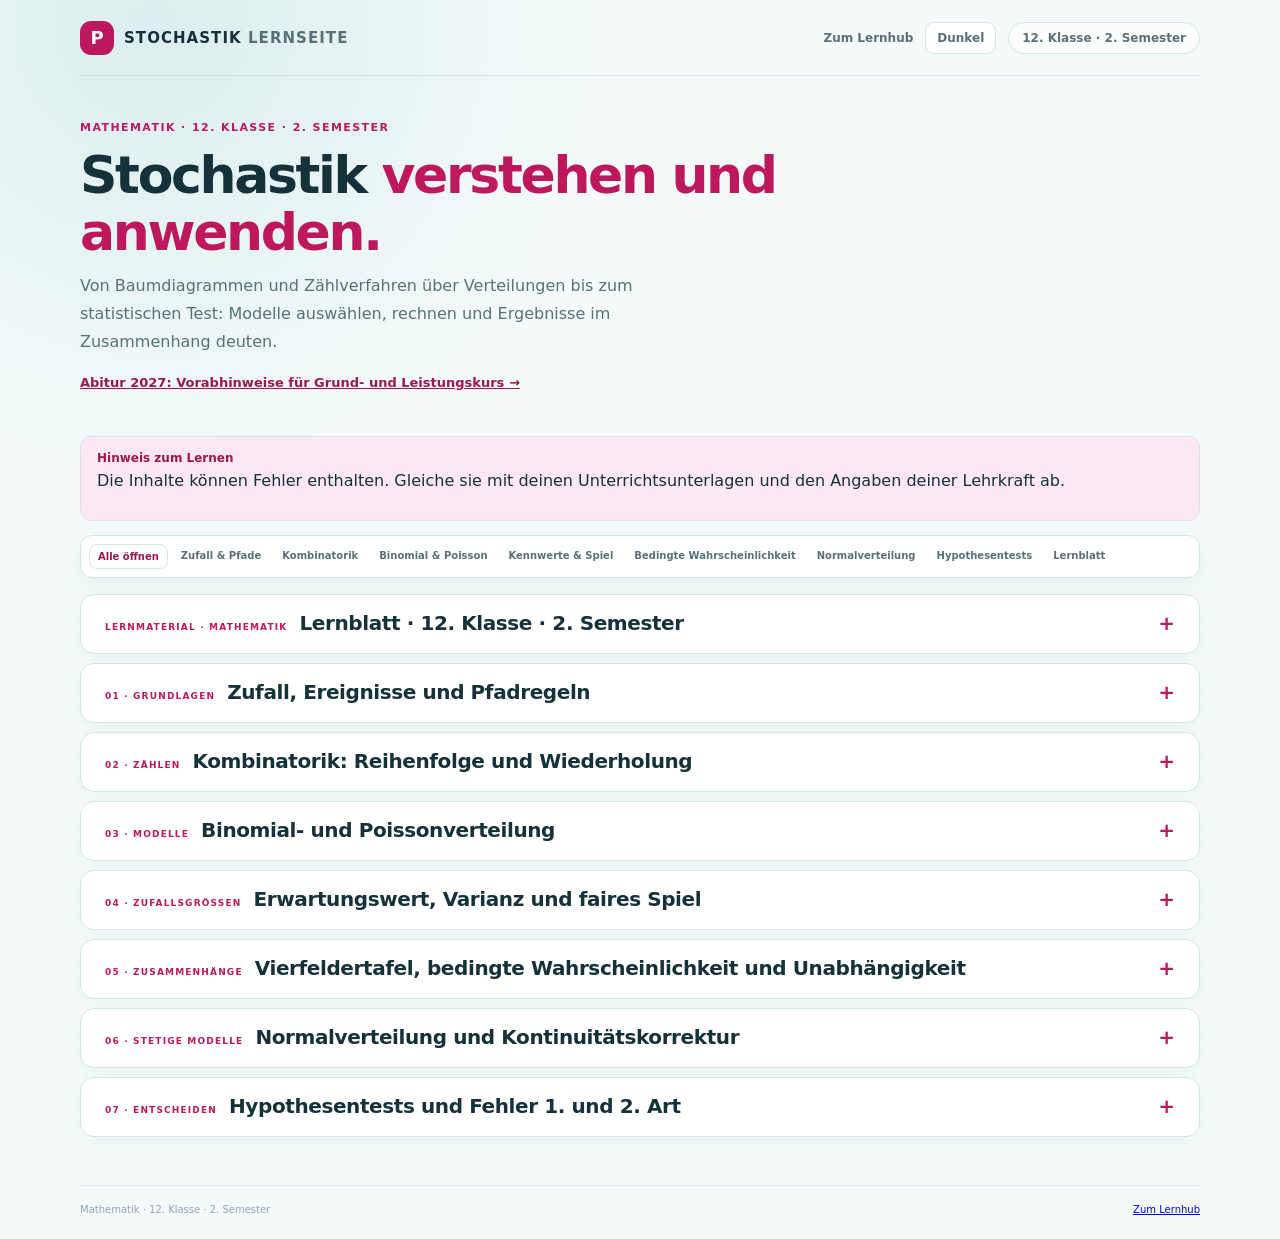
<file: Stochastik-quiz-app/lernseite.html>
<!doctype html>
<html lang="de">
<head>
  <meta charset="utf-8">
  <meta name="viewport" content="width=device-width, initial-scale=1">
  <meta name="theme-color" content="#f4f7fb">
  <title>Mathematik · 12. Klasse · 2. Semester</title>
  <link rel="stylesheet" href="../style.css">
  <link rel="stylesheet" href="../learn.css">
  <link rel="stylesheet" href="../vendor/temml/Temml-Local.css">
  <script src="../theme.js" defer></script>
  <script src="../vendor/temml/temml.min.js" defer></script>
  <script src="../math-render.js" defer></script>
  <script src="../learn-page.js" defer></script>
</head>
<body class="theme-stochastik">
  <div class="page-shell">
    <header class="topbar">
      <a class="brand" href="../index.html" aria-label="Zurück zum Lernhub"><span class="brand-mark">P</span><span>STOCHASTIK <span class="brand-light">LERNSEITE</span></span></a>
      <div class="topbar-actions">
        <a class="header-link" href="../index.html">Zum Lernhub</a>
        <button id="themeToggle" class="theme-toggle" type="button" aria-label="Darstellung wechseln">Dunkel</button>
        <span class="course-tag">12. Klasse · 2. Semester</span>
      </div>
    </header>
    <main class="learn-layout">
      <header class="learn-hero">
        <p class="eyebrow">Mathematik · 12. Klasse · 2. Semester</p>
        <h1>Stochastik <span>verstehen und anwenden.</span></h1>
        <p class="intro">Von Baumdiagrammen und Zählverfahren über Verteilungen bis zum statistischen Test: Modelle auswählen, rechnen und Ergebnisse im Zusammenhang deuten.</p>
        <a class="learn-pdf-link" href="../index.html#mathe-vorabhinweise">Abitur 2027: Vorabhinweise für Grund- und Leistungskurs →</a>
      </header>
      <aside class="learn-callout">
        <strong>Hinweis zum Lernen</strong>
        <p>Die Inhalte können Fehler enthalten. Gleiche sie mit deinen Unterrichtsunterlagen und den Angaben deiner Lehrkraft ab.</p>
      </aside>
      <nav class="learn-nav" aria-label="Kapitelübersicht">
        <button id="toggleAllChapters" class="learn-nav-toggle" type="button">Alle öffnen</button>
        <a href="#zufall">Zufall &amp; Pfade</a>
        <a href="#kombinatorik">Kombinatorik</a>
        <a href="#verteilungen">Binomial &amp; Poisson</a>
        <a href="#kennwerte">Kennwerte &amp; Spiel</a>
        <a href="#bedingt">Bedingte Wahrscheinlichkeit</a>
        <a href="#normalverteilung">Normalverteilung</a>
        <a href="#tests">Hypothesentests</a>
        <a href="#lernblatt">Lernblatt</a>
      </nav>
      <article class="learn-content">
        <details id="lernblatt" class="learn-section">
          <summary><span class="eyebrow">Lernmaterial · Mathematik</span><span class="learn-section-title">Lernblatt · 12. Klasse · 2. Semester</span></summary>
          <p>Das bereitgestellte Stochastik-Lernblatt direkt ansehen oder separat öffnen.</p>
          <a class="learn-pdf-link" href="../Mathematik%20Klausur%2012-2.pdf" target="_blank" rel="noopener">Lernblatt als PDF öffnen ↗</a>
          <iframe class="learn-pdf" src="../Mathematik%20Klausur%2012-2.pdf" title="Mathematik-Lernblatt Stochastik, 12. Klasse" loading="lazy"></iframe>
          <p>Wird die Vorschau nicht angezeigt, öffne das Lernblatt über den Link.</p>
        </details>

        <details id="zufall" class="learn-section">
          <summary><span class="eyebrow">01 · Grundlagen</span><span class="learn-section-title">Zufall, Ereignisse und Pfadregeln</span></summary>
          <p>Ein Zufallsexperiment hat eine Ergebnismenge \(\Omega\). Ein Ereignis \(A\) ist eine Teilmenge davon; \(\overline{A}\) bedeutet „nicht \(A\)“. Nur bei gleich wahrscheinlichen Ergebnissen gilt die Laplace-Regel: \(\displaystyle P(A)=\frac{\text{günstige Ergebnisse}}{\text{mögliche Ergebnisse}}\). Allgemein liegt jede Wahrscheinlichkeit zwischen 0 und 1 und \(P(\Omega)=1\).</p>
          <div class="formula-card"><strong>Rechenregeln</strong>
            <span class="math-formula">\(P(\overline{A})=1-P(A)\)</span>
            <span class="math-formula">\(P(A\cup B)=P(A)+P(B)-P(A\cap B)\)</span>
            <span class="math-formula">\(P(A\cap B)=P(A)\cdot P(B\mid A)\)</span>
            <span>Entlang eines Pfades multiplizieren; Wahrscheinlichkeiten disjunkter passender Pfade addieren. An jedem Knoten ergeben die Zweigwahrscheinlichkeiten zusammen \(1\).</span>
          </div>
          <h3>Beispiel: Ziehen ohne Zurücklegen</h3>
          <p>In einer Urne liegen drei rote und zwei blaue Kugeln. Für Rot, dann Blau rechnest du zuerst \(P(R_1\cap B_2)=\frac{3}{5}\cdot\frac{2}{4}=\frac{3}{10}\). In umgekehrter Reihenfolge gilt \(P(B_1\cap R_2)=\frac{2}{5}\cdot\frac{3}{4}=\frac{3}{10}\). Genau eine rote Kugel kann auf diesen beiden disjunkten Pfaden auftreten, daher addierst du sie: \(\frac{3}{10}+\frac{3}{10}=\frac{3}{5}\).</p>
          <p><strong>Mindestens einmal:</strong> Bei drei unabhängigen Versuchen mit Trefferwahrscheinlichkeit \(p=0{,}2\) ist das Gegenereignis „kein Treffer“ besonders einfach: \(P(\text{mindestens ein Treffer})=1-P(\text{kein Treffer})=1-0{,}8^3=0{,}488\).</p>
          <p><strong>Schrittweise vorgehen:</strong> (1) Beschreibe das gesuchte Ereignis. (2) Zerlege es in Pfade oder nutze das Gegenereignis. (3) Multipliziere entlang jedes Pfades und addiere nur disjunkte passende Pfade.</p>
          <p>Der Ergebnisraum hängt davon ab, was beim Experiment beobachtet wird: Bei zwei Münzwürfen können die Ergebnisse \(\Omega=\{KK,KZ,ZK,ZZ\}\) sein. Das Ereignis „genau einmal Kopf“ enthält dann zwei Ergebnisse, nämlich \(\{KZ,ZK\}\). Bei einer fairen Münze haben alle vier Ergebnisse dieselbe Wahrscheinlichkeit; das Ereignis hat deshalb Wahrscheinlichkeit \(\frac24=\frac12\). Das Gegenereignis ist hier „keinmal oder zweimal Kopf“, nicht einfach „einmal Zahl“.</p>
          <p>Im Baumdiagramm beschreibt jeder vollständige Pfad eine mögliche Abfolge. Die zweite Wahrscheinlichkeit wird unter der Voraussetzung gelesen, dass der erste Zweig bereits eingetreten ist. Ohne Zurücklegen verändert sich dadurch der Inhalt der Urne; mit Zurücklegen ist der Ausgangszustand vor der nächsten Ziehung wiederhergestellt.</p>
          <div class="learn-callout"><strong>Typische Falle</strong><p>Ohne Zurücklegen ändern sich die Zweigwahrscheinlichkeiten. „Oder“ meint in der Mathematik normalerweise auch „beides“; Überschneidungen werden beim Addieren einmal abgezogen.</p></div>
        </details>

        <details id="kombinatorik" class="learn-section">
          <summary><span class="eyebrow">02 · Zählen</span><span class="learn-section-title">Kombinatorik: Reihenfolge und Wiederholung</span></summary>
          <p>Vor dem Rechnen zwei Fragen klären: Spielt die Reihenfolge eine Rolle? Darf dasselbe Objekt mehrfach gewählt werden? Für \(n\) unterscheidbare Objekte und \(k\) Plätze gilt:</p>
          <div class="table-wrap"><table><thead><tr><th></th><th>Mit Wiederholung</th><th>Ohne Wiederholung</th></tr></thead><tbody>
            <tr><th>Reihenfolge wichtig</th><td><span class="math-formula">\(n^k\)</span></td><td><span class="math-formula">\(\frac{n!}{(n-k)!},\quad k\le n\)</span></td></tr>
            <tr><th>Reihenfolge unwichtig</th><td><span class="math-formula">\(\binom{n+k-1}{k},\quad n\ge1\)</span></td><td><span class="math-formula">\(\binom{n}{k}=\frac{n!}{k!(n-k)!},\quad k\le n\)</span></td></tr>
          </tbody></table></div>
          <p>Die Fakultät ist \(n!=n\cdot(n-1)\cdot\ldots\cdot1\), und \(0!=1\). Eine Anordnung aller \(n\) verschiedenen Objekte heißt Permutation und hat \(n!\) Möglichkeiten. Bei gleichen Objekten mit Häufigkeiten \(n_1,n_2,\ldots\) teilt man durch \(n_1!\cdot n_2!\cdot\ldots\).</p>
          <p><strong>Schrittweise auswählen:</strong> Drei verschiedene Ämter aus fünf Personen besetzen: Die Ämter sind unterscheidbar, deshalb zählt die Reihenfolge; \(5\cdot4\cdot3=60\). Ein Dreierteam aus fünf Personen wählen: Die Reihenfolge zählt nicht, also \(\binom{5}{3}=\frac{5!}{3!\,2!}=10\). Zwei Eissorten aus drei Sorten mit Wiederholung und ohne Reihenfolge: \(\binom{3+2-1}{2}=\binom{4}{2}=6\).</p>
          <p><strong>Urne und Lotto:</strong> Bei sechs Ziehungen ohne Zurücklegen aus 49 nummerierten Kugeln sind ohne Beachtung der Reihenfolge \(\binom{49}{6}=13\,983\,816\) Auswahlen möglich. Bei fairer Ziehung hat eine bestimmte Sechserauswahl daher die Wahrscheinlichkeit \(\frac{1}{\binom{49}{6}}=\frac{1}{13\,983\,816}\).</p>
          <p>Die Division durch \(3!\) beim Dreierteam erklärt, woher der Binomialkoeffizient kommt: Zunächst zählt \(5\cdot4\cdot3=60\) dieselbe Gruppe in sechs Reihenfolgen, etwa ABC, ACB und BAC. Da alle sechs dieselbe Auswahl beschreiben, bleiben \(60:6=10\) Teams. Sind die Plätze dagegen verschiedene Ämter, beschreiben diese Reihenfolgen unterschiedliche Besetzungen und dürfen nicht zusammengefasst werden.</p>
          <div class="learn-callout"><strong>Typische Falle</strong><p>Das Team {A, B, C} ist nicht sechsmal verschieden. Zählformeln zählen Möglichkeiten; zur Wahrscheinlichkeit wird erst bei gleich wahrscheinlichen Ergebnissen durch die Gesamtzahl geteilt.</p></div>
        </details>

        <details id="verteilungen" class="learn-section">
          <summary><span class="eyebrow">03 · Modelle</span><span class="learn-section-title">Binomial- und Poissonverteilung</span></summary>
          <p>Eine Bernoulli-Kette besteht aus \(n\) unabhängigen Versuchen mit je zwei Ausgängen und konstantem Trefferanteil \(p\). \(X\) zählt Treffer. Dann gilt \(X\sim B(n;p)\), für \(k=0,\ldots,n\):</p>
          <div class="formula-card"><strong>Binomialverteilung</strong>
            <span class="math-formula">\(P(X=k)=\binom{n}{k}p^k(1-p)^{n-k}\)</span>
            <span class="math-formula">\(P(X\le2)=P(X=0)+P(X=1)+P(X=2)\)</span>
            <span>Für größere Grenzen wird die Addition bis \(P(X=k)\) fortgesetzt. Bei der kumulierten Verteilungsfunktion \(F(k)=P(X\le k)\) gilt \(P(X\ge k)=1-F(k-1)\) und \(P(a\le X\le b)=F(b)-F(a-1)\).</span>
          </div>
          <p><strong>Beispiel Schritt für Schritt:</strong> Bei vier unabhängigen Versuchen mit \(p=0{,}5\) und genau zwei Treffern sind \(\binom{4}{2}=6\) Reihenfolgen möglich. Jede hat die Wahrscheinlichkeit \(0{,}5^2\cdot0{,}5^2\). Somit \(P(X=2)=\binom{4}{2}\cdot0{,}5^2\cdot0{,}5^2=\frac{6}{16}=0{,}375\). Für „mehr als zwei“ gehören nur \(X=3\) und \(X=4\) dazu; über das Gegenereignis erhältst du \(P(X>2)=1-P(X\le2)=\frac{5}{16}\).</p>
          <p>Die Formel verbindet also zwei Ideen: \(p^k(1-p)^{n-k}\) beschreibt die Wahrscheinlichkeit einer bestimmten Trefferfolge; der Binomialkoeffizient zählt, an welchen Stellen die \(k\) Treffer stehen können. Prüfe vor dem Einsetzen nicht nur die zwei möglichen Ausgänge, sondern auch, ob die Versuche unabhängig sind und \(p\) gleich bleibt.</p>
          <p>Übersetze die Grenze vor dem Rechnen in Werte: „mindestens 3“ bedeutet \(X\ge3\), das Gegenereignis ist \(X\le2\). „Mehr als 3“ beginnt erst bei 4 und hat \(X\le3\) als Gegenereignis. Diese eine Stelle Unterschied ist bei ganzzahligen Zufallsgrößen entscheidend.</p>
          <h3>Poissonmodell</h3>
          <p>Für zufällige Anzahlen unabhängiger Ereignisse in einem festen Intervall bei konstanter mittlerer Rate \(\lambda>0\) kann \(X\sim\operatorname{Pois}(\lambda)\) geeignet sein. Für \(k=0,1,2,\ldots\) gilt \(P(X=k)=\frac{e^{-\lambda}\lambda^k}{k!}\). Erwartungswert und Varianz sind beide \(\lambda\). Bei doppelter Intervalllänge verdoppelt sich \(\lambda\), wenn die Rate konstant bleibt.</p>
          <p><strong>Beispiel Schritt für Schritt:</strong> Bei \(\lambda=2\) ist \(P(X=0)=\frac{e^{-2}2^0}{0!}=e^{-2}\approx0{,}1353\). Für mindestens ein Ereignis nutzt du das Gegenereignis: \(P(X\ge1)=1-P(X=0)=1-e^{-2}\approx0{,}8647\). Eine Binomialverteilung mit großem \(n\) und kleinem \(p\) kann durch \(\operatorname{Pois}(np)\) approximiert werden; Modellannahmen und Genauigkeit müssen zum Kontext passen.</p>
          <p><strong>Näherung:</strong> Für 1000 unabhängige Versuche mit \(p=0{,}002\) gilt \(\lambda=np=1000\cdot0{,}002=2\). Die exakte Wahrscheinlichkeit für keinen Treffer ist \(0{,}998^{1000}\approx0{,}1351\); die Poissonnäherung \(e^{-2}\approx0{,}1353\) liegt hier nahe.</p>
          <div class="learn-callout"><strong>Typische Falle</strong><p>„Höchstens k“ enthält k, „weniger als k“ nicht. Ziehen ohne Zurücklegen aus einer kleinen endlichen Population ist im Allgemeinen nicht binomialverteilt; die Trefferwahrscheinlichkeit ändert sich.</p></div>
        </details>

        <details id="kennwerte" class="learn-section">
          <summary><span class="eyebrow">04 · Zufallsgrößen</span><span class="learn-section-title">Erwartungswert, Varianz und faires Spiel</span></summary>
          <p>Eine Zufallsgröße \(X\) ordnet Ergebnissen Zahlen zu. Ihr Erwartungswert \(\mu\) ist der langfristige Durchschnitt, nicht zwingend ein möglicher Einzelwert. Die Varianz misst die mittlere quadratische Abweichung; die Standardabweichung \(\sigma\) hat dieselbe Einheit wie \(X\).</p>
          <div class="formula-card"><strong>Kennwerte</strong>
            <span class="math-formula">\(E(X)=x_1P(X=x_1)+x_2P(X=x_2)+x_3P(X=x_3)+\cdots\)</span>
            <span class="math-formula">\(\bar{x}=\frac{x_1+x_2+x_3+\cdots+x_n}{n}\)</span>
            <span class="math-formula">\(\operatorname{Var}(X)=(x_1-\mu)^2P(X=x_1)+(x_2-\mu)^2P(X=x_2)+(x_3-\mu)^2P(X=x_3)+\cdots=E(X^2)-\mu^2\)</span>
            <span class="math-formula">\(\sigma=\sqrt{\operatorname{Var}(X)}\)</span>
            <span class="math-formula">\(X\sim B(n;p):\quad \mu=np,\quad \operatorname{Var}(X)=np(1-p)\)</span>
            <span class="math-formula">\(E(aX+b)=aE(X)+b,\quad \operatorname{Var}(aX+b)=a^2\operatorname{Var}(X)\)</span>
            <span>Die ausgeschriebenen Erwartungswert- und Varianzformeln zeigen drei mögliche Werte; bei mehr Werten werden die entsprechenden Terme genauso ergänzt.</span>
          </div>
          <p>Das arithmetische Mittel \(\bar{x}\) beschreibt die tatsächlich beobachteten Werte einer Stichprobe; \(E(X)\) ist dagegen ein mit Wahrscheinlichkeiten gewichteter Modellwert. Für die Beobachtungen \(2,3,7\) ist \(\bar{x}=\frac{2+3+7}{3}=4\).</p>
          <p><strong>Beispiel Schritt für Schritt:</strong> Eine Auszahlung \(X\) beträgt mit Wahrscheinlichkeit \(0{,}25\) vier Euro und sonst null. Gewichte jeden möglichen Wert mit seiner Wahrscheinlichkeit: \(E(X)=4\cdot0{,}25+0\cdot0{,}75=1\,€\). Ziehe für den Nettogewinn anschließend den Einsatz ab: Bei \(1\,€\) Einsatz ist \(1-1=0\,€\), das Spiel also im Erwartungswert fair; bei \(1{,}50\,€\) Einsatz ist \(1-1{,}50=-0{,}50\,€\).</p>
          <p>Bei einem fairen Würfel gilt \(E(X)=\frac{1+2+3+4+5+6}{6}=3{,}5\) und \(\operatorname{Var}(X)=\frac{35}{12}\). Der Erwartungswert \(3{,}5\) muss nicht als Augenzahl auftreten.</p>
          <p><strong>Streuung verstehen:</strong> Vergleiche ein Spiel, das immer 2 € auszahlt, mit einem Spiel, das gleich wahrscheinlich 0 € oder 4 € auszahlt. Beide haben den Erwartungswert 2 €. Im ersten Spiel gibt es keine Abweichung und die Varianz ist 0; im zweiten sind die Abweichungen \(-2\) und \(2\). Ihre gewichteten Quadrate ergeben \(\operatorname{Var}(X)=4\) und \(\sigma=2\,€\). Die Standardabweichung ist nicht der durchschnittliche absolute Abstand, sondern die Wurzel aus der mittleren quadratischen Abweichung.</p>
          <p><strong>Fairer Einsatz aus einer Auszahlung:</strong> Werden mit Wahrscheinlichkeit \(0{,}25\) genau 12 € ausgezahlt und sonst nichts, beträgt die erwartete Auszahlung \(0{,}25\cdot12=3\,€\). Wird der Einsatz \(e\) auch bei einem Gewinn bezahlt, ist der erwartete Nettogewinn \(0{,}25(12-e)+0{,}75(-e)=3-e\). Das Spiel ist also bei \(e=3\,€\) fair. Die im Lernblatt an dieser Stelle angegebene Umformung zu \(e=\frac{pG}{1-p}\) berücksichtigt den Einsatz im Gewinnfall nicht richtig, wenn \(G\) die Auszahlung bezeichnet.</p>
          <div class="learn-callout"><strong>Typische Falle</strong><p>Auszahlung und Nettogewinn unterscheiden: Einsatz abziehen. Ein faires Spiel garantiert weder Gewinn noch Ausgleich in einer kurzen Serie; Varianz und Standardabweichung nicht verwechseln.</p></div>
        </details>

        <details id="bedingt" class="learn-section">
          <summary><span class="eyebrow">05 · Zusammenhänge</span><span class="learn-section-title">Vierfeldertafel, bedingte Wahrscheinlichkeit und Unabhängigkeit</span></summary>
          <p>Eine Vierfeldertafel zerlegt die Gesamtheit nach \(A/\overline{A}\) und \(B/\overline{B}\). Die vier Innenfelder sind Schnittmengen, die Randwerte ihre Summen. Aus absoluten Häufigkeiten werden durch Division durch die Gesamtzahl relative Häufigkeiten.</p>
          <div class="formula-card"><strong>Bedingung und Umkehrung</strong>
            <span class="math-formula">\(P(A\mid B)=\frac{P(A\cap B)}{P(B)},\quad P(B)>0\)</span>
            <span class="math-formula">\(P(A)=P(A\mid B)P(B)+P(A\mid\overline{B})P(\overline{B})\)</span>
            <span class="math-formula">\(P(B\mid A)=\frac{P(A\mid B)P(B)}{P(A)},\quad P(A)>0\)</span>
            <span>Unabhängigkeit genau dann, wenn \(P(A\cap B)=P(A)P(B)\). Bei positiven Nennern äquivalent zu \(P(A\mid B)=P(A)\).</span>
          </div>
          <h3>Beispiel: Test und Grundrate</h3>
          <p>Von 1000 Personen seien 100 betroffen. Von diesen testen 80 positiv; von den 900 nicht Betroffenen testen 90 positiv. Schritt 1: Addiere die positiven Fälle: \(80+90=170\). Schritt 2: Unter den 170 positiven Tests sind 80 Betroffene, also \(P(\text{betroffen}\mid\text{positiv})=\frac{80}{170}=\frac{8}{17}\approx0{,}471\). Dagegen ist \(P(\text{positiv}\mid\text{betroffen})=\frac{80}{100}=0{,}8\); die umgekehrte Bedingung betrachtet eine andere Bezugsgruppe.</p>
          <div class="table-wrap"><table>
            <thead><tr><th></th><th>Betroffen</th><th>Nicht betroffen</th><th>Summe</th></tr></thead>
            <tbody>
              <tr><th>Positiv</th><td>80</td><td>90</td><td>170</td></tr>
              <tr><th>Negativ</th><td>20</td><td>810</td><td>830</td></tr>
              <tr><th>Summe</th><td>100</td><td>900</td><td>1000</td></tr>
            </tbody>
          </table></div>
          <p>Hier gilt \(P(\text{betroffen}\cap\text{positiv})=0{,}08\), aber \(P(\text{betroffen})P(\text{positiv})=0{,}1\cdot0{,}17=0{,}017\); also sind die Ereignisse nicht unabhängig.</p>
          <p>Die Bedingung hinter dem Strich legt die neue Bezugsgruppe fest: Bei „betroffen unter den positiv Getesteten“ zählen nur die 170 positiven Tests als mögliche Fälle. Dass die Tabelle mit absoluten Häufigkeiten arbeitet, erleichtert das Erkennen dieser Bezugsgruppe. Für Unabhängigkeit müsste die Information „positiv“ die Wahrscheinlichkeit für „betroffen“ unverändert lassen; hier ist das nicht der Fall.</p>
          <div class="learn-callout"><strong>Typische Falle</strong><p>Beim Bedingen durch die Größe der gegebenen Gruppe teilen. Unabhängig ist nicht dasselbe wie unvereinbar: Zwei disjunkte Ereignisse mit positiver Wahrscheinlichkeit sind abhängig.</p></div>
        </details>

        <details id="normalverteilung" class="learn-section">
          <summary><span class="eyebrow">06 · Stetige Modelle</span><span class="learn-section-title">Normalverteilung und Kontinuitätskorrektur</span></summary>
          <p>Für \(Y\sim N(\mu;\sigma^2)\) mit \(\sigma>0\) ist die Dichte glockenförmig und symmetrisch um \(\mu\). Wahrscheinlichkeiten sind Flächen unter der Dichte; bei einem stetigen Modell gilt \(P(Y=a)=0\). Die Dichtehöhe selbst ist keine Punktwahrscheinlichkeit.</p>
          <div class="formula-card"><strong>Standardisieren</strong>
            <span class="math-formula">\(Z=\frac{Y-\mu}{\sigma}\sim N(0;1),\quad \Phi(z)=P(Z\le z)\)</span>
            <span class="math-formula">\(P(a\le Y\le b)=\Phi\!\left(\frac{b-\mu}{\sigma}\right)-\Phi\!\left(\frac{a-\mu}{\sigma}\right)\)</span>
            <span>\(\Phi(-z)=1-\Phi(z)\); etwa \(68{,}3\,\%\) liegen innerhalb einer und \(95{,}4\,\%\) innerhalb zweier Standardabweichungen.</span>
          </div>
          <p><strong>Beispiel Schritt für Schritt:</strong> Für \(Y\sim N(100;15^2)\) und die Grenze \(115\) standardisierst du zuerst: \(z=\frac{115-100}{15}=1\). Dann liest du \(\Phi(1)\approx0{,}8413\) ab, also \(P(Y\le115)\approx0{,}8413\). Für die rechte Seite nimmst du das Gegenereignis: \(P(Y>115)\approx1-0{,}8413=0{,}1587\). Bei stetigen Größen spielt das Gleichheitszeichen an einer einzelnen Grenze keine Rolle.</p>
          <p>Ein z-Wert gibt an, wie viele Standardabweichungen eine Grenze über oder unter dem Mittelwert liegt. Ein negativer z-Wert bedeutet eine Grenze unterhalb von \(\mu\), nicht eine negative Wahrscheinlichkeit. Durch Standardisieren lassen sich unterschiedliche normalverteilte Größen mit derselben Tabelle der Standardnormalverteilung behandeln.</p>
          <h3>Diskrete Binomialverteilung annähern</h3>
          <p>Wenn die Normalnäherung für \(X\sim B(n;p)\) hinreichend gut ist (häufige Faustregel: \(np\) und \(n(1-p)\) jeweils mindestens \(5\); Genauigkeit prüfen), setze \(\mu=np\) und \(\sigma=\sqrt{np(1-p)}\). Weil \(X\) ganzzahlig ist, verschiebst du die Grenzen um \(0{,}5\): Ein Randwert, der noch dazugehören soll, wird jeweils bis zur Mitte zwischen den ganzen Zahlen eingeschlossen.</p>
          <div class="formula-card"><strong>Kontinuitätskorrektur</strong>
            <span class="math-formula">\(P(X\le k)\approx P(Y\le k+0{,}5)\)</span>
            <span class="math-formula">\(P(X\ge k)\approx P(Y\ge k-0{,}5)\)</span>
            <span class="math-formula">\(P(a\le X\le b)\approx P(a-0{,}5\le Y\le b+0{,}5)\)</span>
          </div>
          <p><strong>Beispiel Schritt für Schritt:</strong> Für \(X\sim B(100;0{,}5)\) gilt \(\mu=100\cdot0{,}5=50\) und \(\sigma=\sqrt{100\cdot0{,}5\cdot0{,}5}=5\). Bei \(P(X\le55)\) korrigierst du die obere Grenze auf \(55{,}5\), standardisierst sie und erhältst \(P(X\le55)\approx\Phi\!\left(\frac{55{,}5-50}{5}\right)=\Phi(1{,}1)\approx0{,}8643\).</p>
          <div class="learn-callout"><strong>Typische Falle</strong><p>In der Standardisierung durch \(\sigma\), nicht \(\sigma^2\) teilen. Die \(\pm0{,}5\)-Korrektur gehört zur Näherung einer ganzzahligen Verteilung, nicht zu jeder normalen Messgröße.</p></div>
        </details>

        <details id="tests" class="learn-section">
          <summary><span class="eyebrow">07 · Entscheiden</span><span class="learn-section-title">Hypothesentests und Fehler 1. und 2. Art</span></summary>
          <p>Ein Test prüft eine Nullhypothese \(H_0\) gegen eine Alternative \(H_1\). Lege die Prüfgröße \(X\) und ihre Verteilung unter \(H_0\) fest, wähle das Signifikanzniveau \(\alpha\) vorab und bestimme einen Ablehnungsbereich. Die Richtung der Alternative legt fest, ob kleine, große oder beide extremen Werte gegen \(H_0\) sprechen.</p>
          <ol>
            <li>\(H_0\) und \(H_1\) einschließlich Parameter formulieren, Modell und Stichprobengröße angeben.</li>
            <li>Ablehnungsbereich so wählen, dass die Wahrscheinlichkeit einer Ablehnung unter \(H_0\) höchstens \(\alpha\) ist; bei zusammengesetztem \(H_0\) muss dies für alle zulässigen Parameter gelten.</li>
            <li>Beobachteten Wert vergleichen und im Sachzusammenhang formulieren: \(H_0\) verwerfen oder nicht verwerfen.</li>
          </ol>
          <p><strong>Beispiel Schritt für Schritt:</strong> Prüfe \(H_0:p=0{,}5\) gegen \(H_1:p>0{,}5\) mit \(X\sim B(10;p)\) bei \(\alpha=5\,\%\). Für den oberen Rand \(X\ge9\) ist unter \(H_0\) \(P(X\ge9)=\frac{\binom{10}{9}+\binom{10}{10}}{2^{10}}=\frac{11}{1024}\approx1{,}07\,\%\). Bei \(X\ge8\) wäre es \(\frac{56}{1024}\approx5{,}47\,\%\), also größer als das erlaubte Niveau. Deshalb ist \(X\ge9\) ein zulässiger kritischer Bereich; bei Beobachtung \(X=9\) wird \(H_0\) verworfen.</p>
          <div class="formula-card"><strong>Fehler und Teststärke</strong>
            <span class="math-formula">\(\text{Fehler 1. Art: }H_0\text{ verwerfen, obwohl }H_0\text{ wahr ist};\quad P(\text{Fehler 1. Art})\le\alpha\)</span>
            <span class="math-formula">\(\text{Fehler 2. Art: }H_0\text{ nicht verwerfen, obwohl }H_1\text{ wahr ist};\quad \beta(p)=P_p(\text{nicht verwerfen})\)</span>
            <span class="math-formula">\(\text{Teststärke bei }p\in H_1:\quad 1-\beta(p)=P_p(\text{verwerfen})\)</span>
          </div>
          <p>Im Beispiel ist bei \(p=0{,}8\) der Fehler 2. Art \(\beta(0{,}8)=P_{0{,}8}(X\le8)\approx0{,}6242\); die Teststärke beträgt \(1-0{,}6242=0{,}3758\). \(\beta\) hängt vom konkreten alternativen Parameter ab. Das tatsächliche Niveau kann wegen diskreter Werte kleiner als \(\alpha\) sein.</p>
          <p>Die Entscheidung verwendet eine Annahme als Ausgangspunkt: Zuerst wird berechnet, wie ungewöhnlich ein Ergebnis wäre, <em>falls</em> \(H_0\) gilt. Ist es im vorher festgelegten Ablehnungsbereich, spricht das Ergebnis gegen \(H_0\). Liegt es außerhalb, reichen die Daten für diesen Test nicht aus; auch eine tatsächlich falsche Nullhypothese kann dann bestehen bleiben. Genau das beschreibt der Fehler 2. Art.</p>
          <p>Der <strong>p-Wert</strong> ist unter \(H_0\) die Wahrscheinlichkeit für ein mindestens so extremes Ergebnis wie das beobachtete, entsprechend der festgelegten Testrichtung. Ist er höchstens \(\alpha\), wird \(H_0\) verworfen. Ein zweiseitiger Test verteilt den Ablehnungsbereich auf beide Seiten; die genaue Definition muss zum gewählten Verfahren passen.</p>
          <p><strong>Zweiseitiges Beispiel:</strong> Prüfe \(H_0:p=0{,}5\) gegen \(H_1:p\ne0{,}5\) mit \(n=10\) und \(\alpha=5\,\%\). Symmetrische Randbereiche \(X\le1\) oder \(X\ge9\) ergeben unter \(H_0\) die Fehlerwahrscheinlichkeit \(\frac{22}{1024}\approx2{,}15\,\%\). Die nächstgrößeren Ränder \(X\le2\) oder \(X\ge8\) ergeben \(\frac{112}{1024}\approx10{,}94\,\%\) und überschreiten \(\alpha\). Bei \(X=1\) wird \(H_0\) verworfen.</p>
          <div class="learn-callout"><strong>Typische Falle</strong><p>„Nicht verwerfen“ beweist \(H_0\) nicht. \(\alpha\) ist weder die Wahrscheinlichkeit, dass \(H_0\) wahr ist, noch \(\beta\). Vor einer Beobachtung Test und Grenzen festlegen; \(\beta\) ohne konkrete Alternative ist keine einzelne Zahl.</p></div>
        </details>
      </article>
    </main>
    <footer class="site-footer"><span>Mathematik · 12. Klasse · 2. Semester</span><a href="../index.html">Zum Lernhub</a></footer>
  </div>
</body>
</html>
</file>
<file: shared/style.css>
:root {
  color-scheme: light;
  --ink: #15313a;
  --muted: #587178;
  --line: #d5e6e7;
  --surface: #ffffff;
  --canvas: #f3faf9;
  --blue: #475569;
  --blue-dark: #334155;
  --blue-soft: #e2e8f0;
  --accent: #64748b;
  --green: #16805e;
  --green-soft: #e5f5ed;
  --red: #c33d50;
  --red-soft: #fff0f2;
  --amber: #b26a18;
  --shadow: 0 20px 55px rgba(18, 94, 101, 0.10);
  font-family: Inter, ui-sans-serif, system-ui, -apple-system, BlinkMacSystemFont, "Segoe UI", sans-serif;
}

* { box-sizing: border-box; }
.network-topology { display: flex; align-items: center; justify-content: flex-start; margin: 16px 0; padding: 18px 10px; overflow-x: auto; border: 1px solid var(--line); border-radius: 10px; background: var(--blue-soft); }
.network-device { flex: 0 0 95px; display: grid; justify-items: center; gap: 5px; min-height: 80px; padding: 9px 5px; border: 2px solid var(--line); border-radius: 10px; background: var(--surface); color: var(--ink); cursor: pointer; }
.network-device strong { font-size: 11px; }
.network-device.is-active { border-color: var(--blue); box-shadow: 0 0 0 3px var(--blue-soft); }
.network-device[aria-pressed="true"] { outline: 2px solid var(--blue-dark); outline-offset: 2px; }
.network-icon { color: var(--blue-dark); font-size: 28px; line-height: 1; }
.network-address { font-size: 10px; line-height: 1.4; overflow-wrap: anywhere; }
.network-connector { flex: 0 0 20px; height: 2px; background: var(--blue-dark); opacity: .6; }
.network-connector.is-active { height: 4px; opacity: 1; }
.network-device-info { padding: 12px; border: 1px solid var(--line); border-radius: 10px; }
.network-device-info p { margin: 5px 0 0; overflow-wrap: anywhere; }
.network-graph { position: relative; flex: 0 0 auto; height: 290px; }
.network-graph-links { position: absolute; inset: 0; width: 100%; height: 100%; pointer-events: none; }
.network-graph-links line { stroke: var(--blue-dark); stroke-width: 2; opacity: .6; }
.network-graph-links line.is-active { stroke-width: 4; opacity: 1; }
.network-graph .network-device { position: absolute; width: 110px; height: 100px; }
.question-network { min-width: 0; max-width: 100%; margin-bottom: 20px; font-size: 13px; }
.question-network > p { margin: 6px 0; }
@media (max-width: 600px) {
  .network-topology:not(.network-topology--graph) { flex-direction: column; padding: 12px; }
  .network-topology:not(.network-topology--graph) .network-device { flex: 0 0 auto; width: min(100%, 220px); min-height: 60px; }
  .network-connector { flex: 0 0 16px; width: 2px; height: 16px; }
  .network-connector.is-active { width: 4px; height: 16px; }
}

body {
  margin: 0;
  min-width: 0;
  background:
    radial-gradient(circle at 12% 2%, rgba(8, 127, 140, 0.10), transparent 28rem),
    var(--canvas);
  color: var(--ink);
}

button, select { font: inherit; }
button { cursor: pointer; }
[hidden] { display: none !important; }

body.theme-informatik {
  --blue: #047857;
  --blue-dark: #065f46;
  --blue-soft: #d1fae5;
  --accent: #10b981;
}

body.theme-dvt {
  --blue: #2563eb;
  --blue-dark: #1d4ed8;
  --blue-soft: #dbeafe;
  --accent: #06b6d4;
}
body.theme-mathe {
  --blue: #7c3aed;
  --blue-dark: #5b21b6;
  --blue-soft: #ede9fe;
  --accent: #7c3aed;
}
body.theme-stochastik {
  --blue: #be185d;
  --blue-dark: #9d174d;
  --blue-soft: #fce7f3;
  --accent: #be185d;
}

:root[data-theme="dark"] {
  --blue: #cbd5e1;
  --blue-dark: #e2e8f0;
  --blue-soft: #273449;
  --accent: #94a3b8;
}

:root[data-theme="dark"] body.theme-informatik {
  --blue: #047857;
  --blue-dark: #a7f3d0;
  --blue-soft: #123d32;
  --accent: #34d399;
}

:root[data-theme="dark"] body.theme-dvt {
  --blue: #2563eb;
  --blue-dark: #bfdbfe;
  --blue-soft: #1e3a5f;
  --accent: #22d3ee;
}
:root[data-theme="dark"] body.theme-mathe {
  --blue: #a78bfa;
  --blue-dark: #ddd6fe;
  --blue-soft: #35265b;
  --accent: #c4b5fd;
}
:root[data-theme="dark"] body.theme-stochastik {
  --blue: #f9a8d4;
  --blue-dark: #fbcfe8;
  --blue-soft: #51233d;
  --accent: #f9a8d4;
}
:root[data-theme="dark"] body.theme-mathe :is(.brand-mark, .button-primary, .button-submit) { color: #1e123a; }
:root[data-theme="dark"] body.theme-stochastik :is(.brand-mark, .button-primary, .button-submit) { color: #3b1028; }

.page-shell { width: min(1120px, calc(100% - 40px)); margin: 0 auto; }
.topbar { height: 76px; display: flex; align-items: center; justify-content: space-between; border-bottom: 1px solid rgba(148, 163, 184, 0.22); }
.brand { display: inline-flex; gap: 10px; align-items: center; color: var(--ink); text-decoration: none; font-weight: 850; letter-spacing: 0.07em; font-size: 15px; }
.brand-mark { display: grid; width: 34px; height: 34px; place-items: center; border-radius: 11px; background: var(--blue); color: white; font-weight: 800; font-size: 18px; letter-spacing: 0; }
.brand-light { color: var(--muted); font-weight: 650; }
.course-tag { border: 1px solid var(--line); background: rgba(255,255,255,.72); border-radius: 999px; padding: 8px 13px; color: var(--muted); font-size: 12px; font-weight: 700; }

.view { padding: 42px 0 56px; }
.start-view { display: grid; grid-template-columns: minmax(0, 620px); justify-content: center; gap: 20px; align-items: start; min-height: calc(100vh - 145px); }
.eyebrow { margin: 0 0 12px; color: var(--blue); font-size: 11px; line-height: 1.4; font-weight: 800; letter-spacing: .13em; text-transform: uppercase; }
h1, h2, p { margin-top: 0; }
.quiz-header h1, .result-heading h1 { margin-bottom: 18px; font-size: clamp(36px, 5vw, 58px); line-height: 1.06; letter-spacing: -.045em; }
.intro { max-width: 570px; color: var(--muted); font-size: 16px; line-height: 1.75; }
.setup-card { min-width: 0; padding: 28px; border: 1px solid rgba(226, 232, 240, .9); border-radius: 22px; background: var(--surface); box-shadow: var(--shadow); }
.card-heading { display: flex; align-items: flex-start; justify-content: space-between; gap: 16px; margin-bottom: 24px; }
.card-heading .eyebrow { margin-bottom: 7px; }
.card-heading h2 { margin: 0; font-size: 22px; letter-spacing: -.025em; }
.duration-badge { border-radius: 999px; background: var(--blue-soft); color: var(--blue-dark); padding: 8px 12px; font-size: 12px; font-weight: 800; white-space: nowrap; }
.field-label { display: block; margin: 18px 0 8px; color: #334155; font-size: 13px; font-weight: 750; }
.select-control { width: 100%; min-width: 0; min-height: 48px; padding: 0 13px; border: 1px solid #d7dfeb; border-radius: 11px; background: #fff; color: var(--ink); outline: none; }
.select-control:focus, a:focus-visible, summary:focus-visible, button:focus-visible, select:focus-visible, input:focus-visible { outline: 3px solid var(--accent); outline-offset: 2px; }
.setup-note { display: flex; gap: 10px; margin: 22px 0; padding: 13px; border-radius: 12px; background: #f6f8fc; }
.setup-note p { margin: 0; color: var(--muted); font-size: 12px; line-height: 1.6; }
.note-icon { flex: 0 0 18px; display: grid; width: 18px; height: 18px; place-items: center; border-radius: 50%; background: #dce6ff; color: var(--blue-dark); font-size: 12px; font-weight: 900; }
.button { display: inline-flex; align-items: center; justify-content: center; gap: 10px; min-height: 44px; padding: 0 17px; border: 1px solid transparent; border-radius: 11px; font-size: 13px; font-weight: 760; transition: background .15s, border-color .15s, transform .15s; }
.button:hover { transform: translateY(-1px); }
.button-primary { background: var(--blue); color: white; }
.button-primary:hover { filter: brightness(.9); }
.button-wide { width: 100%; min-height: 50px; }
.button-secondary { border-color: var(--line); background: white; color: #334155; }
.button-secondary:hover { background: var(--blue-soft); border-color: var(--blue); }
.button-submit { background: var(--blue); color: white; }
.button-submit:hover { filter: brightness(.9); }
.topic-strip { grid-column: 1 / -1; display: flex; flex-wrap: wrap; gap: 9px; margin-top: 0; }
.topic-strip span { padding: 8px 11px; border: 1px solid var(--line); border-radius: 999px; background: rgba(255,255,255,.72); color: #64748b; font-size: 11px; font-weight: 650; }

.quiz-header { display: flex; align-items: flex-end; justify-content: space-between; gap: 20px; }
.quiz-header h1 { margin: 0; font-size: clamp(30px, 4vw, 42px); }
.heading-muted { color: #94a3b8; font-size: .68em; font-weight: 600; }
.timer-card { min-width: 136px; padding: 10px 15px; border: 1px solid var(--line); border-radius: 13px; background: white; text-align: center; box-shadow: 0 5px 15px rgba(32,54,91,.04); }
.timer-label { display: block; color: var(--muted); font-size: 10px; font-weight: 750; text-transform: uppercase; letter-spacing: .09em; }
.timer-card strong { display: block; margin-top: 3px; font-size: 25px; font-variant-numeric: tabular-nums; letter-spacing: .04em; }
.timer-card.is-low { border-color: #f2b6b8; background: var(--red-soft); color: var(--red); }
.progress-track { height: 6px; margin: 24px 0; overflow: hidden; border-radius: 99px; background: #e6ebf3; }
.progress-bar { height: 100%; width: 0; border-radius: inherit; background: linear-gradient(90deg, var(--blue), var(--accent)); transition: width .25s ease; }
.quiz-layout { display: grid; grid-template-columns: 220px minmax(0, 1fr); gap: 18px; align-items: stretch; }
.question-sidebar, .question-panel { border: 1px solid var(--line); border-radius: 18px; background: var(--surface); box-shadow: 0 10px 30px rgba(32,54,91,.04); }
.question-sidebar { padding: 18px; }
.sidebar-title { display: flex; justify-content: space-between; align-items: baseline; gap: 10px; margin-bottom: 15px; }
.sidebar-title h2 { margin: 0; font-size: 14px; }
.sidebar-title span { color: var(--muted); font-size: 10px; }
.question-grid { display: grid; grid-template-columns: repeat(5, 1fr); gap: 7px; }
.question-nav-button { width: 100%; aspect-ratio: 1; border: 1px solid var(--line); border-radius: 8px; background: white; color: #64748b; font-size: 11px; font-weight: 700; }
.question-nav-button.is-answered { border-color: #b7e4d1; background: var(--green-soft); color: var(--green); }
.question-nav-button.is-current { outline: 2px solid var(--blue); outline-offset: 1px; color: var(--blue-dark); }
.legend { display: flex; align-items: center; gap: 6px; margin-top: 17px; color: var(--muted); font-size: 10px; }
.legend-dot { width: 8px; height: 8px; margin-left: 5px; border: 1px solid #cbd5e1; border-radius: 50%; }
.legend-dot.done { border-color: #70c4a0; background: var(--green-soft); }
.legend-dot.current { border-color: var(--blue); background: var(--blue); }
.question-panel { min-width: 0; min-height: 450px; padding: clamp(20px, 4vw, 36px); display: flex; flex-direction: column; }
.question-meta { display: flex; align-items: center; flex-wrap: wrap; gap: 9px; margin-bottom: 21px; }
.topic-pill { padding: 6px 9px; border-radius: 999px; background: var(--blue-soft); color: var(--blue-dark); font-size: 10px; font-weight: 800; }
.type-label, .points-label { color: var(--muted); font-size: 11px; font-weight: 650; }
.points-label { margin-left: auto; }
.question-prompt { margin: 0 0 18px; font-size: clamp(18px, 2.5vw, 24px); line-height: 1.45; letter-spacing: -.02em; }
.code-block { margin: 0 0 19px; padding: 16px 18px; overflow-x: auto; border: 1px solid #253651; border-radius: 12px; background: #152238; color: #e3ecff; font: 13px/1.7 "Cascadia Code", "SFMono-Regular", Consolas, monospace; tab-size: 4; }
.question-content { display: grid; gap: 10px; margin: 0 0 25px; }
.answer-option { display: flex; align-items: flex-start; gap: 11px; padding: 13px 14px; border: 1px solid var(--line); border-radius: 11px; background: #fff; cursor: pointer; transition: border-color .12s, background .12s; }
.answer-option:hover { border-color: var(--accent); background: var(--blue-soft); }
.answer-option:has(input:checked) { border-color: var(--blue); background: var(--blue-soft); }
.answer-option input { margin: 3px 0 0; accent-color: var(--blue); }
.option-letter { display: inline-grid; flex: 0 0 22px; width: 22px; height: 22px; place-items: center; border-radius: 7px; background: #f1f5f9; color: #475569; font-size: 10px; font-weight: 800; }
.option-text { color: #334155; font-size: 13px; line-height: 1.55; }
.cloze-line { color: #334155; font-size: 14px; line-height: 2.6; }
.cloze-select { max-width: 100%; margin: 0 4px; padding: 8px 28px 8px 10px; border: 1px solid #cbd5e1; border-radius: 8px; background: #fff; color: var(--ink); }
.question-navigation { display: flex; justify-content: space-between; gap: 10px; margin-top: auto; padding-top: 14px; border-top: 1px solid #f0f3f8; }
.keyboard-hint { margin: 0 0 9px; color: var(--muted); font-size: 10px; text-align: right; }
.quiz-footer { display: flex; justify-content: space-between; align-items: center; gap: 16px; margin-top: 17px; color: var(--muted); font-size: 12px; }

.result-heading { margin: 12px 0 24px; }
.result-heading h1 { margin-bottom: 10px; font-size: clamp(34px, 5vw, 48px); }
.result-heading .intro { margin-bottom: 0; }
.result-summary { display: grid; grid-template-columns: repeat(3, 1fr); gap: 14px; }
.score-card { min-height: 145px; display: flex; flex-direction: column; align-items: flex-start; justify-content: center; padding: 22px; border: 1px solid var(--line); border-radius: 17px; background: white; box-shadow: 0 8px 24px rgba(32,54,91,.04); }
.score-card span { color: var(--muted); font-size: 11px; font-weight: 750; text-transform: uppercase; letter-spacing: .08em; }
.score-card strong { margin: 8px 0 2px; font-size: 34px; letter-spacing: -.04em; font-variant-numeric: tabular-nums; }
.score-card small { color: var(--muted); font-size: 12px; }
.score-primary { border-color: color-mix(in srgb, var(--blue) 25%, var(--line)); background: linear-gradient(135deg, var(--blue-soft), var(--surface)); }
.score-primary strong { color: var(--blue-dark); }
.result-actions { display: flex; gap: 10px; margin: 22px 0 30px; }
.review-section h2 { font-size: 20px; }
.review-list { display: grid; gap: 12px; }
.review-card { padding: 17px; border: 1px solid var(--line); border-left: 4px solid #cbd5e1; border-radius: 12px; background: white; }
.review-card.is-correct { border-left-color: var(--green); }
.review-card.is-wrong { border-left-color: var(--red); }
.review-card h3 { margin: 0 0 10px; font-size: 14px; line-height: 1.5; }
.review-status { margin-bottom: 8px; font-size: 11px; font-weight: 800; }
.review-card.is-correct .review-status { color: var(--green); }
.review-card.is-wrong .review-status { color: var(--red); }
.review-answer, .review-explanation { margin: 6px 0 0; color: #475569; font-size: 12px; line-height: 1.6; }
.review-explanation { color: var(--muted); }
.review-code { margin: 10px 0; padding: 10px; overflow-x: auto; border-radius: 8px; background: #152238; color: #e3ecff; font: 11px/1.6 Consolas, monospace; }
.site-footer { display: flex; justify-content: space-between; gap: 15px; padding: 18px 0 24px; border-top: 1px solid rgba(148,163,184,.22); color: #94a3b8; font-size: 10px; }

@media (max-width: 780px) {
  .start-view { grid-template-columns: minmax(0, 1fr); gap: 18px; padding-top: 32px; }

  .topic-strip { margin-top: 0; }
  .quiz-layout { grid-template-columns: 1fr; }
  .question-sidebar { order: 2; }
  .question-grid { grid-template-columns: repeat(10, 1fr); }
  .question-nav-button { font-size: 10px; }
  .question-panel { min-height: 390px; }
}

@media (max-width: 520px) {
  .page-shell { width: min(100% - 24px, 1120px); }
  .topbar { height: 64px; }
  .course-tag { padding: 7px 9px; font-size: 10px; }
  .view { padding: 27px 0 38px; }
  .setup-card { padding: 21px; border-radius: 17px; }
  .quiz-header { align-items: center; }
  .quiz-header h1 { font-size: 29px; }
  .timer-card { min-width: 104px; padding: 8px 9px; }
  .timer-card strong { font-size: 21px; }
  .question-panel { padding: 19px; }
  .question-grid { grid-template-columns: repeat(6, 1fr); }
  .question-navigation .button { padding: 0 11px; font-size: 12px; }
  .quiz-footer { align-items: flex-start; }
  .quiz-footer .button { min-height: 40px; padding: 0 12px; font-size: 12px; }
  .result-summary { grid-template-columns: 1fr; }
  .score-card { min-height: 110px; }
  .result-actions { flex-wrap: wrap; }
  .site-footer { font-size: 9px; }
}

.topbar-actions { display: flex; align-items: center; gap: 12px; }
.header-link, .theme-toggle { color: var(--muted); font-size: 12px; font-weight: 700; text-decoration: none; }
.header-link:hover { color: var(--blue); }
.theme-toggle { padding: 8px 11px; border: 1px solid var(--line); border-radius: 9px; background: var(--surface); cursor: pointer; }
.field-row { display: flex; align-items: center; justify-content: space-between; gap: 10px; }
.field-row .field-label { margin: 18px 0 8px; }
.category-actions { display: flex; gap: 10px; }
.text-button { padding: 4px 0; border: 0; background: none; color: var(--blue); font-size: 11px; font-weight: 750; }
.category-grid { display: flex; flex-wrap: wrap; gap: 7px; max-height: 190px; overflow-y: auto; padding: 2px 3px 4px 1px; }
.category-chip { display: inline-flex; align-items: center; gap: 6px; min-height: 30px; padding: 5px 8px; border: 1px solid var(--line); border-radius: 8px; background: var(--surface); color: var(--muted); font-size: 10px; font-weight: 650; cursor: pointer; }
.category-chip:has(input:checked) { border-color: #b7c8fa; background: var(--blue-soft); color: var(--blue-dark); }
.category-chip input { margin: 0; accent-color: var(--blue); }
.question-tools { display: flex; flex-wrap: wrap; gap: 8px; margin: 0 0 14px; }
.button-tip, .button-unsure { min-height: 36px; padding: 0 11px; border-color: var(--line); background: var(--surface); color: var(--muted); font-size: 11px; }
.button-tip { color: var(--blue-dark); }
.button-unsure.is-marked { border-color: #f0c266; background: #fff8e6; color: #825a09; }
.tip-panel { margin: 0 0 16px; padding: 12px 14px; border-left: 3px solid #e8ad39; border-radius: 8px; background: #fff8e6; color: #75551b; font-size: 12px; line-height: 1.65; }
.flashcard-controls { display: grid; justify-items: start; gap: 12px; margin: 0 0 20px; }
.flashcard-rating { width: 100%; padding: 14px; border: 1px solid var(--line); border-radius: 11px; background: var(--surface); }
.flashcard-rating p { margin: 0 0 10px; color: var(--ink); font-size: 12px; font-weight: 750; }
.flashcard-rating-actions { display: flex; flex-wrap: wrap; gap: 8px; }
.flashcard-rating-actions [aria-pressed="true"] { border-color: var(--blue); background: var(--blue-soft); color: var(--blue-dark); }
.flashcard-answer { display: grid; gap: 8px; padding: 14px; border: 1px solid #b7c8fa; border-radius: 11px; background: var(--blue-soft); color: var(--ink); }
.flashcard-answer strong { color: var(--blue-dark); font-size: 12px; }
.flashcard-answer p { margin: 0; color: var(--muted); font-size: 12px; line-height: 1.65; }
.difficulty-pill { padding: 5px 8px; border-radius: 999px; background: #f1f5f9; color: #475569; font-size: 10px; font-weight: 800; }
.difficulty-pill[data-level="leicht"] { background: #e8f7ef; color: #147247; }
.difficulty-pill[data-level="schwer"], .difficulty-pill[data-level="knobel"] { background: #fff1e8; color: #a44d16; }
.instant-feedback { margin: 0 0 20px; padding: 14px; border: 1px solid var(--line); border-radius: 11px; font-size: 12px; line-height: 1.6; }
.instant-feedback strong { display: block; margin-bottom: 5px; }
.instant-feedback p { margin: 5px 0 0; }
.instant-feedback.is-correct { border-color: #a9dec4; background: var(--green-soft); color: #145c40; }
.instant-feedback.is-wrong { border-color: #f0bfc0; background: var(--red-soft); color: #8e3037; }
.question-nav-button.is-uncertain { border-color: #e6b84f; box-shadow: inset 0 -3px #e6b84f; }
.result-summary { grid-template-columns: repeat(4, 1fr); }
.score-unsure { border-color: #f0d99c; background: #fffbef; }
.review-card.is-uncertain { box-shadow: 0 0 0 2px rgba(230, 184, 79, .28); }
.uncertain-section { margin-top: 30px; padding-top: 22px; border-top: 1px solid var(--line); }
.uncertain-section h2 { color: #8b6414; }

:root[data-theme="dark"] {
  color-scheme: dark;
  --ink: #dff8f4;
  --muted: #9ab7b8;
  --line: #29445a;
  --surface: #13283b;
  --canvas: #0a1628;
  --blue: #cbd5e1;
  --blue-dark: #e2e8f0;
  --blue-soft: #273449;
  --accent: #94a3b8;
  --green: #60dda5;
  --green-soft: #173f35;
  --red: #ff8fa0;
  --red-soft: #442633;
  --amber: #e6b86b;
  --shadow: 0 20px 55px rgba(0, 0, 0, .30);
}
:root[data-theme="dark"] body { background: radial-gradient(circle at 12% 2%, rgba(86, 199, 201, .10), transparent 28rem), var(--canvas); }
:root[data-theme="dark"] .course-tag,
:root[data-theme="dark"] .topic-strip span,
:root[data-theme="dark"] .select-control,
:root[data-theme="dark"] .button-secondary,
:root[data-theme="dark"] .timer-card,
:root[data-theme="dark"] .question-nav-button,
:root[data-theme="dark"] .answer-option,
:root[data-theme="dark"] .cloze-select,
:root[data-theme="dark"] .score-card,
:root[data-theme="dark"] .review-card { background: var(--surface); color: var(--ink); }
:root[data-theme="dark"] .field-label,
:root[data-theme="dark"] .option-text,
:root[data-theme="dark"] .cloze-line,
:root[data-theme="dark"] .review-answer { color: #c7d2e5; }
:root[data-theme="dark"] .setup-note { background: #1d2b42; }
:root[data-theme="dark"] .option-letter { background: #25344d; color: #d3def0; }
:root[data-theme="dark"] .answer-option:hover,
:root[data-theme="dark"] .answer-option:has(input:checked) { background: var(--blue-soft); }
:root[data-theme="dark"] .category-chip { background: var(--surface); color: var(--muted); }
:root[data-theme="dark"] .category-chip:has(input:checked) { background: var(--blue-soft); color: var(--blue-dark); }
:root[data-theme="dark"] .button-tip { background: var(--surface); color: var(--blue-dark); }
:root[data-theme="dark"] .difficulty-pill { background: #273449; color: #d3def0; }
:root[data-theme="dark"] .difficulty-pill[data-level="leicht"] { background: #173f35; color: #a9e5c7; }
:root[data-theme="dark"] .difficulty-pill[data-level="mittel"] { background: #433a20; color: #f2d48a; }
:root[data-theme="dark"] .difficulty-pill[data-level="schwer"],
:root[data-theme="dark"] .difficulty-pill[data-level="knobel"] { background: #482d22; color: #ffc39b; }
:root[data-theme="dark"] .button-unsure { border-color: var(--line); background: var(--surface); color: var(--muted); }
:root[data-theme="dark"] .button-unsure.is-marked { border-color: #8b713a; background: #3a321e; color: #f2d48a; }
:root[data-theme="dark"] .tip-panel { border-left-color: #c99d46; background: #3a321e; color: #f2d48a; }
:root[data-theme="dark"] .score-unsure { background: #3a321e; color: #f2d48a; }
:root[data-theme="dark"] .flashcard-rating { background: var(--surface); }
:root[data-theme="dark"] .flashcard-rating-actions [aria-pressed="true"] { background: var(--blue-soft); color: var(--blue-dark); }
:root[data-theme="dark"] .flashcard-answer { border-color: #344a76; }
:root[data-theme="dark"] .instant-feedback.is-correct { background: #18382e; color: #a9e5c7; }
:root[data-theme="dark"] .instant-feedback.is-wrong { background: #40252d; color: #ffb6ba; }
:root[data-theme="dark"] .score-primary { background: linear-gradient(135deg, var(--blue-soft), var(--surface)); }
:root[data-theme="dark"] .score-primary strong { color: var(--blue-dark); }
:root[data-theme="dark"] .button-submit { background: var(--blue); color: white; }
:root[data-theme="dark"] .progress-track { background: #25344d; }
@media (max-width: 780px) {
  .result-summary { grid-template-columns: repeat(2, 1fr); }
}
@media (max-width: 520px) {
  .topbar-actions { gap: 8px; }
  .header-link { font-size: 11px; }
  .course-tag { display: none; }
  .category-actions { gap: 7px; }
  .text-button { font-size: 10px; }
  .category-grid { max-height: 160px; }
  .question-meta { gap: 6px; }
  .points-label { margin-left: 0; }
  .result-summary { grid-template-columns: 1fr 1fr; gap: 8px; }
  .score-card { padding: 14px; min-height: 100px; }
  .score-card strong { font-size: 28px; }
}

.hub-view { display: grid; grid-template-columns: minmax(0, 1fr); min-height: calc(100vh - 145px); align-content: center; gap: 30px; }
.hub-intro { max-width: 720px; margin: 0 auto; text-align: center; }
.hub-intro h1 { margin: 0 0 14px; font-size: clamp(36px, 6vw, 58px); line-height: 1.08; letter-spacing: -.045em; }
.hub-intro .intro { margin: 0 auto; }
.subject-group { width: min(940px, 100%); margin: 0 auto; padding: 22px; border: 1px solid var(--line); border-radius: 22px; background: var(--surface); box-shadow: var(--shadow); }
.subject-group-heading { margin: 0 0 18px; text-align: center; }
.subject-group-heading .eyebrow { margin: 0 0 7px; }
.subject-group-heading h2 { margin: 0; font-size: clamp(20px, 3vw, 27px); letter-spacing: -.03em; }
.subject-group-heading p:last-child { margin: 7px 0 0; color: var(--muted); font-size: 12px; }
.subject-grid { display: grid; grid-template-columns: repeat(2, minmax(0, 1fr)); gap: 18px; width: 100%; margin: 0 auto; }
.subject-card { position: relative; display: flex; min-width: 0; min-height: 190px; align-items: flex-start; gap: 16px; padding: 25px; border: 1px solid var(--line); border-radius: 20px; background: var(--surface); color: var(--ink); text-align: left; box-shadow: var(--shadow); transition: border-color .15s, transform .15s, box-shadow .15s; }
.subject-card:hover { transform: translateY(-3px); box-shadow: 0 24px 60px rgba(32, 54, 91, .14); }
.subject-card-informatik:hover { border-color: #059669; }
.subject-card-dvt:hover { border-color: #2563eb; }
.subject-card-mathe:hover { border-color: #7c3aed; }
.subject-card-stochastik:hover { border-color: #be185d; }
.subject-mark { display: grid; flex: 0 0 48px; width: 48px; height: 48px; place-items: center; border-radius: 15px; background: var(--blue-soft); color: var(--blue-dark); font-size: 22px; font-weight: 850; }
.subject-card-informatik .subject-mark { background: #d1fae5; color: #065f46; }
.subject-card-dvt .subject-mark { background: #dbeafe; color: #1d4ed8; }
.subject-card-mathe .subject-mark { background: #ede9fe; color: #5b21b6; }
.subject-card-stochastik .subject-mark { background: #fce7f3; color: #9d174d; }
.subject-card-copy { display: grid; min-width: 0; gap: 9px; overflow-wrap: anywhere; }
.subject-card-copy strong { font-size: 21px; letter-spacing: -.02em; }
.subject-card-copy > span { color: var(--muted); font-size: 13px; line-height: 1.55; }
.subject-card-copy small { color: var(--muted); font-size: 11px; font-weight: 750; }
.subject-card-copy .subject-term { color: var(--blue-dark); }
.subject-card-mathe .subject-card-copy .subject-term { color: #5b21b6; }
.subject-card-stochastik .subject-card-copy .subject-term { color: #9d174d; }
.subject-arrow { margin: 2px 0 0 auto; color: var(--blue); font-size: 22px; }
.abitur-resources { margin-top: 24px; padding-top: 22px; border-top: 1px solid var(--line); }
.abitur-resources-mathe { --blue: #7c3aed; --blue-dark: #5b21b6; --blue-soft: #ede9fe; }
:root[data-theme="dark"] .abitur-resources-mathe { --blue: #a78bfa; --blue-dark: #ddd6fe; --blue-soft: #35265b; }
.abitur-resources-mathe .abitur-resource:hover { border-color: var(--blue); }
.abitur-resources-heading { display: flex; align-items: end; justify-content: space-between; gap: 16px; margin-bottom: 12px; }
.abitur-resources-heading .eyebrow { margin: 0 0 5px; }
.abitur-resources-heading h3 { margin: 0; font-size: 17px; letter-spacing: -.02em; }
.abitur-resources-heading > p { max-width: 330px; margin: 0; color: var(--muted); font-size: 11px; line-height: 1.5; }
.abitur-resource-grid { display: grid; grid-template-columns: minmax(0, 1fr); gap: 12px; }
.abitur-resource { display: flex; align-items: center; gap: 12px; min-width: 0; padding: 14px; border: 1px solid var(--line); border-radius: 14px; background: var(--surface); color: var(--ink); text-decoration: none; transition: border-color .15s, transform .15s; }
.abitur-resource:hover { border-color: #2563eb; transform: translateY(-2px); }
.abitur-year { padding: 9px; border-radius: 10px; background: var(--blue-soft); color: var(--blue-dark); font-size: 13px; font-weight: 850; }
.abitur-resource-copy { display: grid; gap: 4px; min-width: 0; }
.abitur-resource-copy strong { font-size: 13px; }
.abitur-resource-copy small, .abitur-resource-note { color: var(--muted); font-size: 11px; line-height: 1.5; }
.abitur-resource-arrow { margin-left: auto; color: var(--blue); font-size: 18px; }
.abitur-resource-note { margin: 10px 0 0; }
.abitur-summary { margin-top: 16px; padding: 14px 16px; border: 1px solid var(--line); border-radius: 14px; background: var(--blue-soft); }
.abitur-summary summary { color: var(--blue-dark); font-size: 13px; font-weight: 800; cursor: pointer; }
.abitur-summary p, .abitur-summary li { color: var(--muted); font-size: 12px; line-height: 1.65; }
.abitur-summary p { margin: 12px 0 6px; }
.abitur-summary ul { margin: 0; padding-left: 20px; }
.abitur-summary li + li { margin-top: 5px; }
.abitur-summary strong { color: var(--ink); }
.hub-return { min-height: 36px; padding: 0 10px; white-space: nowrap; }
.quiz-hub-return { margin-left: auto; }
.quiz-header { flex-wrap: wrap; }

:root[data-theme="dark"] .subject-card-informatik .subject-mark { background: #123d32; color: #a7f3d0; }
:root[data-theme="dark"] .subject-card-dvt .subject-mark { background: #1e3a5f; color: #bfdbfe; }
:root[data-theme="dark"] .subject-card-mathe .subject-mark { background: #35265b; color: #ddd6fe; }
:root[data-theme="dark"] .subject-card-stochastik .subject-mark { background: #51233d; color: #fbcfe8; }
:root[data-theme="dark"] .subject-card-mathe .subject-card-copy .subject-term { color: #ddd6fe; }
:root[data-theme="dark"] .subject-card-stochastik .subject-card-copy .subject-term { color: #fbcfe8; }

@media (max-width: 650px) {
  .subject-grid { grid-template-columns: minmax(0, 1fr); }
  .subject-group { padding: 16px; border-radius: 18px; }
  .subject-card { min-height: 150px; }
  .abitur-resources-heading { align-items: start; flex-direction: column; gap: 7px; }
  .hub-view { gap: 23px; }
}

@media (max-width: 520px) {
  .hub-return { padding: 0 8px; font-size: 10px; }
  .quiz-hub-return { min-height: 38px; }
}

@media (max-width: 420px) {
  .topbar { height: auto; flex-wrap: wrap; gap: 10px; padding: 12px 0; }
  .topbar-actions { width: 100%; min-width: 0; flex-wrap: wrap; }
  .hub-return { white-space: normal; }
}

.topic-strip .topic-chip {
  min-height: 34px;
  padding: 8px 11px;
  border: 1px solid var(--line);
  border-radius: 999px;
  background: var(--surface);
  color: var(--muted);
  font-size: 11px;
  font-weight: 700;
}
.topic-strip .topic-chip[aria-pressed="true"] {
  border-color: #b7c8fa;
  background: var(--blue-soft);
  color: var(--blue-dark);
}
.choice-helper {
  margin: 0 0 4px;
  color: var(--muted);
  font-size: 12px;
  line-height: 1.55;
}
.category-results { margin: 24px 0 0; }
.category-results h2 { margin: 0 0 13px; font-size: 18px; }
.category-results-list { display: grid; grid-template-columns: repeat(2, minmax(0, 1fr)); gap: 9px; }
.category-result { min-width: 0; padding: 12px 14px; border: 1px solid var(--line); border-radius: 11px; background: var(--surface); }
.category-result-header { display: flex; justify-content: space-between; gap: 12px; margin-bottom: 8px; font-size: 11px; }
.category-result-header a { min-width: 0; overflow-wrap: anywhere; color: var(--blue-dark); font-weight: 750; text-decoration: none; }
.category-result-header a:hover { text-decoration: underline; }
.category-result-header span { flex: 0 1 auto; min-width: 0; overflow-wrap: anywhere; color: var(--muted); font-variant-numeric: tabular-nums; text-align: right; }
.category-result-meter { height: 6px; overflow: hidden; border-radius: 99px; background: var(--line); }
.category-result-meter span { display: block; height: 100%; border-radius: inherit; background: var(--accent); }
.result-actions { flex-wrap: wrap; }
.button:disabled { cursor: not-allowed; opacity: .58; transform: none; }
.confirm-dialog {
  width: min(440px, calc(100vw - 32px));
  padding: 25px;
  border: 1px solid var(--line);
  border-radius: 18px;
  background: var(--surface);
  color: var(--ink);
  box-shadow: var(--shadow);
}
.confirm-dialog::backdrop { background: rgba(15, 23, 42, .5); backdrop-filter: blur(3px); }
.confirm-dialog h2 { margin: 0 0 10px; font-size: 21px; }
.confirm-dialog .eyebrow { margin-bottom: 8px; }
.confirm-dialog-text { margin: 0; color: var(--muted); font-size: 13px; line-height: 1.6; }
.confirm-dialog-actions { display: flex; justify-content: flex-end; flex-wrap: wrap; gap: 9px; margin-top: 21px; }
:root[data-theme="dark"] .topic-strip .topic-chip { background: var(--surface); color: var(--muted); }
:root[data-theme="dark"] .topic-strip .topic-chip[aria-pressed="true"] { background: var(--blue-soft); color: var(--blue-dark); }

@media (max-width: 780px) {
  .category-results-list { grid-template-columns: 1fr; }
}
</file>
<file: vendor/temml/Temml-Local.css>
/*
Temml.woff2 is a clone of KaTeX_Script-Regular, except that the code points
have been changed from ASCII to Unicode Mathematical Alphanumeric Symbols Script capitals,
Unicode range 1D49C to 1D4B5.
*/

@font-face {
  font-family: 'Temml';
  src: url('Temml.woff2') format('woff2');
  font-weight: normal;
  font-style: normal;
}

math {
  font-family: "Cambria Math", 'STIXTwoMath-Regular', 'NotoSansMath-Regular', math;
  font-style: normal;
  font-weight: normal;
  line-height: normal;
  font-size-adjust: none;
  text-indent: 0;
  text-transform: none;
  letter-spacing: normal;
  word-wrap: normal;
  direction: ltr;
  /* Prevent Firefox from omitting the dot on i or j. */
  font-feature-settings: "dtls" off;
}

math * {
  border-color: currentColor;
}

/* display: block is necessary in Firefox and Safari.
 * Not in Chromium, which recognizes display: "block math" written inline. */
 math.tml-display {
  display: block;
  width: 100%;
}

*.mathcal {
  /* NotoSans */
  font-feature-settings: 'ss01';
}

math .mathscr {
  font-family: "Temml";
}

mo.tml-prime {
  font-family: Temml;
}

/* Cramped superscripts in WebKit */
mfrac > :nth-child(2),
msqrt,
mover > :first-child {
  math-shift: compact
}

.menclose {
  display: inline-block;
  position: relative;
  padding: 0.5ex 0ex;
}
.tml-cancelto {
  display: inline-block;
  position: absolute;
  top: 0;
  left: 0;
  padding: 0.5ex 0ex;
  background-color: currentColor;
  /* Use the SVG as an alpha mask (painted by background-color) */
  -webkit-mask-image: url("data:image/svg+xml,<svg xmlns='http://www.w3.org/2000/svg'><defs><marker id='a' markerHeight='5' markerUnits='strokeWidth' markerWidth='7' orient='auto' refX='7' refY='2.5'><path fill='black' d='m0 0 7 2.5L0 5z'/></marker></defs><line x2='100%25' y1='100%25' stroke='black' stroke-width='.06em' marker-end='url(%23a)' vector-effect='non-scaling-stroke'/></svg>");
          mask-image: url("data:image/svg+xml,<svg xmlns='http://www.w3.org/2000/svg'><defs><marker id='a' markerHeight='5' markerUnits='strokeWidth' markerWidth='7' orient='auto' refX='7' refY='2.5'><path fill='black' d='m0 0 7 2.5L0 5z'/></marker></defs><line x2='100%25' y1='100%25' stroke='black' stroke-width='.06em' marker-end='url(%23a)' vector-effect='non-scaling-stroke'/></svg>");
  -webkit-mask-repeat: no-repeat;
          mask-repeat: no-repeat;
  -webkit-mask-size: 100% 100%;
          mask-size: 100% 100%;
  -webkit-mask-position: 0 0;
          mask-position: 0 0;
}

@supports (-moz-appearance: none) {
  /* \vec w/o italic correction for Firefox */
  .tml-vec {
    transform: scale(0.75)
  }
  /* Fix \cancelto in Firefox */
  .ff-narrow {
    width: 0em;
  }
  .ff-nudge-left {
    margin-left: -0.2em;
  }
  /* Squash hidden mrows in \bordermatrix. Messes with centering, but necessary to squash. */
  .ff-squash mtd {
    display: block;
    height: 0;
  }
}

@supports (not (-moz-appearance: none)) {
  /* Chromium and WebKit */
  /* prime vertical alignment */
  mo.tml-prime {
    font-family: Temml;
  }
  /* Italic correction on superscripts */
  .tml-sml-pad {
    padding-left: 0.05em;
  }
  .tml-med-pad {
    padding-left: 0.10em;
  }
  .tml-lrg-pad {
    padding-left: 0.15em;
  }
}

@supports (-webkit-backdrop-filter: blur(1px)) {
  /* WebKit vertical & italic correction on accents */
  .wbk-acc {
    /* lower by x-height distance */
    transform: translate(0em, 0.431em);
  }
  .wbk-sml {
    transform: translate(0.07em, 0);
  }
  .wbk-sml-acc {
    transform: translate(0.07em, 0.431em);
  }
  .wbk-sml-vec {
    transform: scale(0.75) translate(0.07em, 0);
  }
  .wbk-med {
    transform: translate(0.14em, 0);
  }
  .wbk-med-acc {
    transform: translate(0.14em, 0.431em);
  }
  .wbk-med-vec {
    transform: scale(0.75) translate(0.14em, 0);
  }
  .wbk-lrg {
    transform: translate(0.21em, 0);
  }
  .wbk-lrg-acc {
    transform: translate(0.21em, 0.431em);
  }
  .wbk-lrg-vec {
    transform: scale(0.75) translate(0.21em, 0);
  }
}

/* \cancel & \phase use background images. Get them to print. */
menclose {
  -webkit-print-color-adjust: exact;  /* Chrome & Edge */
          print-color-adjust: exact;
}

/* Array cell justification in Firefox & WebKit */
.tml-right {
  text-align: right;
}
.tml-left {
  text-align: left;
}

/* For CD labels that grow to the left in Firefox and WebKit */
.tml-shift-left { margin-left:-200% }

/* Styles for Chromium only */
@supports (not (-webkit-backdrop-filter: blur(1px))) and (not (-moz-appearance: none)) {
  /* Italic correction on accents */
  .chr-sml {
    transform: translate(0.07em, 0)
  }
  .chr-sml-vec {
    transform: scale(0.75) translate(0.07em, 0)
  }
  .chr-med {
    transform: translate(0.14em, 0)
  }
  .chr-med-vec {
    transform: scale(0.75) translate(0.14em, 0)
  }
  .chr-lrg {
    transform: translate(0.21em, 0)
  }
  .chr-lrg-vec {
    transform: scale(0.75) translate(0.21em, 0)
  }

  /* For CD labels that grow to the left */
  .tml-shift-left { margin-left:-100% }

  /* MathML Core & Chromium do not support the MathML 3.0 element <menclose> attributes. */
  /* So use styles. */
  menclose {
    position: relative;
    padding: 0.5ex 0ex;
  }
  
    .tml-overline {
    padding: 0.1em 0 0 0;
    border-top: 0.065em solid;
  }

  .tml-underline {
    padding: 0 0 0.1em 0;
    border-bottom: 0.065em solid;
  }

  .tml-cancel {
    display: inline-block;
    position: absolute;
    left: 0.5px;
    bottom: 0;
    width: 100%;
    height: 100%;
    background-color: currentColor;
  }
  .upstrike {
    clip-path: polygon(0.05em 100%, 0em calc(100% - 0.05em), calc(100% - 0.05em) 0em, 100% 0.05em);
  }
  .downstrike {
    clip-path: polygon(0em 0.05em, 0.05em 0em, 100% calc(100% - 0.05em), calc(100% - 0.05em) 100%);
  }
  .sout {
    clip-path: polygon(0em calc(55% + 0.0333em), 0em calc(55% - 0.0333em), 100% calc(55% - 0.0333em), 100% calc(55% + 0.0333em));
  }
  .tml-xcancel {
    clip-path: polygon(0.05em 0em, 0em 0.05em, calc(50% - 0.05em) 50%, 0em calc(100% - 0.05em), 0.05em 100%, 50% calc(50% + 0.05em), calc(100% - 0.05em) 100%, 100% calc(100% - 0.05em), calc(50% + 0.05em) 50%, 100% 0.05em, calc(100% - 0.05em) 0%, 50% calc(50% - 0.05em));
  }

  .longdiv-top {
    border-top: 0.067em solid;
    padding: 0.1em 0.2em 0.2em 0.433em;
  }
  .longdiv-arc {
    position: absolute;
    top: 0;
    bottom: 0.1em;
    left: -0.4em;
    width: 0.7em;
    border: 0.067em solid;
    transform: translateY(-0.067em);
    border-radius: 70%;
    clip-path: inset(0 0 0 0.4em);
    box-sizing: border-box;}
    .menclose {display: inline-block;
    text-align: left;
    position: relative;
  }
  
  .phasor-bottom {
    border-bottom: 0.067em solid;
    padding: 0.2em 0.2em 0.1em 0.6em;
  }
  .phasor-angle {
    display: inline-block;
    position: absolute;
    left: 0.5px;
    bottom: -0.04em;
    height: 100%;
    aspect-ratio: 0.5;
    background-color: currentColor;
    clip-path: polygon(0.05em 100%, 0em calc(100% - 0.05em), calc(100% - 0.05em) 0em, 100% 0.05em);
  }

  .tml-fbox {
    padding: 3pt;
    border: 1px solid;
  }

  .circle-pad {
    padding: 0.267em;
  }
  .textcircle {
    position: absolute;
    top: 0;
    bottom: 0;
    right: 0;
    left: 0;
    border: 0.067em solid;
    border-radius: 50%;
   }

   .actuarial {
    padding: 0.03889em 0.03889em 0 0.03889em;
    border-width: 0.08em 0.08em 0em 0em;
    border-style: solid;
    margin-right: 0.03889em;
   }

   /* Stretch \widetilde */
  .tml-tilde-2 {
    transform: scale(2.0, 1.1)
  }
  .tml-tilde-3 {
    transform: scale(3.0, 1.1)
  }
  .tml-tilde-4 {
    transform: scale(4.0, 1.1)
  }
  /* Stretch \widehat */
  .tml-hat-1 {
    transform: scale(1.9, 1.0)
  }
  .tml-hat-2 {
    transform: scale(3.9, 1.0)
  }
  .tml-hat-3 {
    transform: scale(5.8, 1.0)
  }
  .tml-hat-4 {
    transform: scale(7.8, 1.0)
  }
  
  /* set array cell justification */
  .tml-right {
    text-align: -webkit-right;
  }
  .tml-left {
    text-align: -webkit-left;
  }
}

.special-fraction {
  font-family: 'STIX TWO', 'Times New Roman', Times, Tinos, serif;
}

/* flex-wrap for line-breaking in Chromium */
math {
  display: inline-flex;
  flex-wrap: wrap;
  align-items: baseline;
}
math > mrow {
  padding: 0.5ex 0ex;
}

/* Default mtd top padding is 0.5ex per MathML-Core and user-agent CSS */
/* We adjust for jot and small */
mtable.tml-jot > mtr > mtd {
  padding-top: 0.7ex;
  padding-bottom: 0.7ex;
}
mtable.tml-small mtd {
  padding-top: 0.35ex;
  padding-bottom: 0.35ex;
}

/* Firefox */
@-moz-document url-prefix() {
  /* Avoid flex-wrap */
  math { display: inline; }
  math > mrow { padding: 0 }
  /* Adjust Firefox spacing between array rows */
  mtd, mtable.tml-small mtd { padding-top: 0; padding-bottom: 0; }
  mtable.tml-jot > mtr > mtd { padding-top: 0.2ex; padding-bottom: 0.2ex; }
}

/* AMS environment auto-numbering via CSS counter. */
.tml-eqn::before {
  counter-increment: tmlEqnNo;
  content: "(" counter(tmlEqnNo) ")";
}

body {
  counter-reset: tmlEqnNo;
}
</file>
<file: shared/learn.css>
.learn-layout { min-width: 0; padding: 32px 0 48px; }
.learn-hero { max-width: 760px; padding: 12px 0 20px; }
.learn-hero h1 { margin: 0 0 12px; font-size: clamp(34px, 5vw, 52px); line-height: 1.08; letter-spacing: -.045em; }
.learn-hero h1 span { color: var(--blue); }
.learn-nav { position: sticky; top: 8px; z-index: 2; display: flex; flex-wrap: wrap; gap: 5px; margin: 4px 0 16px; padding: 8px; border: 1px solid var(--line); border-radius: 12px; background: color-mix(in srgb, var(--surface) 92%, transparent); box-shadow: 0 8px 26px rgba(32,54,91,.06); backdrop-filter: blur(12px); }
.learn-nav a { padding: 6px 8px; border-radius: 8px; color: var(--muted); font-size: 10px; font-weight: 720; text-decoration: none; }
.learn-nav a:hover { background: var(--blue-soft); color: var(--blue-dark); }
.learn-nav-toggle { padding: 6px 8px; border: 1px solid var(--line); border-radius: 8px; background: var(--surface); color: var(--blue-dark); font-size: 10px; font-weight: 760; }
.learn-nav-toggle:hover { background: var(--blue-soft); }
.learn-content { display: grid; gap: 9px; }
.learn-section { min-width: 0; scroll-margin-top: 100px; padding: 0 clamp(16px, 3vw, 24px); border: 1px solid var(--line); border-radius: 14px; background: var(--surface); box-shadow: 0 6px 20px rgba(32,54,91,.035); }
.learn-section > summary { display: flex; align-items: baseline; gap: 12px; min-height: 58px; padding: 16px 0; color: var(--ink); cursor: pointer; list-style: none; }
.learn-section > summary::-webkit-details-marker { display: none; }
.learn-section > summary::after { margin-left: auto; color: var(--blue); content: "+"; font-size: 20px; font-weight: 700; }
.learn-section[open] > summary::after { content: "−"; }
.learn-section > summary .eyebrow { flex: 0 0 auto; margin: 0; font-size: 9px; }
.learn-section-title { font-size: clamp(16px, 2.4vw, 20px); font-weight: 780; letter-spacing: -.02em; }
.learn-section > :not(summary) { max-width: 100%; }
.learn-pdf-link { display: inline-block; margin: 0 0 12px; color: var(--blue-dark); font-size: 13px; font-weight: 750; }
.learn-pdf { display: block; width: 100%; height: min(70vh, 700px); min-height: 360px; border: 1px solid var(--line); border-radius: 10px; background: var(--surface); }
.learn-section h3 { margin: 20px 0 8px; font-size: 16px; }
.learn-section p, .learn-section li { color: var(--muted); font-size: 13px; line-height: 1.75; }
.learn-section strong { color: var(--ink); }
.learn-section code { padding: 2px 5px; border-radius: 5px; background: var(--blue-soft); color: var(--blue-dark); font: .9em "Cascadia Code", Consolas, monospace; }
.table-wrap { width: 100%; max-width: 100%; min-width: 0; margin: 14px 0; overflow-x: auto; border: 1px solid var(--line); border-radius: 10px; }
.learn-section table { width: 100%; min-width: 520px; border-collapse: collapse; background: var(--surface); font-size: 11px; line-height: 1.55; }
.learn-section th, .learn-section td { padding: 9px 11px; border-bottom: 1px solid var(--line); text-align: left; vertical-align: top; }
.learn-section thead th { background: var(--blue-soft); color: var(--blue-dark); font-weight: 800; }
.learn-section tbody th { min-width: 115px; color: var(--ink); font-weight: 760; }
.learn-section tbody td { color: var(--muted); }
.learn-section tbody tr:last-child th, .learn-section tbody tr:last-child td { border-bottom: 0; }
.learn-code { margin: 14px 0; padding: 14px 16px; overflow-x: auto; border: 1px solid #253651; border-radius: 10px; background: #152238; color: #e3ecff; font: 12px/1.7 "Cascadia Code", "SFMono-Regular", Consolas, monospace; tab-size: 4; }
.learn-code code { padding: 0; background: transparent; color: inherit; font: inherit; }
.learn-callout, .formula-card { margin: 14px 0; padding: 14px 16px; border: 1px solid var(--line); border-radius: 11px; background: var(--blue-soft); color: var(--ink); }
.learn-callout strong, .formula-card strong { display: block; margin-bottom: 6px; color: var(--blue-dark); font-size: 12px; }
.learn-callout ul { margin: 7px 0 0; padding-left: 20px; }
.learn-callout li { margin: 4px 0; }
.formula-card { display: grid; grid-template-columns: minmax(0, 1fr); gap: 5px; min-width: 0; }
.formula-card code { display: block; min-width: 0; padding: 6px 0; overflow-wrap: anywhere; background: transparent; color: var(--ink); font-size: 15px; font-weight: 800; }
.formula-card > .math-formula { display: block; max-width: 100%; padding: 6px 0; overflow-x: auto; color: var(--ink); font-size: 16px; }
.formula-card > span:not(.math-formula) { color: var(--muted); font-size: 11px; line-height: 1.6; }
.cycle-calculator { margin: 16px 0; padding: 16px; border: 1px solid var(--line); border-radius: 12px; background: var(--surface); }
.cycle-calculator h3 { margin: 0 0 7px; }
.cycle-calculator > p { margin-bottom: 12px; }
.cycle-inputs, .cycle-results { display: grid; grid-template-columns: repeat(3, minmax(0, 1fr)); gap: 9px; }
.cycle-counts { grid-template-columns: repeat(2, minmax(0, 1fr)); margin-top: 9px; }
.cycle-inputs label { display: grid; align-content: start; gap: 6px; color: var(--ink); font-size: 11px; font-weight: 700; }
.cycle-inputs label.calculator-checkbox { display: flex; align-items: center; }
.cycle-inputs input { min-width: 0; min-height: 40px; }
.calculator-checkbox { display: flex; align-items: flex-start; gap: 8px; margin: 12px 0; color: var(--ink); font-size: 11px; font-weight: 700; cursor: pointer; }
.calculator-checkbox input { flex: 0 0 auto; width: 17px; height: 17px; margin: 0; accent-color: var(--blue); }
.single-loop-calculator { margin-top: 12px; }
.single-loop-inputs { align-items: end; }
.single-load-toggle { min-height: 40px; margin: 0; }
.single-loop-result { min-width: 0; padding: 10px; border-radius: 9px; background: var(--blue-soft); }
.single-loop-result span, .single-loop-result output { display: block; }
.single-loop-result span, .cycle-results span { margin-bottom: 5px; color: var(--muted); font-size: 10px; }
.single-loop-result output, .cycle-results output { color: var(--ink); font-size: 14px; font-weight: 800; font-variant-numeric: tabular-nums; overflow-wrap: anywhere; }
.calculator-note { margin: 12px 0; color: var(--muted); font-size: 10px !important; }
.cycle-results > div { min-width: 0; padding: 10px; border-radius: 9px; background: var(--blue-soft); }
.cycle-results span, .cycle-results output { display: block; }
.calculator-message { min-height: 1em; margin: 8px 0 0 !important; color: var(--red) !important; font-size: 11px !important; }
.cycle-inputs input[aria-invalid="true"] { border-color: var(--red); }
.network-trainer { margin: 16px 0; padding: 18px; border: 1px solid var(--line); border-radius: 12px; background: var(--surface); }
.network-trainer > label { display: block; margin-bottom: 6px; color: var(--ink); font-size: 12px; font-weight: 750; }
.network-step { margin-top: 16px; padding: 16px; border-radius: 10px; background: var(--blue-soft); }
.network-step h3 { margin: 3px 0 8px; }
.network-step-count { margin: 0; color: var(--blue-dark) !important; font-weight: 750; }
.network-options { display: grid; gap: 8px; margin: 12px 0; padding: 0; border: 0; }
.network-options legend { margin-bottom: 8px; color: var(--ink); font-size: 12px; font-weight: 750; }
.network-options label { display: flex; align-items: flex-start; gap: 8px; color: var(--ink); font-size: 13px; line-height: 1.5; cursor: pointer; }
.network-options input { flex: 0 0 auto; margin-top: 3px; accent-color: var(--blue); }
.network-controls { display: flex; flex-wrap: wrap; gap: 8px; margin-top: 14px; }
.network-step .learn-callout { background: var(--surface); line-height: 1.7; font-size: 13px; }
:root[data-theme="dark"] .learn-nav { background: color-mix(in srgb, var(--surface) 92%, transparent); }
:root[data-theme="dark"] .learn-callout, :root[data-theme="dark"] .formula-card { border-color: #344a76; }
@media (max-width: 600px) {
  .learn-layout { padding-top: 22px; }
  .learn-nav { position: static; gap: 3px; padding: 7px; }
  .learn-nav a { font-size: 9px; }
  .learn-nav-toggle { font-size: 9px; }
  .learn-section > summary { align-items: flex-start; flex-direction: column; gap: 4px; padding: 13px 0; }
  .learn-section > summary::after { position: absolute; right: 28px; }
  .learn-section { position: relative; }
  .cycle-inputs, .cycle-counts, .cycle-results { grid-template-columns: 1fr; }
  .network-trainer { padding: 12px; }
  .learn-section table { min-width: 480px; }
  .learn-code { font-size: 11px; }
}
</file>
<file: style.css>
:root {
  color-scheme: light;
  --ink: #15313a;
  --muted: #587178;
  --line: #d5e6e7;
  --surface: #ffffff;
  --canvas: #f3faf9;
  --blue: #475569;
  --blue-dark: #334155;
  --blue-soft: #e2e8f0;
  --accent: #64748b;
  --green: #16805e;
  --green-soft: #e5f5ed;
  --red: #c33d50;
  --red-soft: #fff0f2;
  --amber: #b26a18;
  --shadow: 0 20px 55px rgba(18, 94, 101, 0.10);
  font-family: Inter, ui-sans-serif, system-ui, -apple-system, BlinkMacSystemFont, "Segoe UI", sans-serif;
}

* { box-sizing: border-box; }
.network-topology { display: flex; align-items: center; justify-content: flex-start; margin: 16px 0; padding: 18px 10px; overflow-x: auto; border: 1px solid var(--line); border-radius: 10px; background: var(--blue-soft); }
.network-device { flex: 0 0 95px; display: grid; justify-items: center; gap: 5px; min-height: 80px; padding: 9px 5px; border: 2px solid var(--line); border-radius: 10px; background: var(--surface); color: var(--ink); cursor: pointer; }
.network-device strong { font-size: 11px; }
.network-device.is-active { border-color: var(--blue); box-shadow: 0 0 0 3px var(--blue-soft); }
.network-device[aria-pressed="true"] { outline: 2px solid var(--blue-dark); outline-offset: 2px; }
.network-icon { color: var(--blue-dark); font-size: 28px; line-height: 1; }
.network-address { font-size: 10px; line-height: 1.4; overflow-wrap: anywhere; }
.network-connector { flex: 0 0 20px; height: 2px; background: var(--blue-dark); opacity: .6; }
.network-connector.is-active { height: 4px; opacity: 1; }
.network-device-info { padding: 12px; border: 1px solid var(--line); border-radius: 10px; }
.network-device-info p { margin: 5px 0 0; overflow-wrap: anywhere; }
.network-graph { position: relative; flex: 0 0 auto; height: 290px; }
.network-graph-links { position: absolute; inset: 0; width: 100%; height: 100%; pointer-events: none; }
.network-graph-links line { stroke: var(--blue-dark); stroke-width: 2; opacity: .6; }
.network-graph-links line.is-active { stroke-width: 4; opacity: 1; }
.network-graph .network-device { position: absolute; width: 110px; height: 100px; }
.question-network { min-width: 0; max-width: 100%; margin-bottom: 20px; font-size: 13px; }
.question-network > p { margin: 6px 0; }
@media (max-width: 600px) {
  .network-topology:not(.network-topology--graph) { flex-direction: column; padding: 12px; }
  .network-topology:not(.network-topology--graph) .network-device { flex: 0 0 auto; width: min(100%, 220px); min-height: 60px; }
  .network-connector { flex: 0 0 16px; width: 2px; height: 16px; }
  .network-connector.is-active { width: 4px; height: 16px; }
}

body {
  margin: 0;
  min-width: 0;
  background:
    radial-gradient(circle at 12% 2%, rgba(8, 127, 140, 0.10), transparent 28rem),
    var(--canvas);
  color: var(--ink);
}

button, select { font: inherit; }
button { cursor: pointer; }
[hidden] { display: none !important; }

body.theme-informatik {
  --blue: #047857;
  --blue-dark: #065f46;
  --blue-soft: #d1fae5;
  --accent: #10b981;
}

body.theme-dvt {
  --blue: #2563eb;
  --blue-dark: #1d4ed8;
  --blue-soft: #dbeafe;
  --accent: #06b6d4;
}
body.theme-mathe {
  --blue: #7c3aed;
  --blue-dark: #5b21b6;
  --blue-soft: #ede9fe;
  --accent: #7c3aed;
}
body.theme-stochastik {
  --blue: #be185d;
  --blue-dark: #9d174d;
  --blue-soft: #fce7f3;
  --accent: #be185d;
}

:root[data-theme="dark"] {
  --blue: #cbd5e1;
  --blue-dark: #e2e8f0;
  --blue-soft: #273449;
  --accent: #94a3b8;
}

:root[data-theme="dark"] body.theme-informatik {
  --blue: #047857;
  --blue-dark: #a7f3d0;
  --blue-soft: #123d32;
  --accent: #34d399;
}

:root[data-theme="dark"] body.theme-dvt {
  --blue: #2563eb;
  --blue-dark: #bfdbfe;
  --blue-soft: #1e3a5f;
  --accent: #22d3ee;
}
:root[data-theme="dark"] body.theme-mathe {
  --blue: #a78bfa;
  --blue-dark: #ddd6fe;
  --blue-soft: #35265b;
  --accent: #c4b5fd;
}
:root[data-theme="dark"] body.theme-stochastik {
  --blue: #f9a8d4;
  --blue-dark: #fbcfe8;
  --blue-soft: #51233d;
  --accent: #f9a8d4;
}
:root[data-theme="dark"] body.theme-mathe :is(.brand-mark, .button-primary, .button-submit) { color: #1e123a; }
:root[data-theme="dark"] body.theme-stochastik :is(.brand-mark, .button-primary, .button-submit) { color: #3b1028; }

.page-shell { width: min(1120px, calc(100% - 40px)); margin: 0 auto; }
.topbar { height: 76px; display: flex; align-items: center; justify-content: space-between; border-bottom: 1px solid rgba(148, 163, 184, 0.22); }
.brand { display: inline-flex; gap: 10px; align-items: center; color: var(--ink); text-decoration: none; font-weight: 850; letter-spacing: 0.07em; font-size: 15px; }
.brand-mark { display: grid; width: 34px; height: 34px; place-items: center; border-radius: 11px; background: var(--blue); color: white; font-weight: 800; font-size: 18px; letter-spacing: 0; }
.brand-light { color: var(--muted); font-weight: 650; }
.course-tag { border: 1px solid var(--line); background: rgba(255,255,255,.72); border-radius: 999px; padding: 8px 13px; color: var(--muted); font-size: 12px; font-weight: 700; }

.view { padding: 42px 0 56px; }
.start-view { display: grid; grid-template-columns: minmax(0, 620px); justify-content: center; gap: 20px; align-items: start; min-height: calc(100vh - 145px); }
.eyebrow { margin: 0 0 12px; color: var(--blue); font-size: 11px; line-height: 1.4; font-weight: 800; letter-spacing: .13em; text-transform: uppercase; }
h1, h2, p { margin-top: 0; }
.quiz-header h1, .result-heading h1 { margin-bottom: 18px; font-size: clamp(36px, 5vw, 58px); line-height: 1.06; letter-spacing: -.045em; }
.intro { max-width: 570px; color: var(--muted); font-size: 16px; line-height: 1.75; }
.setup-card { min-width: 0; padding: 28px; border: 1px solid rgba(226, 232, 240, .9); border-radius: 22px; background: var(--surface); box-shadow: var(--shadow); }
.card-heading { display: flex; align-items: flex-start; justify-content: space-between; gap: 16px; margin-bottom: 24px; }
.card-heading .eyebrow { margin-bottom: 7px; }
.card-heading h2 { margin: 0; font-size: 22px; letter-spacing: -.025em; }
.duration-badge { border-radius: 999px; background: var(--blue-soft); color: var(--blue-dark); padding: 8px 12px; font-size: 12px; font-weight: 800; white-space: nowrap; }
.field-label { display: block; margin: 18px 0 8px; color: #334155; font-size: 13px; font-weight: 750; }
.select-control { width: 100%; min-width: 0; min-height: 48px; padding: 0 13px; border: 1px solid #d7dfeb; border-radius: 11px; background: #fff; color: var(--ink); outline: none; }
.select-control:focus, a:focus-visible, summary:focus-visible, button:focus-visible, select:focus-visible, input:focus-visible { outline: 3px solid var(--accent); outline-offset: 2px; }
.setup-note { display: flex; gap: 10px; margin: 22px 0; padding: 13px; border-radius: 12px; background: #f6f8fc; }
.setup-note p { margin: 0; color: var(--muted); font-size: 12px; line-height: 1.6; }
.note-icon { flex: 0 0 18px; display: grid; width: 18px; height: 18px; place-items: center; border-radius: 50%; background: #dce6ff; color: var(--blue-dark); font-size: 12px; font-weight: 900; }
.button { display: inline-flex; align-items: center; justify-content: center; gap: 10px; min-height: 44px; padding: 0 17px; border: 1px solid transparent; border-radius: 11px; font-size: 13px; font-weight: 760; transition: background .15s, border-color .15s, transform .15s; }
.button:hover { transform: translateY(-1px); }
.button-primary { background: var(--blue); color: white; }
.button-primary:hover { filter: brightness(.9); }
.button-wide { width: 100%; min-height: 50px; }
.button-secondary { border-color: var(--line); background: white; color: #334155; }
.button-secondary:hover { background: var(--blue-soft); border-color: var(--blue); }
.button-submit { background: var(--blue); color: white; }
.button-submit:hover { filter: brightness(.9); }
.topic-strip { grid-column: 1 / -1; display: flex; flex-wrap: wrap; gap: 9px; margin-top: 0; }
.topic-strip span { padding: 8px 11px; border: 1px solid var(--line); border-radius: 999px; background: rgba(255,255,255,.72); color: #64748b; font-size: 11px; font-weight: 650; }

.quiz-header { display: flex; align-items: flex-end; justify-content: space-between; gap: 20px; }
.quiz-header h1 { margin: 0; font-size: clamp(30px, 4vw, 42px); }
.heading-muted { color: #94a3b8; font-size: .68em; font-weight: 600; }
.timer-card { min-width: 136px; padding: 10px 15px; border: 1px solid var(--line); border-radius: 13px; background: white; text-align: center; box-shadow: 0 5px 15px rgba(32,54,91,.04); }
.timer-label { display: block; color: var(--muted); font-size: 10px; font-weight: 750; text-transform: uppercase; letter-spacing: .09em; }
.timer-card strong { display: block; margin-top: 3px; font-size: 25px; font-variant-numeric: tabular-nums; letter-spacing: .04em; }
.timer-card.is-low { border-color: #f2b6b8; background: var(--red-soft); color: var(--red); }
.progress-track { height: 6px; margin: 24px 0; overflow: hidden; border-radius: 99px; background: #e6ebf3; }
.progress-bar { height: 100%; width: 0; border-radius: inherit; background: linear-gradient(90deg, var(--blue), var(--accent)); transition: width .25s ease; }
.quiz-layout { display: grid; grid-template-columns: 220px minmax(0, 1fr); gap: 18px; align-items: stretch; }
.question-sidebar, .question-panel { border: 1px solid var(--line); border-radius: 18px; background: var(--surface); box-shadow: 0 10px 30px rgba(32,54,91,.04); }
.question-sidebar { padding: 18px; }
.sidebar-title { display: flex; justify-content: space-between; align-items: baseline; gap: 10px; margin-bottom: 15px; }
.sidebar-title h2 { margin: 0; font-size: 14px; }
.sidebar-title span { color: var(--muted); font-size: 10px; }
.question-grid { display: grid; grid-template-columns: repeat(5, 1fr); gap: 7px; }
.question-nav-button { width: 100%; aspect-ratio: 1; border: 1px solid var(--line); border-radius: 8px; background: white; color: #64748b; font-size: 11px; font-weight: 700; }
.question-nav-button.is-answered { border-color: #b7e4d1; background: var(--green-soft); color: var(--green); }
.question-nav-button.is-current { outline: 2px solid var(--blue); outline-offset: 1px; color: var(--blue-dark); }
.legend { display: flex; align-items: center; gap: 6px; margin-top: 17px; color: var(--muted); font-size: 10px; }
.legend-dot { width: 8px; height: 8px; margin-left: 5px; border: 1px solid #cbd5e1; border-radius: 50%; }
.legend-dot.done { border-color: #70c4a0; background: var(--green-soft); }
.legend-dot.current { border-color: var(--blue); background: var(--blue); }
.question-panel { min-width: 0; min-height: 450px; padding: clamp(20px, 4vw, 36px); display: flex; flex-direction: column; }
.question-meta { display: flex; align-items: center; flex-wrap: wrap; gap: 9px; margin-bottom: 21px; }
.topic-pill { padding: 6px 9px; border-radius: 999px; background: var(--blue-soft); color: var(--blue-dark); font-size: 10px; font-weight: 800; }
.type-label, .points-label { color: var(--muted); font-size: 11px; font-weight: 650; }
.points-label { margin-left: auto; }
.question-prompt { margin: 0 0 18px; font-size: clamp(18px, 2.5vw, 24px); line-height: 1.45; letter-spacing: -.02em; }
.code-block { margin: 0 0 19px; padding: 16px 18px; overflow-x: auto; border: 1px solid #253651; border-radius: 12px; background: #152238; color: #e3ecff; font: 13px/1.7 "Cascadia Code", "SFMono-Regular", Consolas, monospace; tab-size: 4; }
.question-content { display: grid; gap: 10px; margin: 0 0 25px; }
.answer-option { display: flex; align-items: flex-start; gap: 11px; padding: 13px 14px; border: 1px solid var(--line); border-radius: 11px; background: #fff; cursor: pointer; transition: border-color .12s, background .12s; }
.answer-option:hover { border-color: var(--accent); background: var(--blue-soft); }
.answer-option:has(input:checked) { border-color: var(--blue); background: var(--blue-soft); }
.answer-option input { margin: 3px 0 0; accent-color: var(--blue); }
.option-letter { display: inline-grid; flex: 0 0 22px; width: 22px; height: 22px; place-items: center; border-radius: 7px; background: #f1f5f9; color: #475569; font-size: 10px; font-weight: 800; }
.option-text { color: #334155; font-size: 13px; line-height: 1.55; }
.cloze-line { color: #334155; font-size: 14px; line-height: 2.6; }
.cloze-select { max-width: 100%; margin: 0 4px; padding: 8px 28px 8px 10px; border: 1px solid #cbd5e1; border-radius: 8px; background: #fff; color: var(--ink); }
.question-navigation { display: flex; justify-content: space-between; gap: 10px; margin-top: auto; padding-top: 14px; border-top: 1px solid #f0f3f8; }
.keyboard-hint { margin: 0 0 9px; color: var(--muted); font-size: 10px; text-align: right; }
.quiz-footer { display: flex; justify-content: space-between; align-items: center; gap: 16px; margin-top: 17px; color: var(--muted); font-size: 12px; }

.result-heading { margin: 12px 0 24px; }
.result-heading h1 { margin-bottom: 10px; font-size: clamp(34px, 5vw, 48px); }
.result-heading .intro { margin-bottom: 0; }
.result-summary { display: grid; grid-template-columns: repeat(3, 1fr); gap: 14px; }
.score-card { min-height: 145px; display: flex; flex-direction: column; align-items: flex-start; justify-content: center; padding: 22px; border: 1px solid var(--line); border-radius: 17px; background: white; box-shadow: 0 8px 24px rgba(32,54,91,.04); }
.score-card span { color: var(--muted); font-size: 11px; font-weight: 750; text-transform: uppercase; letter-spacing: .08em; }
.score-card strong { margin: 8px 0 2px; font-size: 34px; letter-spacing: -.04em; font-variant-numeric: tabular-nums; }
.score-card small { color: var(--muted); font-size: 12px; }
.score-primary { border-color: color-mix(in srgb, var(--blue) 25%, var(--line)); background: linear-gradient(135deg, var(--blue-soft), var(--surface)); }
.score-primary strong { color: var(--blue-dark); }
.result-actions { display: flex; gap: 10px; margin: 22px 0 30px; }
.review-section h2 { font-size: 20px; }
.review-list { display: grid; gap: 12px; }
.review-card { padding: 17px; border: 1px solid var(--line); border-left: 4px solid #cbd5e1; border-radius: 12px; background: white; }
.review-card.is-correct { border-left-color: var(--green); }
.review-card.is-wrong { border-left-color: var(--red); }
.review-card h3 { margin: 0 0 10px; font-size: 14px; line-height: 1.5; }
.review-status { margin-bottom: 8px; font-size: 11px; font-weight: 800; }
.review-card.is-correct .review-status { color: var(--green); }
.review-card.is-wrong .review-status { color: var(--red); }
.review-answer, .review-explanation { margin: 6px 0 0; color: #475569; font-size: 12px; line-height: 1.6; }
.review-explanation { color: var(--muted); }
.review-code { margin: 10px 0; padding: 10px; overflow-x: auto; border-radius: 8px; background: #152238; color: #e3ecff; font: 11px/1.6 Consolas, monospace; }
.site-footer { display: flex; justify-content: space-between; gap: 15px; padding: 18px 0 24px; border-top: 1px solid rgba(148,163,184,.22); color: #94a3b8; font-size: 10px; }

@media (max-width: 780px) {
  .start-view { grid-template-columns: minmax(0, 1fr); gap: 18px; padding-top: 32px; }

  .topic-strip { margin-top: 0; }
  .quiz-layout { grid-template-columns: 1fr; }
  .question-sidebar { order: 2; }
  .question-grid { grid-template-columns: repeat(10, 1fr); }
  .question-nav-button { font-size: 10px; }
  .question-panel { min-height: 390px; }
}

@media (max-width: 520px) {
  .page-shell { width: min(100% - 24px, 1120px); }
  .topbar { height: 64px; }
  .course-tag { padding: 7px 9px; font-size: 10px; }
  .view { padding: 27px 0 38px; }
  .setup-card { padding: 21px; border-radius: 17px; }
  .quiz-header { align-items: center; }
  .quiz-header h1 { font-size: 29px; }
  .timer-card { min-width: 104px; padding: 8px 9px; }
  .timer-card strong { font-size: 21px; }
  .question-panel { padding: 19px; }
  .question-grid { grid-template-columns: repeat(6, 1fr); }
  .question-navigation .button { padding: 0 11px; font-size: 12px; }
  .quiz-footer { align-items: flex-start; }
  .quiz-footer .button { min-height: 40px; padding: 0 12px; font-size: 12px; }
  .result-summary { grid-template-columns: 1fr; }
  .score-card { min-height: 110px; }
  .result-actions { flex-wrap: wrap; }
  .site-footer { font-size: 9px; }
}

.topbar-actions { display: flex; align-items: center; gap: 12px; }
.header-link, .theme-toggle { color: var(--muted); font-size: 12px; font-weight: 700; text-decoration: none; }
.header-link:hover { color: var(--blue); }
.theme-toggle { padding: 8px 11px; border: 1px solid var(--line); border-radius: 9px; background: var(--surface); cursor: pointer; }
.field-row { display: flex; align-items: center; justify-content: space-between; gap: 10px; }
.field-row .field-label { margin: 18px 0 8px; }
.category-actions { display: flex; gap: 10px; }
.text-button { padding: 4px 0; border: 0; background: none; color: var(--blue); font-size: 11px; font-weight: 750; }
.category-grid { display: flex; flex-wrap: wrap; gap: 7px; max-height: 190px; overflow-y: auto; padding: 2px 3px 4px 1px; }
.category-chip { display: inline-flex; align-items: center; gap: 6px; min-height: 30px; padding: 5px 8px; border: 1px solid var(--line); border-radius: 8px; background: var(--surface); color: var(--muted); font-size: 10px; font-weight: 650; cursor: pointer; }
.category-chip:has(input:checked) { border-color: #b7c8fa; background: var(--blue-soft); color: var(--blue-dark); }
.category-chip input { margin: 0; accent-color: var(--blue); }
.question-tools { display: flex; flex-wrap: wrap; gap: 8px; margin: 0 0 14px; }
.button-tip, .button-unsure { min-height: 36px; padding: 0 11px; border-color: var(--line); background: var(--surface); color: var(--muted); font-size: 11px; }
.button-tip { color: var(--blue-dark); }
.button-unsure.is-marked { border-color: #f0c266; background: #fff8e6; color: #825a09; }
.tip-panel { margin: 0 0 16px; padding: 12px 14px; border-left: 3px solid #e8ad39; border-radius: 8px; background: #fff8e6; color: #75551b; font-size: 12px; line-height: 1.65; }
.flashcard-controls { display: grid; justify-items: start; gap: 12px; margin: 0 0 20px; }
.flashcard-rating { width: 100%; padding: 14px; border: 1px solid var(--line); border-radius: 11px; background: var(--surface); }
.flashcard-rating p { margin: 0 0 10px; color: var(--ink); font-size: 12px; font-weight: 750; }
.flashcard-rating-actions { display: flex; flex-wrap: wrap; gap: 8px; }
.flashcard-rating-actions [aria-pressed="true"] { border-color: var(--blue); background: var(--blue-soft); color: var(--blue-dark); }
.flashcard-answer { display: grid; gap: 8px; padding: 14px; border: 1px solid #b7c8fa; border-radius: 11px; background: var(--blue-soft); color: var(--ink); }
.flashcard-answer strong { color: var(--blue-dark); font-size: 12px; }
.flashcard-answer p { margin: 0; color: var(--muted); font-size: 12px; line-height: 1.65; }
.difficulty-pill { padding: 5px 8px; border-radius: 999px; background: #f1f5f9; color: #475569; font-size: 10px; font-weight: 800; }
.difficulty-pill[data-level="leicht"] { background: #e8f7ef; color: #147247; }
.difficulty-pill[data-level="schwer"], .difficulty-pill[data-level="knobel"] { background: #fff1e8; color: #a44d16; }
.instant-feedback { margin: 0 0 20px; padding: 14px; border: 1px solid var(--line); border-radius: 11px; font-size: 12px; line-height: 1.6; }
.instant-feedback strong { display: block; margin-bottom: 5px; }
.instant-feedback p { margin: 5px 0 0; }
.instant-feedback.is-correct { border-color: #a9dec4; background: var(--green-soft); color: #145c40; }
.instant-feedback.is-wrong { border-color: #f0bfc0; background: var(--red-soft); color: #8e3037; }
.question-nav-button.is-uncertain { border-color: #e6b84f; box-shadow: inset 0 -3px #e6b84f; }
.result-summary { grid-template-columns: repeat(4, 1fr); }
.score-unsure { border-color: #f0d99c; background: #fffbef; }
.review-card.is-uncertain { box-shadow: 0 0 0 2px rgba(230, 184, 79, .28); }
.uncertain-section { margin-top: 30px; padding-top: 22px; border-top: 1px solid var(--line); }
.uncertain-section h2 { color: #8b6414; }

:root[data-theme="dark"] {
  color-scheme: dark;
  --ink: #dff8f4;
  --muted: #9ab7b8;
  --line: #29445a;
  --surface: #13283b;
  --canvas: #0a1628;
  --blue: #cbd5e1;
  --blue-dark: #e2e8f0;
  --blue-soft: #273449;
  --accent: #94a3b8;
  --green: #60dda5;
  --green-soft: #173f35;
  --red: #ff8fa0;
  --red-soft: #442633;
  --amber: #e6b86b;
  --shadow: 0 20px 55px rgba(0, 0, 0, .30);
}
:root[data-theme="dark"] body { background: radial-gradient(circle at 12% 2%, rgba(86, 199, 201, .10), transparent 28rem), var(--canvas); }
:root[data-theme="dark"] .course-tag,
:root[data-theme="dark"] .topic-strip span,
:root[data-theme="dark"] .select-control,
:root[data-theme="dark"] .button-secondary,
:root[data-theme="dark"] .timer-card,
:root[data-theme="dark"] .question-nav-button,
:root[data-theme="dark"] .answer-option,
:root[data-theme="dark"] .cloze-select,
:root[data-theme="dark"] .score-card,
:root[data-theme="dark"] .review-card { background: var(--surface); color: var(--ink); }
:root[data-theme="dark"] .field-label,
:root[data-theme="dark"] .option-text,
:root[data-theme="dark"] .cloze-line,
:root[data-theme="dark"] .review-answer { color: #c7d2e5; }
:root[data-theme="dark"] .setup-note { background: #1d2b42; }
:root[data-theme="dark"] .option-letter { background: #25344d; color: #d3def0; }
:root[data-theme="dark"] .answer-option:hover,
:root[data-theme="dark"] .answer-option:has(input:checked) { background: var(--blue-soft); }
:root[data-theme="dark"] .category-chip { background: var(--surface); color: var(--muted); }
:root[data-theme="dark"] .category-chip:has(input:checked) { background: var(--blue-soft); color: var(--blue-dark); }
:root[data-theme="dark"] .button-tip { background: var(--surface); color: var(--blue-dark); }
:root[data-theme="dark"] .difficulty-pill { background: #273449; color: #d3def0; }
:root[data-theme="dark"] .difficulty-pill[data-level="leicht"] { background: #173f35; color: #a9e5c7; }
:root[data-theme="dark"] .difficulty-pill[data-level="mittel"] { background: #433a20; color: #f2d48a; }
:root[data-theme="dark"] .difficulty-pill[data-level="schwer"],
:root[data-theme="dark"] .difficulty-pill[data-level="knobel"] { background: #482d22; color: #ffc39b; }
:root[data-theme="dark"] .button-unsure { border-color: var(--line); background: var(--surface); color: var(--muted); }
:root[data-theme="dark"] .button-unsure.is-marked { border-color: #8b713a; background: #3a321e; color: #f2d48a; }
:root[data-theme="dark"] .tip-panel { border-left-color: #c99d46; background: #3a321e; color: #f2d48a; }
:root[data-theme="dark"] .score-unsure { background: #3a321e; color: #f2d48a; }
:root[data-theme="dark"] .flashcard-rating { background: var(--surface); }
:root[data-theme="dark"] .flashcard-rating-actions [aria-pressed="true"] { background: var(--blue-soft); color: var(--blue-dark); }
:root[data-theme="dark"] .flashcard-answer { border-color: #344a76; }
:root[data-theme="dark"] .instant-feedback.is-correct { background: #18382e; color: #a9e5c7; }
:root[data-theme="dark"] .instant-feedback.is-wrong { background: #40252d; color: #ffb6ba; }
:root[data-theme="dark"] .score-primary { background: linear-gradient(135deg, var(--blue-soft), var(--surface)); }
:root[data-theme="dark"] .score-primary strong { color: var(--blue-dark); }
:root[data-theme="dark"] .button-submit { background: var(--blue); color: white; }
:root[data-theme="dark"] .progress-track { background: #25344d; }
@media (max-width: 780px) {
  .result-summary { grid-template-columns: repeat(2, 1fr); }
}
@media (max-width: 520px) {
  .topbar-actions { gap: 8px; }
  .header-link { font-size: 11px; }
  .course-tag { display: none; }
  .category-actions { gap: 7px; }
  .text-button { font-size: 10px; }
  .category-grid { max-height: 160px; }
  .question-meta { gap: 6px; }
  .points-label { margin-left: 0; }
  .result-summary { grid-template-columns: 1fr 1fr; gap: 8px; }
  .score-card { padding: 14px; min-height: 100px; }
  .score-card strong { font-size: 28px; }
}

.hub-view { display: grid; grid-template-columns: minmax(0, 1fr); min-height: calc(100vh - 145px); align-content: center; gap: 30px; }
.hub-intro { max-width: 720px; margin: 0 auto; text-align: center; }
.hub-intro h1 { margin: 0 0 14px; font-size: clamp(36px, 6vw, 58px); line-height: 1.08; letter-spacing: -.045em; }
.hub-intro .intro { margin: 0 auto; }
.subject-group { width: min(940px, 100%); margin: 0 auto; padding: 22px; border: 1px solid var(--line); border-radius: 22px; background: var(--surface); box-shadow: var(--shadow); }
.subject-group-heading { margin: 0 0 18px; text-align: center; }
.subject-group-heading .eyebrow { margin: 0 0 7px; }
.subject-group-heading h2 { margin: 0; font-size: clamp(20px, 3vw, 27px); letter-spacing: -.03em; }
.subject-group-heading p:last-child { margin: 7px 0 0; color: var(--muted); font-size: 12px; }
.subject-grid { display: grid; grid-template-columns: repeat(2, minmax(0, 1fr)); gap: 18px; width: 100%; margin: 0 auto; }
.subject-card { position: relative; display: flex; min-width: 0; min-height: 190px; align-items: flex-start; gap: 16px; padding: 25px; border: 1px solid var(--line); border-radius: 20px; background: var(--surface); color: var(--ink); text-align: left; box-shadow: var(--shadow); transition: border-color .15s, transform .15s, box-shadow .15s; }
.subject-card:hover { transform: translateY(-3px); box-shadow: 0 24px 60px rgba(32, 54, 91, .14); }
.subject-card-informatik:hover { border-color: #059669; }
.subject-card-dvt:hover { border-color: #2563eb; }
.subject-card-mathe:hover { border-color: #7c3aed; }
.subject-card-stochastik:hover { border-color: #be185d; }
.subject-mark { display: grid; flex: 0 0 48px; width: 48px; height: 48px; place-items: center; border-radius: 15px; background: var(--blue-soft); color: var(--blue-dark); font-size: 22px; font-weight: 850; }
.subject-card-informatik .subject-mark { background: #d1fae5; color: #065f46; }
.subject-card-dvt .subject-mark { background: #dbeafe; color: #1d4ed8; }
.subject-card-mathe .subject-mark { background: #ede9fe; color: #5b21b6; }
.subject-card-stochastik .subject-mark { background: #fce7f3; color: #9d174d; }
.subject-card-copy { display: grid; min-width: 0; gap: 9px; overflow-wrap: anywhere; }
.subject-card-copy strong { font-size: 21px; letter-spacing: -.02em; }
.subject-card-copy > span { color: var(--muted); font-size: 13px; line-height: 1.55; }
.subject-card-copy small { color: var(--muted); font-size: 11px; font-weight: 750; }
.subject-card-copy .subject-term { color: var(--blue-dark); }
.subject-card-mathe .subject-card-copy .subject-term { color: #5b21b6; }
.subject-card-stochastik .subject-card-copy .subject-term { color: #9d174d; }
.subject-arrow { margin: 2px 0 0 auto; color: var(--blue); font-size: 22px; }
.abitur-resources { margin-top: 24px; padding-top: 22px; border-top: 1px solid var(--line); }
.abitur-resources-mathe { --blue: #7c3aed; --blue-dark: #5b21b6; --blue-soft: #ede9fe; }
:root[data-theme="dark"] .abitur-resources-mathe { --blue: #a78bfa; --blue-dark: #ddd6fe; --blue-soft: #35265b; }
.abitur-resources-mathe .abitur-resource:hover { border-color: var(--blue); }
.abitur-resources-heading { display: flex; align-items: end; justify-content: space-between; gap: 16px; margin-bottom: 12px; }
.abitur-resources-heading .eyebrow { margin: 0 0 5px; }
.abitur-resources-heading h3 { margin: 0; font-size: 17px; letter-spacing: -.02em; }
.abitur-resources-heading > p { max-width: 330px; margin: 0; color: var(--muted); font-size: 11px; line-height: 1.5; }
.abitur-resource-grid { display: grid; grid-template-columns: minmax(0, 1fr); gap: 12px; }
.abitur-resource { display: flex; align-items: center; gap: 12px; min-width: 0; padding: 14px; border: 1px solid var(--line); border-radius: 14px; background: var(--surface); color: var(--ink); text-decoration: none; transition: border-color .15s, transform .15s; }
.abitur-resource:hover { border-color: #2563eb; transform: translateY(-2px); }
.abitur-year { padding: 9px; border-radius: 10px; background: var(--blue-soft); color: var(--blue-dark); font-size: 13px; font-weight: 850; }
.abitur-resource-copy { display: grid; gap: 4px; min-width: 0; }
.abitur-resource-copy strong { font-size: 13px; }
.abitur-resource-copy small, .abitur-resource-note { color: var(--muted); font-size: 11px; line-height: 1.5; }
.abitur-resource-arrow { margin-left: auto; color: var(--blue); font-size: 18px; }
.abitur-resource-note { margin: 10px 0 0; }
.abitur-summary { margin-top: 16px; padding: 14px 16px; border: 1px solid var(--line); border-radius: 14px; background: var(--blue-soft); }
.abitur-summary summary { color: var(--blue-dark); font-size: 13px; font-weight: 800; cursor: pointer; }
.abitur-summary p, .abitur-summary li { color: var(--muted); font-size: 12px; line-height: 1.65; }
.abitur-summary p { margin: 12px 0 6px; }
.abitur-summary ul { margin: 0; padding-left: 20px; }
.abitur-summary li + li { margin-top: 5px; }
.abitur-summary strong { color: var(--ink); }
.hub-return { min-height: 36px; padding: 0 10px; white-space: nowrap; }
.quiz-hub-return { margin-left: auto; }
.quiz-header { flex-wrap: wrap; }

:root[data-theme="dark"] .subject-card-informatik .subject-mark { background: #123d32; color: #a7f3d0; }
:root[data-theme="dark"] .subject-card-dvt .subject-mark { background: #1e3a5f; color: #bfdbfe; }
:root[data-theme="dark"] .subject-card-mathe .subject-mark { background: #35265b; color: #ddd6fe; }
:root[data-theme="dark"] .subject-card-stochastik .subject-mark { background: #51233d; color: #fbcfe8; }
:root[data-theme="dark"] .subject-card-mathe .subject-card-copy .subject-term { color: #ddd6fe; }
:root[data-theme="dark"] .subject-card-stochastik .subject-card-copy .subject-term { color: #fbcfe8; }

@media (max-width: 650px) {
  .subject-grid { grid-template-columns: minmax(0, 1fr); }
  .subject-group { padding: 16px; border-radius: 18px; }
  .subject-card { min-height: 150px; }
  .abitur-resources-heading { align-items: start; flex-direction: column; gap: 7px; }
  .hub-view { gap: 23px; }
}

@media (max-width: 520px) {
  .hub-return { padding: 0 8px; font-size: 10px; }
  .quiz-hub-return { min-height: 38px; }
}

@media (max-width: 420px) {
  .topbar { height: auto; flex-wrap: wrap; gap: 10px; padding: 12px 0; }
  .topbar-actions { width: 100%; min-width: 0; flex-wrap: wrap; }
  .hub-return { white-space: normal; }
}

.topic-strip .topic-chip {
  min-height: 34px;
  padding: 8px 11px;
  border: 1px solid var(--line);
  border-radius: 999px;
  background: var(--surface);
  color: var(--muted);
  font-size: 11px;
  font-weight: 700;
}
.topic-strip .topic-chip[aria-pressed="true"] {
  border-color: #b7c8fa;
  background: var(--blue-soft);
  color: var(--blue-dark);
}
.choice-helper {
  margin: 0 0 4px;
  color: var(--muted);
  font-size: 12px;
  line-height: 1.55;
}
.category-results { margin: 24px 0 0; }
.category-results h2 { margin: 0 0 13px; font-size: 18px; }
.category-results-list { display: grid; grid-template-columns: repeat(2, minmax(0, 1fr)); gap: 9px; }
.category-result { min-width: 0; padding: 12px 14px; border: 1px solid var(--line); border-radius: 11px; background: var(--surface); }
.category-result-header { display: flex; justify-content: space-between; gap: 12px; margin-bottom: 8px; font-size: 11px; }
.category-result-header a { min-width: 0; overflow-wrap: anywhere; color: var(--blue-dark); font-weight: 750; text-decoration: none; }
.category-result-header a:hover { text-decoration: underline; }
.category-result-header span { flex: 0 1 auto; min-width: 0; overflow-wrap: anywhere; color: var(--muted); font-variant-numeric: tabular-nums; text-align: right; }
.category-result-meter { height: 6px; overflow: hidden; border-radius: 99px; background: var(--line); }
.category-result-meter span { display: block; height: 100%; border-radius: inherit; background: var(--accent); }
.result-actions { flex-wrap: wrap; }
.button:disabled { cursor: not-allowed; opacity: .58; transform: none; }
.confirm-dialog {
  width: min(440px, calc(100vw - 32px));
  padding: 25px;
  border: 1px solid var(--line);
  border-radius: 18px;
  background: var(--surface);
  color: var(--ink);
  box-shadow: var(--shadow);
}
.confirm-dialog::backdrop { background: rgba(15, 23, 42, .5); backdrop-filter: blur(3px); }
.confirm-dialog h2 { margin: 0 0 10px; font-size: 21px; }
.confirm-dialog .eyebrow { margin-bottom: 8px; }
.confirm-dialog-text { margin: 0; color: var(--muted); font-size: 13px; line-height: 1.6; }
.confirm-dialog-actions { display: flex; justify-content: flex-end; flex-wrap: wrap; gap: 9px; margin-top: 21px; }
:root[data-theme="dark"] .topic-strip .topic-chip { background: var(--surface); color: var(--muted); }
:root[data-theme="dark"] .topic-strip .topic-chip[aria-pressed="true"] { background: var(--blue-soft); color: var(--blue-dark); }

@media (max-width: 780px) {
  .category-results-list { grid-template-columns: 1fr; }
}
</file>
<file: learn.css>
.learn-layout { min-width: 0; padding: 32px 0 48px; }
.learn-hero { max-width: 760px; padding: 12px 0 20px; }
.learn-hero h1 { margin: 0 0 12px; font-size: clamp(34px, 5vw, 52px); line-height: 1.08; letter-spacing: -.045em; }
.learn-hero h1 span { color: var(--blue); }
.learn-nav { position: sticky; top: 8px; z-index: 2; display: flex; flex-wrap: wrap; gap: 5px; margin: 4px 0 16px; padding: 8px; border: 1px solid var(--line); border-radius: 12px; background: color-mix(in srgb, var(--surface) 92%, transparent); box-shadow: 0 8px 26px rgba(32,54,91,.06); backdrop-filter: blur(12px); }
.learn-nav a { padding: 6px 8px; border-radius: 8px; color: var(--muted); font-size: 10px; font-weight: 720; text-decoration: none; }
.learn-nav a:hover { background: var(--blue-soft); color: var(--blue-dark); }
.learn-nav-toggle { padding: 6px 8px; border: 1px solid var(--line); border-radius: 8px; background: var(--surface); color: var(--blue-dark); font-size: 10px; font-weight: 760; }
.learn-nav-toggle:hover { background: var(--blue-soft); }
.learn-content { display: grid; gap: 9px; }
.learn-section { min-width: 0; scroll-margin-top: 100px; padding: 0 clamp(16px, 3vw, 24px); border: 1px solid var(--line); border-radius: 14px; background: var(--surface); box-shadow: 0 6px 20px rgba(32,54,91,.035); }
.learn-section > summary { display: flex; align-items: baseline; gap: 12px; min-height: 58px; padding: 16px 0; color: var(--ink); cursor: pointer; list-style: none; }
.learn-section > summary::-webkit-details-marker { display: none; }
.learn-section > summary::after { margin-left: auto; color: var(--blue); content: "+"; font-size: 20px; font-weight: 700; }
.learn-section[open] > summary::after { content: "−"; }
.learn-section > summary .eyebrow { flex: 0 0 auto; margin: 0; font-size: 9px; }
.learn-section-title { font-size: clamp(16px, 2.4vw, 20px); font-weight: 780; letter-spacing: -.02em; }
.learn-section > :not(summary) { max-width: 100%; }
.learn-pdf-link { display: inline-block; margin: 0 0 12px; color: var(--blue-dark); font-size: 13px; font-weight: 750; }
.learn-pdf { display: block; width: 100%; height: min(70vh, 700px); min-height: 360px; border: 1px solid var(--line); border-radius: 10px; background: var(--surface); }
.learn-section h3 { margin: 20px 0 8px; font-size: 16px; }
.learn-section p, .learn-section li { color: var(--muted); font-size: 13px; line-height: 1.75; }
.learn-section strong { color: var(--ink); }
.learn-section code { padding: 2px 5px; border-radius: 5px; background: var(--blue-soft); color: var(--blue-dark); font: .9em "Cascadia Code", Consolas, monospace; }
.table-wrap { width: 100%; max-width: 100%; min-width: 0; margin: 14px 0; overflow-x: auto; border: 1px solid var(--line); border-radius: 10px; }
.learn-section table { width: 100%; min-width: 520px; border-collapse: collapse; background: var(--surface); font-size: 11px; line-height: 1.55; }
.learn-section th, .learn-section td { padding: 9px 11px; border-bottom: 1px solid var(--line); text-align: left; vertical-align: top; }
.learn-section thead th { background: var(--blue-soft); color: var(--blue-dark); font-weight: 800; }
.learn-section tbody th { min-width: 115px; color: var(--ink); font-weight: 760; }
.learn-section tbody td { color: var(--muted); }
.learn-section tbody tr:last-child th, .learn-section tbody tr:last-child td { border-bottom: 0; }
.learn-code { margin: 14px 0; padding: 14px 16px; overflow-x: auto; border: 1px solid #253651; border-radius: 10px; background: #152238; color: #e3ecff; font: 12px/1.7 "Cascadia Code", "SFMono-Regular", Consolas, monospace; tab-size: 4; }
.learn-code code { padding: 0; background: transparent; color: inherit; font: inherit; }
.learn-callout, .formula-card { margin: 14px 0; padding: 14px 16px; border: 1px solid var(--line); border-radius: 11px; background: var(--blue-soft); color: var(--ink); }
.learn-callout strong, .formula-card strong { display: block; margin-bottom: 6px; color: var(--blue-dark); font-size: 12px; }
.learn-callout ul { margin: 7px 0 0; padding-left: 20px; }
.learn-callout li { margin: 4px 0; }
.formula-card { display: grid; grid-template-columns: minmax(0, 1fr); gap: 5px; min-width: 0; }
.formula-card code { display: block; min-width: 0; padding: 6px 0; overflow-wrap: anywhere; background: transparent; color: var(--ink); font-size: 15px; font-weight: 800; }
.formula-card > .math-formula { display: block; max-width: 100%; padding: 6px 0; overflow-x: auto; color: var(--ink); font-size: 16px; }
.formula-card > span:not(.math-formula) { color: var(--muted); font-size: 11px; line-height: 1.6; }
.cycle-calculator { margin: 16px 0; padding: 16px; border: 1px solid var(--line); border-radius: 12px; background: var(--surface); }
.cycle-calculator h3 { margin: 0 0 7px; }
.cycle-calculator > p { margin-bottom: 12px; }
.cycle-inputs, .cycle-results { display: grid; grid-template-columns: repeat(3, minmax(0, 1fr)); gap: 9px; }
.cycle-counts { grid-template-columns: repeat(2, minmax(0, 1fr)); margin-top: 9px; }
.cycle-inputs label { display: grid; align-content: start; gap: 6px; color: var(--ink); font-size: 11px; font-weight: 700; }
.cycle-inputs label.calculator-checkbox { display: flex; align-items: center; }
.cycle-inputs input { min-width: 0; min-height: 40px; }
.calculator-checkbox { display: flex; align-items: flex-start; gap: 8px; margin: 12px 0; color: var(--ink); font-size: 11px; font-weight: 700; cursor: pointer; }
.calculator-checkbox input { flex: 0 0 auto; width: 17px; height: 17px; margin: 0; accent-color: var(--blue); }
.single-loop-calculator { margin-top: 12px; }
.single-loop-inputs { align-items: end; }
.single-load-toggle { min-height: 40px; margin: 0; }
.single-loop-result { min-width: 0; padding: 10px; border-radius: 9px; background: var(--blue-soft); }
.single-loop-result span, .single-loop-result output { display: block; }
.single-loop-result span, .cycle-results span { margin-bottom: 5px; color: var(--muted); font-size: 10px; }
.single-loop-result output, .cycle-results output { color: var(--ink); font-size: 14px; font-weight: 800; font-variant-numeric: tabular-nums; overflow-wrap: anywhere; }
.calculator-note { margin: 12px 0; color: var(--muted); font-size: 10px !important; }
.cycle-results > div { min-width: 0; padding: 10px; border-radius: 9px; background: var(--blue-soft); }
.cycle-results span, .cycle-results output { display: block; }
.calculator-message { min-height: 1em; margin: 8px 0 0 !important; color: var(--red) !important; font-size: 11px !important; }
.cycle-inputs input[aria-invalid="true"] { border-color: var(--red); }
.network-trainer { margin: 16px 0; padding: 18px; border: 1px solid var(--line); border-radius: 12px; background: var(--surface); }
.network-trainer > label { display: block; margin-bottom: 6px; color: var(--ink); font-size: 12px; font-weight: 750; }
.network-step { margin-top: 16px; padding: 16px; border-radius: 10px; background: var(--blue-soft); }
.network-step h3 { margin: 3px 0 8px; }
.network-step-count { margin: 0; color: var(--blue-dark) !important; font-weight: 750; }
.network-options { display: grid; gap: 8px; margin: 12px 0; padding: 0; border: 0; }
.network-options legend { margin-bottom: 8px; color: var(--ink); font-size: 12px; font-weight: 750; }
.network-options label { display: flex; align-items: flex-start; gap: 8px; color: var(--ink); font-size: 13px; line-height: 1.5; cursor: pointer; }
.network-options input { flex: 0 0 auto; margin-top: 3px; accent-color: var(--blue); }
.network-controls { display: flex; flex-wrap: wrap; gap: 8px; margin-top: 14px; }
.network-step .learn-callout { background: var(--surface); line-height: 1.7; font-size: 13px; }
:root[data-theme="dark"] .learn-nav { background: color-mix(in srgb, var(--surface) 92%, transparent); }
:root[data-theme="dark"] .learn-callout, :root[data-theme="dark"] .formula-card { border-color: #344a76; }
@media (max-width: 600px) {
  .learn-layout { padding-top: 22px; }
  .learn-nav { position: static; gap: 3px; padding: 7px; }
  .learn-nav a { font-size: 9px; }
  .learn-nav-toggle { font-size: 9px; }
  .learn-section > summary { align-items: flex-start; flex-direction: column; gap: 4px; padding: 13px 0; }
  .learn-section > summary::after { position: absolute; right: 28px; }
  .learn-section { position: relative; }
  .cycle-inputs, .cycle-counts, .cycle-results { grid-template-columns: 1fr; }
  .network-trainer { padding: 12px; }
  .learn-section table { min-width: 480px; }
  .learn-code { font-size: 11px; }
}
</file>
